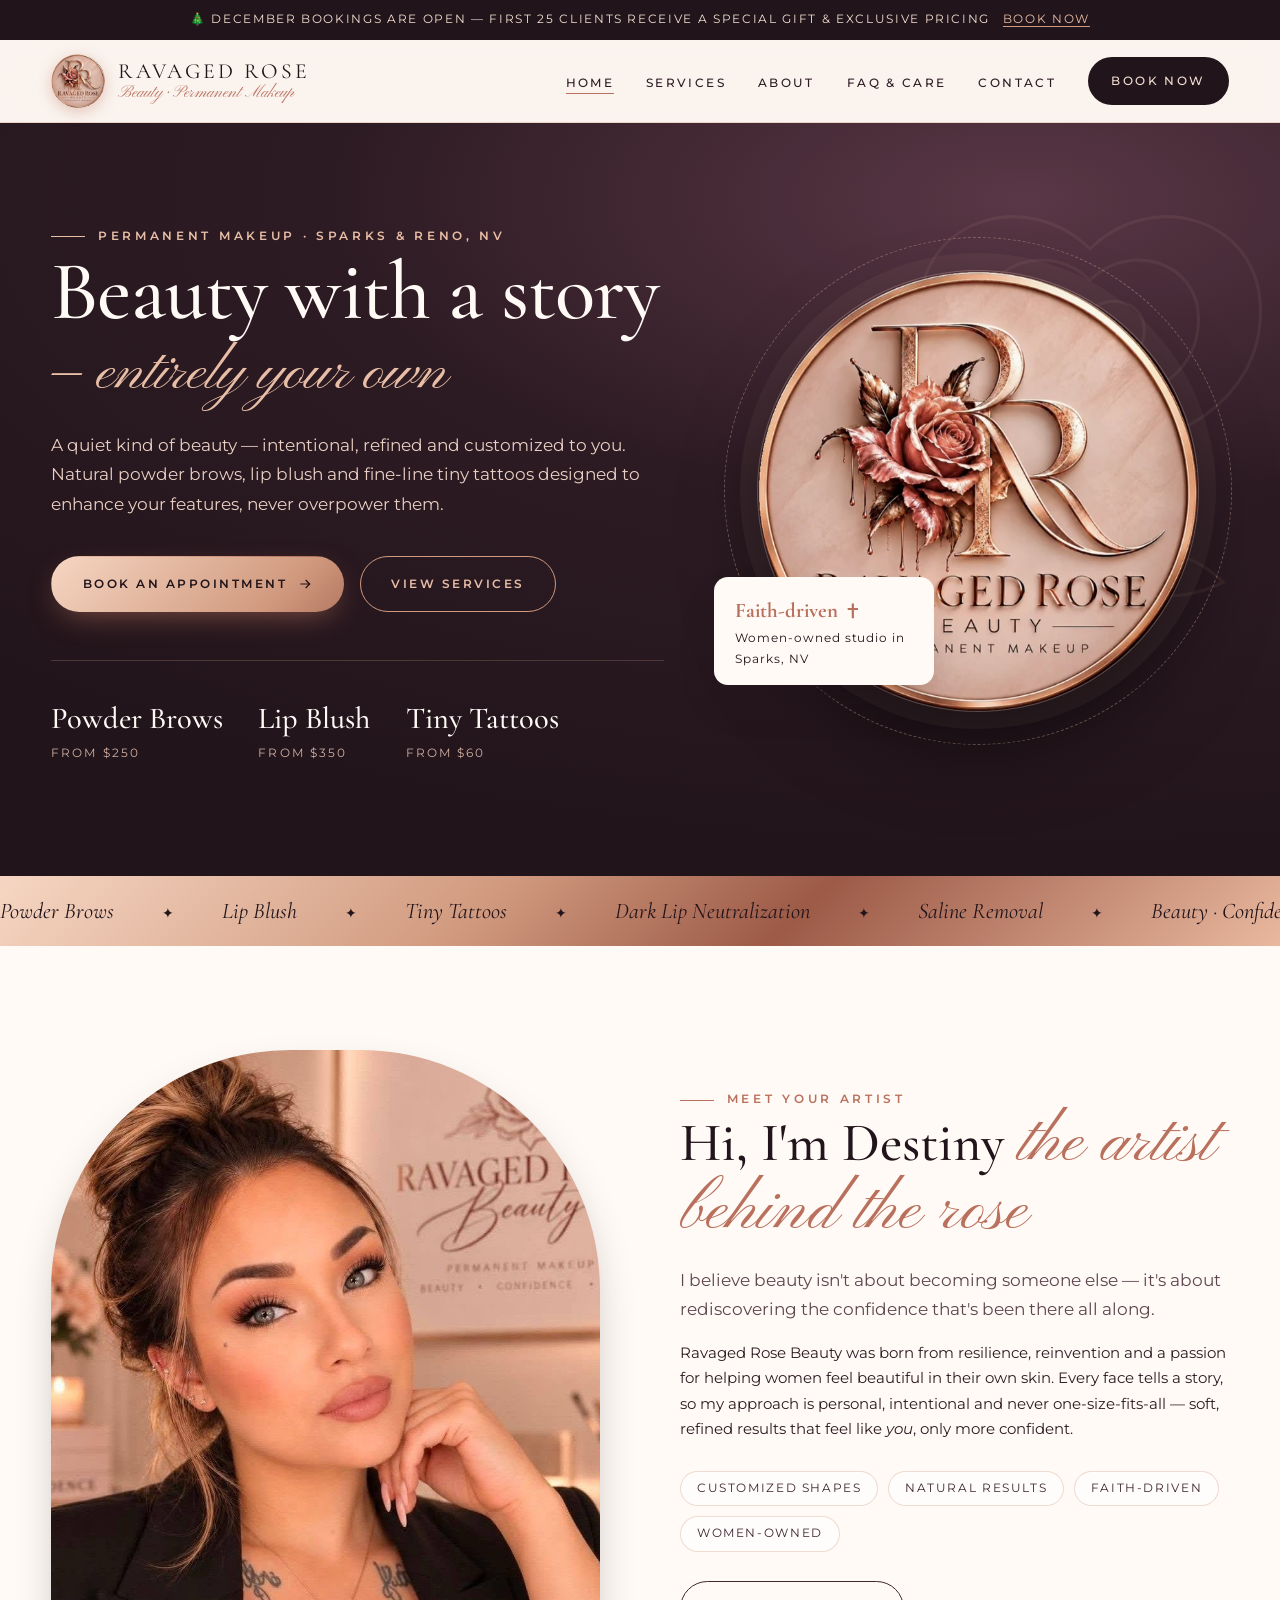
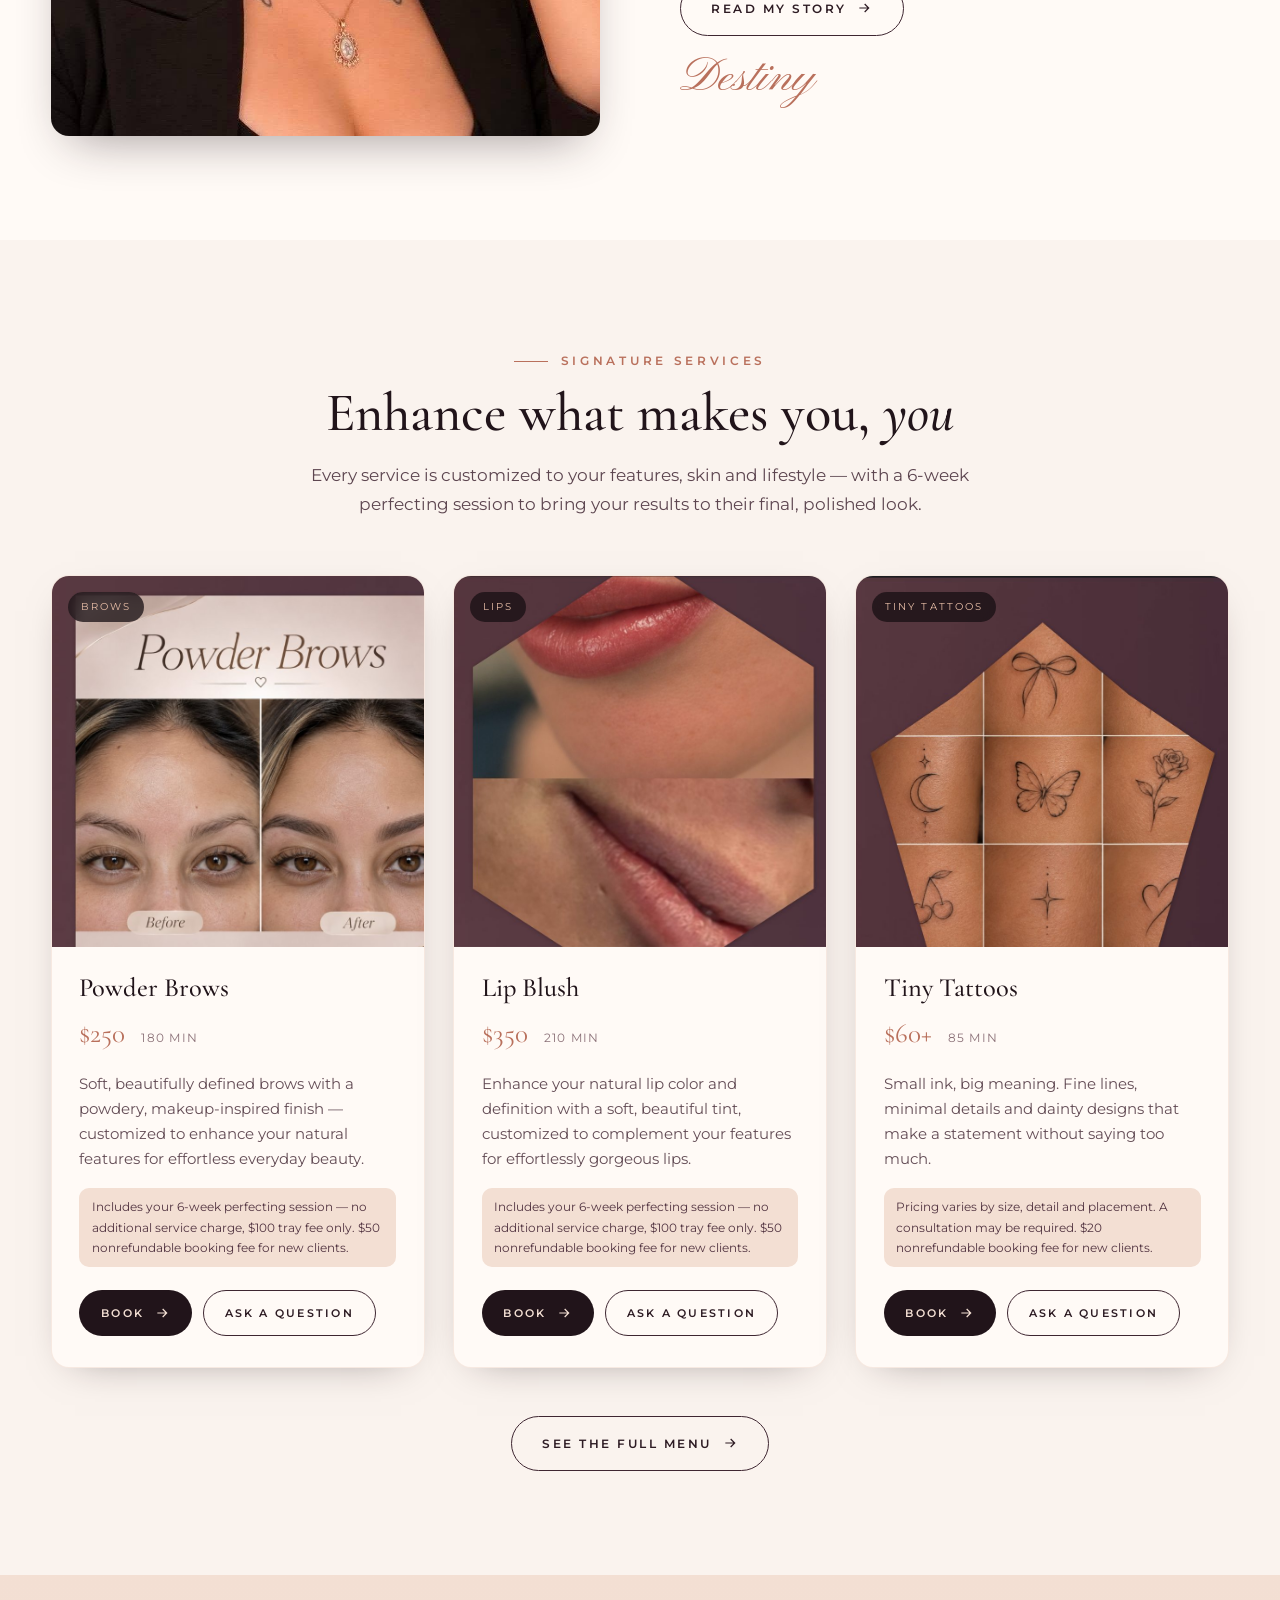
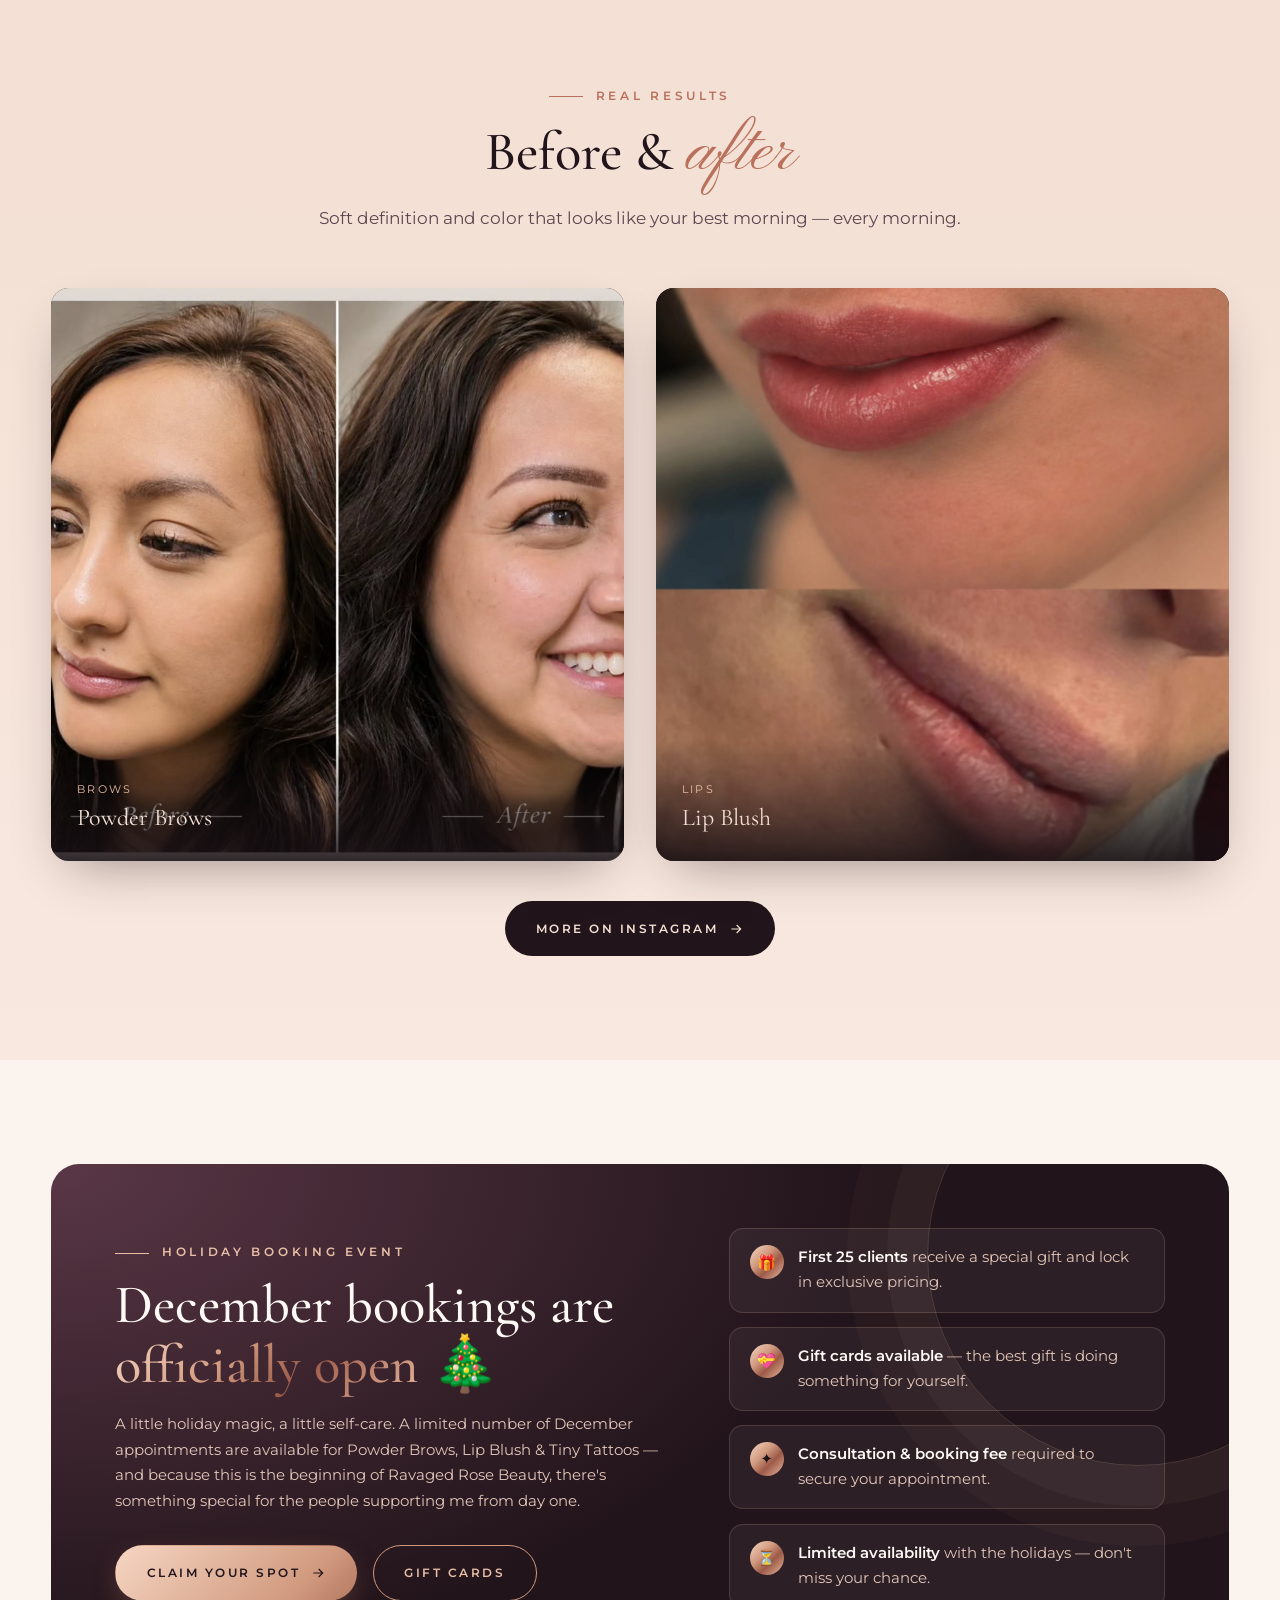
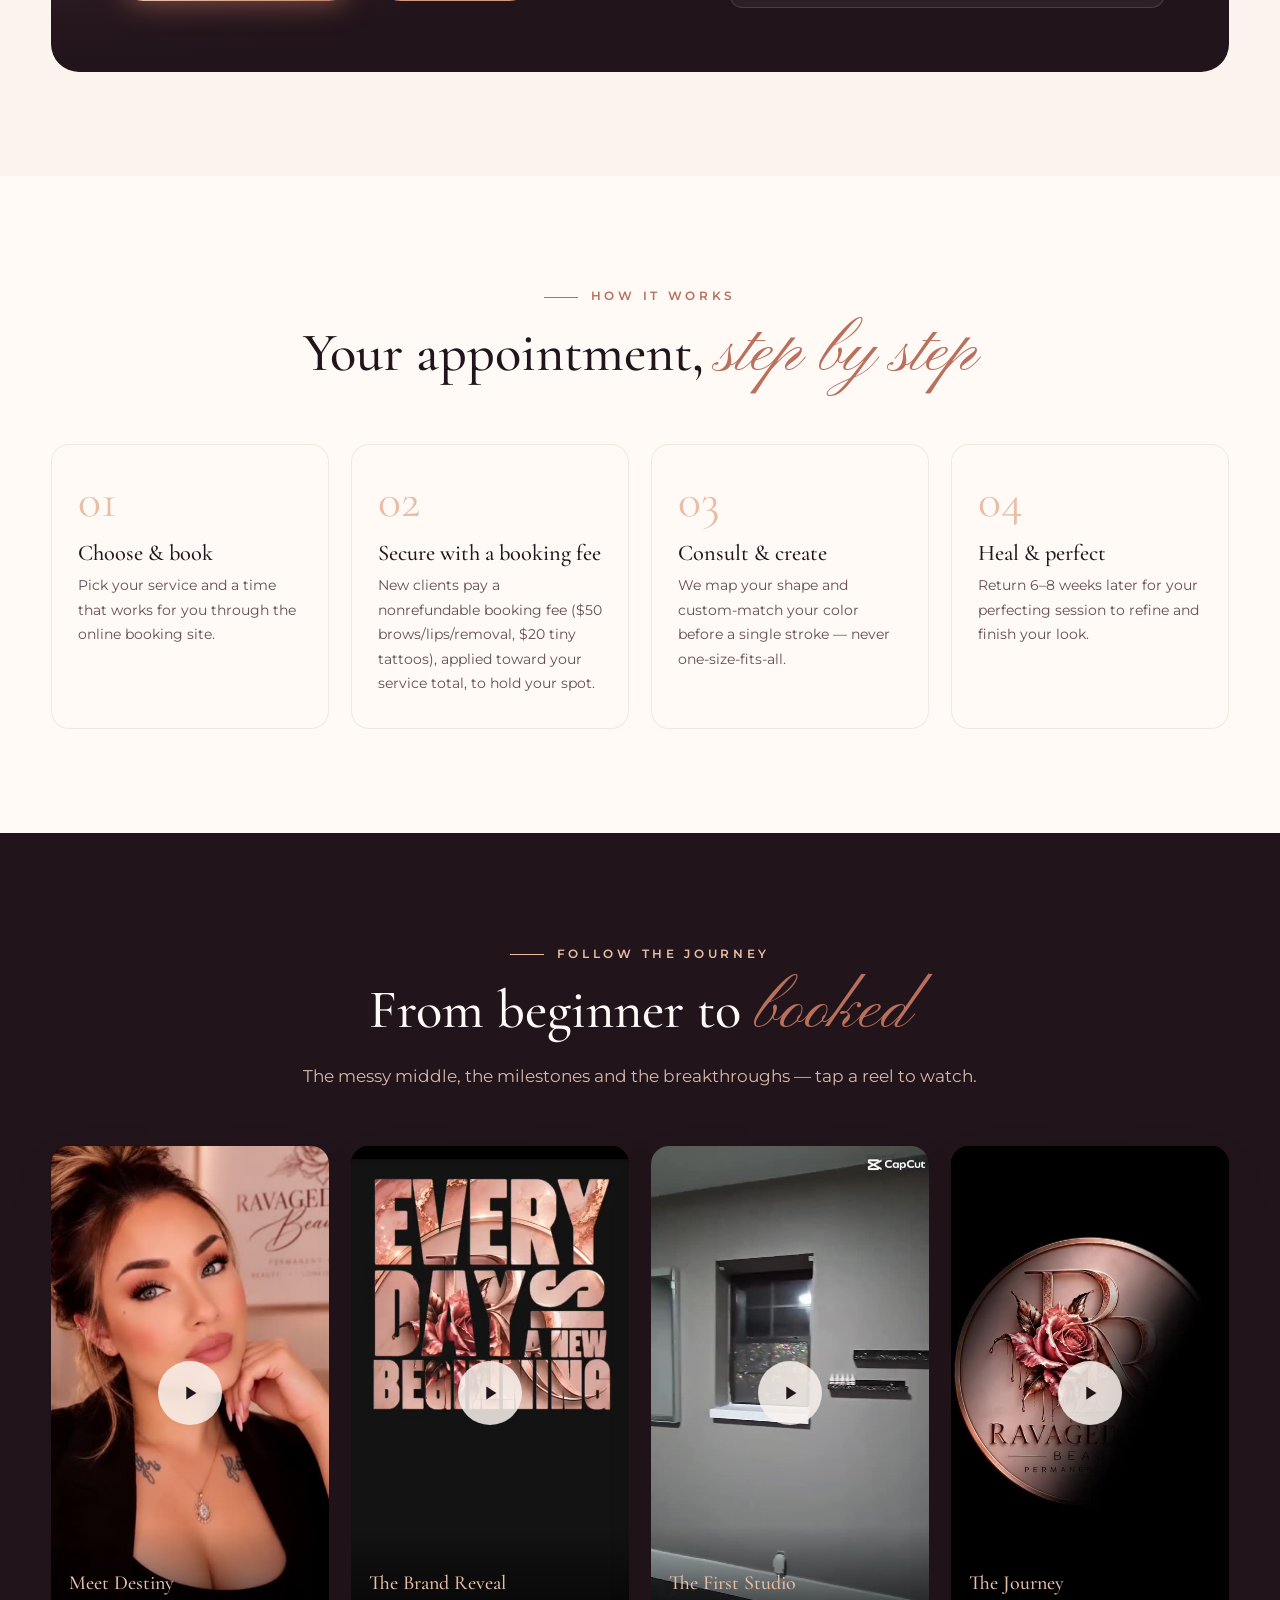
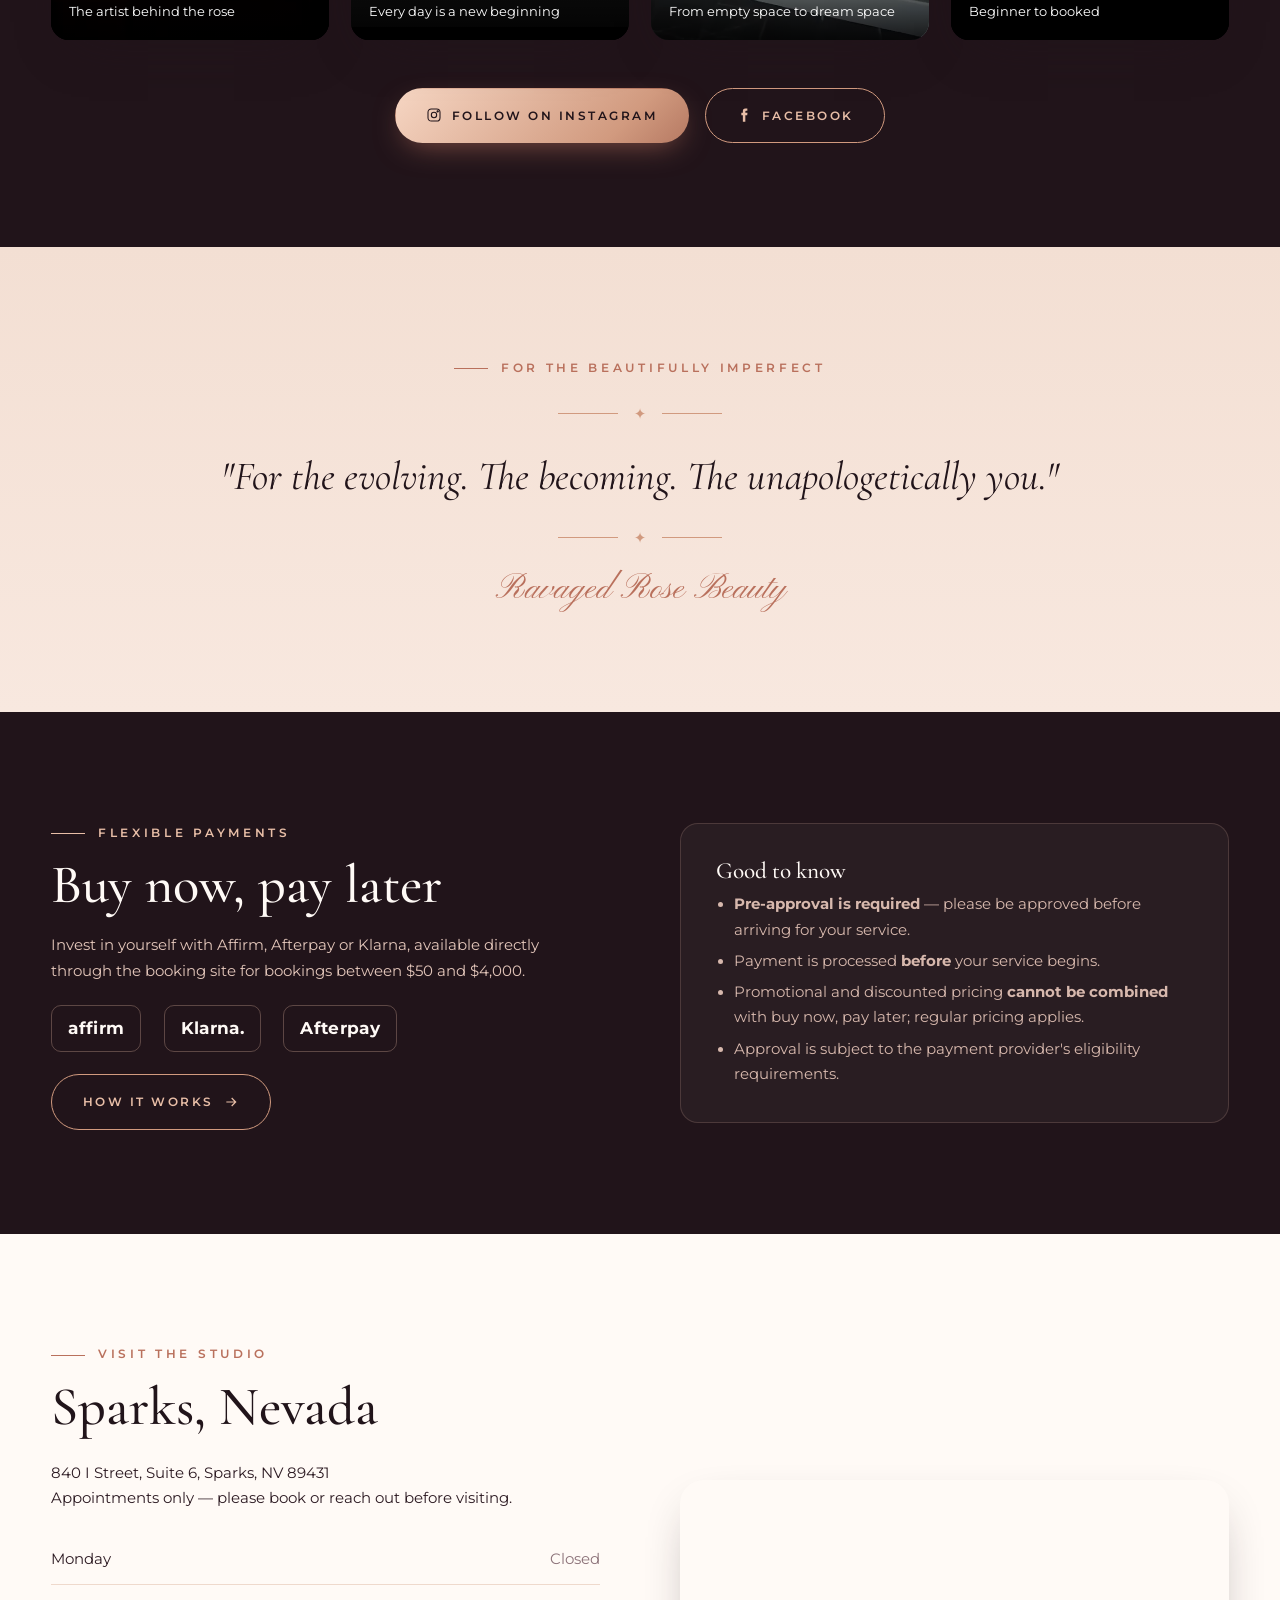
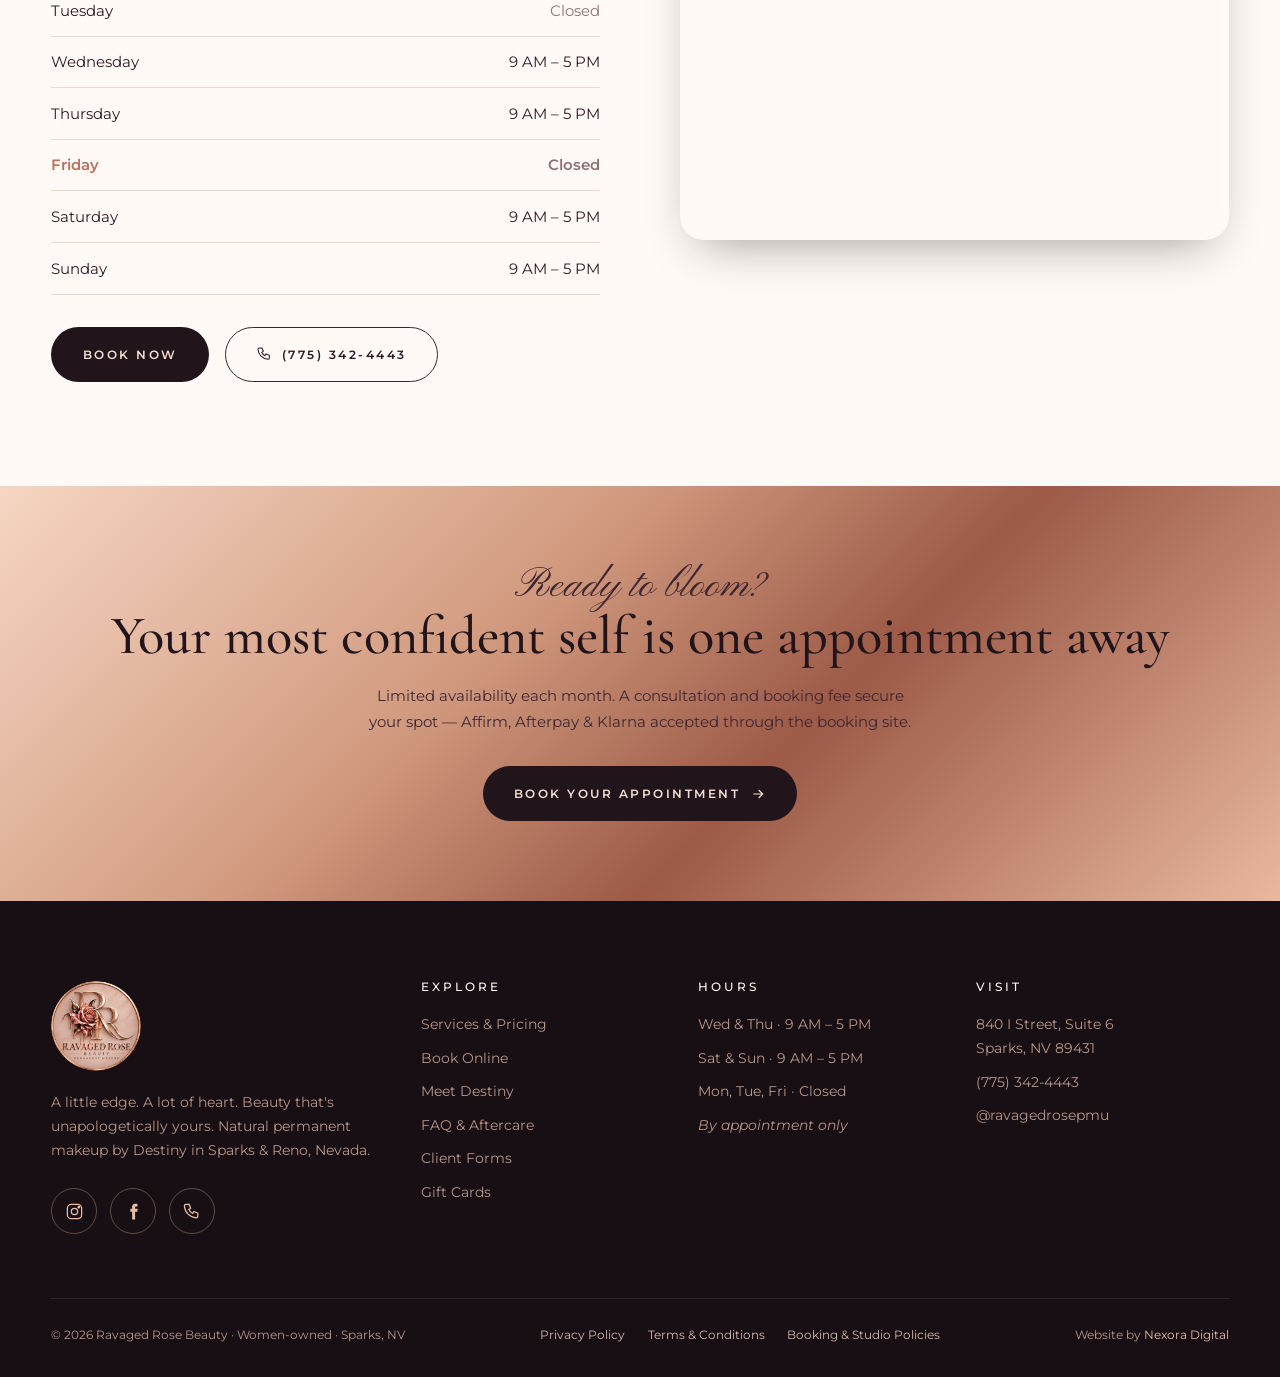
<file: index.html>
<!DOCTYPE html>
<html lang="en">
<head>
<meta charset="utf-8">
<meta name="viewport" content="width=device-width, initial-scale=1">
<title>Ravaged Rose Beauty | Permanent Makeup in Sparks & Reno, NV — Powder Brows & Lip Blush</title>
<meta name="description" content="Natural permanent makeup by Destiny in Sparks/Reno, NV. Powder brows, lip blush, dark lip neutralization, saline removal and tiny tattoos. Book online with a booking fee.">
<meta name="theme-color" content="#21141a">
<meta property="og:title" content="Ravaged Rose Beauty | Permanent Makeup in Sparks & Reno, NV — Powder Brows & Lip Blush">
<meta property="og:description" content="Natural permanent makeup by Destiny in Sparks/Reno, NV. Powder brows, lip blush, dark lip neutralization, saline removal and tiny tattoos. Book online with a booking fee.">
<meta property="og:image" content="/assets/img/logo.png">
<meta property="og:type" content="website">
<link rel="icon" type="image/png" href="/assets/img/favicon.png">
<link rel="apple-touch-icon" href="/assets/img/apple-touch-icon.png">
<link rel="preconnect" href="https://fonts.googleapis.com">
<link rel="preconnect" href="https://fonts.gstatic.com" crossorigin>
<link href="https://fonts.googleapis.com/css2?family=Cormorant+Garamond:ital,wght@0,400;0,500;0,600;1,400;1,500&family=Montserrat:wght@400;500;600&family=Pinyon+Script&display=swap" rel="stylesheet">
<link rel="stylesheet" href="/assets/css/style.css">
<script type="application/ld+json">
{"@context":"https://schema.org","@type":"BeautySalon","name":"Ravaged Rose Beauty","alternateName":"Ravaged Rose Permanent Makeup","description":"Permanent makeup studio in Sparks, NV — powder brows, lip blush, dark lip neutralization, saline removal and tiny tattoos.","image":"/assets/img/logo.png","telephone":"+1-775-342-4443","address":{"@type":"PostalAddress","streetAddress":"840 I Street, Suite 6","addressLocality":"Sparks","addressRegion":"NV","postalCode":"89431","addressCountry":"US"},"openingHoursSpecification":[{"@type":"OpeningHoursSpecification","dayOfWeek":["Wednesday","Thursday","Saturday","Sunday"],"opens":"09:00","closes":"17:00"}],"sameAs":["https://www.instagram.com/ravagedrosepmu/","https://www.facebook.com/profile.php?id=61595532761039"],"priceRange":"$$"}
</script>
</head>
<body>
<div class="promo-bar">🎄 December bookings are open<span class="hide-sm"> — first 25 clients receive a special gift &amp; exclusive pricing</span> <a href="/book">Book now</a></div>
<header class="site-header">
  <nav class="nav container" aria-label="Main">
    <a class="brand" href="/" aria-label="Ravaged Rose Beauty home">
      <img src="/assets/img/logo-sm.webp" alt="Ravaged Rose Beauty logo" width="54" height="54">
      <span class="brand-name">Ravaged Rose<small>Beauty · Permanent Makeup</small></span>
    </a>
    <ul class="nav-links">
      <li><a href="/" data-page="index">Home</a></li>
      <li><a href="/services" data-page="services">Services</a></li>
      <li><a href="/about" data-page="about">About</a></li>
      <li><a href="/faq" data-page="faq">FAQ &amp; Care</a></li>
      <li><a href="/contact" data-page="contact">Contact</a></li>
      <li><a class="btn btn-dark" href="/book" data-page="book">Book Now</a></li>
    </ul>
    <button class="menu-toggle" aria-label="Open menu" aria-expanded="false"><span></span><span></span><span></span></button>
  </nav>
</header>
<main>

<section class="hero">
  <div class="container hero-grid">
    <div class="reveal">
      <span class="eyebrow">Permanent Makeup · Sparks &amp; Reno, NV</span>
      <h1>Beauty with a story<span class="script">— entirely your own</span></h1>
      <p class="lead">A quiet kind of beauty — intentional, refined and customized to you. Natural powder brows, lip blush and fine-line tiny tattoos designed to enhance your features, never overpower them.</p>
      <div class="hero-ctas">
        <a class="btn btn-gold" href="/book">Book an appointment <svg viewBox="0 0 24 24" fill="none" stroke="currentColor" stroke-width="1.8"><path d="M5 12h14M13 6l6 6-6 6"/></svg></a>
        <a class="btn btn-ghost" href="/services">View services</a>
      </div>
      <div class="hero-meta">
        <div><strong>Powder Brows</strong>from $250</div>
        <div><strong>Lip Blush</strong>from $350</div>
        <div><strong>Tiny Tattoos</strong>from $60</div>
      </div>
    </div>
    <div class="hero-visual reveal d2">
      <div class="hero-ring"></div>
      <img class="hero-logo" src="/assets/img/logo.webp" alt="Ravaged Rose Beauty — Permanent Makeup" width="440" height="440">
      <div class="hero-badge"><strong>Faith-driven <svg class="cross" viewBox="0 0 24 24" aria-hidden="true"><path d="M10.5 2h3v6h5.5v3h-5.5v11h-3V11H5V8h5.5z" fill="currentColor"/></svg></strong>Women-owned studio in Sparks, NV</div>
    </div>
  </div>
</section>

<div class="marquee" aria-hidden="true"><div class="marquee-track">
  <span>Powder Brows</span><span>Lip Blush</span><span>Tiny Tattoos</span><span>Dark Lip Neutralization</span><span>Saline Removal</span><span>Beauty · Confidence · You</span>
  <span>Powder Brows</span><span>Lip Blush</span><span>Tiny Tattoos</span><span>Dark Lip Neutralization</span><span>Saline Removal</span><span>Beauty · Confidence · You</span>
</div></div>

<section class="bg-paper">
  <div class="container split">
    <div class="photo-frame reveal"><img src="/assets/img/destiny.jpg" alt="Destiny, permanent makeup artist and owner of Ravaged Rose Beauty" loading="lazy"></div>
    <div class="reveal d2">
      <span class="eyebrow">Meet your artist</span>
      <h2>Hi, I'm Destiny <span class="script">the artist behind the rose</span></h2>
      <p class="lead" style="margin-top:1.2rem">I believe beauty isn't about becoming someone else — it's about rediscovering the confidence that's been there all along.</p>
      <p style="margin-top:1rem">Ravaged Rose Beauty was born from resilience, reinvention and a passion for helping women feel beautiful in their own skin. Every face tells a story, so my approach is personal, intentional and never one-size-fits-all — soft, refined results that feel like <em>you</em>, only more confident.</p>
      <div class="pill-list"><span class="pill">Customized shapes</span><span class="pill">Natural results</span><span class="pill">Faith-driven</span><span class="pill">Women-owned</span></div>
      <a class="btn btn-outline" href="/about">Read my story <svg viewBox="0 0 24 24" fill="none" stroke="currentColor" stroke-width="1.8"><path d="M5 12h14M13 6l6 6-6 6"/></svg></a>
      <div class="signature">Destiny</div>
    </div>
  </div>
</section>

<section>
  <div class="container">
    <div class="section-head center reveal">
      <span class="eyebrow">Signature services</span>
      <h2>Enhance what makes you, <em>you</em></h2>
      <p class="lead">Every service is customized to your features, skin and lifestyle — with a 6-week perfecting session to bring your results to their final, polished look.</p>
    </div>
    <div class="svc-grid"><article class="svc-card reveal d0" data-cat="brows" id="powder-brows">
  <div class="svc-media"><img src="/assets/img/powder-brows.jpg" alt="Powder Brows — Ravaged Rose Beauty" loading="lazy"><span class="svc-tag">Brows</span></div>
  <div class="svc-body">
    <h3>Powder Brows</h3>
    <div class="svc-meta"><span class="price">$250</span><span>180 min</span></div>
    <p>Soft, beautifully defined brows with a powdery, makeup-inspired finish — customized to enhance your natural features for effortless everyday beauty.</p>
    <div class="svc-note">Includes your 6-week perfecting session — no additional service charge, $100 tray fee only. $50 nonrefundable booking fee for new clients.</div>
    <div class="svc-actions"><a class="btn btn-dark" href="/book">Book <svg viewBox="0 0 24 24" fill="none" stroke="currentColor" stroke-width="1.8"><path d="M5 12h14M13 6l6 6-6 6"/></svg></a><a class="btn btn-outline" href="/contact?service=powder-brows">Ask a question</a></div>
  </div>
</article><article class="svc-card reveal d1" data-cat="lips" id="lip-blush">
  <div class="svc-media"><img src="/assets/img/lip-blush.jpg" alt="Lip Blush — Ravaged Rose Beauty" loading="lazy"><span class="svc-tag">Lips</span></div>
  <div class="svc-body">
    <h3>Lip Blush</h3>
    <div class="svc-meta"><span class="price">$350</span><span>210 min</span></div>
    <p>Enhance your natural lip color and definition with a soft, beautiful tint, customized to complement your features for effortlessly gorgeous lips.</p>
    <div class="svc-note">Includes your 6-week perfecting session — no additional service charge, $100 tray fee only. $50 nonrefundable booking fee for new clients.</div>
    <div class="svc-actions"><a class="btn btn-dark" href="/book">Book <svg viewBox="0 0 24 24" fill="none" stroke="currentColor" stroke-width="1.8"><path d="M5 12h14M13 6l6 6-6 6"/></svg></a><a class="btn btn-outline" href="/contact?service=lip-blush">Ask a question</a></div>
  </div>
</article><article class="svc-card reveal d2" data-cat="tattoos" id="tiny-tattoos">
  <div class="svc-media"><img src="/assets/img/tiny-tattoos.jpg" alt="Tiny Tattoos — Ravaged Rose Beauty" loading="lazy"><span class="svc-tag">Tiny Tattoos</span></div>
  <div class="svc-body">
    <h3>Tiny Tattoos</h3>
    <div class="svc-meta"><span class="price">$60+</span><span>85 min</span></div>
    <p>Small ink, big meaning. Fine lines, minimal details and dainty designs that make a statement without saying too much.</p>
    <div class="svc-note">Pricing varies by size, detail and placement. A consultation may be required. $20 nonrefundable booking fee for new clients.</div>
    <div class="svc-actions"><a class="btn btn-dark" href="/book">Book <svg viewBox="0 0 24 24" fill="none" stroke="currentColor" stroke-width="1.8"><path d="M5 12h14M13 6l6 6-6 6"/></svg></a><a class="btn btn-outline" href="/contact?service=tiny-tattoos">Ask a question</a></div>
  </div>
</article></div>
    <div class="center" style="margin-top:3rem"><a class="btn btn-outline" href="/services">See the full menu <svg viewBox="0 0 24 24" fill="none" stroke="currentColor" stroke-width="1.8"><path d="M5 12h14M13 6l6 6-6 6"/></svg></a></div>
  </div>
</section>

<section class="bg-blush">
  <div class="container">
    <div class="section-head center reveal">
      <span class="eyebrow">Real results</span>
      <h2>Before &amp; <span class="script">after</span></h2>
      <p class="lead">Soft definition and color that looks like your best morning — every morning.</p>
    </div>
    <div class="ba-grid">
      <figure class="ba-card reveal"><img src="/assets/img/brows-before-after.jpg" alt="Powder brows before and after" loading="lazy"><figcaption><small>Brows</small>Powder Brows</figcaption></figure>
      <figure class="ba-card reveal d2"><img src="/assets/img/lips-before-after.jpg" alt="Lip blush before and after" loading="lazy"><figcaption><small>Lips</small>Lip Blush</figcaption></figure>
    </div>
    <div class="center" style="margin-top:2.5rem"><a class="btn btn-dark" data-link="INSTAGRAM" href="#">More on Instagram <svg viewBox="0 0 24 24" fill="none" stroke="currentColor" stroke-width="1.8"><path d="M5 12h14M13 6l6 6-6 6"/></svg></a></div>
  </div>
</section>

<section>
  <div class="container">
    <div class="promo reveal">
      <div style="position:relative;z-index:1">
        <span class="eyebrow" style="color:var(--rose-light)">Holiday booking event</span>
        <h2 style="margin:.8rem 0 1rem">December bookings are <span class="gold-text">officially open</span> 🎄</h2>
        <p>A little holiday magic, a little self-care. A limited number of December appointments are available for Powder Brows, Lip Blush &amp; Tiny Tattoos — and because this is the beginning of Ravaged Rose Beauty, there's something special for the people supporting me from day one.</p>
        <div class="hero-ctas" style="margin-top:2rem"><a class="btn btn-gold" href="/book">Claim your spot <svg viewBox="0 0 24 24" fill="none" stroke="currentColor" stroke-width="1.8"><path d="M5 12h14M13 6l6 6-6 6"/></svg></a><a class="btn btn-ghost" data-link="GIFT_CARD_URL" href="#">Gift cards</a></div>
      </div>
      <ul class="promo-list">
        <li><span class="ico">🎁</span><div><b>First 25 clients</b> receive a special gift and lock in exclusive pricing.</div></li>
        <li><span class="ico">💝</span><div><b>Gift cards available</b> — the best gift is doing something for yourself.</div></li>
        <li><span class="ico">✦</span><div><b>Consultation &amp; booking fee</b> required to secure your appointment.</div></li>
        <li><span class="ico">⏳</span><div><b>Limited availability</b> with the holidays — don't miss your chance.</div></li>
      </ul>
    </div>
  </div>
</section>

<section class="bg-paper">
  <div class="container">
    <div class="section-head center reveal">
      <span class="eyebrow">How it works</span>
      <h2>Your appointment, <span class="script">step by step</span></h2>
    </div>
    <div class="steps">
      <div class="step reveal"><h3>Choose &amp; book</h3><p>Pick your service and a time that works for you through the online booking site.</p></div>
      <div class="step reveal d1"><h3>Secure with a booking fee</h3><p>New clients pay a nonrefundable booking fee ($50 brows/lips/removal, $20 tiny tattoos), applied toward your service total, to hold your spot.</p></div>
      <div class="step reveal d2"><h3>Consult &amp; create</h3><p>We map your shape and custom-match your color before a single stroke — never one-size-fits-all.</p></div>
      <div class="step reveal d3"><h3>Heal &amp; perfect</h3><p>Return 6–8 weeks later for your perfecting session to refine and finish your look.</p></div>
    </div>
  </div>
</section>

<section class="bg-dark">
  <div class="container">
    <div class="section-head center reveal">
      <span class="eyebrow" style="color:var(--rose-light)">Follow the journey</span>
      <h2>From beginner to <span class="script">booked</span></h2>
      <p class="lead" style="color:#d7b8ad">The messy middle, the milestones and the breakthroughs — tap a reel to watch.</p>
    </div>
    <div class="reels"><div class="reel reveal d0" role="button" tabindex="0" aria-label="Play video: Meet Destiny">
  <video src="/assets/video/meet-destiny.mp4" poster="/assets/img/meet-destiny-poster.jpg" playsinline preload="metadata"></video>
  <span class="play"><svg width="22" height="22" viewBox="0 0 24 24" fill="currentColor"><path d="M8 5v14l11-7z"/></svg></span>
  <div class="reel-cap"><b>Meet Destiny</b>The artist behind the rose</div>
</div>
<div class="reel reveal d1" role="button" tabindex="0" aria-label="Play video: The Brand Reveal">
  <video src="/assets/video/brand-reveal.mp4" poster="/assets/img/brand-reveal-poster.jpg" playsinline preload="metadata"></video>
  <span class="play"><svg width="22" height="22" viewBox="0 0 24 24" fill="currentColor"><path d="M8 5v14l11-7z"/></svg></span>
  <div class="reel-cap"><b>The Brand Reveal</b>Every day is a new beginning</div>
</div>
<div class="reel reveal d2" role="button" tabindex="0" aria-label="Play video: The First Studio">
  <video src="/assets/video/first-studio.mp4" poster="/assets/img/first-studio-poster.jpg" playsinline preload="metadata"></video>
  <span class="play"><svg width="22" height="22" viewBox="0 0 24 24" fill="currentColor"><path d="M8 5v14l11-7z"/></svg></span>
  <div class="reel-cap"><b>The First Studio</b>From empty space to dream space</div>
</div>
<div class="reel reveal d0" role="button" tabindex="0" aria-label="Play video: The Journey">
  <video src="/assets/video/the-journey.mp4" poster="/assets/img/the-journey-poster.jpg" playsinline preload="metadata"></video>
  <span class="play"><svg width="22" height="22" viewBox="0 0 24 24" fill="currentColor"><path d="M8 5v14l11-7z"/></svg></span>
  <div class="reel-cap"><b>The Journey</b>Beginner to booked</div>
</div></div>
    <div class="center" style="margin-top:3rem;display:flex;gap:1rem;justify-content:center;flex-wrap:wrap">
      <a class="btn btn-gold" data-link="INSTAGRAM" href="#"><svg viewBox="0 0 24 24" fill="none" stroke="currentColor" stroke-width="1.6"><rect x="3" y="3" width="18" height="18" rx="5"/><circle cx="12" cy="12" r="4"/><circle cx="17.5" cy="6.5" r="1" fill="currentColor"/></svg> Follow on Instagram</a>
      <a class="btn btn-ghost" data-link="FACEBOOK" href="#"><svg viewBox="0 0 24 24" fill="currentColor"><path d="M14 8.5V6.8c0-.8.5-1 1-1h2V2.2h-2.8C11 2.2 10.3 4.4 10.3 6v2.5H8v3.7h2.3V22H14v-9.8h2.8l.4-3.7H14z"/></svg> Facebook</a>
    </div>
  </div>
</section>

<section class="bg-blush">
  <div class="container center reveal">
    <span class="eyebrow">For the beautifully imperfect</span>
    <div class="divider">✦</div>
    <p class="quote">"For the evolving. The becoming. The unapologetically you."</p>
    <div class="divider">✦</div>
    <p class="script" style="font-size:2.2rem">Ravaged Rose Beauty</p>
  </div>
</section>

<section class="bg-dark">
  <div class="container split">
    <div class="reveal">
      <span class="eyebrow" style="color:var(--rose-light)">Flexible payments</span>
      <h2 style="margin:.8rem 0 1rem">Buy now, pay later</h2>
      <p>Invest in yourself with Affirm, Afterpay or Klarna, available directly through the booking site for bookings between $50 and $4,000.</p>
      <div class="bnpl-logos"><span>affirm</span><span>Klarna.</span><span>Afterpay</span></div>
      <a class="btn btn-ghost" data-link="BNPL_INFO_URL" href="#">How it works <svg viewBox="0 0 24 24" fill="none" stroke="currentColor" stroke-width="1.8"><path d="M5 12h14M13 6l6 6-6 6"/></svg></a>
    </div>
    <div class="info-card reveal d2">
      <h3 style="margin-top:0">Good to know</h3>
      <ul>
        <li><b>Pre-approval is required</b> — please be approved before arriving for your service.</li>
        <li>Payment is processed <b>before</b> your service begins.</li>
        <li>Promotional and discounted pricing <b>cannot be combined</b> with buy now, pay later; regular pricing applies.</li>
        <li>Approval is subject to the payment provider's eligibility requirements.</li>
      </ul>
    </div>
  </div>
</section>

<section class="bg-paper">
  <div class="container split">
    <div class="reveal">
      <span class="eyebrow">Visit the studio</span>
      <h2 style="margin:.8rem 0 1.4rem">Sparks, Nevada</h2>
      <p style="margin-bottom:1.5rem"><a data-link="MAPS_URL" href="#">840 I Street, Suite 6, Sparks, NV 89431</a><br>Appointments only — please book or reach out before visiting.</p>
      <ul class="hours">
  <li class="closed" data-day="Monday"><span>Monday</span><span>Closed</span></li>
  <li class="closed" data-day="Tuesday"><span>Tuesday</span><span>Closed</span></li>
  <li data-day="Wednesday"><span>Wednesday</span><span>9 AM – 5 PM</span></li>
  <li data-day="Thursday"><span>Thursday</span><span>9 AM – 5 PM</span></li>
  <li class="closed" data-day="Friday"><span>Friday</span><span>Closed</span></li>
  <li data-day="Saturday"><span>Saturday</span><span>9 AM – 5 PM</span></li>
  <li data-day="Sunday"><span>Sunday</span><span>9 AM – 5 PM</span></li>
</ul>
      <div class="hero-ctas" style="margin-top:2rem"><a class="btn btn-dark" href="/book">Book now</a><a class="btn btn-outline" data-phone href="tel:+17753424443"><svg viewBox="0 0 24 24" fill="none" stroke="currentColor" stroke-width="1.6"><path d="M5 3h4l2 5-2.5 1.5a11 11 0 005 5L15 12l5 2v4a2 2 0 01-2 2A16 16 0 013 5a2 2 0 012-2"/></svg> (775) 342-4443</a></div>
    </div>
    <iframe class="map reveal d2" title="Map to Ravaged Rose Beauty" loading="lazy" src="https://maps.google.com/maps?q=840%20I%20Street%20Suite%206%2C%20Sparks%2C%20NV%2089431&z=15&output=embed"></iframe>
  </div>
</section>
<section class="cta-band">
  <div class="container reveal">
    <span class="script" style="font-size:2.6rem;color:var(--plum-700)">Ready to bloom?</span>
    <h2>Your most confident self is one appointment away</h2>
    <p>Limited availability each month. A consultation and booking fee secure your spot — Affirm, Afterpay &amp; Klarna accepted through the booking site.</p>
    <a class="btn btn-dark" href="/book">Book your appointment <svg viewBox="0 0 24 24" fill="none" stroke="currentColor" stroke-width="1.8"><path d="M5 12h14M13 6l6 6-6 6"/></svg></a>
  </div>
</section>
</main>
<footer class="site-footer">
  <div class="container foot-grid">
    <div class="foot-brand">
      <img src="/assets/img/logo-sm.webp" alt="Ravaged Rose Beauty" width="90" height="90" loading="lazy">
      <p>A little edge. A lot of heart. Beauty that's unapologetically yours. Natural permanent makeup by Destiny in Sparks &amp; Reno, Nevada.</p>
      <div class="socials">
        <a data-link="INSTAGRAM" href="https://www.instagram.com/ravagedrosepmu/" aria-label="Instagram"><svg viewBox="0 0 24 24" fill="none" stroke="currentColor" stroke-width="1.6"><rect x="3" y="3" width="18" height="18" rx="5"/><circle cx="12" cy="12" r="4"/><circle cx="17.5" cy="6.5" r="1" fill="currentColor"/></svg></a>
        <a data-link="FACEBOOK" href="https://www.facebook.com/profile.php?id=61595532761039" aria-label="Facebook"><svg viewBox="0 0 24 24" fill="currentColor"><path d="M14 8.5V6.8c0-.8.5-1 1-1h2V2.2h-2.8C11 2.2 10.3 4.4 10.3 6v2.5H8v3.7h2.3V22H14v-9.8h2.8l.4-3.7H14z"/></svg></a>
        <a data-phone href="tel:+17753424443" aria-label="Call"><svg viewBox="0 0 24 24" fill="none" stroke="currentColor" stroke-width="1.6"><path d="M5 3h4l2 5-2.5 1.5a11 11 0 005 5L15 12l5 2v4a2 2 0 01-2 2A16 16 0 013 5a2 2 0 012-2"/></svg></a>
      </div>
    </div>
    <div>
      <h4>Explore</h4>
      <ul>
        <li><a href="/services">Services &amp; Pricing</a></li>
        <li><a href="/book">Book Online</a></li>
        <li><a href="/about">Meet Destiny</a></li>
        <li><a href="/faq">FAQ &amp; Aftercare</a></li>
        <li><a href="/forms">Client Forms</a></li>
        <li><a data-link="GIFT_CARD_URL" href="#">Gift Cards</a></li>
      </ul>
    </div>
    <div>
      <h4>Hours</h4>
      <ul>
        <li>Wed &amp; Thu · 9 AM – 5 PM</li>
        <li>Sat &amp; Sun · 9 AM – 5 PM</li>
        <li>Mon, Tue, Fri · Closed</li>
        <li><em>By appointment only</em></li>
      </ul>
    </div>
    <div>
      <h4>Visit</h4>
      <ul>
        <li><a data-link="MAPS_URL" href="#">840 I Street, Suite 6<br>Sparks, NV 89431</a></li>
        <li><a data-phone href="tel:+17753424443">(775) 342-4443</a></li>
        <li><a data-link="INSTAGRAM" href="#">@ravagedrosepmu</a></li>
      </ul>
    </div>
  </div>
  <div class="container foot-bottom">
    <span>© <span data-year>2026</span> Ravaged Rose Beauty · Women-owned · Sparks, NV</span>
    <nav class="foot-legal" aria-label="Legal"><a href="/privacy">Privacy Policy</a><a href="/terms">Terms &amp; Conditions</a><a href="/policies">Booking &amp; Studio Policies</a></nav>
    <span>Website by <a href="https://www.nexoradigital.live" target="_blank" rel="noopener">Nexora Digital</a></span>
  </div>
</footer>
<a class="btn btn-gold float-book" href="/book">Book Now</a>
<script src="/assets/js/config.js"></script>
<script src="/assets/js/main.js"></script>
</body>
</html>
</file>
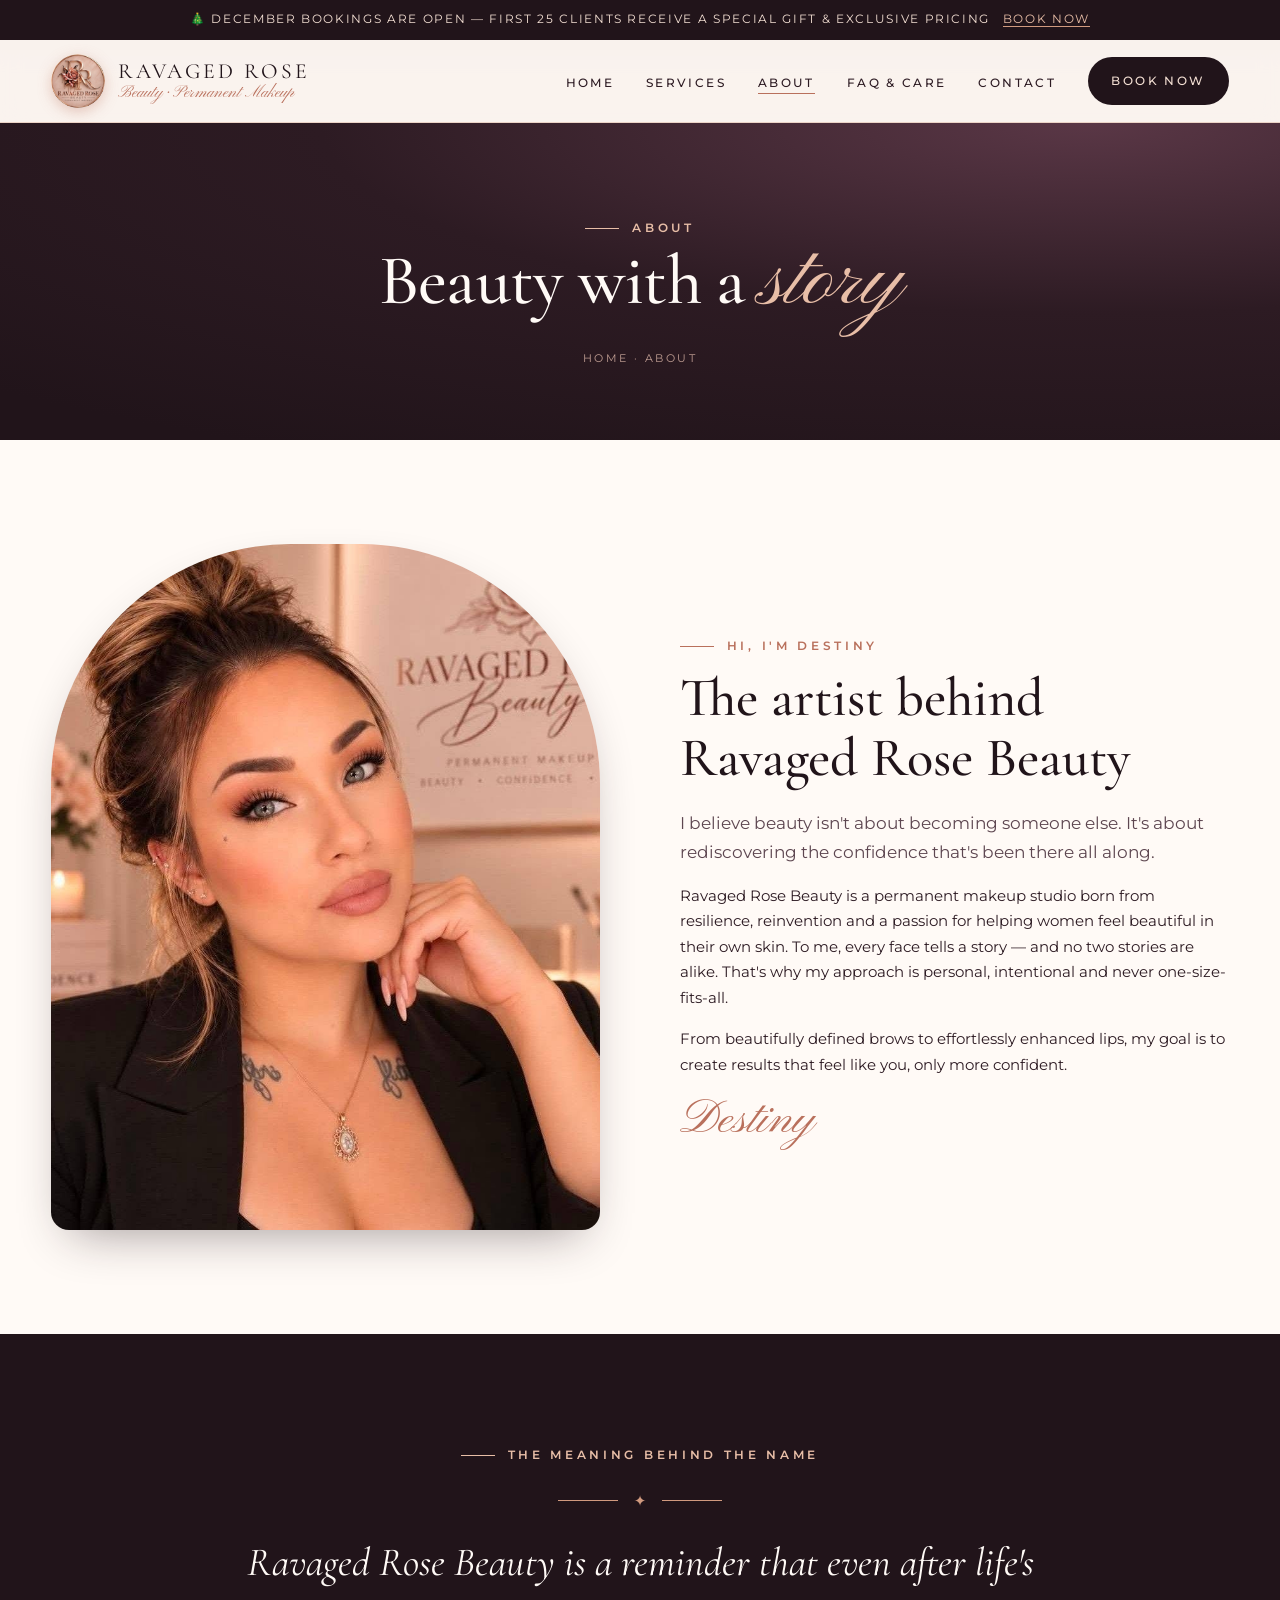
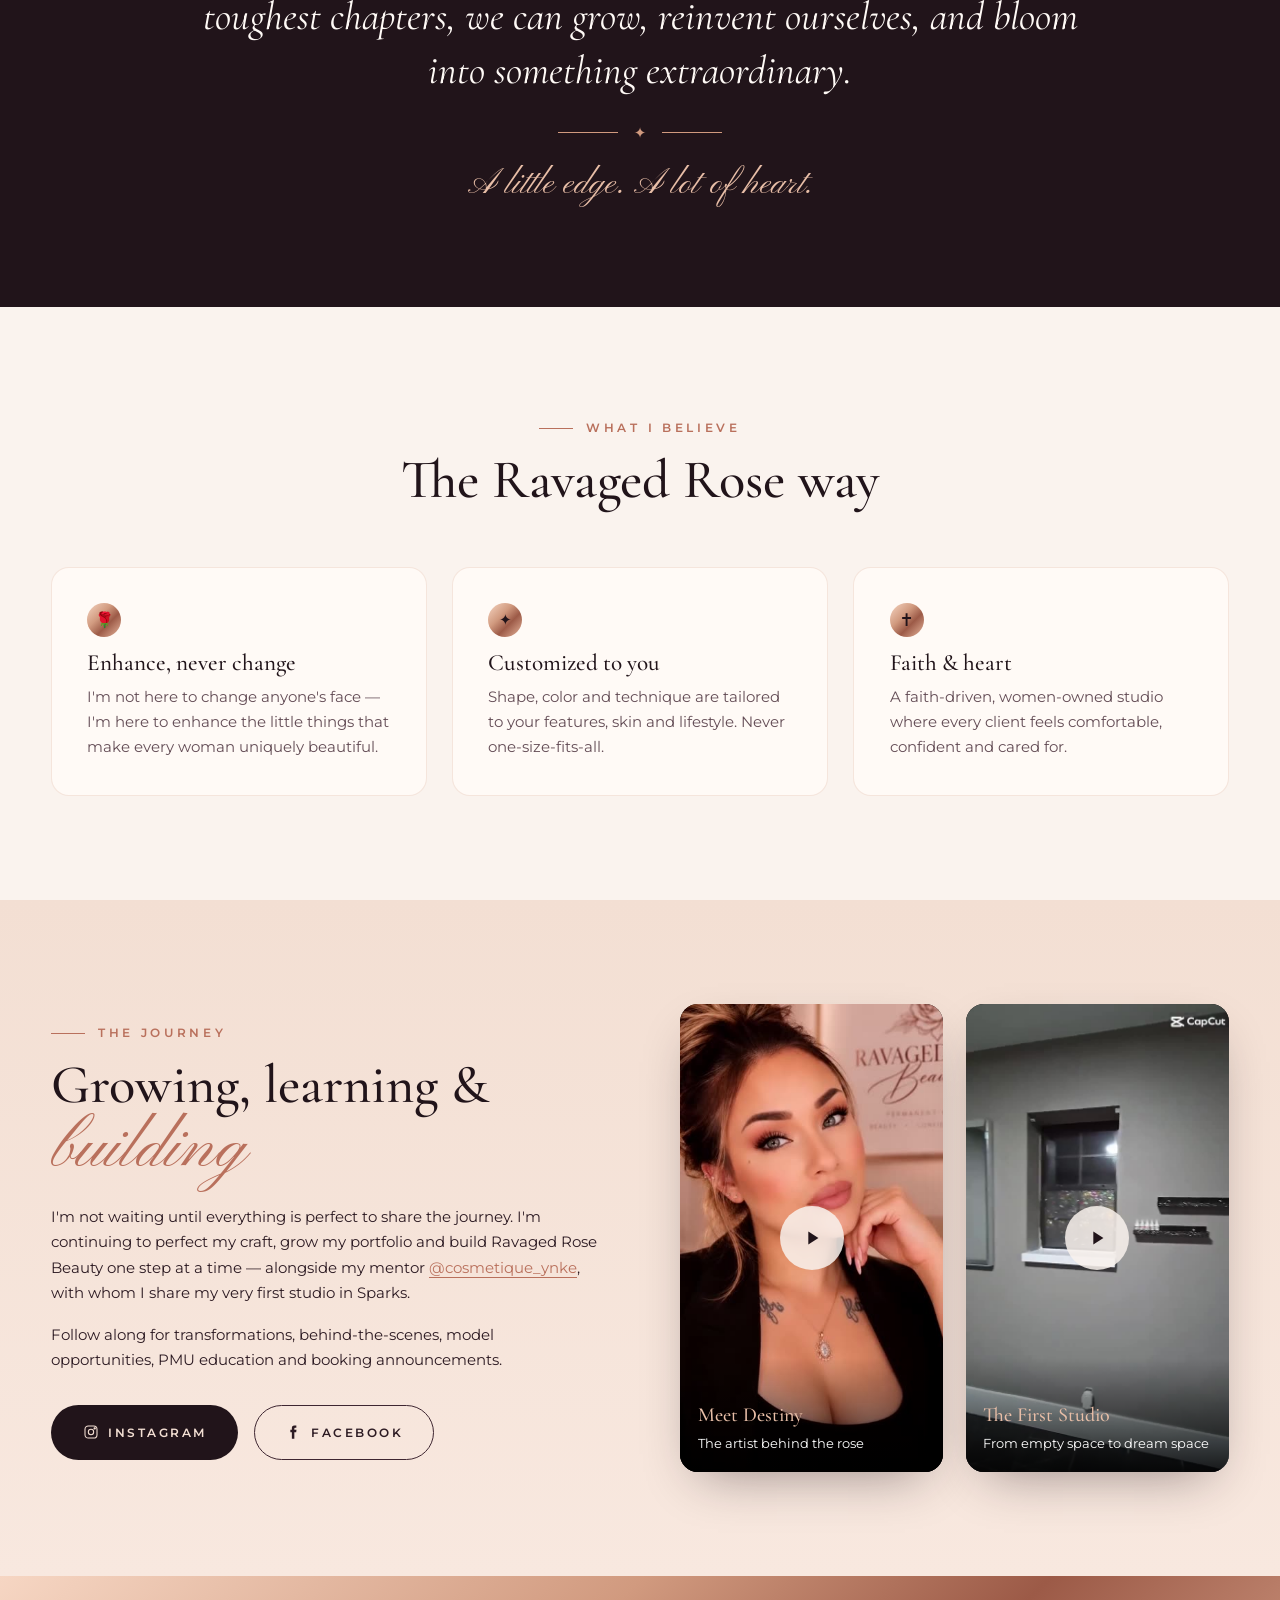
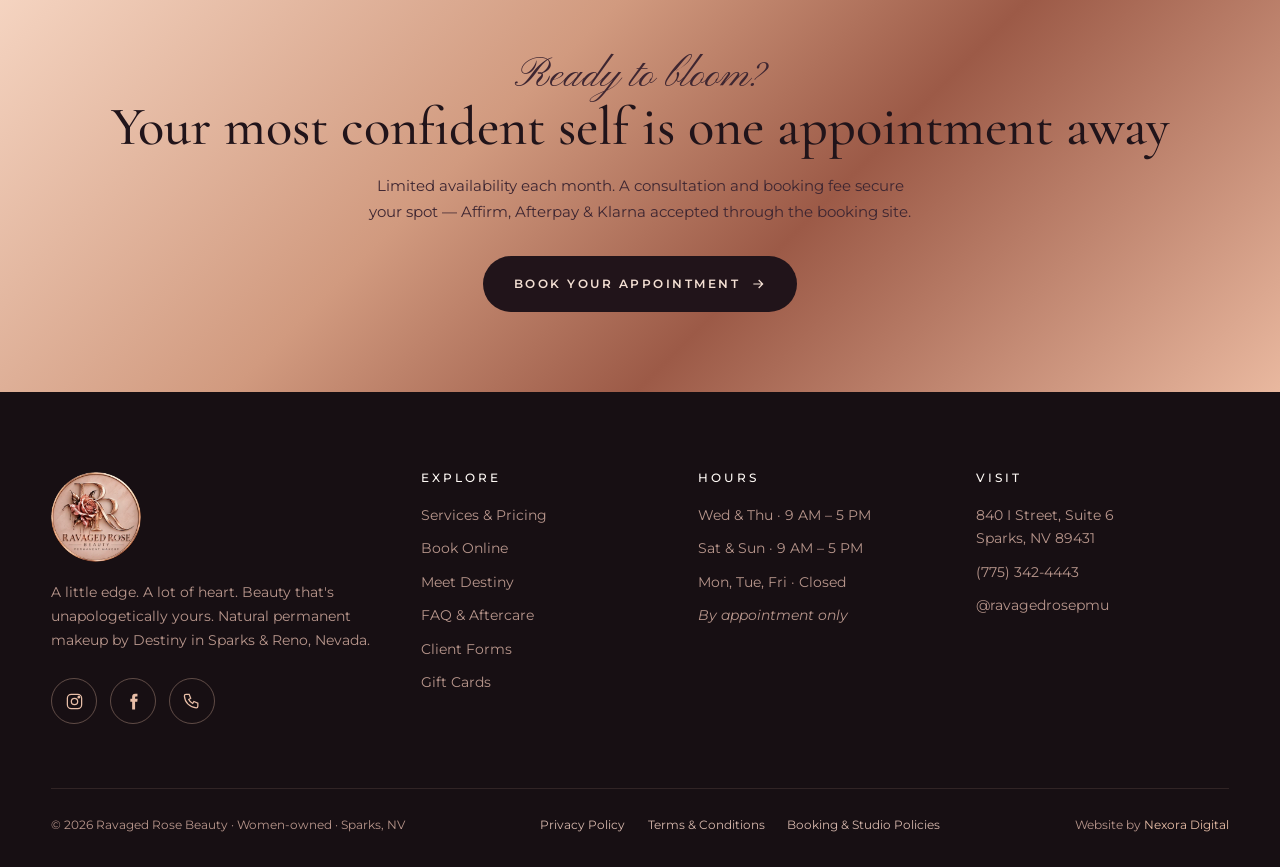
<file: about.html>
<!DOCTYPE html>
<html lang="en">
<head>
<meta charset="utf-8">
<meta name="viewport" content="width=device-width, initial-scale=1">
<title>About Destiny | Ravaged Rose Beauty — Reno PMU Artist</title>
<meta name="description" content="Meet Destiny, the faith-driven permanent makeup artist behind Ravaged Rose Beauty in Sparks & Reno, Nevada.">
<meta name="theme-color" content="#21141a">
<meta property="og:title" content="About Destiny | Ravaged Rose Beauty — Reno PMU Artist">
<meta property="og:description" content="Meet Destiny, the faith-driven permanent makeup artist behind Ravaged Rose Beauty in Sparks & Reno, Nevada.">
<meta property="og:image" content="/assets/img/logo.png">
<meta property="og:type" content="website">
<link rel="icon" type="image/png" href="/assets/img/favicon.png">
<link rel="apple-touch-icon" href="/assets/img/apple-touch-icon.png">
<link rel="preconnect" href="https://fonts.googleapis.com">
<link rel="preconnect" href="https://fonts.gstatic.com" crossorigin>
<link href="https://fonts.googleapis.com/css2?family=Cormorant+Garamond:ital,wght@0,400;0,500;0,600;1,400;1,500&family=Montserrat:wght@400;500;600&family=Pinyon+Script&display=swap" rel="stylesheet">
<link rel="stylesheet" href="/assets/css/style.css">

</head>
<body>
<div class="promo-bar">🎄 December bookings are open<span class="hide-sm"> — first 25 clients receive a special gift &amp; exclusive pricing</span> <a href="/book">Book now</a></div>
<header class="site-header">
  <nav class="nav container" aria-label="Main">
    <a class="brand" href="/" aria-label="Ravaged Rose Beauty home">
      <img src="/assets/img/logo-sm.webp" alt="Ravaged Rose Beauty logo" width="54" height="54">
      <span class="brand-name">Ravaged Rose<small>Beauty · Permanent Makeup</small></span>
    </a>
    <ul class="nav-links">
      <li><a href="/" data-page="index">Home</a></li>
      <li><a href="/services" data-page="services">Services</a></li>
      <li><a href="/about" data-page="about">About</a></li>
      <li><a href="/faq" data-page="faq">FAQ &amp; Care</a></li>
      <li><a href="/contact" data-page="contact">Contact</a></li>
      <li><a class="btn btn-dark" href="/book" data-page="book">Book Now</a></li>
    </ul>
    <button class="menu-toggle" aria-label="Open menu" aria-expanded="false"><span></span><span></span><span></span></button>
  </nav>
</header>
<main>

<section class="page-hero">
  <div class="container reveal">
    <span class="eyebrow">About</span>
    <h1>Beauty with a <span class="script" style="color:var(--rose-light)">story</span></h1>
    <p class="crumbs">Home · About</p>
  </div>
</section>
<section class="bg-paper">
  <div class="container split">
    <div class="photo-frame reveal"><img src="/assets/img/destiny.jpg" alt="Destiny of Ravaged Rose Beauty" loading="lazy"></div>
    <div class="reveal d2">
      <span class="eyebrow">Hi, I'm Destiny</span>
      <h2 style="margin:.8rem 0 1.2rem">The artist behind Ravaged Rose Beauty</h2>
      <p class="lead">I believe beauty isn't about becoming someone else. It's about rediscovering the confidence that's been there all along.</p>
      <p style="margin-top:1rem">Ravaged Rose Beauty is a permanent makeup studio born from resilience, reinvention and a passion for helping women feel beautiful in their own skin. To me, every face tells a story — and no two stories are alike. That's why my approach is personal, intentional and never one-size-fits-all.</p>
      <p style="margin-top:1rem">From beautifully defined brows to effortlessly enhanced lips, my goal is to create results that feel like you, only more confident.</p>
      <div class="signature">Destiny</div>
    </div>
  </div>
</section>
<section class="bg-dark">
  <div class="container center reveal">
    <span class="eyebrow" style="color:var(--rose-light)">The meaning behind the name</span>
    <div class="divider">✦</div>
    <p class="quote">Ravaged Rose Beauty is a reminder that even after life's toughest chapters, we can grow, reinvent ourselves, and bloom into something extraordinary.</p>
    <div class="divider">✦</div>
    <p class="script" style="font-size:2.2rem;color:var(--rose-light)">A little edge. A lot of heart.</p>
  </div>
</section>
<section>
  <div class="container">
    <div class="section-head center reveal"><span class="eyebrow">What I believe</span><h2>The Ravaged Rose way</h2></div>
    <div class="cards-3">
      <div class="info-card reveal"><span class="ico">🌹</span><h3>Enhance, never change</h3><p>I'm not here to change anyone's face — I'm here to enhance the little things that make every woman uniquely beautiful.</p></div>
      <div class="info-card reveal d1"><span class="ico">✦</span><h3>Customized to you</h3><p>Shape, color and technique are tailored to your features, skin and lifestyle. Never one-size-fits-all.</p></div>
      <div class="info-card reveal d2"><span class="ico"><svg class="cross" viewBox="0 0 24 24" aria-hidden="true"><path d="M10.5 2h3v6h5.5v3h-5.5v11h-3V11H5V8h5.5z" fill="currentColor"/></svg></span><h3>Faith &amp; heart</h3><p>A faith-driven, women-owned studio where every client feels comfortable, confident and cared for.</p></div>
    </div>
  </div>
</section>
<section class="bg-blush">
  <div class="container split">
    <div class="reveal">
      <span class="eyebrow">The journey</span>
      <h2 style="margin:.8rem 0 1.2rem">Growing, learning &amp; <span class="script">building</span></h2>
      <p>I'm not waiting until everything is perfect to share the journey. I'm continuing to perfect my craft, grow my portfolio and build Ravaged Rose Beauty one step at a time — alongside my mentor <a href="https://www.instagram.com/cosmetique_ynke/" target="_blank" rel="noopener" style="color:var(--rose);border-bottom:1px solid">@cosmetique_ynke</a>, with whom I share my very first studio in Sparks.</p>
      <p style="margin-top:1rem">Follow along for transformations, behind-the-scenes, model opportunities, PMU education and booking announcements.</p>
      <div class="hero-ctas" style="margin-top:2rem"><a class="btn btn-dark" data-link="INSTAGRAM" href="#"><svg viewBox="0 0 24 24" fill="none" stroke="currentColor" stroke-width="1.6"><rect x="3" y="3" width="18" height="18" rx="5"/><circle cx="12" cy="12" r="4"/><circle cx="17.5" cy="6.5" r="1" fill="currentColor"/></svg> Instagram</a><a class="btn btn-outline" data-link="FACEBOOK" href="#"><svg viewBox="0 0 24 24" fill="currentColor"><path d="M14 8.5V6.8c0-.8.5-1 1-1h2V2.2h-2.8C11 2.2 10.3 4.4 10.3 6v2.5H8v3.7h2.3V22H14v-9.8h2.8l.4-3.7H14z"/></svg> Facebook</a></div>
    </div>
    <div class="reels" style="grid-template-columns:1fr 1fr"><div class="reel reveal d0" role="button" tabindex="0" aria-label="Play video: Meet Destiny">
  <video src="/assets/video/meet-destiny.mp4" poster="/assets/img/meet-destiny-poster.jpg" playsinline preload="metadata"></video>
  <span class="play"><svg width="22" height="22" viewBox="0 0 24 24" fill="currentColor"><path d="M8 5v14l11-7z"/></svg></span>
  <div class="reel-cap"><b>Meet Destiny</b>The artist behind the rose</div>
</div>
<div class="reel reveal d1" role="button" tabindex="0" aria-label="Play video: The First Studio">
  <video src="/assets/video/first-studio.mp4" poster="/assets/img/first-studio-poster.jpg" playsinline preload="metadata"></video>
  <span class="play"><svg width="22" height="22" viewBox="0 0 24 24" fill="currentColor"><path d="M8 5v14l11-7z"/></svg></span>
  <div class="reel-cap"><b>The First Studio</b>From empty space to dream space</div>
</div></div>
  </div>
</section>
<section class="cta-band">
  <div class="container reveal">
    <span class="script" style="font-size:2.6rem;color:var(--plum-700)">Ready to bloom?</span>
    <h2>Your most confident self is one appointment away</h2>
    <p>Limited availability each month. A consultation and booking fee secure your spot — Affirm, Afterpay &amp; Klarna accepted through the booking site.</p>
    <a class="btn btn-dark" href="/book">Book your appointment <svg viewBox="0 0 24 24" fill="none" stroke="currentColor" stroke-width="1.8"><path d="M5 12h14M13 6l6 6-6 6"/></svg></a>
  </div>
</section>
</main>
<footer class="site-footer">
  <div class="container foot-grid">
    <div class="foot-brand">
      <img src="/assets/img/logo-sm.webp" alt="Ravaged Rose Beauty" width="90" height="90" loading="lazy">
      <p>A little edge. A lot of heart. Beauty that's unapologetically yours. Natural permanent makeup by Destiny in Sparks &amp; Reno, Nevada.</p>
      <div class="socials">
        <a data-link="INSTAGRAM" href="https://www.instagram.com/ravagedrosepmu/" aria-label="Instagram"><svg viewBox="0 0 24 24" fill="none" stroke="currentColor" stroke-width="1.6"><rect x="3" y="3" width="18" height="18" rx="5"/><circle cx="12" cy="12" r="4"/><circle cx="17.5" cy="6.5" r="1" fill="currentColor"/></svg></a>
        <a data-link="FACEBOOK" href="https://www.facebook.com/profile.php?id=61595532761039" aria-label="Facebook"><svg viewBox="0 0 24 24" fill="currentColor"><path d="M14 8.5V6.8c0-.8.5-1 1-1h2V2.2h-2.8C11 2.2 10.3 4.4 10.3 6v2.5H8v3.7h2.3V22H14v-9.8h2.8l.4-3.7H14z"/></svg></a>
        <a data-phone href="tel:+17753424443" aria-label="Call"><svg viewBox="0 0 24 24" fill="none" stroke="currentColor" stroke-width="1.6"><path d="M5 3h4l2 5-2.5 1.5a11 11 0 005 5L15 12l5 2v4a2 2 0 01-2 2A16 16 0 013 5a2 2 0 012-2"/></svg></a>
      </div>
    </div>
    <div>
      <h4>Explore</h4>
      <ul>
        <li><a href="/services">Services &amp; Pricing</a></li>
        <li><a href="/book">Book Online</a></li>
        <li><a href="/about">Meet Destiny</a></li>
        <li><a href="/faq">FAQ &amp; Aftercare</a></li>
        <li><a href="/forms">Client Forms</a></li>
        <li><a data-link="GIFT_CARD_URL" href="#">Gift Cards</a></li>
      </ul>
    </div>
    <div>
      <h4>Hours</h4>
      <ul>
        <li>Wed &amp; Thu · 9 AM – 5 PM</li>
        <li>Sat &amp; Sun · 9 AM – 5 PM</li>
        <li>Mon, Tue, Fri · Closed</li>
        <li><em>By appointment only</em></li>
      </ul>
    </div>
    <div>
      <h4>Visit</h4>
      <ul>
        <li><a data-link="MAPS_URL" href="#">840 I Street, Suite 6<br>Sparks, NV 89431</a></li>
        <li><a data-phone href="tel:+17753424443">(775) 342-4443</a></li>
        <li><a data-link="INSTAGRAM" href="#">@ravagedrosepmu</a></li>
      </ul>
    </div>
  </div>
  <div class="container foot-bottom">
    <span>© <span data-year>2026</span> Ravaged Rose Beauty · Women-owned · Sparks, NV</span>
    <nav class="foot-legal" aria-label="Legal"><a href="/privacy">Privacy Policy</a><a href="/terms">Terms &amp; Conditions</a><a href="/policies">Booking &amp; Studio Policies</a></nav>
    <span>Website by <a href="https://www.nexoradigital.live" target="_blank" rel="noopener">Nexora Digital</a></span>
  </div>
</footer>
<a class="btn btn-gold float-book" href="/book">Book Now</a>
<script src="/assets/js/config.js"></script>
<script src="/assets/js/main.js"></script>
</body>
</html>
</file>
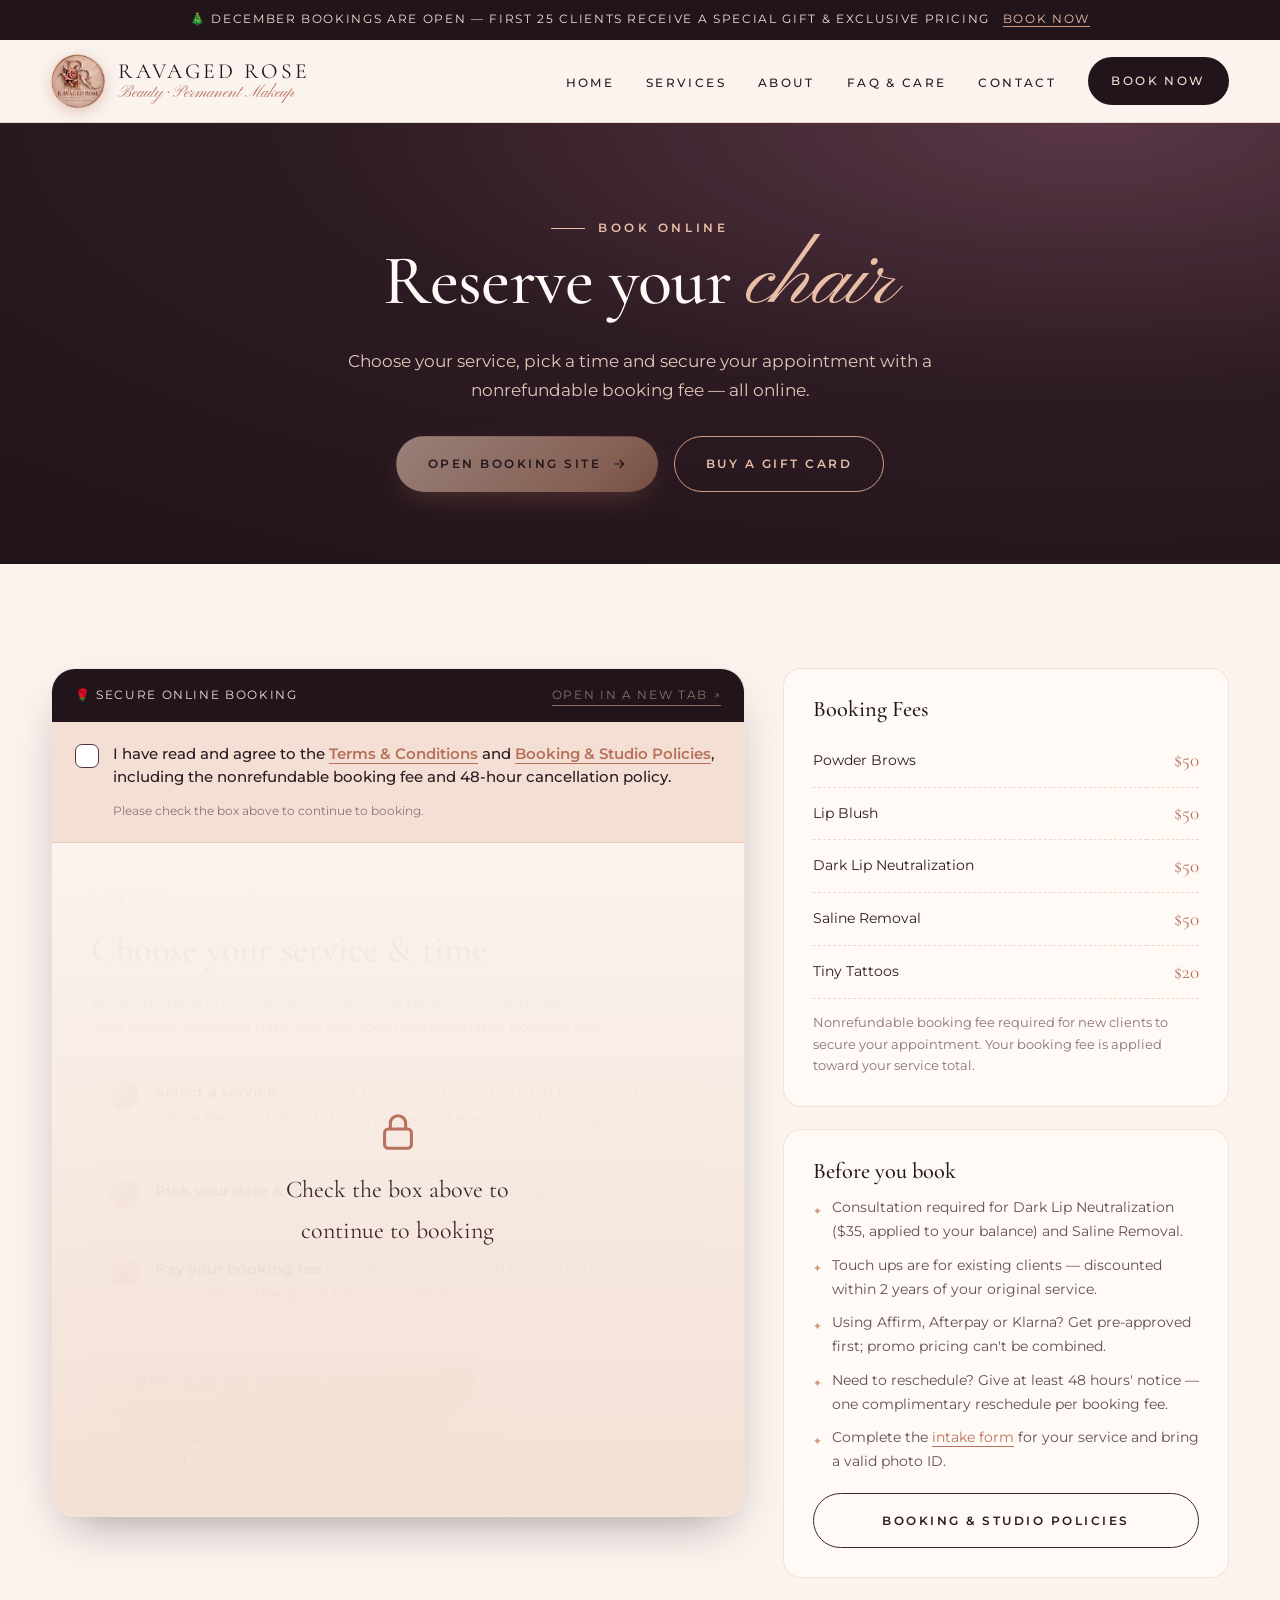
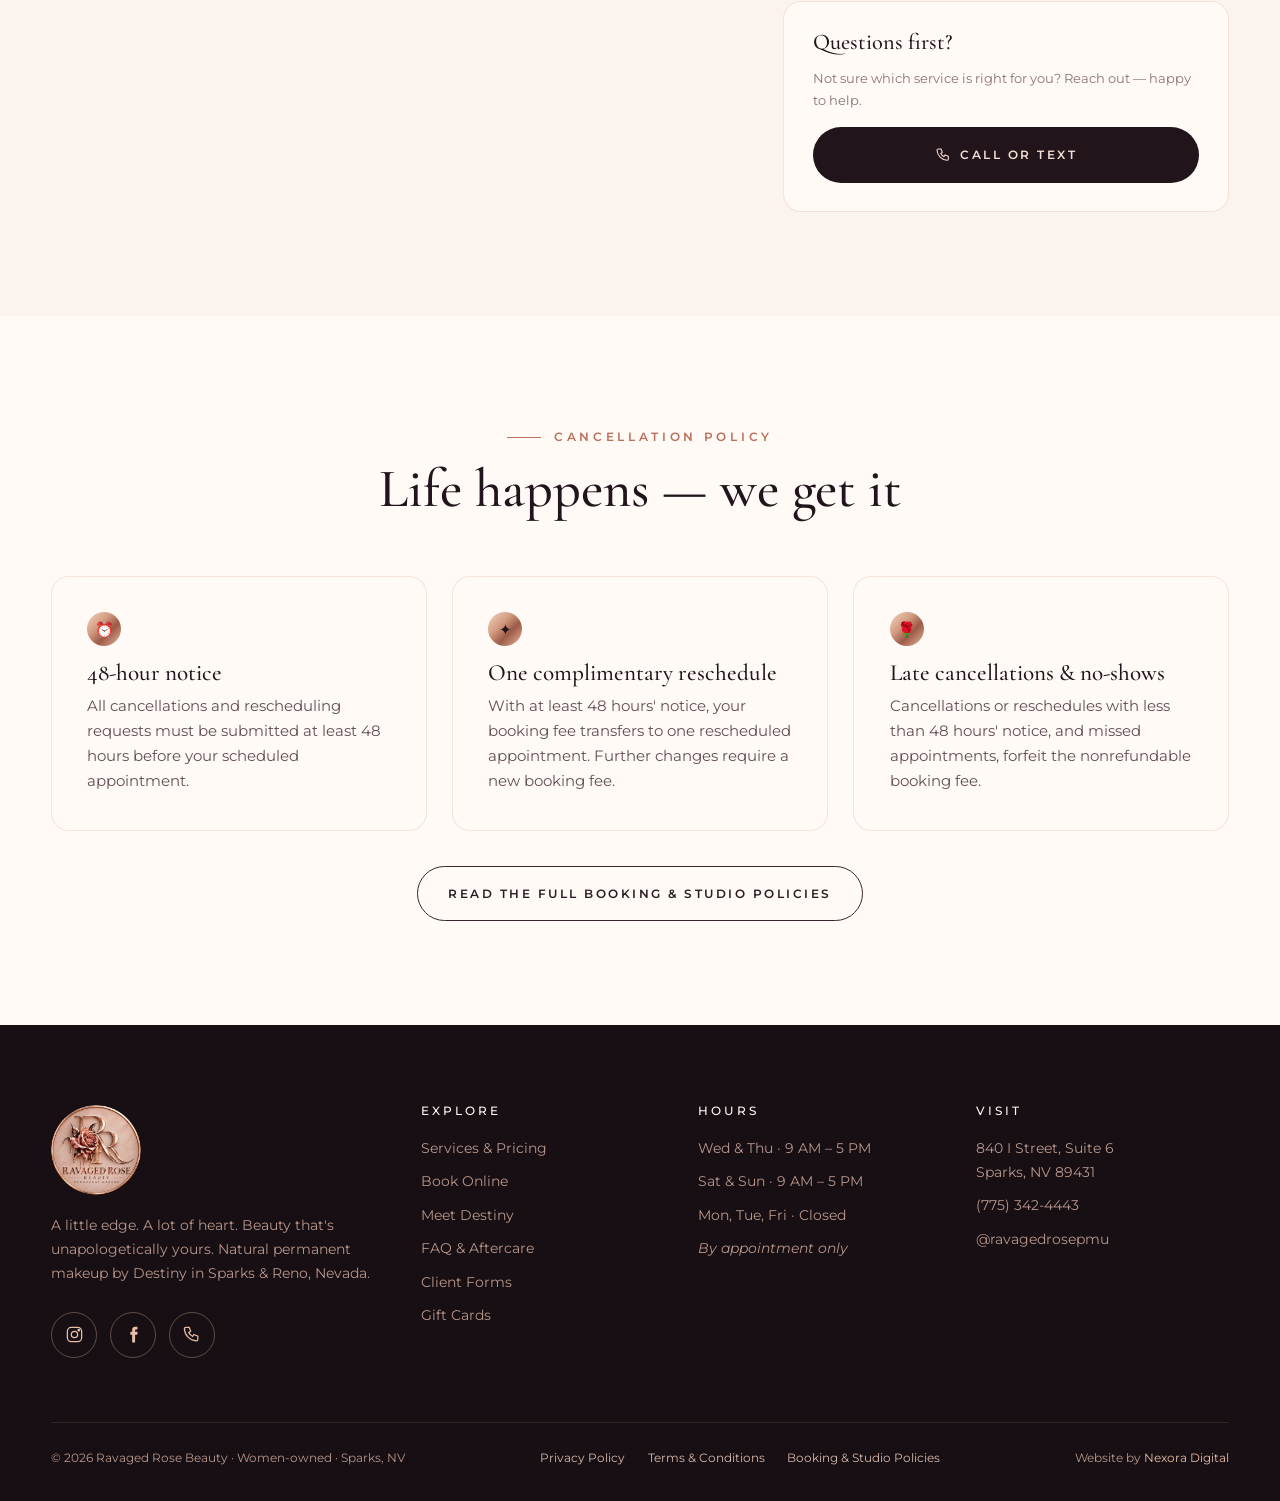
<file: book.html>
<!DOCTYPE html>
<html lang="en">
<head>
<meta charset="utf-8">
<meta name="viewport" content="width=device-width, initial-scale=1">
<title>Book an Appointment | Ravaged Rose Beauty — Sparks, NV</title>
<meta name="description" content="Book permanent makeup online and secure your appointment with a nonrefundable booking fee. Affirm, Afterpay and Klarna available.">
<meta name="theme-color" content="#21141a">
<meta property="og:title" content="Book an Appointment | Ravaged Rose Beauty — Sparks, NV">
<meta property="og:description" content="Book permanent makeup online and secure your appointment with a nonrefundable booking fee. Affirm, Afterpay and Klarna available.">
<meta property="og:image" content="/assets/img/logo.png">
<meta property="og:type" content="website">
<link rel="icon" type="image/png" href="/assets/img/favicon.png">
<link rel="apple-touch-icon" href="/assets/img/apple-touch-icon.png">
<link rel="preconnect" href="https://fonts.googleapis.com">
<link rel="preconnect" href="https://fonts.gstatic.com" crossorigin>
<link href="https://fonts.googleapis.com/css2?family=Cormorant+Garamond:ital,wght@0,400;0,500;0,600;1,400;1,500&family=Montserrat:wght@400;500;600&family=Pinyon+Script&display=swap" rel="stylesheet">
<link rel="stylesheet" href="/assets/css/style.css">

</head>
<body>
<div class="promo-bar">🎄 December bookings are open<span class="hide-sm"> — first 25 clients receive a special gift &amp; exclusive pricing</span> <a href="/book">Book now</a></div>
<header class="site-header">
  <nav class="nav container" aria-label="Main">
    <a class="brand" href="/" aria-label="Ravaged Rose Beauty home">
      <img src="/assets/img/logo-sm.webp" alt="Ravaged Rose Beauty logo" width="54" height="54">
      <span class="brand-name">Ravaged Rose<small>Beauty · Permanent Makeup</small></span>
    </a>
    <ul class="nav-links">
      <li><a href="/" data-page="index">Home</a></li>
      <li><a href="/services" data-page="services">Services</a></li>
      <li><a href="/about" data-page="about">About</a></li>
      <li><a href="/faq" data-page="faq">FAQ &amp; Care</a></li>
      <li><a href="/contact" data-page="contact">Contact</a></li>
      <li><a class="btn btn-dark" href="/book" data-page="book">Book Now</a></li>
    </ul>
    <button class="menu-toggle" aria-label="Open menu" aria-expanded="false"><span></span><span></span><span></span></button>
  </nav>
</header>
<main>

<section class="page-hero">
  <div class="container reveal">
    <span class="eyebrow">Book online</span>
    <h1>Reserve your <span class="script" style="color:var(--rose-light)">chair</span></h1>
    <p class="lead">Choose your service, pick a time and secure your appointment with a nonrefundable booking fee — all online.</p>
    <div class="hero-ctas" style="justify-content:center;margin-top:2rem"><a class="btn btn-gold" data-link="BOOKING_URL" data-gate href="#">Open booking site <svg viewBox="0 0 24 24" fill="none" stroke="currentColor" stroke-width="1.8"><path d="M5 12h14M13 6l6 6-6 6"/></svg></a><a class="btn btn-ghost" data-link="GIFT_CARD_URL" href="#">Buy a gift card</a></div>
  </div>
</section>
<section>
  <div class="container book-wrap">
    <div class="book-frame reveal" id="booking">
      <div class="book-frame-top"><span>🌹 Secure online booking</span><a data-link="BOOKING_URL" data-gate href="#">Open in a new tab ↗</a></div>
      <div class="ack-box" id="ack-box">
        <label class="ack">
          <input type="checkbox" id="booking-ack" required aria-describedby="ack-help">
          <span class="ack-mark" aria-hidden="true"></span>
          <span class="ack-text">I have read and agree to the <a href="/terms" target="_blank" rel="noopener">Terms &amp; Conditions</a> and <a href="/policies" target="_blank" rel="noopener">Booking &amp; Studio Policies</a>, including the nonrefundable booking fee and 48-hour cancellation policy.</span>
        </label>
        <p class="ack-help" id="ack-help"><span class="ack-off">Please check the box above to continue to booking.</span><span class="ack-on">Thank you! Continue below to choose your service and time.</span></p>
      </div>
      <div class="book-stage">
        <div class="book-go">
          <span class="go-badge">Step 2</span>
          <h3>Choose your service &amp; time</h3>
          <p>Booking opens on our secure GlossGenius page, where you'll pick your service, choose a date and pay your nonrefundable booking fee.</p>
          <ol class="go-steps">
            <li><span><b>Select a service</b> — Powder Brows, Lip Blush, Dark Lip Neutralization, Saline Removal, Tiny Tattoos, perfecting sessions or touch-ups.</span></li>
            <li><span><b>Pick your date &amp; time</b> from Destiny's live availability.</span></li>
            <li><span><b>Pay your booking fee</b> to confirm — it's applied toward your service total. Affirm, Afterpay &amp; Klarna available.</span></li>
          </ol>
          <a class="btn btn-gold go-btn" data-link="BOOKING_URL" data-gate href="#">Continue to secure booking <svg viewBox="0 0 24 24" fill="none" stroke="currentColor" stroke-width="1.8"><path d="M7 17L17 7M9 7h8v8"/></svg></a>
          <p class="go-note">Opens in a new tab · You'll receive a confirmation once your booking fee is processed.</p>
        </div>
        <div class="book-lock" aria-hidden="true">
          <svg viewBox="0 0 24 24" fill="none" stroke="currentColor" stroke-width="1.6"><rect x="5" y="11" width="14" height="10" rx="2"/><path d="M8 11V8a4 4 0 018 0v3"/></svg>
          <p>Check the box above to continue to booking</p>
        </div>
      </div>
    </div>
    <aside class="book-side">
      <div class="side-box reveal">
        <h3>Booking Fees</h3>
        <table class="deposit-table">
          <tr><td>Powder Brows</td><td>$50</td></tr>
          <tr><td>Lip Blush</td><td>$50</td></tr>
          <tr><td>Dark Lip Neutralization</td><td>$50</td></tr>
          <tr><td>Saline Removal</td><td>$50</td></tr>
          <tr><td>Tiny Tattoos</td><td>$20</td></tr>
        </table>
        <p class="form-note" style="margin-top:.8rem">Nonrefundable booking fee required for new clients to secure your appointment. Your booking fee is applied toward your service total.</p>
      </div>
      <div class="side-box reveal">
        <h3>Before you book</h3>
        <ul>
          <li>Consultation required for Dark Lip Neutralization ($35, applied to your balance) and Saline Removal.</li>
          <li>Touch ups are for existing clients — discounted within 2 years of your original service.</li>
          <li>Using Affirm, Afterpay or Klarna? Get pre-approved first; promo pricing can't be combined.</li>
          <li>Need to reschedule? Give at least 48 hours' notice — one complimentary reschedule per booking fee.</li>
          <li><span>Complete the <a href="/forms" style="color:var(--rose);border-bottom:1px solid">intake form</a> for your service and bring a valid photo ID.</span></li>
        </ul>
        <a href="/policies" class="btn btn-outline" style="margin-top:1.2rem;width:100%;justify-content:center">Booking &amp; Studio Policies</a>
      </div>
      <div class="side-box reveal">
        <h3>Questions first?</h3>
        <p class="form-note" style="margin-bottom:1rem">Not sure which service is right for you? Reach out — happy to help.</p>
        <a data-phone href="tel:+17753424443" class="btn btn-dark" style="width:100%;justify-content:center"><svg viewBox="0 0 24 24" fill="none" stroke="currentColor" stroke-width="1.6"><path d="M5 3h4l2 5-2.5 1.5a11 11 0 005 5L15 12l5 2v4a2 2 0 01-2 2A16 16 0 013 5a2 2 0 012-2"/></svg> Call or text</a>
      </div>
    </aside>
  </div>
</section>
<section class="bg-paper">
  <div class="container">
    <div class="section-head center reveal"><span class="eyebrow">Cancellation policy</span><h2>Life happens — we get it</h2></div>
    <div class="cards-3">
      <div class="info-card reveal"><span class="ico">⏰</span><h3>48-hour notice</h3><p>All cancellations and rescheduling requests must be submitted at least 48 hours before your scheduled appointment.</p></div>
      <div class="info-card reveal d1"><span class="ico">✦</span><h3>One complimentary reschedule</h3><p>With at least 48 hours' notice, your booking fee transfers to one rescheduled appointment. Further changes require a new booking fee.</p></div>
      <div class="info-card reveal d2"><span class="ico">🌹</span><h3>Late cancellations &amp; no-shows</h3><p>Cancellations or reschedules with less than 48 hours' notice, and missed appointments, forfeit the nonrefundable booking fee.</p></div>
    </div>
    <p class="center reveal" style="margin-top:2.2rem"><a class="btn btn-outline" href="/policies">Read the full Booking &amp; Studio Policies</a></p>
  </div>
</section>
</main>
<footer class="site-footer">
  <div class="container foot-grid">
    <div class="foot-brand">
      <img src="/assets/img/logo-sm.webp" alt="Ravaged Rose Beauty" width="90" height="90" loading="lazy">
      <p>A little edge. A lot of heart. Beauty that's unapologetically yours. Natural permanent makeup by Destiny in Sparks &amp; Reno, Nevada.</p>
      <div class="socials">
        <a data-link="INSTAGRAM" href="https://www.instagram.com/ravagedrosepmu/" aria-label="Instagram"><svg viewBox="0 0 24 24" fill="none" stroke="currentColor" stroke-width="1.6"><rect x="3" y="3" width="18" height="18" rx="5"/><circle cx="12" cy="12" r="4"/><circle cx="17.5" cy="6.5" r="1" fill="currentColor"/></svg></a>
        <a data-link="FACEBOOK" href="https://www.facebook.com/profile.php?id=61595532761039" aria-label="Facebook"><svg viewBox="0 0 24 24" fill="currentColor"><path d="M14 8.5V6.8c0-.8.5-1 1-1h2V2.2h-2.8C11 2.2 10.3 4.4 10.3 6v2.5H8v3.7h2.3V22H14v-9.8h2.8l.4-3.7H14z"/></svg></a>
        <a data-phone href="tel:+17753424443" aria-label="Call"><svg viewBox="0 0 24 24" fill="none" stroke="currentColor" stroke-width="1.6"><path d="M5 3h4l2 5-2.5 1.5a11 11 0 005 5L15 12l5 2v4a2 2 0 01-2 2A16 16 0 013 5a2 2 0 012-2"/></svg></a>
      </div>
    </div>
    <div>
      <h4>Explore</h4>
      <ul>
        <li><a href="/services">Services &amp; Pricing</a></li>
        <li><a href="/book">Book Online</a></li>
        <li><a href="/about">Meet Destiny</a></li>
        <li><a href="/faq">FAQ &amp; Aftercare</a></li>
        <li><a href="/forms">Client Forms</a></li>
        <li><a data-link="GIFT_CARD_URL" href="#">Gift Cards</a></li>
      </ul>
    </div>
    <div>
      <h4>Hours</h4>
      <ul>
        <li>Wed &amp; Thu · 9 AM – 5 PM</li>
        <li>Sat &amp; Sun · 9 AM – 5 PM</li>
        <li>Mon, Tue, Fri · Closed</li>
        <li><em>By appointment only</em></li>
      </ul>
    </div>
    <div>
      <h4>Visit</h4>
      <ul>
        <li><a data-link="MAPS_URL" href="#">840 I Street, Suite 6<br>Sparks, NV 89431</a></li>
        <li><a data-phone href="tel:+17753424443">(775) 342-4443</a></li>
        <li><a data-link="INSTAGRAM" href="#">@ravagedrosepmu</a></li>
      </ul>
    </div>
  </div>
  <div class="container foot-bottom">
    <span>© <span data-year>2026</span> Ravaged Rose Beauty · Women-owned · Sparks, NV</span>
    <nav class="foot-legal" aria-label="Legal"><a href="/privacy">Privacy Policy</a><a href="/terms">Terms &amp; Conditions</a><a href="/policies">Booking &amp; Studio Policies</a></nav>
    <span>Website by <a href="https://www.nexoradigital.live" target="_blank" rel="noopener">Nexora Digital</a></span>
  </div>
</footer>
<a class="btn btn-gold float-book" href="/book">Book Now</a>
<script src="/assets/js/config.js"></script>
<script src="/assets/js/main.js"></script>
</body>
</html>
</file>
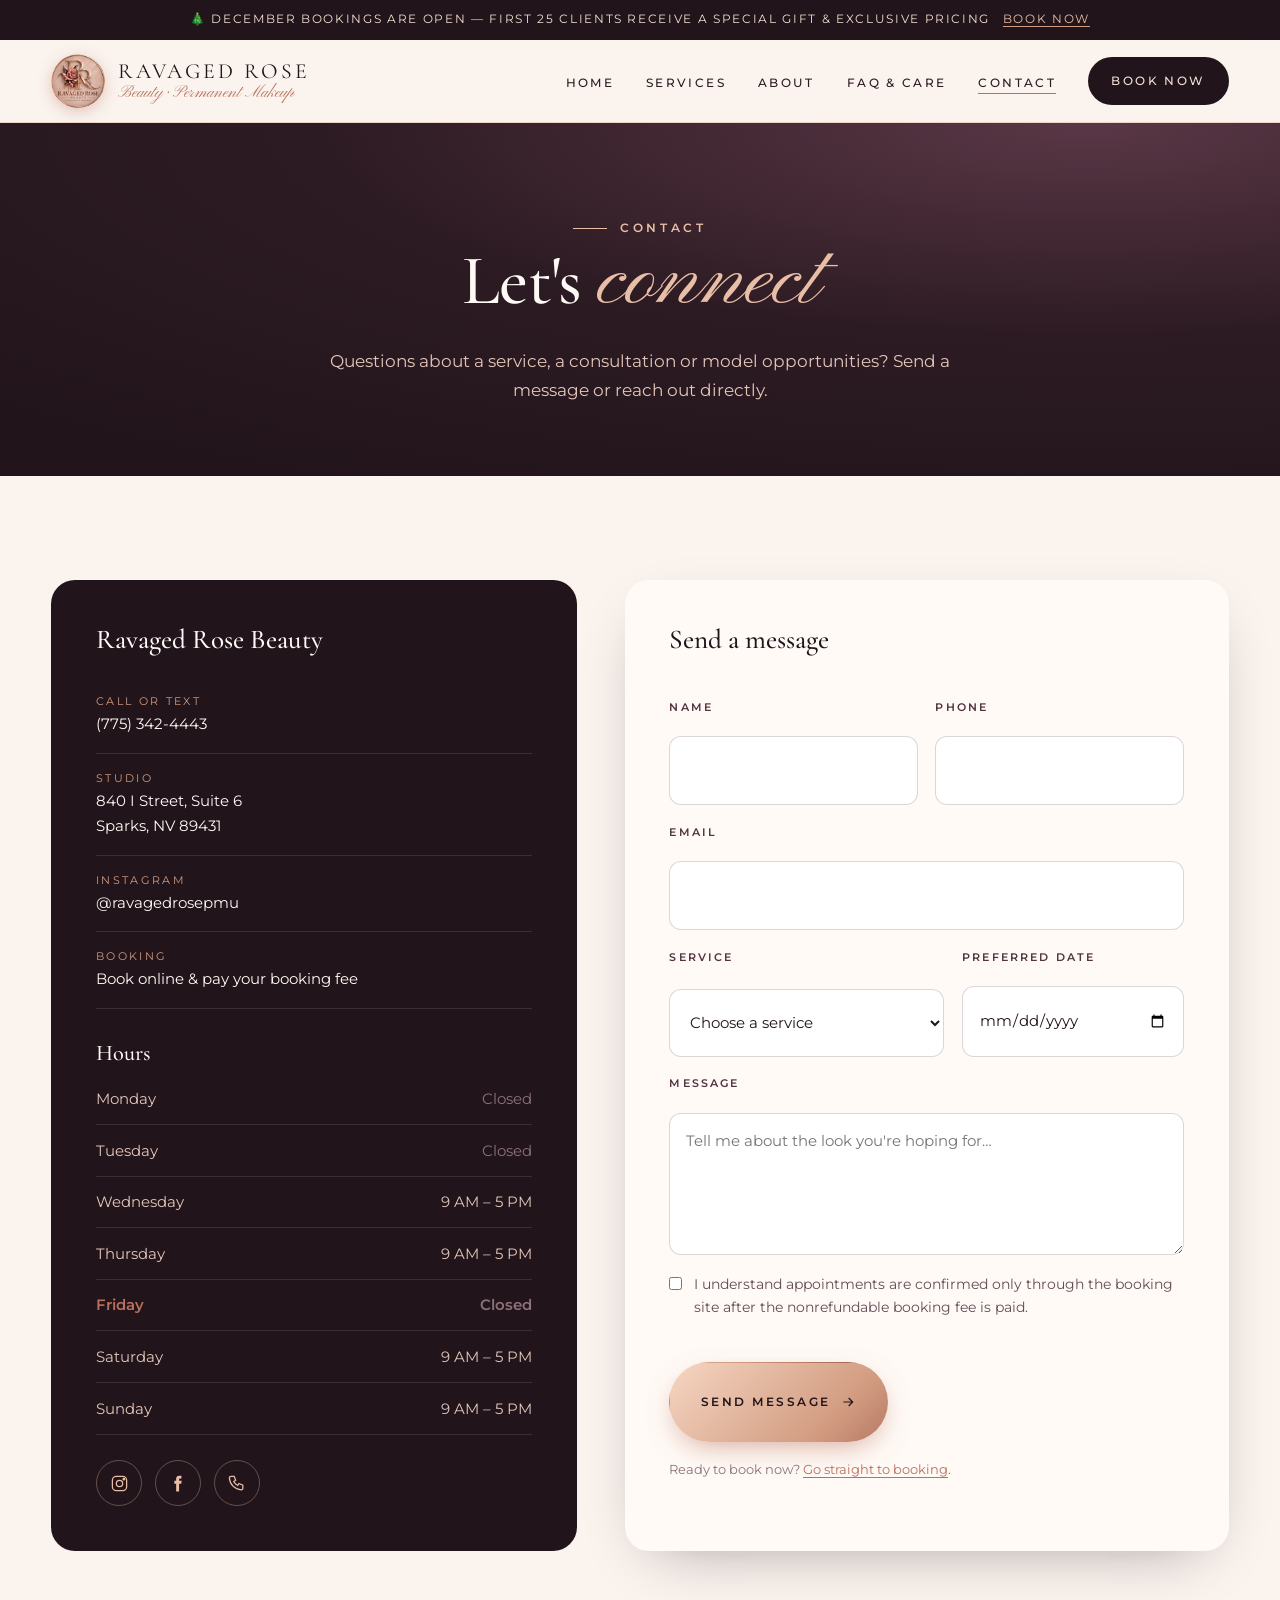
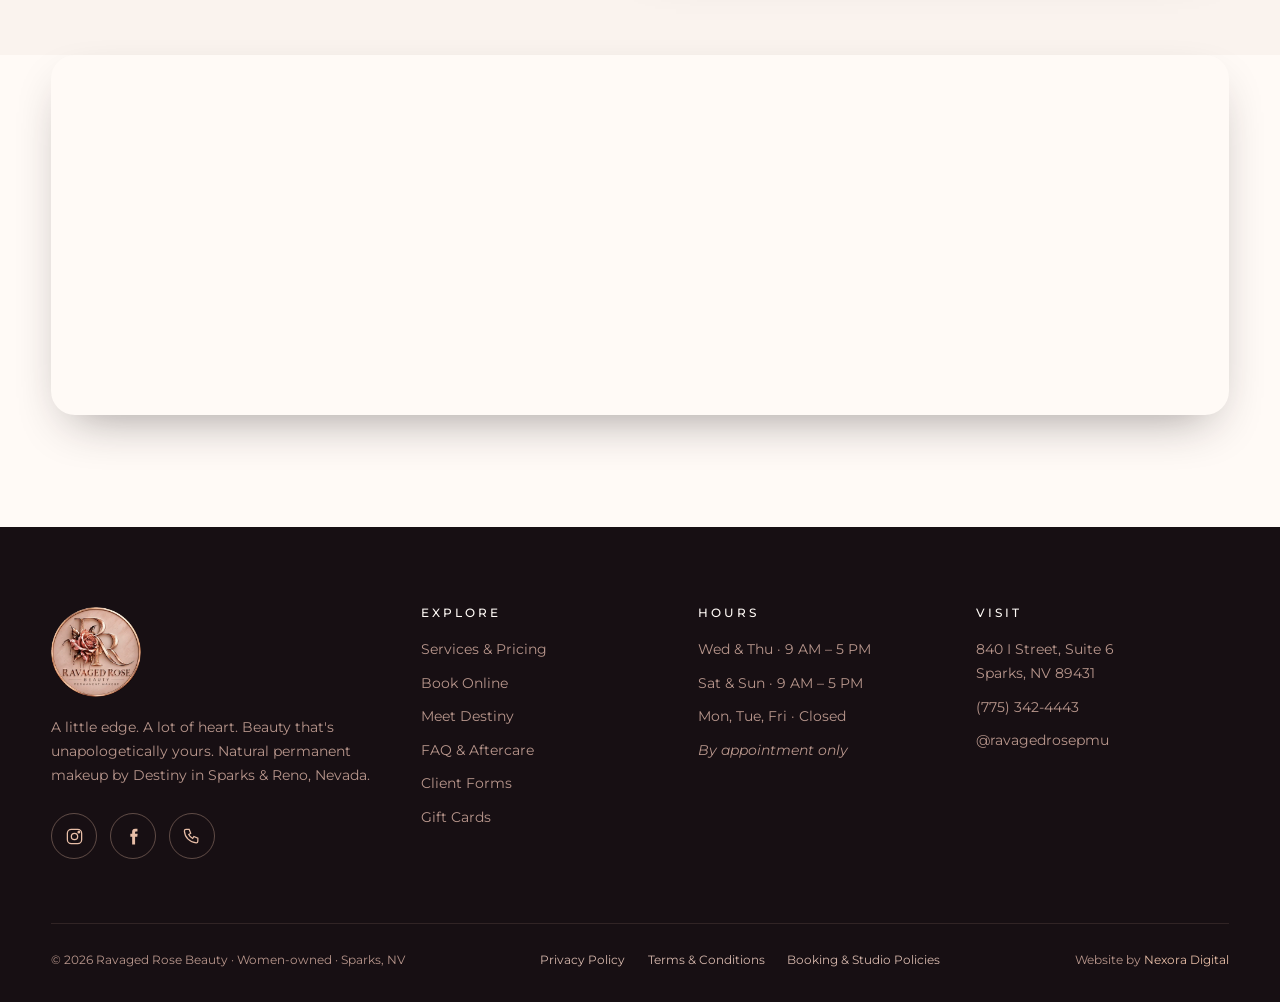
<file: contact.html>
<!DOCTYPE html>
<html lang="en">
<head>
<meta charset="utf-8">
<meta name="viewport" content="width=device-width, initial-scale=1">
<title>Contact | Ravaged Rose Beauty — 840 I St, Sparks, NV</title>
<meta name="description" content="Call or text (775) 342-4443 or send a message. Studio at 840 I Street, Suite 6, Sparks, NV 89431.">
<meta name="theme-color" content="#21141a">
<meta property="og:title" content="Contact | Ravaged Rose Beauty — 840 I St, Sparks, NV">
<meta property="og:description" content="Call or text (775) 342-4443 or send a message. Studio at 840 I Street, Suite 6, Sparks, NV 89431.">
<meta property="og:image" content="/assets/img/logo.png">
<meta property="og:type" content="website">
<link rel="icon" type="image/png" href="/assets/img/favicon.png">
<link rel="apple-touch-icon" href="/assets/img/apple-touch-icon.png">
<link rel="preconnect" href="https://fonts.googleapis.com">
<link rel="preconnect" href="https://fonts.gstatic.com" crossorigin>
<link href="https://fonts.googleapis.com/css2?family=Cormorant+Garamond:ital,wght@0,400;0,500;0,600;1,400;1,500&family=Montserrat:wght@400;500;600&family=Pinyon+Script&display=swap" rel="stylesheet">
<link rel="stylesheet" href="/assets/css/style.css">

</head>
<body>
<div class="promo-bar">🎄 December bookings are open<span class="hide-sm"> — first 25 clients receive a special gift &amp; exclusive pricing</span> <a href="/book">Book now</a></div>
<header class="site-header">
  <nav class="nav container" aria-label="Main">
    <a class="brand" href="/" aria-label="Ravaged Rose Beauty home">
      <img src="/assets/img/logo-sm.webp" alt="Ravaged Rose Beauty logo" width="54" height="54">
      <span class="brand-name">Ravaged Rose<small>Beauty · Permanent Makeup</small></span>
    </a>
    <ul class="nav-links">
      <li><a href="/" data-page="index">Home</a></li>
      <li><a href="/services" data-page="services">Services</a></li>
      <li><a href="/about" data-page="about">About</a></li>
      <li><a href="/faq" data-page="faq">FAQ &amp; Care</a></li>
      <li><a href="/contact" data-page="contact">Contact</a></li>
      <li><a class="btn btn-dark" href="/book" data-page="book">Book Now</a></li>
    </ul>
    <button class="menu-toggle" aria-label="Open menu" aria-expanded="false"><span></span><span></span><span></span></button>
  </nav>
</header>
<main>

<section class="page-hero">
  <div class="container reveal">
    <span class="eyebrow">Contact</span>
    <h1>Let's <span class="script" style="color:var(--rose-light)">connect</span></h1>
    <p class="lead">Questions about a service, a consultation or model opportunities? Send a message or reach out directly.</p>
  </div>
</section>
<section>
  <div class="container contact-grid">
    <div class="contact-card reveal">
      <h3>Ravaged Rose Beauty</h3>
      <div class="c-line"><div><small>Call or text</small><a data-phone href="tel:+17753424443">(775) 342-4443</a></div></div>
      <div class="c-line"><div><small>Studio</small><a data-link="MAPS_URL" href="#">840 I Street, Suite 6<br>Sparks, NV 89431</a></div></div>
      <div class="c-line"><div><small>Instagram</small><a data-link="INSTAGRAM" href="#">@ravagedrosepmu</a></div></div>
      <div class="c-line"><div><small>Booking</small><a href="/book">Book online &amp; pay your booking fee</a></div></div>
      <h3 style="margin:2rem 0 .6rem;font-size:1.4rem">Hours</h3>
      <ul class="hours" style="--line:rgba(232,190,167,.15)">
  <li class="closed" data-day="Monday"><span>Monday</span><span>Closed</span></li>
  <li class="closed" data-day="Tuesday"><span>Tuesday</span><span>Closed</span></li>
  <li data-day="Wednesday"><span>Wednesday</span><span>9 AM – 5 PM</span></li>
  <li data-day="Thursday"><span>Thursday</span><span>9 AM – 5 PM</span></li>
  <li class="closed" data-day="Friday"><span>Friday</span><span>Closed</span></li>
  <li data-day="Saturday"><span>Saturday</span><span>9 AM – 5 PM</span></li>
  <li data-day="Sunday"><span>Sunday</span><span>9 AM – 5 PM</span></li>
</ul>
      <div class="socials">
        <a data-link="INSTAGRAM" href="#" aria-label="Instagram"><svg viewBox="0 0 24 24" fill="none" stroke="currentColor" stroke-width="1.6"><rect x="3" y="3" width="18" height="18" rx="5"/><circle cx="12" cy="12" r="4"/><circle cx="17.5" cy="6.5" r="1" fill="currentColor"/></svg></a>
        <a data-link="FACEBOOK" href="#" aria-label="Facebook"><svg viewBox="0 0 24 24" fill="currentColor"><path d="M14 8.5V6.8c0-.8.5-1 1-1h2V2.2h-2.8C11 2.2 10.3 4.4 10.3 6v2.5H8v3.7h2.3V22H14v-9.8h2.8l.4-3.7H14z"/></svg></a>
        <a data-phone href="tel:+17753424443" aria-label="Call"><svg viewBox="0 0 24 24" fill="none" stroke="currentColor" stroke-width="1.6"><path d="M5 3h4l2 5-2.5 1.5a11 11 0 005 5L15 12l5 2v4a2 2 0 01-2 2A16 16 0 013 5a2 2 0 012-2"/></svg></a>
      </div>
    </div>
    <form id="contact-form" class="card-form reveal d2">
      <h3>Send a message</h3>
      <div class="field-row">
        <label>Name<input name="name" required autocomplete="name"></label>
        <label>Phone<input name="phone" type="tel" autocomplete="tel"></label>
      </div>
      <label>Email<input name="email" type="email" autocomplete="email"></label>
      <div class="field-row">
        <label>Service<select name="service" id="svc-select"><option value="">Choose a service</option><option value="powder-brows">Powder Brows</option><option value="lip-blush">Lip Blush</option><option value="tiny-tattoos">Tiny Tattoos</option><option value="dark-lip">Dark Lip Neutralization</option><option value="saline-removal">Saline &amp; Glycolic Removal</option><option value="brow-perfecting">Brow Perfecting · 6-Week</option><option value="lip-perfecting">Lip Blush Perfecting · 6-Week</option><option value="brow-touch-up">Brow Touch Up</option><option value="lip-touch-up">Lip Touch Up</option><option value="nano-brows">Nano Brows (inquiry)</option><option value="consultation">Consultation</option><option value="gift-card">Gift card</option><option value="model">Model opportunity</option></select></label>
        <label>Preferred date<input name="date" type="date"></label>
      </div>
      <label>Message<textarea name="message" placeholder="Tell me about the look you're hoping for…"></textarea></label>
      <label class="check"><input type="checkbox" required> I understand appointments are confirmed only through the booking site after the nonrefundable booking fee is paid.</label>
      <button class="btn btn-gold" type="submit" style="justify-self:start">Send message <svg viewBox="0 0 24 24" fill="none" stroke="currentColor" stroke-width="1.8"><path d="M5 12h14M13 6l6 6-6 6"/></svg></button>
      <div class="form-success" role="status"></div>
      <p class="form-note">Ready to book now? <a href="/book" style="color:var(--rose);border-bottom:1px solid">Go straight to booking</a>.</p>
    </form>
  </div>
</section>
<section class="bg-paper" style="padding-top:0">
  <div class="container"><iframe class="map" title="Map to Ravaged Rose Beauty" loading="lazy" src="https://maps.google.com/maps?q=840%20I%20Street%20Suite%206%2C%20Sparks%2C%20NV%2089431&z=15&output=embed"></iframe></div>
</section>
<script>
  (function(){var s=new URLSearchParams(location.search).get("service");var el=document.getElementById("svc-select");if(s&&el){el.value=s;}})();
</script>
</main>
<footer class="site-footer">
  <div class="container foot-grid">
    <div class="foot-brand">
      <img src="/assets/img/logo-sm.webp" alt="Ravaged Rose Beauty" width="90" height="90" loading="lazy">
      <p>A little edge. A lot of heart. Beauty that's unapologetically yours. Natural permanent makeup by Destiny in Sparks &amp; Reno, Nevada.</p>
      <div class="socials">
        <a data-link="INSTAGRAM" href="https://www.instagram.com/ravagedrosepmu/" aria-label="Instagram"><svg viewBox="0 0 24 24" fill="none" stroke="currentColor" stroke-width="1.6"><rect x="3" y="3" width="18" height="18" rx="5"/><circle cx="12" cy="12" r="4"/><circle cx="17.5" cy="6.5" r="1" fill="currentColor"/></svg></a>
        <a data-link="FACEBOOK" href="https://www.facebook.com/profile.php?id=61595532761039" aria-label="Facebook"><svg viewBox="0 0 24 24" fill="currentColor"><path d="M14 8.5V6.8c0-.8.5-1 1-1h2V2.2h-2.8C11 2.2 10.3 4.4 10.3 6v2.5H8v3.7h2.3V22H14v-9.8h2.8l.4-3.7H14z"/></svg></a>
        <a data-phone href="tel:+17753424443" aria-label="Call"><svg viewBox="0 0 24 24" fill="none" stroke="currentColor" stroke-width="1.6"><path d="M5 3h4l2 5-2.5 1.5a11 11 0 005 5L15 12l5 2v4a2 2 0 01-2 2A16 16 0 013 5a2 2 0 012-2"/></svg></a>
      </div>
    </div>
    <div>
      <h4>Explore</h4>
      <ul>
        <li><a href="/services">Services &amp; Pricing</a></li>
        <li><a href="/book">Book Online</a></li>
        <li><a href="/about">Meet Destiny</a></li>
        <li><a href="/faq">FAQ &amp; Aftercare</a></li>
        <li><a href="/forms">Client Forms</a></li>
        <li><a data-link="GIFT_CARD_URL" href="#">Gift Cards</a></li>
      </ul>
    </div>
    <div>
      <h4>Hours</h4>
      <ul>
        <li>Wed &amp; Thu · 9 AM – 5 PM</li>
        <li>Sat &amp; Sun · 9 AM – 5 PM</li>
        <li>Mon, Tue, Fri · Closed</li>
        <li><em>By appointment only</em></li>
      </ul>
    </div>
    <div>
      <h4>Visit</h4>
      <ul>
        <li><a data-link="MAPS_URL" href="#">840 I Street, Suite 6<br>Sparks, NV 89431</a></li>
        <li><a data-phone href="tel:+17753424443">(775) 342-4443</a></li>
        <li><a data-link="INSTAGRAM" href="#">@ravagedrosepmu</a></li>
      </ul>
    </div>
  </div>
  <div class="container foot-bottom">
    <span>© <span data-year>2026</span> Ravaged Rose Beauty · Women-owned · Sparks, NV</span>
    <nav class="foot-legal" aria-label="Legal"><a href="/privacy">Privacy Policy</a><a href="/terms">Terms &amp; Conditions</a><a href="/policies">Booking &amp; Studio Policies</a></nav>
    <span>Website by <a href="https://www.nexoradigital.live" target="_blank" rel="noopener">Nexora Digital</a></span>
  </div>
</footer>
<a class="btn btn-gold float-book" href="/book">Book Now</a>
<script src="/assets/js/config.js"></script>
<script src="/assets/js/main.js"></script>
</body>
</html>
</file>
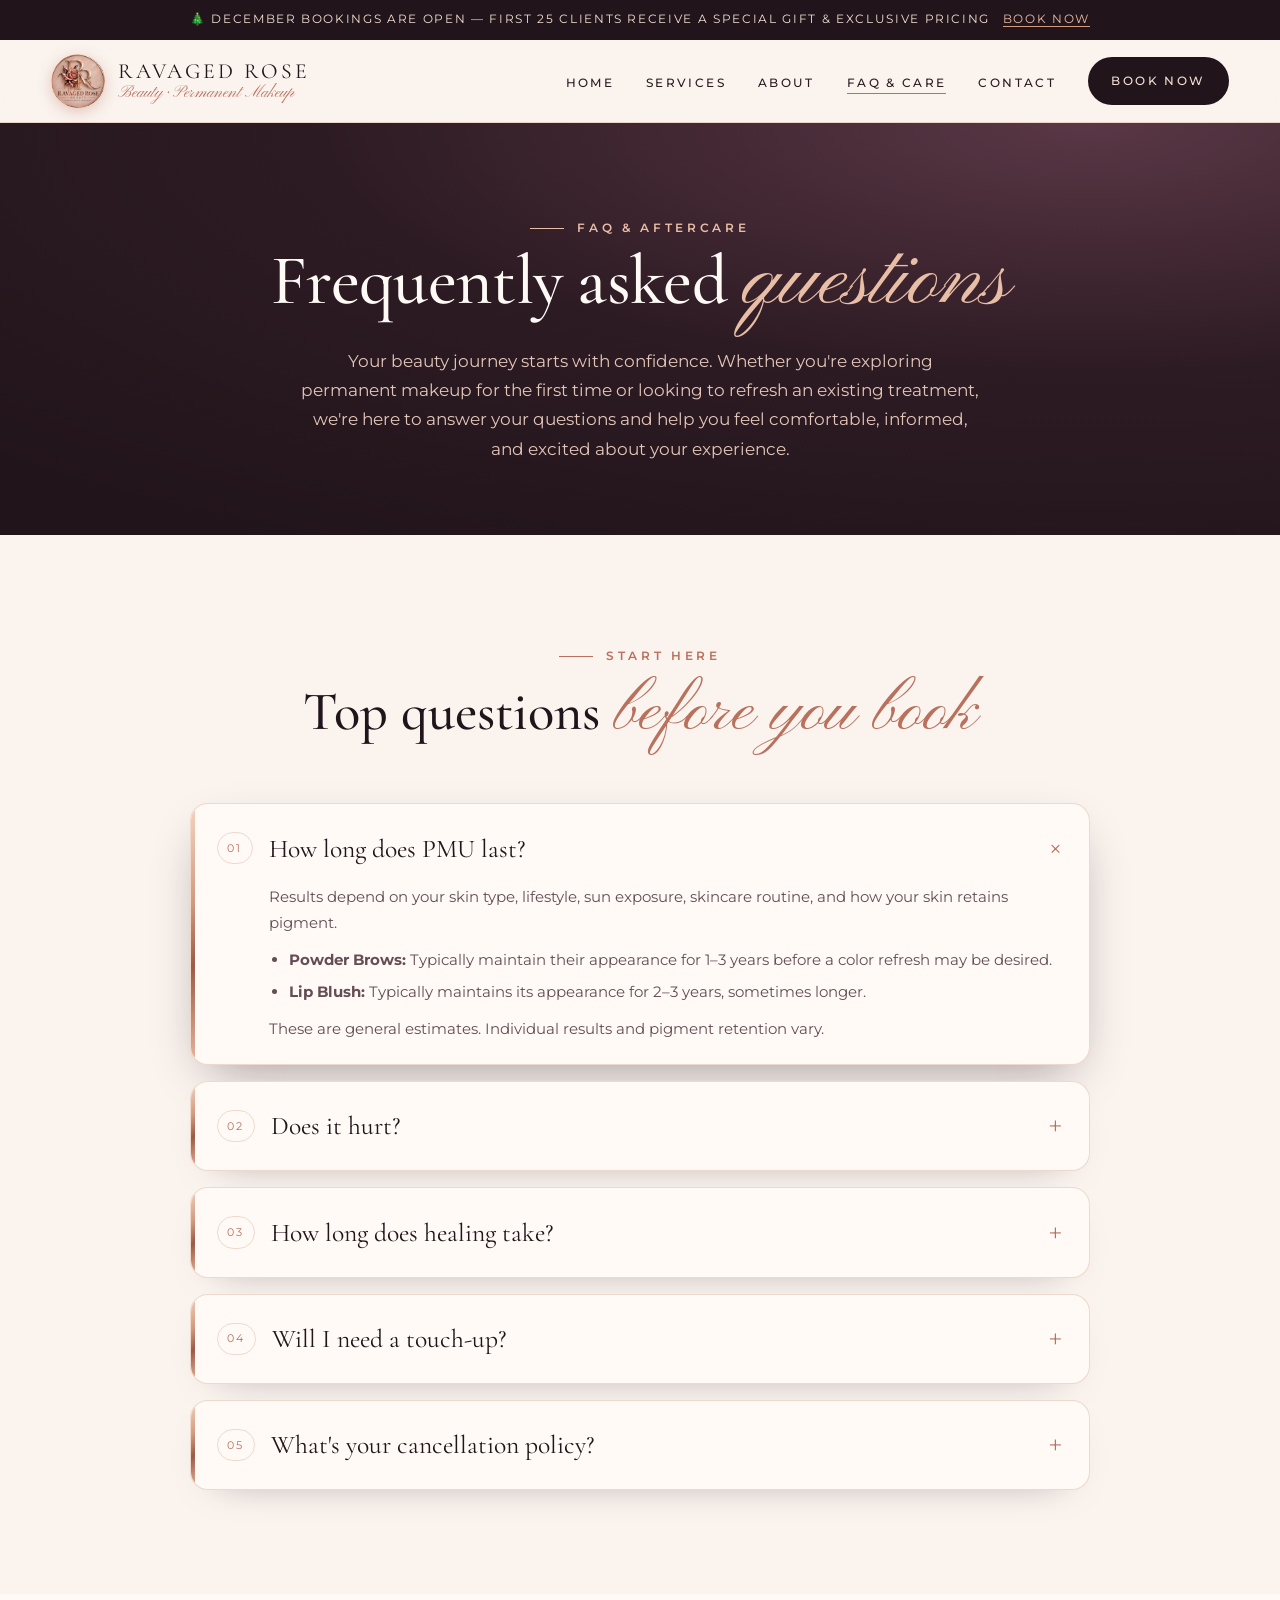
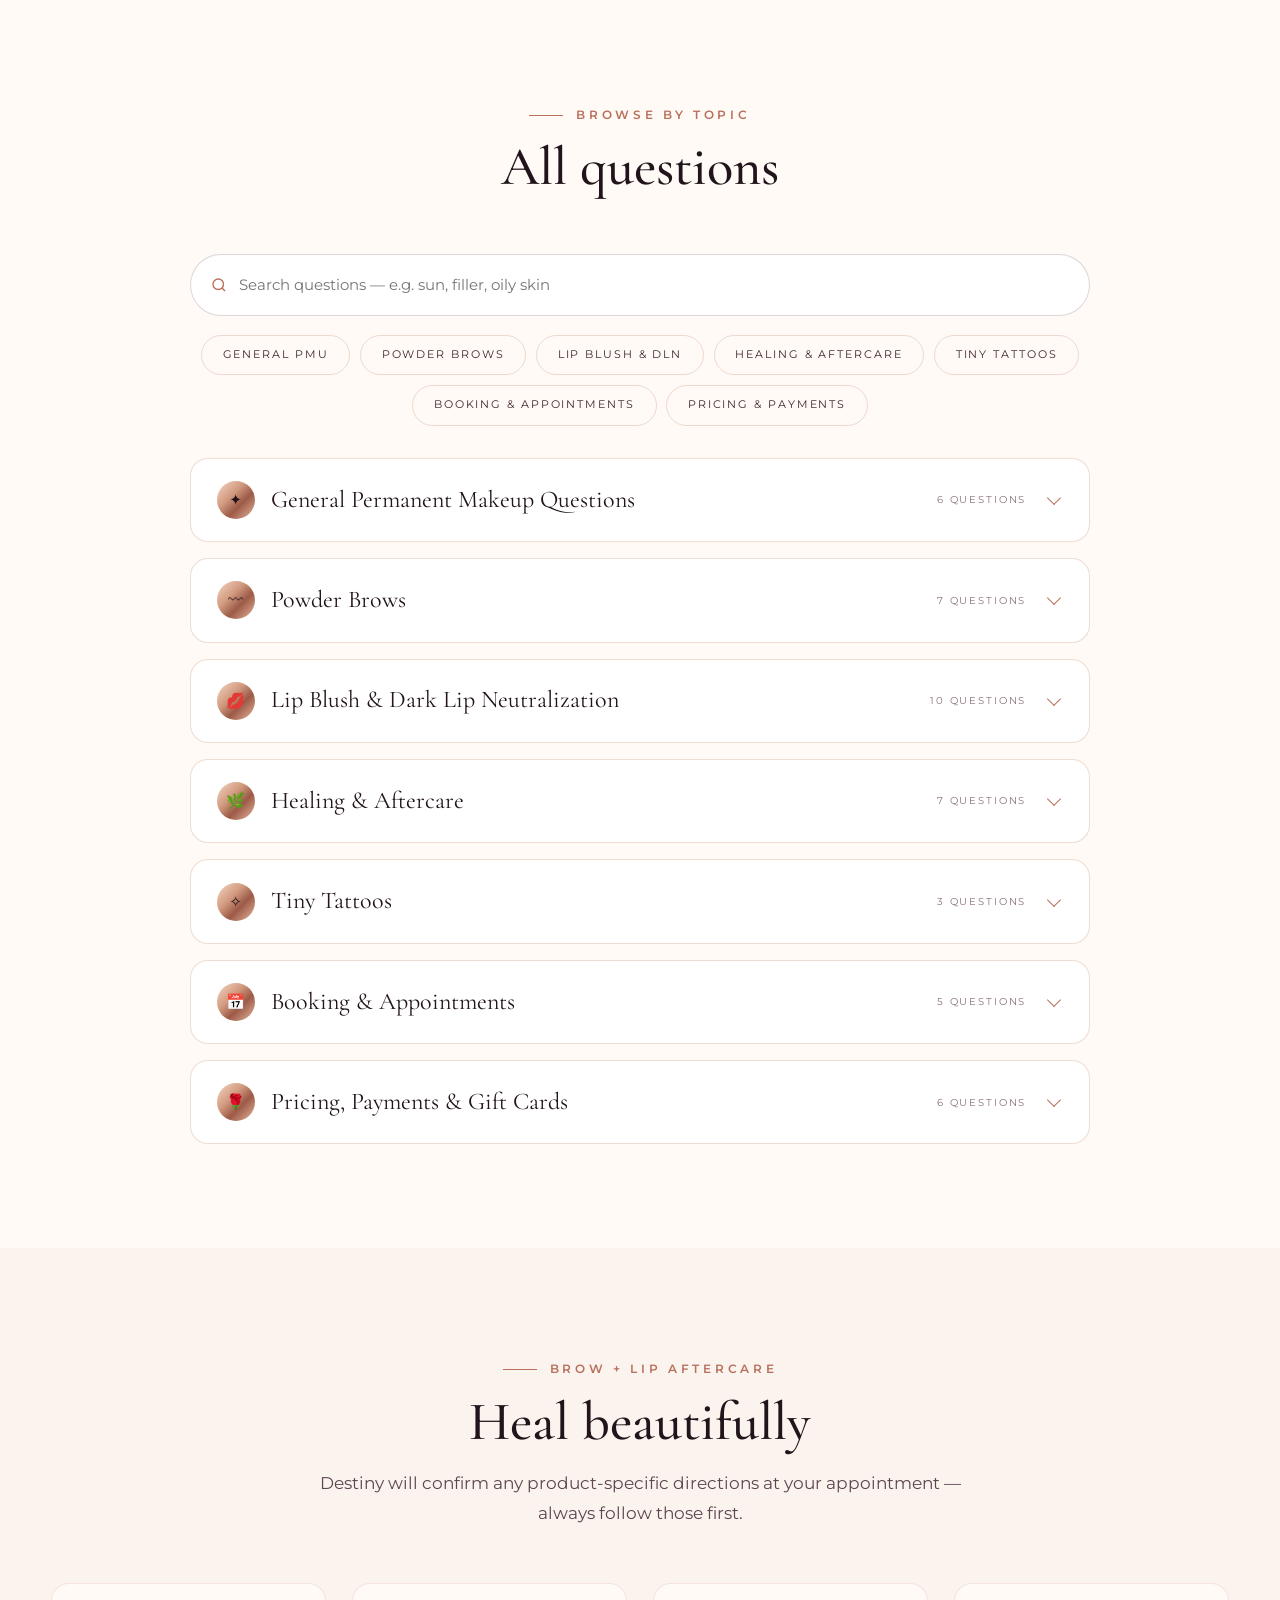
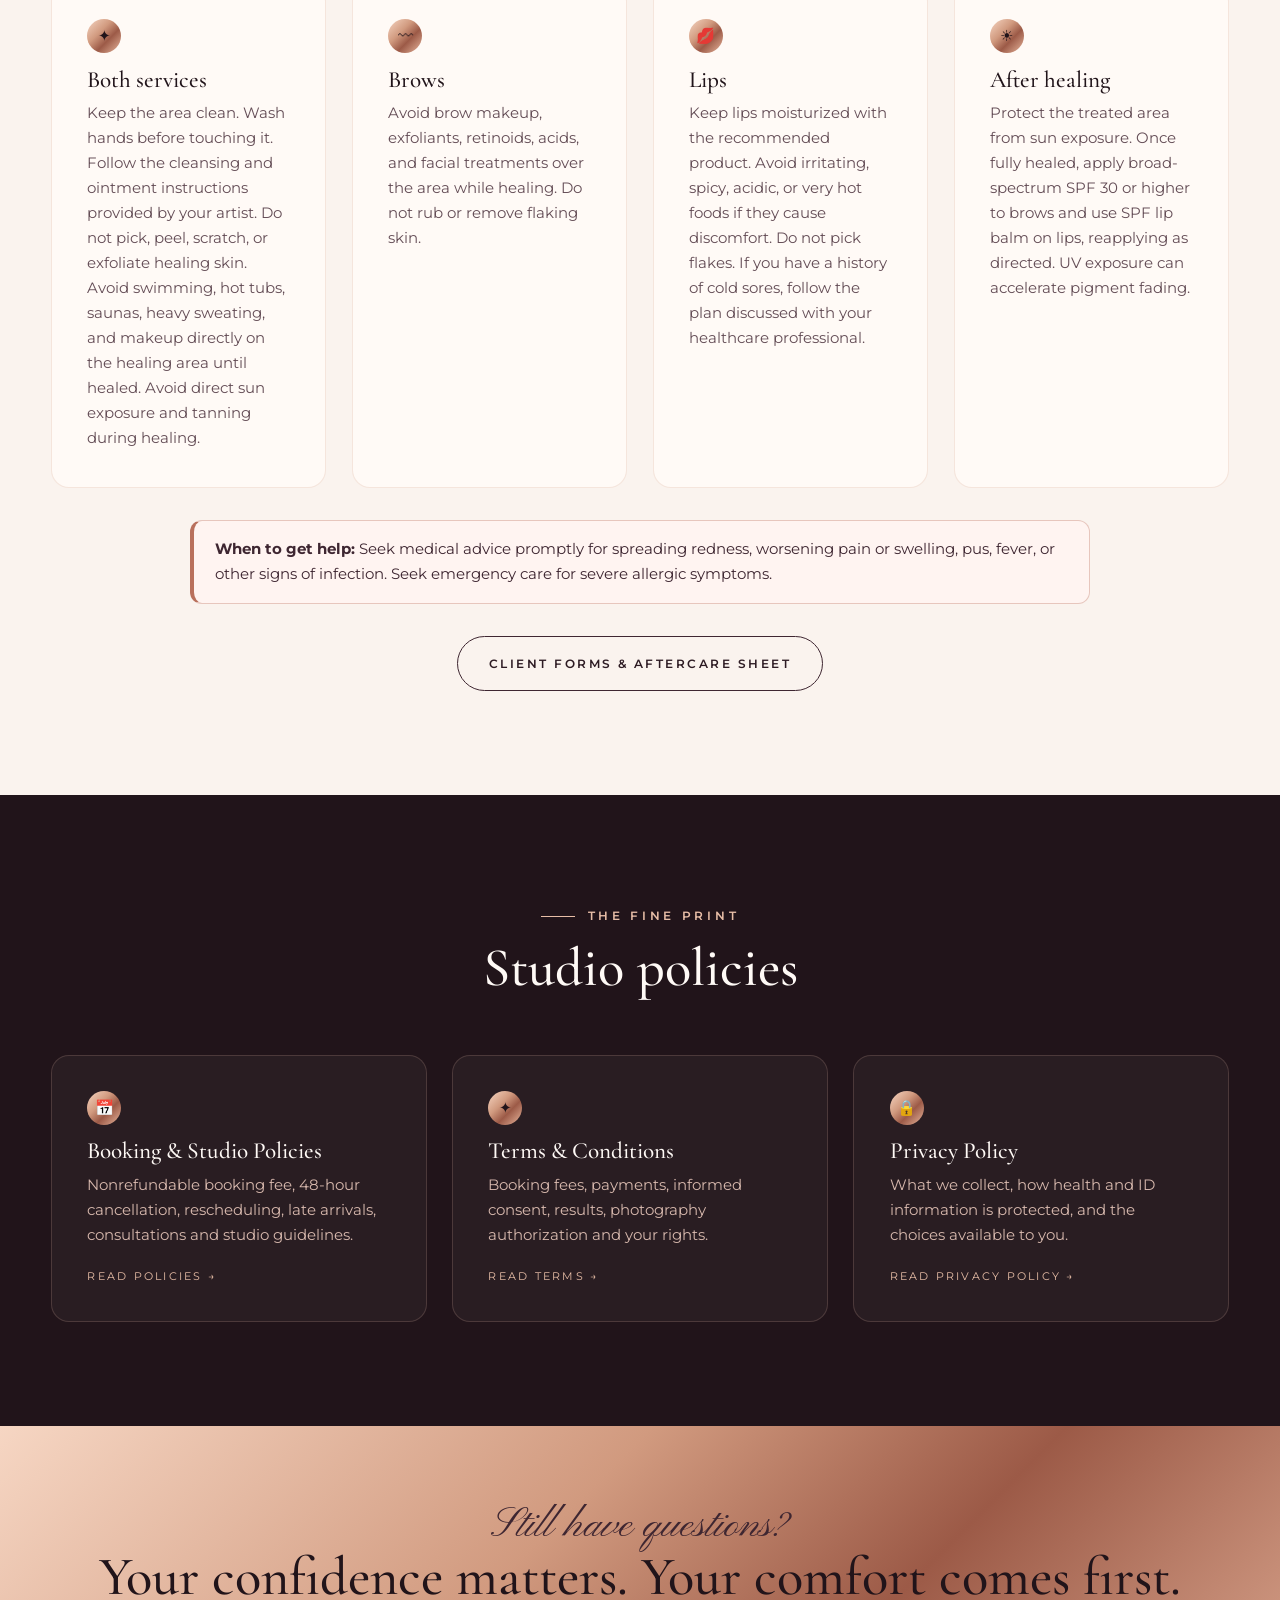
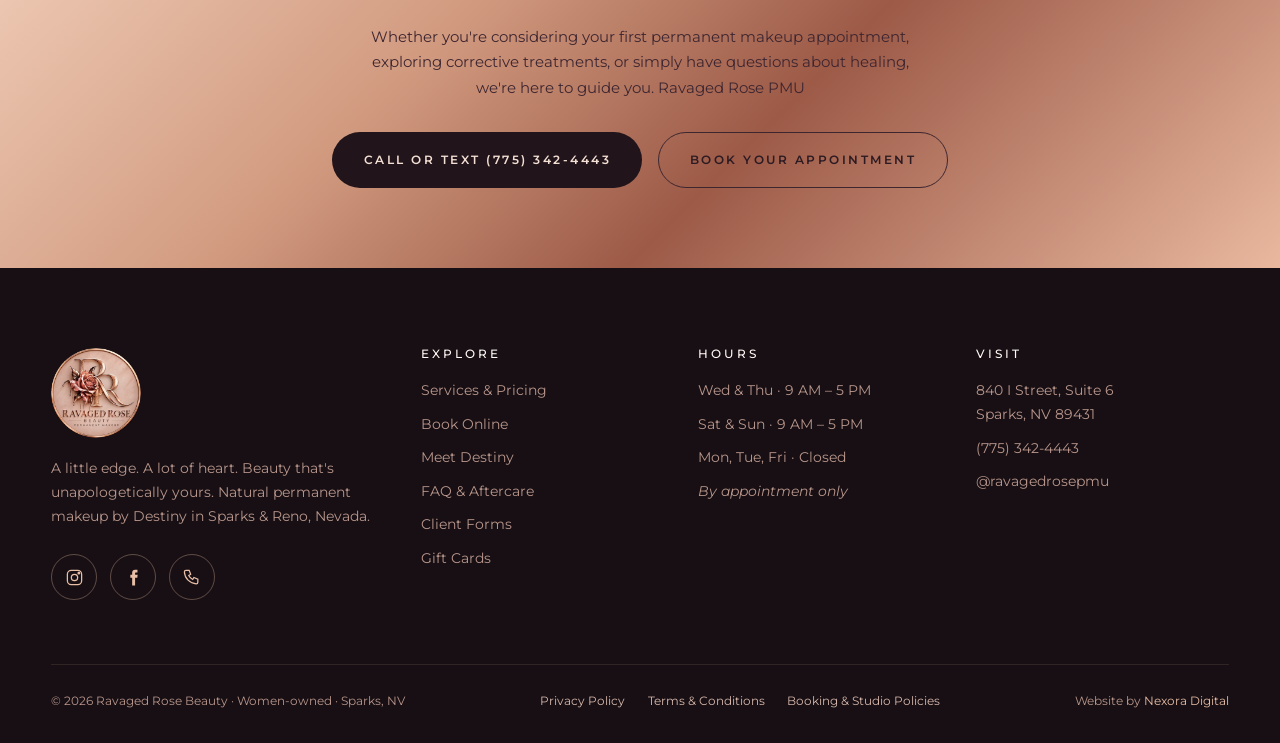
<file: faq.html>
<!DOCTYPE html>
<html lang="en">
<head>
<meta charset="utf-8">
<meta name="viewport" content="width=device-width, initial-scale=1">
<title>FAQ &amp; Aftercare | Ravaged Rose PMU — Sparks, NV</title>
<meta name="description" content="How long PMU lasts, whether it hurts, healing time, touch-ups, booking fees and cancellation policy — answers from Ravaged Rose PMU in Sparks, NV.">
<meta name="theme-color" content="#21141a">
<meta property="og:title" content="FAQ &amp; Aftercare | Ravaged Rose PMU — Sparks, NV">
<meta property="og:description" content="How long PMU lasts, whether it hurts, healing time, touch-ups, booking fees and cancellation policy — answers from Ravaged Rose PMU in Sparks, NV.">
<meta property="og:image" content="/assets/img/logo.png">
<meta property="og:type" content="website">
<link rel="icon" type="image/png" href="/assets/img/favicon.png">
<link rel="apple-touch-icon" href="/assets/img/apple-touch-icon.png">
<link rel="preconnect" href="https://fonts.googleapis.com">
<link rel="preconnect" href="https://fonts.gstatic.com" crossorigin>
<link href="https://fonts.googleapis.com/css2?family=Cormorant+Garamond:ital,wght@0,400;0,500;0,600;1,400;1,500&family=Montserrat:wght@400;500;600&family=Pinyon+Script&display=swap" rel="stylesheet">
<link rel="stylesheet" href="/assets/css/style.css">

</head>
<body>
<div class="promo-bar">🎄 December bookings are open<span class="hide-sm"> — first 25 clients receive a special gift &amp; exclusive pricing</span> <a href="/book">Book now</a></div>
<header class="site-header">
  <nav class="nav container" aria-label="Main">
    <a class="brand" href="/" aria-label="Ravaged Rose Beauty home">
      <img src="/assets/img/logo-sm.webp" alt="Ravaged Rose Beauty logo" width="54" height="54">
      <span class="brand-name">Ravaged Rose<small>Beauty · Permanent Makeup</small></span>
    </a>
    <ul class="nav-links">
      <li><a href="/" data-page="index">Home</a></li>
      <li><a href="/services" data-page="services">Services</a></li>
      <li><a href="/about" data-page="about">About</a></li>
      <li><a href="/faq" data-page="faq">FAQ &amp; Care</a></li>
      <li><a href="/contact" data-page="contact">Contact</a></li>
      <li><a class="btn btn-dark" href="/book" data-page="book">Book Now</a></li>
    </ul>
    <button class="menu-toggle" aria-label="Open menu" aria-expanded="false"><span></span><span></span><span></span></button>
  </nav>
</header>
<main>

<section class="page-hero">
  <div class="container reveal">
    <span class="eyebrow">FAQ &amp; aftercare</span>
    <h1>Frequently asked <span class="script" style="color:var(--rose-light)">questions</span></h1>
    <p class="lead">Your beauty journey starts with confidence. Whether you're exploring permanent makeup for the first time or looking to refresh an existing treatment, we're here to answer your questions and help you feel comfortable, informed, and excited about your experience.</p>
  </div>
</section>

<section class="faq-top-wrap">
  <div class="container">
    <div class="section-head center reveal"><span class="eyebrow">Start here</span><h2>Top questions <span class="script">before you book</span></h2></div>
    <div class="faq-top"><details class="faq-top-item reveal" open><summary><span class="top-num">01</span>How long does PMU last?</summary><div class="faq-a"><p>Results depend on your skin type, lifestyle, sun exposure, skincare routine, and how your skin retains pigment.</p>
<ul>
<li><b>Powder Brows:</b> Typically maintain their appearance for 1–3 years before a color refresh may be desired.</li>
<li><b>Lip Blush:</b> Typically maintains its appearance for 2–3 years, sometimes longer.</li>
</ul>
<p>These are general estimates. Individual results and pigment retention vary.</p></div></details>
<details class="faq-top-item reveal d1"><summary><span class="top-num">02</span>Does it hurt?</summary><div class="faq-a"><p>Most clients experience mild to moderate discomfort rather than significant pain. Sensitivity varies depending on the treatment area and individual pain tolerance.</p>
<p>When appropriate, approved topical anesthetics may be used in accordance with applicable instructions and regulations to help improve comfort.</p></div></details>
<details class="faq-top-item reveal"><summary><span class="top-num">03</span>How long does healing take?</summary><div class="faq-a"><p><b>Powder Brows:</b> Initial surface healing generally takes 7–14 days. Complete skin recovery and pigment stabilization may take approximately 4–8 weeks. Healing timelines vary for each client.</p>
<p><b>Lip Blush:</b> Initial surface healing generally takes approximately 5–10 days. Your lips may initially appear brighter, followed by temporary lightening or uneven color. The final appearance usually becomes easier to evaluate after approximately 6–8 weeks.</p>
<p>Healing timelines vary for each client — always follow the aftercare instructions provided for your treatment.</p></div></details>
<details class="faq-top-item reveal d1"><summary><span class="top-num">04</span>Will I need a touch-up?</summary><div class="faq-a"><p>Some clients benefit from a perfecting session to refine areas that healed lighter or unevenly.</p>
<p>This is commonly considered approximately 6–8 weeks after the initial treatment, once the skin has healed sufficiently.</p>
<p>Additional appointments and fees depend on your selected service.</p>
<p>Powder brows and lip blush include your 6-week perfecting session — no additional service charge, just a $100 tray fee for the products and disposable supplies used. Existing clients also receive a discounted touch-up rate within 2 years of their original service.</p></div></details>
<details class="faq-top-item reveal"><summary><span class="top-num">05</span>What's your cancellation policy?</summary><div class="faq-a"><p>A nonrefundable booking fee is required to reserve your appointment and is applied toward your service total.</p>
<ul>
<li>48-Hour Notice: All cancellations and rescheduling requests must be submitted at least 48 hours before your scheduled appointment.</li>
<li><b>One Complimentary Reschedule:</b> Your booking fee can be transferred to one rescheduled appointment when at least 48 hours' notice is provided.</li>
<li>Late Cancellations &amp; No-Shows: Cancellations or reschedules with less than 48 hours' notice, and missed appointments, forfeit the booking fee.</li>
<li><b>Additional Rescheduling:</b> After your one complimentary reschedule, further changes require a new booking fee.</li>
</ul>
<p>See our full <a href="/policies">Booking &amp; Studio Policies</a> for details and applicable exceptions.</p></div></details></div>
  </div>
</section>

<section class="bg-paper" id="all-questions">
  <div class="container">
    <div class="section-head center reveal"><span class="eyebrow">Browse by topic</span><h2>All questions</h2></div>
    <div class="faq-tools reveal">
      <label class="faq-search"><span class="sr-only">Search questions</span>
        <svg viewBox="0 0 24 24" fill="none" stroke="currentColor" stroke-width="1.8"><circle cx="11" cy="11" r="7"/><path d="M20 20l-4-4"/></svg>
        <input type="search" id="faq-search" placeholder="Search questions — e.g. sun, filler, oily skin" autocomplete="off">
      </label>
      <div class="filters faq-chips"><a class="filter" href="#general-permanent-makeup-questions">General PMU</a><a class="filter" href="#powder-brows">Powder Brows</a><a class="filter" href="#lip-blush-dark-lip-neutralization">Lip Blush & DLN</a><a class="filter" href="#healing-aftercare">Healing & Aftercare</a><a class="filter" href="#tiny-tattoos">Tiny Tattoos</a><a class="filter" href="#booking-appointments">Booking & Appointments</a><a class="filter" href="#pricing-payments-gift-cards">Pricing & Payments</a></div>
      <p class="faq-empty" hidden>No matching questions. Call or text <a data-phone href="tel:+17753424443">(775) 342-4443</a> — happy to help!</p>
    </div>
    <div class="faq-groups">
    <details class="faq-group reveal" id="general-permanent-makeup-questions">
      <summary><span class="g-ico">✦</span><span class="g-title">General Permanent Makeup Questions</span><span class="g-count">6 questions</span></summary>
      <div class="faq-list"><details class="faq-q"><summary>What is permanent makeup (PMU)?</summary><div class="faq-a"><p>Permanent makeup is a cosmetic tattooing technique that enhances your natural features by carefully depositing pigment into the skin. Popular treatments include powder brows and lip blush.</p>
<p>Although commonly referred to as semi-permanent makeup, the pigment can remain in your skin indefinitely. Its visible appearance typically softens and fades over time.</p></div></details>
<details class="faq-q"><summary>How long does an appointment take?</summary><div class="faq-a"><p>Most initial permanent makeup appointments take approximately 2–3 hours.</p>
<p>Your appointment includes consultation, facial mapping or design, pigment selection, and the procedure itself. Corrective work and dark lip neutralization may require additional time.</p></div></details>
<details class="faq-q"><summary>Is permanent makeup safe?</summary><div class="faq-a"><p>Your health and safety are our priorities.</p>
<p>At Ravaged Rose PMU, we follow applicable sanitation and infection-control requirements, including appropriate single-use supplies and sterilization practices.</p>
<p>Because permanent makeup involves tattooing the skin, potential risks include infection, allergic reactions, scarring, and pigment changes. Every client must complete the required health questionnaire and consent documentation before treatment.</p></div></details>
<details class="faq-q"><summary>Can anyone receive permanent makeup?</summary><div class="faq-a"><p>Not everyone is a suitable candidate.</p>
<p>Certain health conditions, medications, skin concerns, recent cosmetic treatments, pregnancy, and other factors may affect eligibility.</p>
<p>Please complete your intake questionnaire accurately so we can evaluate whether treatment is appropriate for you.</p></div></details>
<details class="faq-q"><summary>Can I receive permanent makeup while pregnant or breastfeeding?</summary><div class="faq-a"><p>We do not perform elective permanent makeup procedures during pregnancy.</p>
<p>If you're breastfeeding, please contact us before booking so we can discuss treatment timing, potential risks, and whether medical guidance is appropriate.</p></div></details>
<details class="faq-q"><summary>Do I need a consultation?</summary><div class="faq-a"><p>Some services require a consultation, especially corrective brows, previously tattooed areas, dark lip neutralization, and removal procedures.</p>
<p>Consultations allow us to evaluate your skin, understand your goals, and recommend a realistic treatment plan.</p></div></details></div>
    </details>
    <details class="faq-group reveal" id="powder-brows">
      <summary><span class="g-ico">〰</span><span class="g-title">Powder Brows</span><span class="g-count">7 questions</span></summary>
      <div class="faq-list"><details class="faq-q"><summary>What are powder brows?</summary><div class="faq-a"><p>Powder brows are a cosmetic tattoo technique that creates a soft, shaded effect similar to perfectly applied eyebrow makeup.</p>
<p>Whether you prefer a natural, subtle finish or a more defined appearance, the treatment can be customized to complement your facial features and skin characteristics.</p></div></details>
<details class="faq-q"><summary>Will my eyebrows look too dark immediately afterward?</summary><div class="faq-a"><p>Freshly treated brows typically appear darker and more defined than the final healed result.</p>
<p>As your skin heals, the color gradually softens. Temporary unevenness and changes in appearance are normal throughout healing.</p></div></details>
<details class="faq-q"><summary>Are powder brows suitable for oily skin?</summary><div class="faq-a"><p>Yes! Powder brows are often an excellent option for oily or combination skin.</p>
<p>However, natural oil production can influence healing, pigment retention, and long-term appearance.</p></div></details>
<details class="faq-q"><summary>Will I need to shave my eyebrows?</summary><div class="faq-a"><p>No. Your natural eyebrow hair is generally preserved.</p>
<p>Minor grooming may be performed when needed to refine the shape.</p></div></details>
<details class="faq-q"><summary>Can you cover my previous eyebrow tattoo?</summary><div class="faq-a"><p>Possibly. It depends on the color, saturation, placement, and condition of your existing pigment.</p>
<p>Some previous tattoos may require lightening or removal before new pigment can be applied successfully.</p>
<p>A consultation is required before corrective work.</p></div></details>
<details class="faq-q"><summary>Can you correct red, pink, gray, or blue eyebrows?</summary><div class="faq-a"><p>Certain unwanted pigment tones can be improved through specialized color correction.</p>
<p>However, results depend on the existing pigment and skin condition. Multiple sessions or removal may be recommended.</p></div></details>
<details class="faq-q"><summary>How long do powder brows take to heal?</summary><div class="faq-a"><p>Initial surface healing generally takes 7–14 days.</p>
<p>Complete skin recovery and pigment stabilization may take approximately 4–8 weeks. Healing timelines vary for each client.</p></div></details></div>
    </details>
    <details class="faq-group reveal" id="lip-blush-dark-lip-neutralization">
      <summary><span class="g-ico">💋</span><span class="g-title">Lip Blush &amp; Dark Lip Neutralization</span><span class="g-count">10 questions</span></summary>
      <div class="faq-list"><details class="faq-q"><summary>What is lip blush?</summary><div class="faq-a"><p>Lip blush is a cosmetic tattoo treatment designed to enhance your natural lip color, improve visual definition, and create a more balanced appearance.</p>
<p>It's ideal for clients who want a soft, polished look without applying lipstick every day.</p></div></details>
<details class="faq-q"><summary>Will lip blush make my lips bigger?</summary><div class="faq-a"><p>Lip blush does not physically increase lip volume.</p>
<p>However, enhancing your natural lip color and borders can create the appearance of fuller, more defined lips.</p>
<p>It is not a substitute for lip filler, and pigment is not intentionally applied beyond the natural lip tissue to create artificial volume.</p></div></details>
<details class="faq-q"><summary>Can I choose my lip color?</summary><div class="faq-a"><p>Absolutely!</p>
<p>We'll discuss your desired appearance and help select a pigment that complements your natural lip color, skin tone, and goals.</p>
<p>Keep in mind that healed results may look different from freshly applied pigment.</p></div></details>
<details class="faq-q"><summary>How long does lip blush take to heal?</summary><div class="faq-a"><p>Initial surface healing generally takes approximately 5–10 days.</p>
<p>Your lips may initially appear brighter, followed by temporary lightening or uneven color.</p>
<p>The final appearance usually becomes easier to evaluate after approximately 6–8 weeks.</p></div></details>
<details class="faq-q"><summary>Why does my lip color seem to disappear during healing?</summary><div class="faq-a"><p>Temporary lightening and uneven pigmentation are common during healing.</p>
<p>As your skin recovers, the pigment's appearance can change, and some pigment may be lost.</p>
<p>Allow the recommended healing period before evaluating your final results.</p></div></details>
<details class="faq-q"><summary>Can I receive lip blush if I already have lip filler?</summary><div class="faq-a"><p>In many cases, yes.</p>
<p>However, existing filler can affect lip shape, symmetry, and tissue tension.</p>
<p>We recommend allowing your lips to settle completely after filler treatments. A consultation may be necessary.</p></div></details>
<details class="faq-q"><summary>Can I get lip blush if I have a history of cold sores?</summary><div class="faq-a"><p>Yes, potentially, but additional precautions are important.</p>
<p>Lip tattooing can trigger a cold sore outbreak. If you have a history of cold sores, consult your healthcare provider before treatment about whether prescription antiviral medication is appropriate.</p>
<p>We cannot perform lip blush on an active cold sore or infection.</p></div></details>
<details class="faq-q"><summary>What is dark lip neutralization?</summary><div class="faq-a"><p>Dark lip neutralization is a specialized cosmetic tattoo procedure designed to gradually balance the appearance of naturally darker or unevenly pigmented lips.</p>
<p>The process often requires multiple treatments to achieve the desired appearance.</p></div></details>
<details class="faq-q"><summary>How many dark lip neutralization sessions will I need?</summary><div class="faq-a"><p>Many clients require approximately 2–4 sessions, although some may need additional treatments.</p>
<p>The exact number depends on your natural pigmentation, healing response, and desired outcome.</p></div></details>
<details class="faq-q"><summary>Can lip blush correct uneven or asymmetrical lips?</summary><div class="faq-a"><p>Lip blush may improve the visual appearance of minor differences in lip color or borders.</p>
<p>However, natural anatomy, muscle movement, existing filler, and other factors can limit results. Perfect symmetry cannot be guaranteed.</p></div></details></div>
    </details>
    <details class="faq-group reveal" id="healing-aftercare">
      <summary><span class="g-ico">🌿</span><span class="g-title">Healing &amp; Aftercare</span><span class="g-count">7 questions</span></summary>
      <div class="faq-list"><details class="faq-q"><summary>Can I wear makeup after my appointment?</summary><div class="faq-a"><p>Avoid applying makeup directly to the treated area until the skin has healed.</p>
<p>Applying cosmetics too early can introduce bacteria, cause irritation, and interfere with healing.</p></div></details>
<details class="faq-q"><summary>Can I exercise after permanent makeup?</summary><div class="faq-a"><p>Avoid strenuous exercise, excessive sweating, saunas, and activities that expose the treated area to significant heat or moisture during early healing.</p>
<p>Always follow the aftercare instructions provided for your treatment.</p></div></details>
<details class="faq-q"><summary>Can I swim after my appointment?</summary><div class="faq-a"><p>Avoid swimming pools, hot tubs, lakes, and soaking activities until the treated area has healed.</p>
<p>Premature exposure may increase the risk of irritation or infection.</p></div></details>
<details class="faq-q"><summary>Can I go into the sun after permanent makeup?</summary><div class="faq-a"><p>Freshly treated skin should be protected from direct sunlight and tanning.</p>
<p>Once fully healed, use broad-spectrum SPF 30 or higher on exposed treated skin to help reduce UV-related fading and skin damage.</p>
<p>For lip treatments, choose an SPF lip balm.</p></div></details>
<details class="faq-q"><summary>Can I pick at peeling skin or scabs?</summary><div class="faq-a"><p>No. Allow peeling and flaking to occur naturally.</p>
<p>Picking can disrupt healing and increase the risk of pigment loss, irritation, and scarring.</p></div></details>
<details class="faq-q"><summary>Which skincare products should I avoid?</summary><div class="faq-a"><p>Avoid applying retinoids, exfoliating acids, chemical peels, and other irritating active ingredients directly to the healing area.</p>
<p>Certain skincare ingredients may also affect the tattoo's appearance over time.</p></div></details>
<details class="faq-q"><summary>What should I do if I suspect an infection?</summary><div class="faq-a"><p>Contact a healthcare professional promptly if you experience spreading redness, increasing pain, warmth, significant swelling, pus, fever, or other concerning symptoms.</p>
<p>Do not rely on cosmetic aftercare products to treat a suspected infection.</p></div></details></div>
    </details>
    <details class="faq-group reveal" id="tiny-tattoos">
      <summary><span class="g-ico">✧</span><span class="g-title">Tiny Tattoos</span><span class="g-count">3 questions</span></summary>
      <div class="faq-list"><details class="faq-q"><summary>Are tiny tattoos permanent?</summary><div class="faq-a"><p>Yes! Tiny tattoos are permanent body art.</p>
<p>Although their appearance may soften or fade over time, pigment can remain in the skin indefinitely.</p></div></details>
<details class="faq-q"><summary>Will my tiny tattoo always look as delicate as it does when fresh?</summary><div class="faq-a"><p>Not necessarily.</p>
<p>Fine lines may soften or spread slightly over time as the skin changes and pigment settles.</p>
<p>Extremely small details may become less distinct, which is why we consider design size, placement, and long-term appearance.</p></div></details>
<details class="faq-q"><summary>Can I bring my own tattoo design?</summary><div class="faq-a"><p>Absolutely!</p>
<p>You're welcome to bring inspiration photos, personal artwork, or creative ideas.</p>
<p>Some designs may need adjustments to ensure they work well with your desired size, placement, and long-term appearance.</p></div></details></div>
    </details>
    <details class="faq-group reveal" id="booking-appointments">
      <summary><span class="g-ico">📅</span><span class="g-title">Booking &amp; Appointments</span><span class="g-count">5 questions</span></summary>
      <div class="faq-list"><details class="faq-q"><summary>Is a booking fee required?</summary><div class="faq-a"><p>Yes. A nonrefundable booking fee is required to reserve your appointment.</p>
<p>Your booking fee is applied toward the total cost of your scheduled service.</p></div></details>
<details class="faq-q"><summary>Can I reschedule my appointment?</summary><div class="faq-a"><p>Yes. One reschedule is permitted per booking fee when requested at least 48 hours before your scheduled appointment.</p>
<p>Requests made with less than 48 hours' notice, or additional rescheduling requests, require a new booking fee.</p>
<p>Please review our complete <a href="/policies">Booking &amp; Studio Policies</a> for details and applicable exceptions.</p></div></details>
<details class="faq-q"><summary>Do you offer payment plans or financing?</summary><div class="faq-a"><p>Eligible clients may have access to buy now, pay later options through participating third- party providers.</p>
<p>Financing approval and successful payment processing must be completed before treatment begins.</p>
<p>Availability and eligibility are determined by the financing provider.</p></div></details>
<details class="faq-q"><summary>What should I bring to my appointment?</summary><div class="faq-a"><p>Please bring a valid government-issued photo ID, even if you've already uploaded identification through our online system.</p>
<p>Arrive with a clean treatment area and follow all preparation instructions provided before your appointment.</p></div></details>
<details class="faq-q"><summary>What if I'm unsure which service is right for me?</summary><div class="faq-a"><p>We're happy to help!</p>
<p>A consultation allows us to discuss your goals, evaluate your skin or previous permanent makeup, and recommend an appropriate service.</p></div></details></div>
    </details>
    <details class="faq-group reveal" id="pricing-payments-gift-cards">
      <summary><span class="g-ico">🌹</span><span class="g-title">Pricing, Payments &amp; Gift Cards</span><span class="g-count">6 questions</span></summary>
      <div class="faq-list"><details class="faq-q"><summary>How much is the booking fee?</summary><div class="faq-a"><p>New clients pay a nonrefundable booking fee to secure their appointment: $50 for powder brows, lip blush, dark lip neutralization and saline removal, and $20 for tiny tattoos. Your booking fee is applied toward your service total.</p></div></details>
<details class="faq-q"><summary>What is the 6-week perfecting session?</summary><div class="faq-a"><p>Beautiful brows and lips are a process! 6–8 weeks after your initial appointment we assess your healed results, refine the shape, fill in areas where pigment healed lighter and adjust color or definition. For powder brows and lip blush there's no additional service charge — just a $100 tray fee for the products and disposable supplies used.</p></div></details>
<details class="faq-q"><summary>How much does dark lip neutralization cost?</summary><div class="faq-a"><p>A consultation is required ($35, applied to your final balance). The initial appointment is $400, and each additional appointment in the same treatment program is $200.</p></div></details>
<details class="faq-q"><summary>Can I use Affirm, Afterpay or Klarna?</summary><div class="faq-a"><p>Yes, through the booking site for bookings between $50 and $4,000. Pre-approval is required before your appointment, payment is processed before your service begins, and promotional or discounted pricing can't be combined with buy now, pay later.</p></div></details>
<details class="faq-q"><summary>Can you fix or remove old permanent makeup?</summary><div class="faq-a"><p>Saline and glycolic removal can help lift and lighten unwanted or poorly healed pigment. Laser removal is typically recommended as a first step to reduce existing pigment. A consultation is required, multiple sessions may be needed and results vary.</p></div></details>
<details class="faq-q"><summary>Do you sell gift cards?</summary><div class="faq-a"><p>Yes! Gift cards are available through the booking site — the perfect way to treat someone (or yourself).</p></div></details></div>
    </details>
    </div>
  </div>
</section>

<section id="aftercare">
  <div class="container">
    <div class="section-head center reveal"><span class="eyebrow">Brow + lip aftercare</span><h2>Heal beautifully</h2><p class="lead">Destiny will confirm any product-specific directions at your appointment — always follow those first.</p></div>
    <div class="cards-3 cards-4">
      <div class="info-card reveal"><span class="ico">✦</span><h3>Both services</h3><p>Keep the area clean. Wash hands before touching it. Follow the cleansing and ointment instructions provided by your artist. Do not pick, peel, scratch, or exfoliate healing skin. Avoid swimming, hot tubs, saunas, heavy sweating, and makeup directly on the healing area until healed. Avoid direct sun exposure and tanning during healing.</p></div>
      <div class="info-card reveal d1"><span class="ico">〰</span><h3>Brows</h3><p>Avoid brow makeup, exfoliants, retinoids, acids, and facial treatments over the area while healing. Do not rub or remove flaking skin.</p></div>
      <div class="info-card reveal d2"><span class="ico">💋</span><h3>Lips</h3><p>Keep lips moisturized with the recommended product. Avoid irritating, spicy, acidic, or very hot foods if they cause discomfort. Do not pick flakes. If you have a history of cold sores, follow the plan discussed with your healthcare professional.</p></div>
      <div class="info-card reveal d3"><span class="ico">☀</span><h3>After healing</h3><p>Protect the treated area from sun exposure. Once fully healed, apply broad-spectrum SPF 30 or higher to brows and use SPF lip balm on lips, reapplying as directed. UV exposure can accelerate pigment fading.</p></div>
    </div>
    <div class="alert reveal"><b>When to get help:</b> Seek medical advice promptly for spreading redness, worsening pain or swelling, pus, fever, or other signs of infection. Seek emergency care for severe allergic symptoms.</div>
    <p class="center reveal" style="margin-top:2rem"><a class="btn btn-outline" href="/forms">Client forms &amp; aftercare sheet</a></p>
  </div>
</section>

<section class="bg-dark" id="policies">
  <div class="container">
    <div class="section-head center reveal"><span class="eyebrow" style="color:var(--rose-light)">The fine print</span><h2>Studio policies</h2></div>
    <div class="cards-3">
      <a class="info-card link-card reveal" href="/policies"><span class="ico">📅</span><h3>Booking &amp; Studio Policies</h3><p>Nonrefundable booking fee, 48-hour cancellation, rescheduling, late arrivals, consultations and studio guidelines.</p><span class="more">Read policies →</span></a>
      <a class="info-card link-card reveal d1" href="/terms"><span class="ico">✦</span><h3>Terms &amp; Conditions</h3><p>Booking fees, payments, informed consent, results, photography authorization and your rights.</p><span class="more">Read terms →</span></a>
      <a class="info-card link-card reveal d2" href="/privacy"><span class="ico">🔒</span><h3>Privacy Policy</h3><p>What we collect, how health and ID information is protected, and the choices available to you.</p><span class="more">Read privacy policy →</span></a>
    </div>
  </div>
</section>

<section class="cta-band">
  <div class="container reveal">
    <span class="script" style="font-size:2.6rem;color:var(--plum-700)">Still have questions?</span>
    <h2>Your confidence matters. Your comfort comes first.</h2>
    <p>Whether you're considering your first permanent makeup appointment, exploring corrective treatments, or simply have questions about healing, we're here to guide you. Ravaged Rose PMU</p>
    <div class="hero-ctas" style="justify-content:center"><a class="btn btn-dark" data-phone href="tel:+17753424443">Call or text (775) 342-4443</a><a class="btn btn-outline" href="/book">Book your appointment</a></div>
  </div>
</section>
</main>
<footer class="site-footer">
  <div class="container foot-grid">
    <div class="foot-brand">
      <img src="/assets/img/logo-sm.webp" alt="Ravaged Rose Beauty" width="90" height="90" loading="lazy">
      <p>A little edge. A lot of heart. Beauty that's unapologetically yours. Natural permanent makeup by Destiny in Sparks &amp; Reno, Nevada.</p>
      <div class="socials">
        <a data-link="INSTAGRAM" href="https://www.instagram.com/ravagedrosepmu/" aria-label="Instagram"><svg viewBox="0 0 24 24" fill="none" stroke="currentColor" stroke-width="1.6"><rect x="3" y="3" width="18" height="18" rx="5"/><circle cx="12" cy="12" r="4"/><circle cx="17.5" cy="6.5" r="1" fill="currentColor"/></svg></a>
        <a data-link="FACEBOOK" href="https://www.facebook.com/profile.php?id=61595532761039" aria-label="Facebook"><svg viewBox="0 0 24 24" fill="currentColor"><path d="M14 8.5V6.8c0-.8.5-1 1-1h2V2.2h-2.8C11 2.2 10.3 4.4 10.3 6v2.5H8v3.7h2.3V22H14v-9.8h2.8l.4-3.7H14z"/></svg></a>
        <a data-phone href="tel:+17753424443" aria-label="Call"><svg viewBox="0 0 24 24" fill="none" stroke="currentColor" stroke-width="1.6"><path d="M5 3h4l2 5-2.5 1.5a11 11 0 005 5L15 12l5 2v4a2 2 0 01-2 2A16 16 0 013 5a2 2 0 012-2"/></svg></a>
      </div>
    </div>
    <div>
      <h4>Explore</h4>
      <ul>
        <li><a href="/services">Services &amp; Pricing</a></li>
        <li><a href="/book">Book Online</a></li>
        <li><a href="/about">Meet Destiny</a></li>
        <li><a href="/faq">FAQ &amp; Aftercare</a></li>
        <li><a href="/forms">Client Forms</a></li>
        <li><a data-link="GIFT_CARD_URL" href="#">Gift Cards</a></li>
      </ul>
    </div>
    <div>
      <h4>Hours</h4>
      <ul>
        <li>Wed &amp; Thu · 9 AM – 5 PM</li>
        <li>Sat &amp; Sun · 9 AM – 5 PM</li>
        <li>Mon, Tue, Fri · Closed</li>
        <li><em>By appointment only</em></li>
      </ul>
    </div>
    <div>
      <h4>Visit</h4>
      <ul>
        <li><a data-link="MAPS_URL" href="#">840 I Street, Suite 6<br>Sparks, NV 89431</a></li>
        <li><a data-phone href="tel:+17753424443">(775) 342-4443</a></li>
        <li><a data-link="INSTAGRAM" href="#">@ravagedrosepmu</a></li>
      </ul>
    </div>
  </div>
  <div class="container foot-bottom">
    <span>© <span data-year>2026</span> Ravaged Rose Beauty · Women-owned · Sparks, NV</span>
    <nav class="foot-legal" aria-label="Legal"><a href="/privacy">Privacy Policy</a><a href="/terms">Terms &amp; Conditions</a><a href="/policies">Booking &amp; Studio Policies</a></nav>
    <span>Website by <a href="https://www.nexoradigital.live" target="_blank" rel="noopener">Nexora Digital</a></span>
  </div>
</footer>
<a class="btn btn-gold float-book" href="/book">Book Now</a>
<script src="/assets/js/config.js"></script>
<script src="/assets/js/main.js"></script>
</body>
</html>
</file>
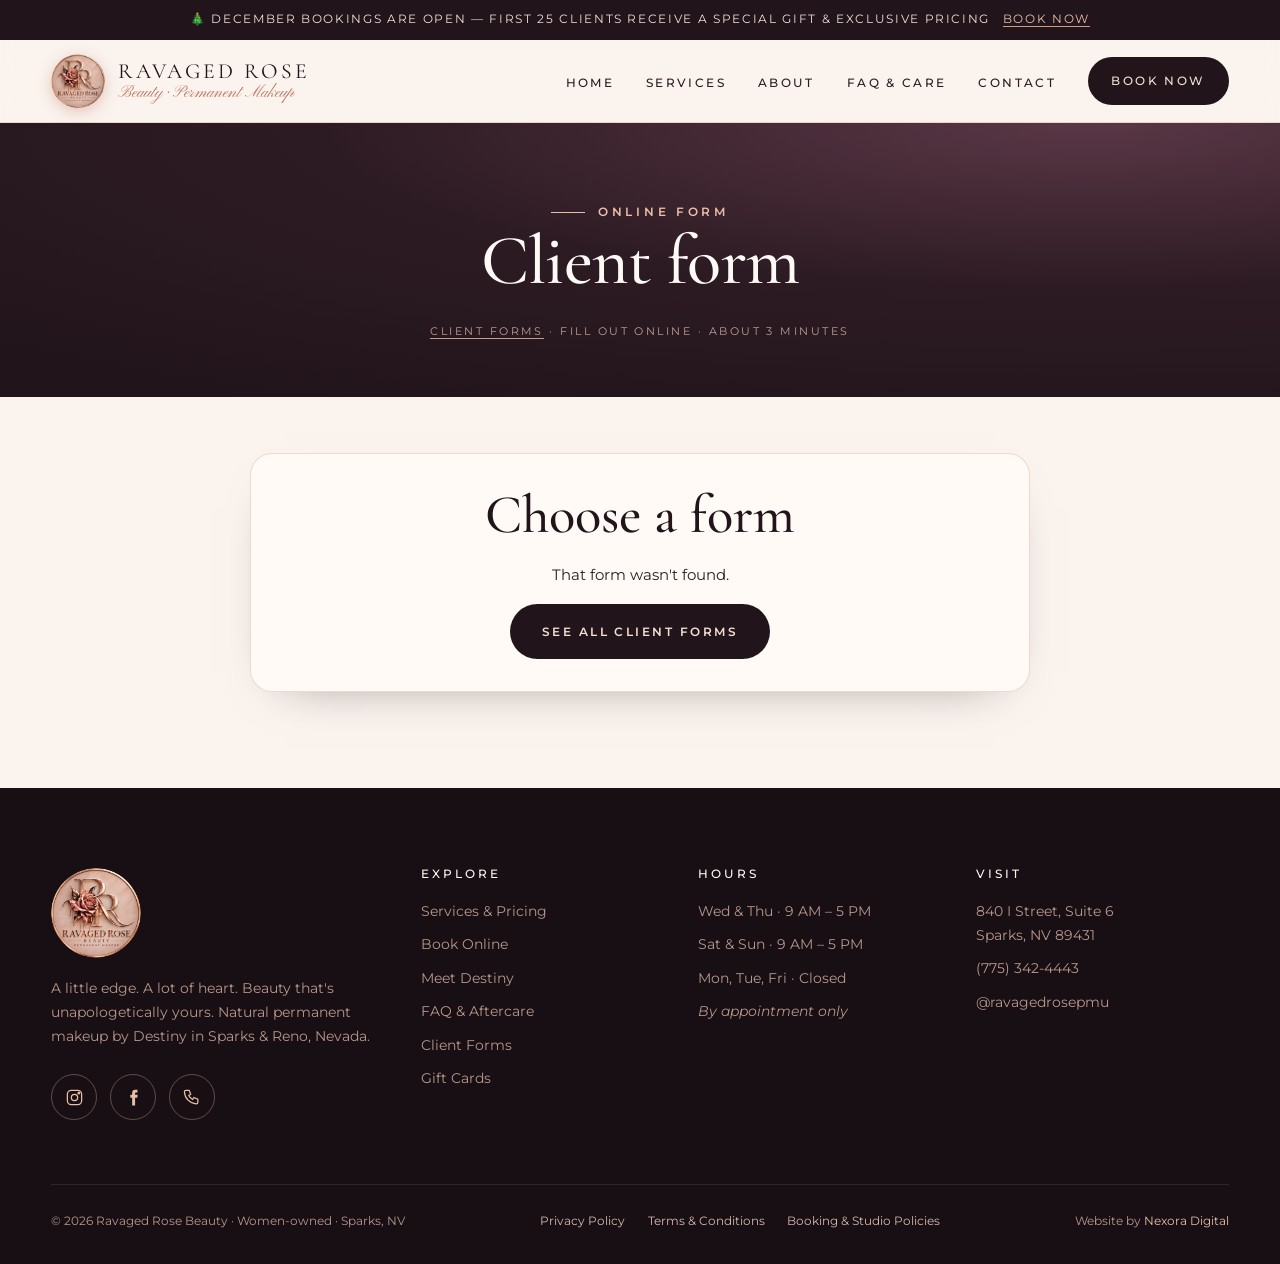
<file: form.html>
<!DOCTYPE html>
<html lang="en">
<head>
<meta charset="utf-8">
<meta name="viewport" content="width=device-width, initial-scale=1">
<title>Client Form | Ravaged Rose PMU</title>
<meta name="description" content="Complete your Ravaged Rose PMU client form online and sign electronically.">
<meta name="theme-color" content="#21141a">
<meta property="og:title" content="Client Forms | Ravaged Rose PMU — Sparks, NV">
<meta property="og:description" content="Ravaged Rose PMU client forms: brow, lip and tiny tattoo intake questionnaires, photo &amp; video release, results acknowledgment and aftercare.">
<meta property="og:image" content="/assets/img/logo.png">
<meta property="og:type" content="website">
<link rel="icon" type="image/png" href="/assets/img/favicon.png">
<link rel="apple-touch-icon" href="/assets/img/apple-touch-icon.png">
<link rel="preconnect" href="https://fonts.googleapis.com">
<link rel="preconnect" href="https://fonts.gstatic.com" crossorigin>
<link href="https://fonts.googleapis.com/css2?family=Cormorant+Garamond:ital,wght@0,400;0,500;0,600;1,400;1,500&family=Montserrat:wght@400;500;600&family=Pinyon+Script&display=swap" rel="stylesheet">
<link rel="stylesheet" href="/assets/css/style.css">

<meta name="robots" content="noindex">
</head>
<body>
<div class="promo-bar">🎄 December bookings are open<span class="hide-sm"> — first 25 clients receive a special gift &amp; exclusive pricing</span> <a href="/book">Book now</a></div>
<header class="site-header">
  <nav class="nav container" aria-label="Main">
    <a class="brand" href="/" aria-label="Ravaged Rose Beauty home">
      <img src="/assets/img/logo-sm.webp" alt="Ravaged Rose Beauty logo" width="54" height="54">
      <span class="brand-name">Ravaged Rose<small>Beauty · Permanent Makeup</small></span>
    </a>
    <ul class="nav-links">
      <li><a href="/" data-page="index">Home</a></li>
      <li><a href="/services" data-page="services">Services</a></li>
      <li><a href="/about" data-page="about">About</a></li>
      <li><a href="/faq" data-page="faq">FAQ &amp; Care</a></li>
      <li><a href="/contact" data-page="contact">Contact</a></li>
      <li><a class="btn btn-dark" href="/book" data-page="book">Book Now</a></li>
    </ul>
    <button class="menu-toggle" aria-label="Open menu" aria-expanded="false"><span></span><span></span><span></span></button>
  </nav>
</header>
<main>
<section class="page-hero ff-hero">
  <div class="container reveal">
    <span class="eyebrow" data-form-sub>Online form</span>
    <h1 data-form-title>Client form</h1>
    <p class="crumbs"><a href="/forms">Client Forms</a> · Fill out online · About 3 minutes</p>
  </div>
</section>
<section class="ff-wrap">
  <div class="container ff-container">
    <div id="form-app"><noscript>Please enable JavaScript to fill this form online, or <a href="/forms">download the PDF</a>.</noscript></div>
  </div>
</section>
</main>
<footer class="site-footer">
  <div class="container foot-grid">
    <div class="foot-brand">
      <img src="/assets/img/logo-sm.webp" alt="Ravaged Rose Beauty" width="90" height="90" loading="lazy">
      <p>A little edge. A lot of heart. Beauty that's unapologetically yours. Natural permanent makeup by Destiny in Sparks &amp; Reno, Nevada.</p>
      <div class="socials">
        <a data-link="INSTAGRAM" href="https://www.instagram.com/ravagedrosepmu/" aria-label="Instagram"><svg viewBox="0 0 24 24" fill="none" stroke="currentColor" stroke-width="1.6"><rect x="3" y="3" width="18" height="18" rx="5"/><circle cx="12" cy="12" r="4"/><circle cx="17.5" cy="6.5" r="1" fill="currentColor"/></svg></a>
        <a data-link="FACEBOOK" href="https://www.facebook.com/profile.php?id=61595532761039" aria-label="Facebook"><svg viewBox="0 0 24 24" fill="currentColor"><path d="M14 8.5V6.8c0-.8.5-1 1-1h2V2.2h-2.8C11 2.2 10.3 4.4 10.3 6v2.5H8v3.7h2.3V22H14v-9.8h2.8l.4-3.7H14z"/></svg></a>
        <a data-phone href="tel:+17753424443" aria-label="Call"><svg viewBox="0 0 24 24" fill="none" stroke="currentColor" stroke-width="1.6"><path d="M5 3h4l2 5-2.5 1.5a11 11 0 005 5L15 12l5 2v4a2 2 0 01-2 2A16 16 0 013 5a2 2 0 012-2"/></svg></a>
      </div>
    </div>
    <div>
      <h4>Explore</h4>
      <ul>
        <li><a href="/services">Services &amp; Pricing</a></li>
        <li><a href="/book">Book Online</a></li>
        <li><a href="/about">Meet Destiny</a></li>
        <li><a href="/faq">FAQ &amp; Aftercare</a></li>
        <li><a href="/forms">Client Forms</a></li>
        <li><a data-link="GIFT_CARD_URL" href="#">Gift Cards</a></li>
      </ul>
    </div>
    <div>
      <h4>Hours</h4>
      <ul>
        <li>Wed &amp; Thu · 9 AM – 5 PM</li>
        <li>Sat &amp; Sun · 9 AM – 5 PM</li>
        <li>Mon, Tue, Fri · Closed</li>
        <li><em>By appointment only</em></li>
      </ul>
    </div>
    <div>
      <h4>Visit</h4>
      <ul>
        <li><a data-link="MAPS_URL" href="#">840 I Street, Suite 6<br>Sparks, NV 89431</a></li>
        <li><a data-phone href="tel:+17753424443">(775) 342-4443</a></li>
        <li><a data-link="INSTAGRAM" href="#">@ravagedrosepmu</a></li>
      </ul>
    </div>
  </div>
  <div class="container foot-bottom">
    <span>© <span data-year>2026</span> Ravaged Rose Beauty · Women-owned · Sparks, NV</span>
    <nav class="foot-legal" aria-label="Legal"><a href="/privacy">Privacy Policy</a><a href="/terms">Terms &amp; Conditions</a><a href="/policies">Booking &amp; Studio Policies</a></nav>
    <span>Website by <a href="https://www.nexoradigital.live" target="_blank" rel="noopener">Nexora Digital</a></span>
  </div>
</footer>
<a class="btn btn-gold float-book" href="/book">Book Now</a>
<script src="/assets/js/config.js"></script>
<script src="/assets/js/main.js"></script>
<script src="/assets/js/forms-data.js"></script>
<script src="/assets/js/form-fill.js"></script>
</body>
</html>
</file>
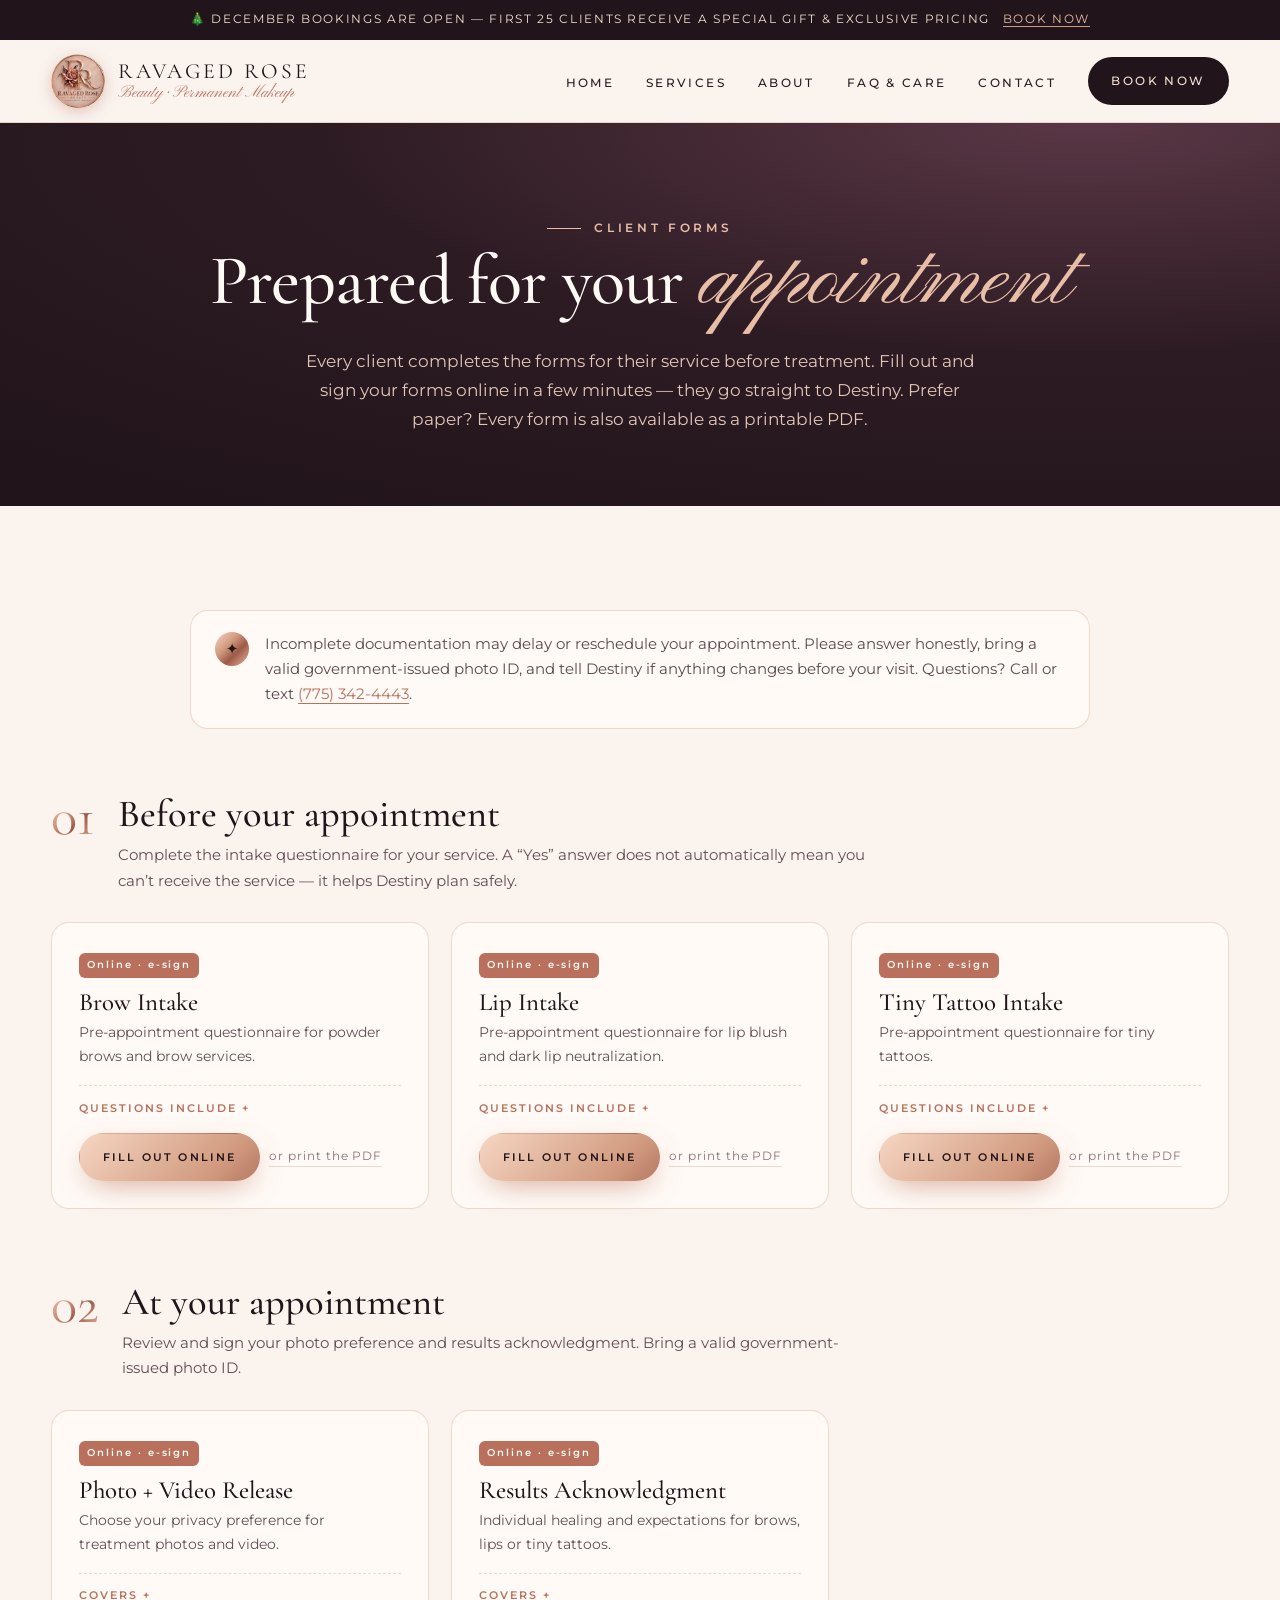
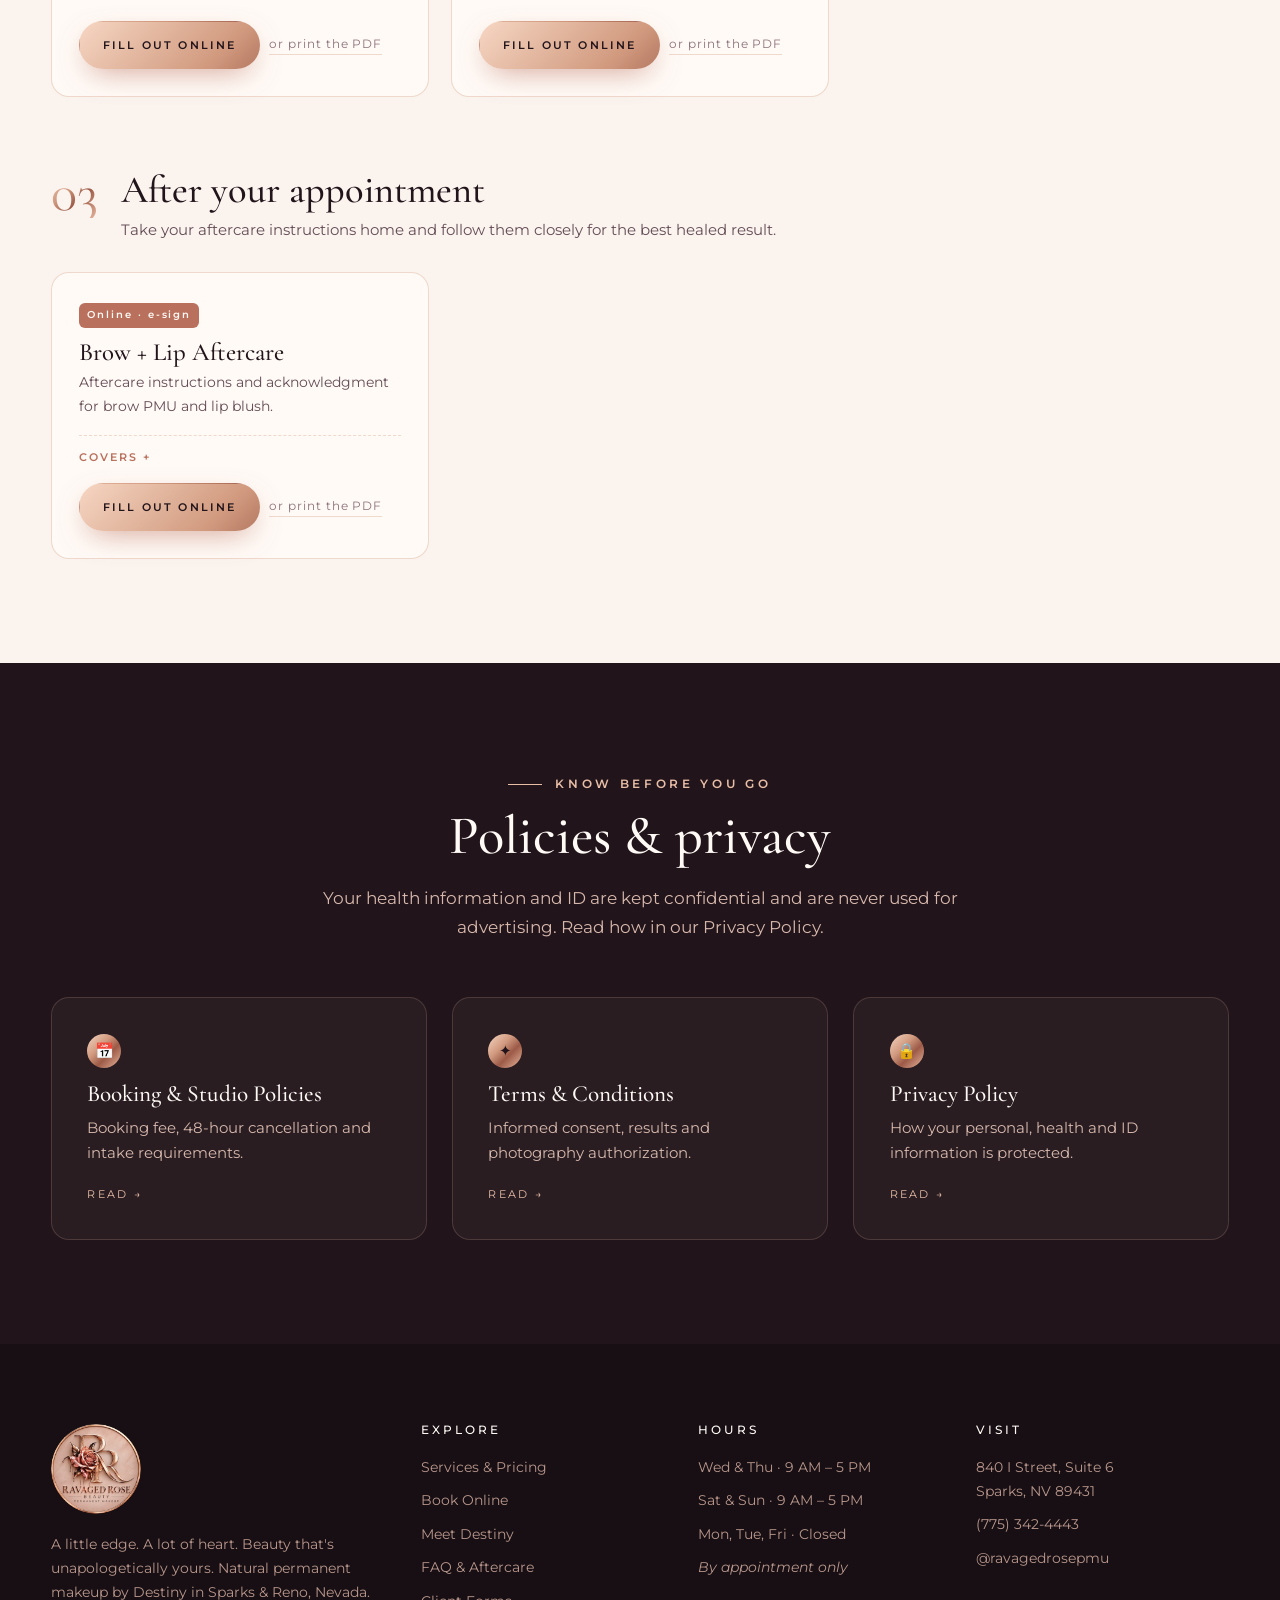
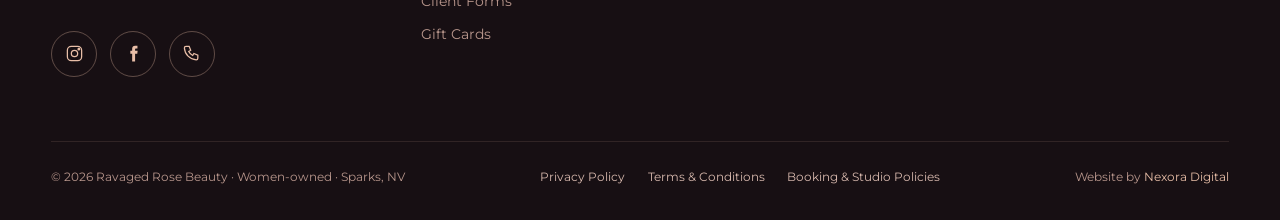
<file: forms.html>
<!DOCTYPE html>
<html lang="en">
<head>
<meta charset="utf-8">
<meta name="viewport" content="width=device-width, initial-scale=1">
<title>Client Forms | Ravaged Rose PMU — Sparks, NV</title>
<meta name="description" content="Ravaged Rose PMU client forms: brow, lip and tiny tattoo intake questionnaires, photo &amp; video release, results acknowledgment and aftercare.">
<meta name="theme-color" content="#21141a">
<meta property="og:title" content="Client Forms | Ravaged Rose PMU — Sparks, NV">
<meta property="og:description" content="Ravaged Rose PMU client forms: brow, lip and tiny tattoo intake questionnaires, photo &amp; video release, results acknowledgment and aftercare.">
<meta property="og:image" content="/assets/img/logo.png">
<meta property="og:type" content="website">
<link rel="icon" type="image/png" href="/assets/img/favicon.png">
<link rel="apple-touch-icon" href="/assets/img/apple-touch-icon.png">
<link rel="preconnect" href="https://fonts.googleapis.com">
<link rel="preconnect" href="https://fonts.gstatic.com" crossorigin>
<link href="https://fonts.googleapis.com/css2?family=Cormorant+Garamond:ital,wght@0,400;0,500;0,600;1,400;1,500&family=Montserrat:wght@400;500;600&family=Pinyon+Script&display=swap" rel="stylesheet">
<link rel="stylesheet" href="/assets/css/style.css">

</head>
<body>
<div class="promo-bar">🎄 December bookings are open<span class="hide-sm"> — first 25 clients receive a special gift &amp; exclusive pricing</span> <a href="/book">Book now</a></div>
<header class="site-header">
  <nav class="nav container" aria-label="Main">
    <a class="brand" href="/" aria-label="Ravaged Rose Beauty home">
      <img src="/assets/img/logo-sm.webp" alt="Ravaged Rose Beauty logo" width="54" height="54">
      <span class="brand-name">Ravaged Rose<small>Beauty · Permanent Makeup</small></span>
    </a>
    <ul class="nav-links">
      <li><a href="/" data-page="index">Home</a></li>
      <li><a href="/services" data-page="services">Services</a></li>
      <li><a href="/about" data-page="about">About</a></li>
      <li><a href="/faq" data-page="faq">FAQ &amp; Care</a></li>
      <li><a href="/contact" data-page="contact">Contact</a></li>
      <li><a class="btn btn-dark" href="/book" data-page="book">Book Now</a></li>
    </ul>
    <button class="menu-toggle" aria-label="Open menu" aria-expanded="false"><span></span><span></span><span></span></button>
  </nav>
</header>
<main>

<section class="page-hero">
  <div class="container reveal">
    <span class="eyebrow">Client forms</span>
    <h1>Prepared for your <span class="script" style="color:var(--rose-light)">appointment</span></h1>
    <p class="lead">Every client completes the forms for their service before treatment. Fill out and sign your forms online in a few minutes — they go straight to Destiny. Prefer paper? Every form is also available as a printable PDF.</p>
  </div>
</section>
<section>
  <div class="container">
    <div class="forms-note reveal">
      <span class="ico">✦</span>
      <p>Incomplete documentation may delay or reschedule your appointment. Please answer honestly, bring a valid government-issued photo ID, and tell Destiny if anything changes before your visit. Questions? Call or text <a data-phone href="tel:+17753424443">(775) 342-4443</a>.</p>
    </div>
    
    <div class="form-stage">
      <div class="stage-head reveal"><span class="stage-num">01</span><div><h2>Before your appointment</h2><p>Complete the intake questionnaire for your service. A “Yes” answer does not automatically mean you can’t receive the service — it helps Destiny plan safely.</p></div></div>
      <div class="form-grid"><article class="form-card reveal">
        <div class="form-card-top"><span class="pdf-badge">Online · e-sign</span><h3>Brow Intake</h3><p>Pre-appointment questionnaire for powder brows and brow services.</p></div>
        <details class="form-peek"><summary>Questions include</summary><ul><li>Are you pregnant or breastfeeding?</li><li>Do you have diabetes, an immune condition, or a condition that affects healing?</li><li>Do you have a bleeding disorder or take blood thinners?</li><li>Do you have allergies to pigments/inks, latex, adhesives, or topical anesthetics?</li><li>Do you have an active infection, rash, irritation, or broken skin in the treatment area?</li><li>Do you have a history of keloid or raised-scar formation?</li><li class="muted-li">+ 3 more</li></ul></details>
        <div class="form-actions"><a class="btn btn-gold ff-go" href="/form?f=brow-intake">Fill out online</a><a class="pdf-link" href="/assets/forms/brow-intake.pdf" target="_blank" rel="noopener">or print the PDF</a></div>
      </article>
<article class="form-card reveal">
        <div class="form-card-top"><span class="pdf-badge">Online · e-sign</span><h3>Lip Intake</h3><p>Pre-appointment questionnaire for lip blush and dark lip neutralization.</p></div>
        <details class="form-peek"><summary>Questions include</summary><ul><li>Are you pregnant or breastfeeding?</li><li>Do you have diabetes, an immune condition, or a condition that affects healing?</li><li>Do you have a bleeding disorder or take blood thinners?</li><li>Do you have allergies to pigments/inks, latex, adhesives, or topical anesthetics?</li><li>Do you have an active infection, rash, irritation, or broken skin in the treatment area?</li><li>Do you have a history of keloid or raised-scar formation?</li><li class="muted-li">+ 4 more</li></ul></details>
        <div class="form-actions"><a class="btn btn-gold ff-go" href="/form?f=lip-intake">Fill out online</a><a class="pdf-link" href="/assets/forms/lip-intake.pdf" target="_blank" rel="noopener">or print the PDF</a></div>
      </article>
<article class="form-card reveal">
        <div class="form-card-top"><span class="pdf-badge">Online · e-sign</span><h3>Tiny Tattoo Intake</h3><p>Pre-appointment questionnaire for tiny tattoos.</p></div>
        <details class="form-peek"><summary>Questions include</summary><ul><li>Are you pregnant or breastfeeding?</li><li>Do you have diabetes, an immune condition, or a condition that affects healing?</li><li>Do you have a bleeding disorder or take blood thinners?</li><li>Do you have allergies to pigments/inks, latex, adhesives, or topical anesthetics?</li><li>Do you have an active infection, rash, irritation, or broken skin in the treatment area?</li><li>Do you have a history of keloid or raised-scar formation?</li><li class="muted-li">+ 3 more</li></ul></details>
        <div class="form-actions"><a class="btn btn-gold ff-go" href="/form?f=tiny-tattoo-intake">Fill out online</a><a class="pdf-link" href="/assets/forms/tiny-tattoo-intake.pdf" target="_blank" rel="noopener">or print the PDF</a></div>
      </article></div>
    </div>
    <div class="form-stage">
      <div class="stage-head reveal"><span class="stage-num">02</span><div><h2>At your appointment</h2><p>Review and sign your photo preference and results acknowledgment. Bring a valid government-issued photo ID.</p></div></div>
      <div class="form-grid"><article class="form-card reveal">
        <div class="form-card-top"><span class="pdf-badge">Online · e-sign</span><h3>Photo + Video Release</h3><p>Choose your privacy preference for treatment photos and video.</p></div>
        <details class="form-peek"><summary>Covers</summary><ul><li>Full images/video permitted — identifiable images, including your face, may be shared.</li><li>Cropped treatment area only — brow, lip or tattoo images without your full face.</li><li>No public use — your images/video are not posted or used for marketing.</li><li>Your choice does not affect eligibility for services.</li></ul></details>
        <div class="form-actions"><a class="btn btn-gold ff-go" href="/form?f=photo-video-release">Fill out online</a><a class="pdf-link" href="/assets/forms/photo-video-release.pdf" target="_blank" rel="noopener">or print the PDF</a></div>
      </article>
<article class="form-card reveal">
        <div class="form-card-top"><span class="pdf-badge">Online · e-sign</span><h3>Results Acknowledgment</h3><p>Individual healing and expectations for brows, lips or tiny tattoos.</p></div>
        <details class="form-peek"><summary>Covers</summary><ul><li>Specific color, symmetry, pigment retention and healed appearance cannot be guaranteed.</li><li>Pigment may heal lighter or unevenly; a touch-up may be recommended, with fees disclosed separately.</li><li>Photos of other clients are illustrative — your results may vary.</li></ul></details>
        <div class="form-actions"><a class="btn btn-gold ff-go" href="/form?f=results-acknowledgment">Fill out online</a><a class="pdf-link" href="/assets/forms/results-acknowledgment.pdf" target="_blank" rel="noopener">or print the PDF</a></div>
      </article></div>
    </div>
    <div class="form-stage">
      <div class="stage-head reveal"><span class="stage-num">03</span><div><h2>After your appointment</h2><p>Take your aftercare instructions home and follow them closely for the best healed result.</p></div></div>
      <div class="form-grid"><article class="form-card reveal">
        <div class="form-card-top"><span class="pdf-badge">Online · e-sign</span><h3>Brow + Lip Aftercare</h3><p>Aftercare instructions and acknowledgment for brow PMU and lip blush.</p></div>
        <details class="form-peek"><summary>Covers</summary><ul><li>Keep the area clean and don't pick, peel or scratch.</li><li>Avoid swimming, saunas, heavy sweating, makeup and sun while healing.</li><li>Once healed, protect with SPF 30+ (SPF lip balm for lips).</li></ul></details>
        <div class="form-actions"><a class="btn btn-gold ff-go" href="/form?f=brow-lip-aftercare">Fill out online</a><a class="pdf-link" href="/assets/forms/brow-lip-aftercare.pdf" target="_blank" rel="noopener">or print the PDF</a></div>
      </article></div>
    </div>
  </div>
</section>
<section class="bg-dark">
  <div class="container">
    <div class="section-head center reveal"><span class="eyebrow" style="color:var(--rose-light)">Know before you go</span><h2>Policies &amp; privacy</h2><p class="lead" style="color:#d7b8ad">Your health information and ID are kept confidential and are never used for advertising. Read how in our Privacy Policy.</p></div>
    <div class="cards-3">
      <a class="info-card link-card reveal" href="/policies"><span class="ico">📅</span><h3>Booking &amp; Studio Policies</h3><p>Booking fee, 48-hour cancellation and intake requirements.</p><span class="more">Read →</span></a>
      <a class="info-card link-card reveal d1" href="/terms"><span class="ico">✦</span><h3>Terms &amp; Conditions</h3><p>Informed consent, results and photography authorization.</p><span class="more">Read →</span></a>
      <a class="info-card link-card reveal d2" href="/privacy"><span class="ico">🔒</span><h3>Privacy Policy</h3><p>How your personal, health and ID information is protected.</p><span class="more">Read →</span></a>
    </div>
  </div>
</section>
</main>
<footer class="site-footer">
  <div class="container foot-grid">
    <div class="foot-brand">
      <img src="/assets/img/logo-sm.webp" alt="Ravaged Rose Beauty" width="90" height="90" loading="lazy">
      <p>A little edge. A lot of heart. Beauty that's unapologetically yours. Natural permanent makeup by Destiny in Sparks &amp; Reno, Nevada.</p>
      <div class="socials">
        <a data-link="INSTAGRAM" href="https://www.instagram.com/ravagedrosepmu/" aria-label="Instagram"><svg viewBox="0 0 24 24" fill="none" stroke="currentColor" stroke-width="1.6"><rect x="3" y="3" width="18" height="18" rx="5"/><circle cx="12" cy="12" r="4"/><circle cx="17.5" cy="6.5" r="1" fill="currentColor"/></svg></a>
        <a data-link="FACEBOOK" href="https://www.facebook.com/profile.php?id=61595532761039" aria-label="Facebook"><svg viewBox="0 0 24 24" fill="currentColor"><path d="M14 8.5V6.8c0-.8.5-1 1-1h2V2.2h-2.8C11 2.2 10.3 4.4 10.3 6v2.5H8v3.7h2.3V22H14v-9.8h2.8l.4-3.7H14z"/></svg></a>
        <a data-phone href="tel:+17753424443" aria-label="Call"><svg viewBox="0 0 24 24" fill="none" stroke="currentColor" stroke-width="1.6"><path d="M5 3h4l2 5-2.5 1.5a11 11 0 005 5L15 12l5 2v4a2 2 0 01-2 2A16 16 0 013 5a2 2 0 012-2"/></svg></a>
      </div>
    </div>
    <div>
      <h4>Explore</h4>
      <ul>
        <li><a href="/services">Services &amp; Pricing</a></li>
        <li><a href="/book">Book Online</a></li>
        <li><a href="/about">Meet Destiny</a></li>
        <li><a href="/faq">FAQ &amp; Aftercare</a></li>
        <li><a href="/forms">Client Forms</a></li>
        <li><a data-link="GIFT_CARD_URL" href="#">Gift Cards</a></li>
      </ul>
    </div>
    <div>
      <h4>Hours</h4>
      <ul>
        <li>Wed &amp; Thu · 9 AM – 5 PM</li>
        <li>Sat &amp; Sun · 9 AM – 5 PM</li>
        <li>Mon, Tue, Fri · Closed</li>
        <li><em>By appointment only</em></li>
      </ul>
    </div>
    <div>
      <h4>Visit</h4>
      <ul>
        <li><a data-link="MAPS_URL" href="#">840 I Street, Suite 6<br>Sparks, NV 89431</a></li>
        <li><a data-phone href="tel:+17753424443">(775) 342-4443</a></li>
        <li><a data-link="INSTAGRAM" href="#">@ravagedrosepmu</a></li>
      </ul>
    </div>
  </div>
  <div class="container foot-bottom">
    <span>© <span data-year>2026</span> Ravaged Rose Beauty · Women-owned · Sparks, NV</span>
    <nav class="foot-legal" aria-label="Legal"><a href="/privacy">Privacy Policy</a><a href="/terms">Terms &amp; Conditions</a><a href="/policies">Booking &amp; Studio Policies</a></nav>
    <span>Website by <a href="https://www.nexoradigital.live" target="_blank" rel="noopener">Nexora Digital</a></span>
  </div>
</footer>
<a class="btn btn-gold float-book" href="/book">Book Now</a>
<script src="/assets/js/config.js"></script>
<script src="/assets/js/main.js"></script>
</body>
</html>
</file>
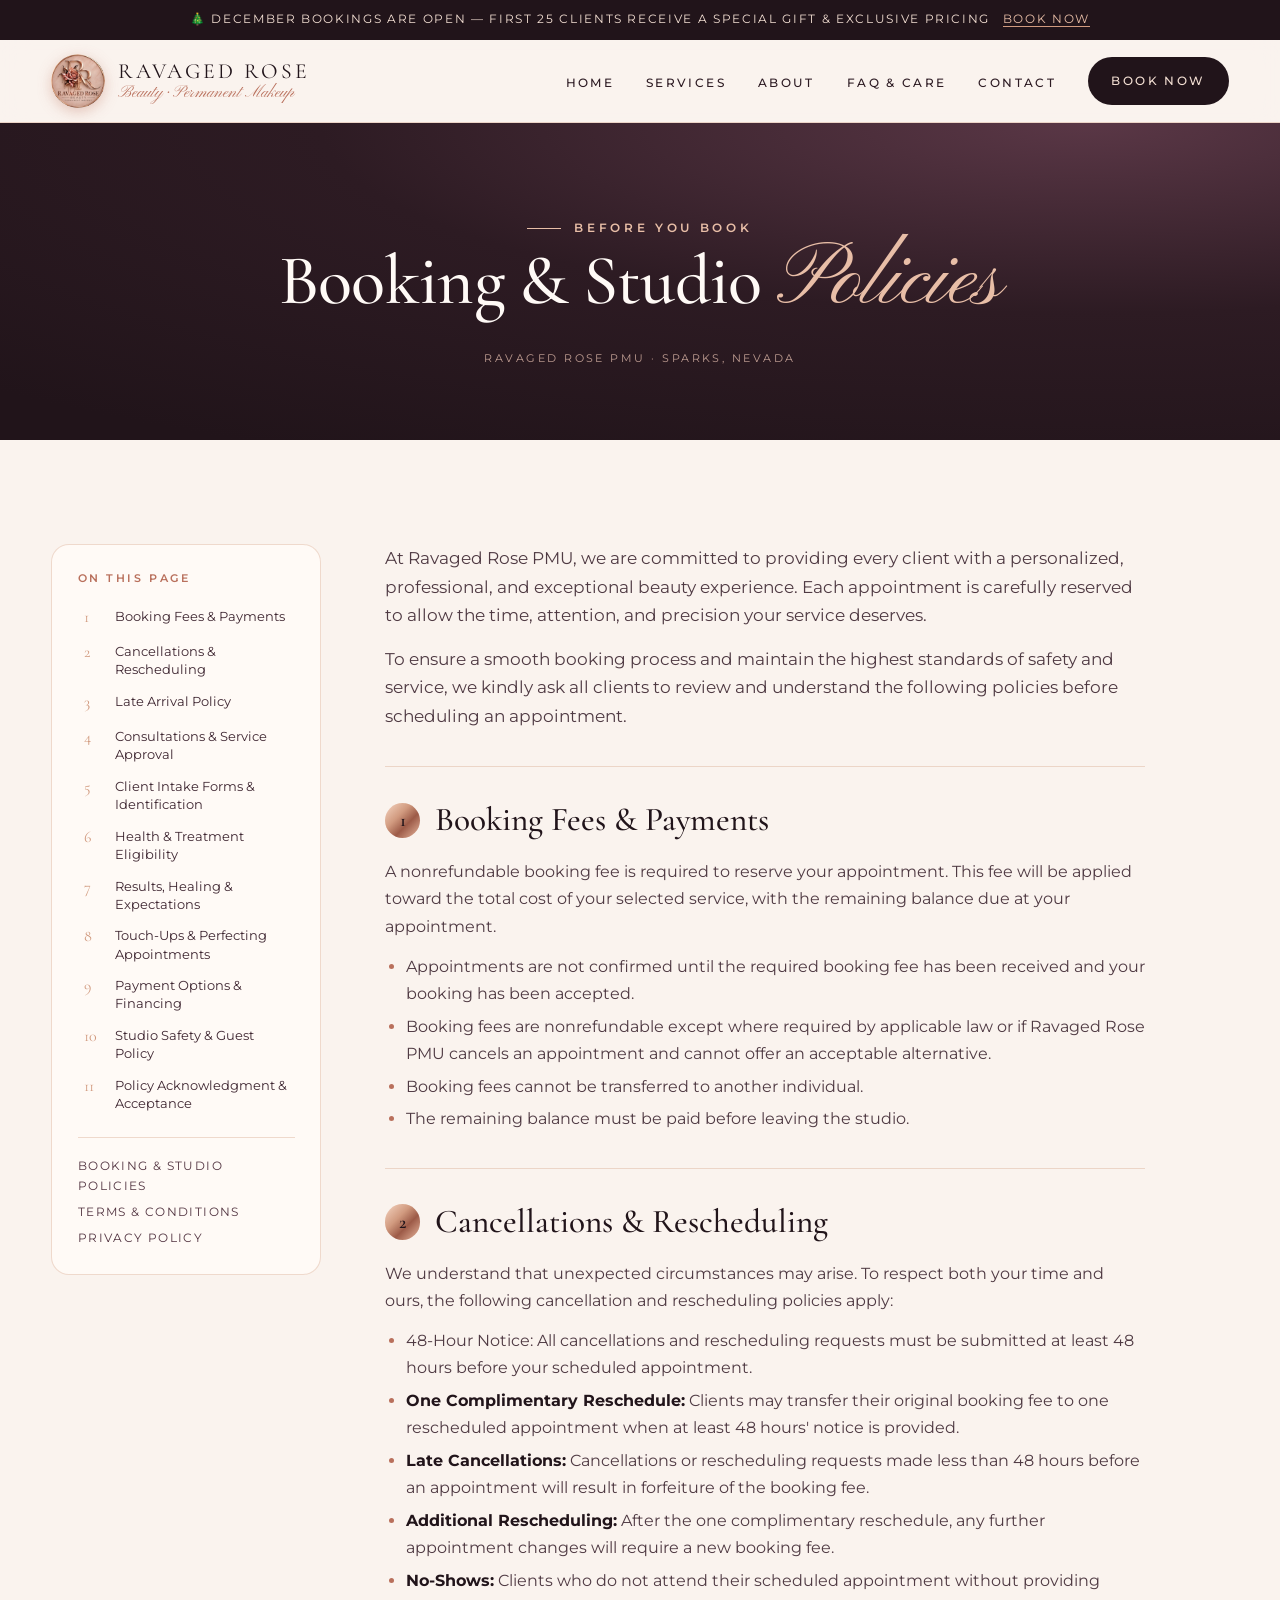
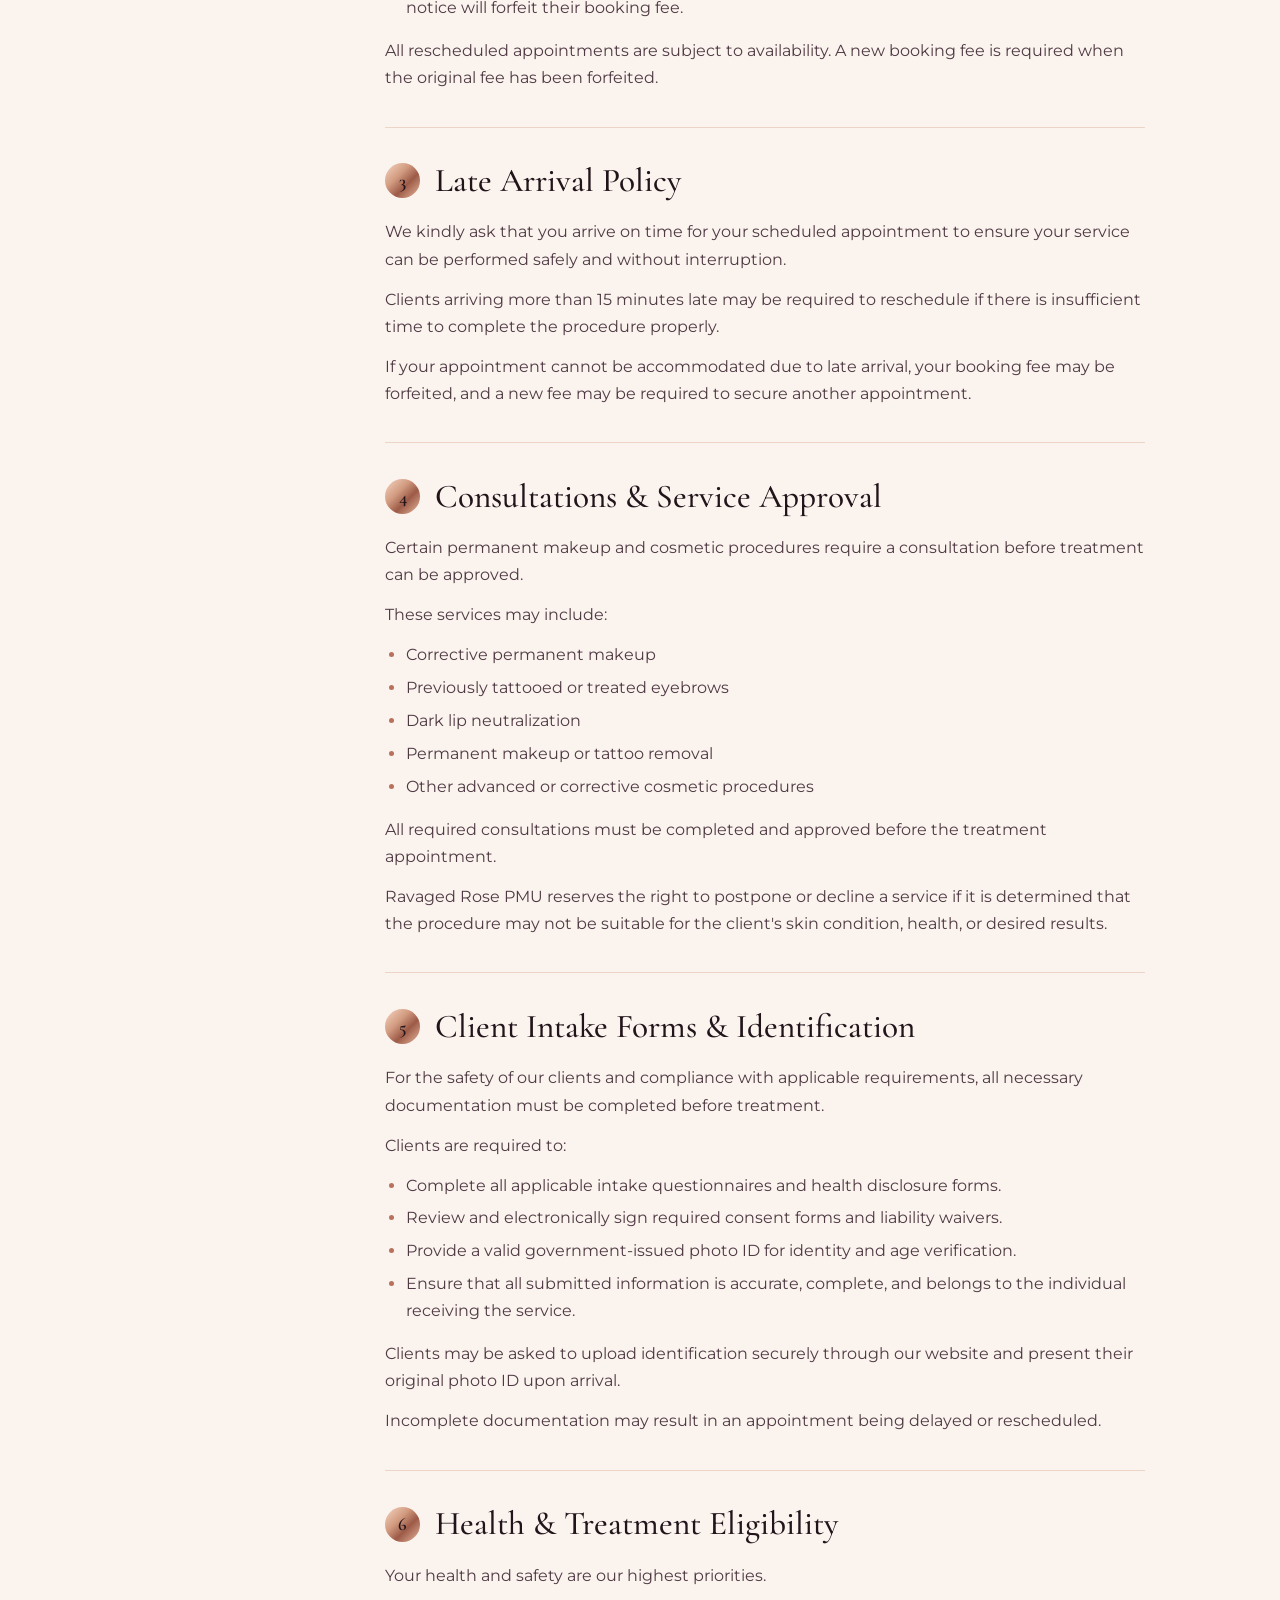
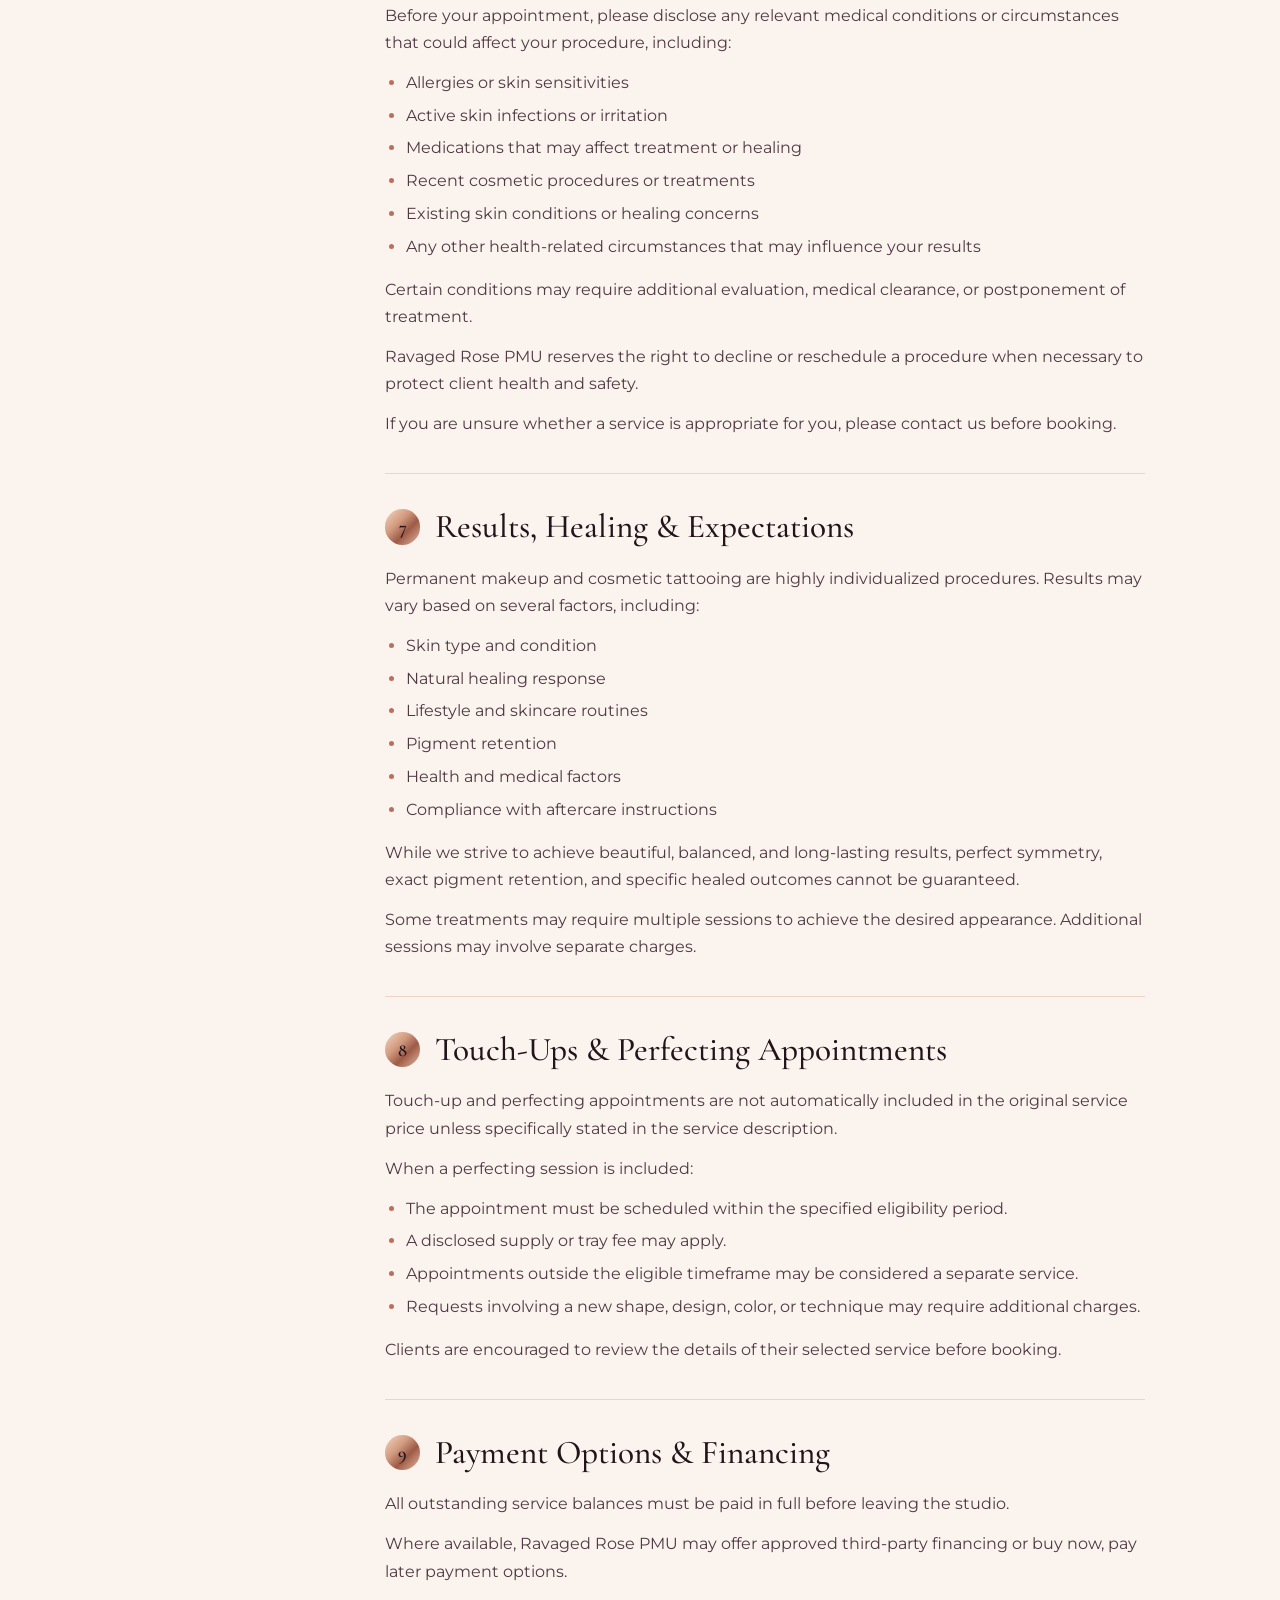
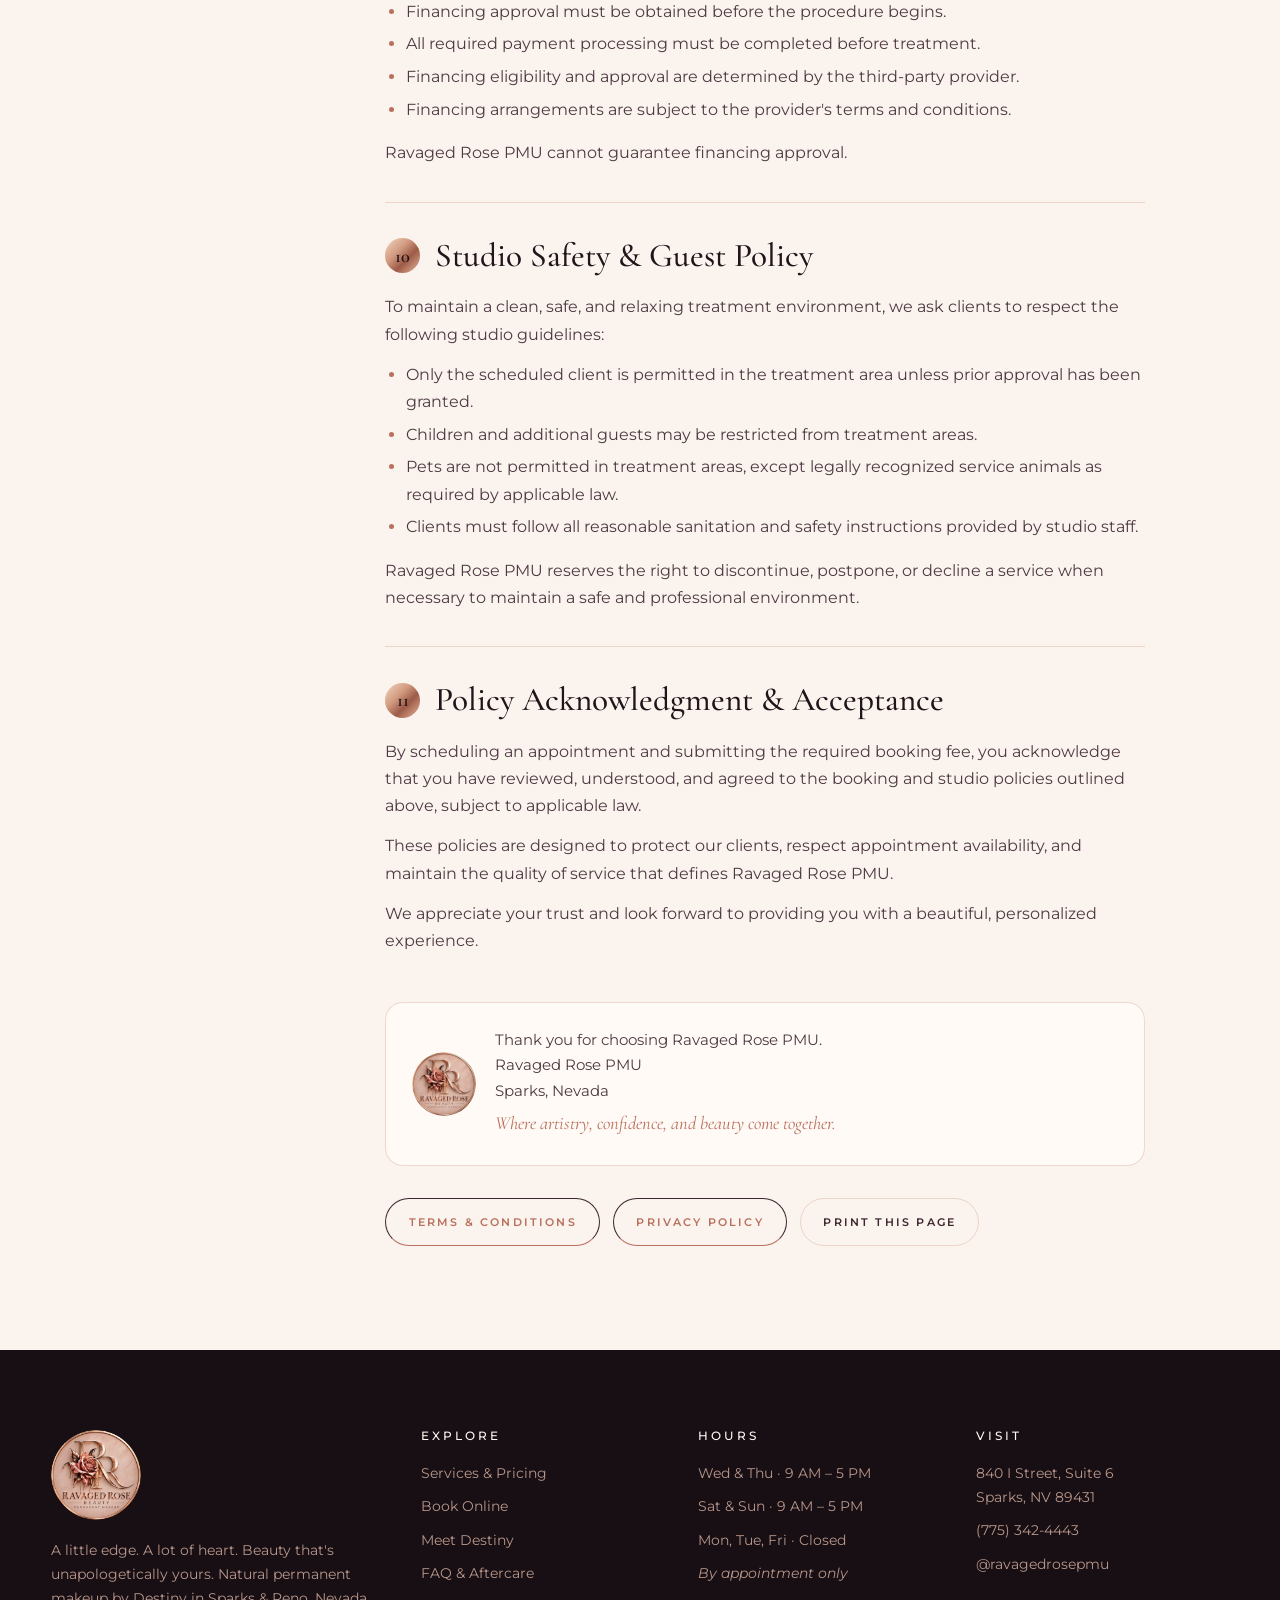
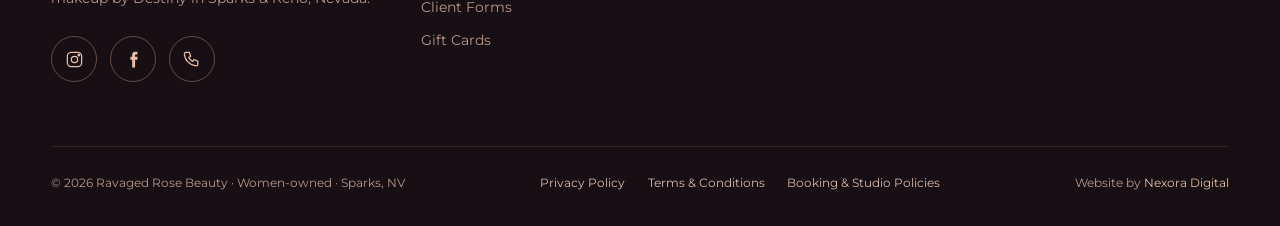
<file: policies.html>
<!DOCTYPE html>
<html lang="en">
<head>
<meta charset="utf-8">
<meta name="viewport" content="width=device-width, initial-scale=1">
<title>Booking &amp; Studio Policies | Ravaged Rose PMU</title>
<meta name="description" content="Ravaged Rose PMU booking fee, 48-hour cancellation, rescheduling, late arrival, consultation, intake form and studio policies.">
<meta name="theme-color" content="#21141a">
<meta property="og:title" content="Booking &amp; Studio Policies | Ravaged Rose PMU">
<meta property="og:description" content="Ravaged Rose PMU booking fee, 48-hour cancellation, rescheduling, late arrival, consultation, intake form and studio policies.">
<meta property="og:image" content="/assets/img/logo.png">
<meta property="og:type" content="website">
<link rel="icon" type="image/png" href="/assets/img/favicon.png">
<link rel="apple-touch-icon" href="/assets/img/apple-touch-icon.png">
<link rel="preconnect" href="https://fonts.googleapis.com">
<link rel="preconnect" href="https://fonts.gstatic.com" crossorigin>
<link href="https://fonts.googleapis.com/css2?family=Cormorant+Garamond:ital,wght@0,400;0,500;0,600;1,400;1,500&family=Montserrat:wght@400;500;600&family=Pinyon+Script&display=swap" rel="stylesheet">
<link rel="stylesheet" href="/assets/css/style.css">

</head>
<body>
<div class="promo-bar">🎄 December bookings are open<span class="hide-sm"> — first 25 clients receive a special gift &amp; exclusive pricing</span> <a href="/book">Book now</a></div>
<header class="site-header">
  <nav class="nav container" aria-label="Main">
    <a class="brand" href="/" aria-label="Ravaged Rose Beauty home">
      <img src="/assets/img/logo-sm.webp" alt="Ravaged Rose Beauty logo" width="54" height="54">
      <span class="brand-name">Ravaged Rose<small>Beauty · Permanent Makeup</small></span>
    </a>
    <ul class="nav-links">
      <li><a href="/" data-page="index">Home</a></li>
      <li><a href="/services" data-page="services">Services</a></li>
      <li><a href="/about" data-page="about">About</a></li>
      <li><a href="/faq" data-page="faq">FAQ &amp; Care</a></li>
      <li><a href="/contact" data-page="contact">Contact</a></li>
      <li><a class="btn btn-dark" href="/book" data-page="book">Book Now</a></li>
    </ul>
    <button class="menu-toggle" aria-label="Open menu" aria-expanded="false"><span></span><span></span><span></span></button>
  </nav>
</header>
<main>

<section class="page-hero">
  <div class="container reveal">
    <span class="eyebrow">Before you book</span>
    <h1>Booking &amp; Studio <span class="script" style="color:var(--rose-light)">Policies</span></h1>
    <p class="crumbs">Ravaged Rose PMU · Sparks, Nevada</p>
  </div>
</section>
<section class="legal-page">
  <div class="container legal-wrap">
    <aside class="legal-toc">
      <p class="toc-title">On this page</p>
      <ol><li><a href="#s1"><span>1</span>Booking Fees &amp; Payments</a></li>
<li><a href="#s2"><span>2</span>Cancellations &amp; Rescheduling</a></li>
<li><a href="#s3"><span>3</span>Late Arrival Policy</a></li>
<li><a href="#s4"><span>4</span>Consultations &amp; Service Approval</a></li>
<li><a href="#s5"><span>5</span>Client Intake Forms &amp; Identification</a></li>
<li><a href="#s6"><span>6</span>Health &amp; Treatment Eligibility</a></li>
<li><a href="#s7"><span>7</span>Results, Healing &amp; Expectations</a></li>
<li><a href="#s8"><span>8</span>Touch-Ups &amp; Perfecting Appointments</a></li>
<li><a href="#s9"><span>9</span>Payment Options &amp; Financing</a></li>
<li><a href="#s10"><span>10</span>Studio Safety &amp; Guest Policy</a></li>
<li><a href="#s11"><span>11</span>Policy Acknowledgment &amp; Acceptance</a></li></ol>
      <div class="toc-links"><a href="/policies">Booking &amp; Studio Policies</a><a href="/terms">Terms &amp; Conditions</a><a href="/privacy">Privacy Policy</a></div>
    </aside>
    <article class="legal">
      
      <div class="legal-intro"><p>At Ravaged Rose PMU, we are committed to providing every client with a personalized, professional, and exceptional beauty experience. Each appointment is carefully reserved to allow the time, attention, and precision your service deserves.</p>
<p>To ensure a smooth booking process and maintain the highest standards of safety and service, we kindly ask all clients to review and understand the following policies before scheduling an appointment.</p></div>
      <section class="legal-sec" id="s1"><h2><span class="num">1</span>Booking Fees &amp; Payments</h2>
<p>A nonrefundable booking fee is required to reserve your appointment. This fee will be applied toward the total cost of your selected service, with the remaining balance due at your appointment.</p>
<ul>
<li>Appointments are not confirmed until the required booking fee has been received and your booking has been accepted.</li>
<li>Booking fees are nonrefundable except where required by applicable law or if Ravaged Rose PMU cancels an appointment and cannot offer an acceptable alternative.</li>
<li>Booking fees cannot be transferred to another individual.</li>
<li>The remaining balance must be paid before leaving the studio.</li>
</ul>
</section>
<section class="legal-sec" id="s2"><h2><span class="num">2</span>Cancellations &amp; Rescheduling</h2>
<p>We understand that unexpected circumstances may arise. To respect both your time and ours, the following cancellation and rescheduling policies apply:</p>
<ul>
<li>48-Hour Notice: All cancellations and rescheduling requests must be submitted at least 48 hours before your scheduled appointment.</li>
<li><b>One Complimentary Reschedule:</b> Clients may transfer their original booking fee to one rescheduled appointment when at least 48 hours' notice is provided.</li>
<li><b>Late Cancellations:</b> Cancellations or rescheduling requests made less than 48 hours before an appointment will result in forfeiture of the booking fee.</li>
<li><b>Additional Rescheduling:</b> After the one complimentary reschedule, any further appointment changes will require a new booking fee.</li>
<li><b>No-Shows:</b> Clients who do not attend their scheduled appointment without providing notice will forfeit their booking fee.</li>
</ul>
<p>All rescheduled appointments are subject to availability. A new booking fee is required when the original fee has been forfeited.</p>
</section>
<section class="legal-sec" id="s3"><h2><span class="num">3</span>Late Arrival Policy</h2>
<p>We kindly ask that you arrive on time for your scheduled appointment to ensure your service can be performed safely and without interruption.</p>
<p>Clients arriving more than 15 minutes late may be required to reschedule if there is insufficient time to complete the procedure properly.</p>
<p>If your appointment cannot be accommodated due to late arrival, your booking fee may be forfeited, and a new fee may be required to secure another appointment.</p>
</section>
<section class="legal-sec" id="s4"><h2><span class="num">4</span>Consultations &amp; Service Approval</h2>
<p>Certain permanent makeup and cosmetic procedures require a consultation before treatment can be approved.</p>
<p>These services may include:</p>
<ul>
<li>Corrective permanent makeup</li>
<li>Previously tattooed or treated eyebrows</li>
<li>Dark lip neutralization</li>
<li>Permanent makeup or tattoo removal</li>
<li>Other advanced or corrective cosmetic procedures</li>
</ul>
<p>All required consultations must be completed and approved before the treatment appointment.</p>
<p>Ravaged Rose PMU reserves the right to postpone or decline a service if it is determined that the procedure may not be suitable for the client's skin condition, health, or desired results.</p>
</section>
<section class="legal-sec" id="s5"><h2><span class="num">5</span>Client Intake Forms &amp; Identification</h2>
<p>For the safety of our clients and compliance with applicable requirements, all necessary documentation must be completed before treatment.</p>
<p>Clients are required to:</p>
<ul>
<li>Complete all applicable intake questionnaires and health disclosure forms.</li>
<li>Review and electronically sign required consent forms and liability waivers.</li>
<li>Provide a valid government-issued photo ID for identity and age verification.</li>
<li>Ensure that all submitted information is accurate, complete, and belongs to the individual receiving the service.</li>
</ul>
<p>Clients may be asked to upload identification securely through our website and present their original photo ID upon arrival.</p>
<p>Incomplete documentation may result in an appointment being delayed or rescheduled.</p>
</section>
<section class="legal-sec" id="s6"><h2><span class="num">6</span>Health &amp; Treatment Eligibility</h2>
<p>Your health and safety are our highest priorities.</p>
<p>Before your appointment, please disclose any relevant medical conditions or circumstances that could affect your procedure, including:</p>
<ul>
<li>Allergies or skin sensitivities</li>
<li>Active skin infections or irritation</li>
<li>Medications that may affect treatment or healing</li>
<li>Recent cosmetic procedures or treatments</li>
<li>Existing skin conditions or healing concerns</li>
<li>Any other health-related circumstances that may influence your results</li>
</ul>
<p>Certain conditions may require additional evaluation, medical clearance, or postponement of treatment.</p>
<p>Ravaged Rose PMU reserves the right to decline or reschedule a procedure when necessary to protect client health and safety.</p>
<p>If you are unsure whether a service is appropriate for you, please contact us before booking.</p>
</section>
<section class="legal-sec" id="s7"><h2><span class="num">7</span>Results, Healing &amp; Expectations</h2>
<p>Permanent makeup and cosmetic tattooing are highly individualized procedures. Results may vary based on several factors, including:</p>
<ul>
<li>Skin type and condition</li>
<li>Natural healing response</li>
<li>Lifestyle and skincare routines</li>
<li>Pigment retention</li>
<li>Health and medical factors</li>
<li>Compliance with aftercare instructions</li>
</ul>
<p>While we strive to achieve beautiful, balanced, and long-lasting results, perfect symmetry, exact pigment retention, and specific healed outcomes cannot be guaranteed.</p>
<p>Some treatments may require multiple sessions to achieve the desired appearance. Additional sessions may involve separate charges.</p>
</section>
<section class="legal-sec" id="s8"><h2><span class="num">8</span>Touch-Ups &amp; Perfecting Appointments</h2>
<p>Touch-up and perfecting appointments are not automatically included in the original service price unless specifically stated in the service description.</p>
<p>When a perfecting session is included:</p>
<ul>
<li>The appointment must be scheduled within the specified eligibility period.</li>
<li>A disclosed supply or tray fee may apply.</li>
<li>Appointments outside the eligible timeframe may be considered a separate service.</li>
<li>Requests involving a new shape, design, color, or technique may require additional charges.</li>
</ul>
<p>Clients are encouraged to review the details of their selected service before booking.</p>
</section>
<section class="legal-sec" id="s9"><h2><span class="num">9</span>Payment Options &amp; Financing</h2>
<p>All outstanding service balances must be paid in full before leaving the studio.</p>
<p>Where available, Ravaged Rose PMU may offer approved third-party financing or buy now, pay later payment options.</p>
<ul>
<li>Financing approval must be obtained before the procedure begins.</li>
<li>All required payment processing must be completed before treatment.</li>
<li>Financing eligibility and approval are determined by the third-party provider.</li>
<li>Financing arrangements are subject to the provider's terms and conditions.</li>
</ul>
<p>Ravaged Rose PMU cannot guarantee financing approval.</p>
</section>
<section class="legal-sec" id="s10"><h2><span class="num">10</span>Studio Safety &amp; Guest Policy</h2>
<p>To maintain a clean, safe, and relaxing treatment environment, we ask clients to respect the following studio guidelines:</p>
<ul>
<li>Only the scheduled client is permitted in the treatment area unless prior approval has been granted.</li>
<li>Children and additional guests may be restricted from treatment areas.</li>
<li>Pets are not permitted in treatment areas, except legally recognized service animals as required by applicable law.</li>
<li>Clients must follow all reasonable sanitation and safety instructions provided by studio staff.</li>
</ul>
<p>Ravaged Rose PMU reserves the right to discontinue, postpone, or decline a service when necessary to maintain a safe and professional environment.</p>
</section>
<section class="legal-sec" id="s11"><h2><span class="num">11</span>Policy Acknowledgment &amp; Acceptance</h2>
<p>By scheduling an appointment and submitting the required booking fee, you acknowledge that you have reviewed, understood, and agreed to the booking and studio policies outlined above, subject to applicable law.</p>
<p>These policies are designed to protect our clients, respect appointment availability, and maintain the quality of service that defines Ravaged Rose PMU.</p>
<p>We appreciate your trust and look forward to providing you with a beautiful, personalized experience.</p>
</section>
      <div class="legal-sign">
        <img src="/assets/img/logo-sm.webp" alt="" width="64" height="64">
        <div><p>Thank you for choosing Ravaged Rose PMU.</p><p>Ravaged Rose PMU</p><p>Sparks, Nevada</p><p>Where artistry, confidence, and beauty come together.</p></div>
      </div>
      <div class="legal-more"><a class="btn btn-outline" href="/terms">Terms &amp; Conditions</a><a class="btn btn-outline" href="/privacy">Privacy Policy</a><button class="btn btn-ghost-dark" onclick="window.print()">Print this page</button></div>
    </article>
  </div>
</section>
</main>
<footer class="site-footer">
  <div class="container foot-grid">
    <div class="foot-brand">
      <img src="/assets/img/logo-sm.webp" alt="Ravaged Rose Beauty" width="90" height="90" loading="lazy">
      <p>A little edge. A lot of heart. Beauty that's unapologetically yours. Natural permanent makeup by Destiny in Sparks &amp; Reno, Nevada.</p>
      <div class="socials">
        <a data-link="INSTAGRAM" href="https://www.instagram.com/ravagedrosepmu/" aria-label="Instagram"><svg viewBox="0 0 24 24" fill="none" stroke="currentColor" stroke-width="1.6"><rect x="3" y="3" width="18" height="18" rx="5"/><circle cx="12" cy="12" r="4"/><circle cx="17.5" cy="6.5" r="1" fill="currentColor"/></svg></a>
        <a data-link="FACEBOOK" href="https://www.facebook.com/profile.php?id=61595532761039" aria-label="Facebook"><svg viewBox="0 0 24 24" fill="currentColor"><path d="M14 8.5V6.8c0-.8.5-1 1-1h2V2.2h-2.8C11 2.2 10.3 4.4 10.3 6v2.5H8v3.7h2.3V22H14v-9.8h2.8l.4-3.7H14z"/></svg></a>
        <a data-phone href="tel:+17753424443" aria-label="Call"><svg viewBox="0 0 24 24" fill="none" stroke="currentColor" stroke-width="1.6"><path d="M5 3h4l2 5-2.5 1.5a11 11 0 005 5L15 12l5 2v4a2 2 0 01-2 2A16 16 0 013 5a2 2 0 012-2"/></svg></a>
      </div>
    </div>
    <div>
      <h4>Explore</h4>
      <ul>
        <li><a href="/services">Services &amp; Pricing</a></li>
        <li><a href="/book">Book Online</a></li>
        <li><a href="/about">Meet Destiny</a></li>
        <li><a href="/faq">FAQ &amp; Aftercare</a></li>
        <li><a href="/forms">Client Forms</a></li>
        <li><a data-link="GIFT_CARD_URL" href="#">Gift Cards</a></li>
      </ul>
    </div>
    <div>
      <h4>Hours</h4>
      <ul>
        <li>Wed &amp; Thu · 9 AM – 5 PM</li>
        <li>Sat &amp; Sun · 9 AM – 5 PM</li>
        <li>Mon, Tue, Fri · Closed</li>
        <li><em>By appointment only</em></li>
      </ul>
    </div>
    <div>
      <h4>Visit</h4>
      <ul>
        <li><a data-link="MAPS_URL" href="#">840 I Street, Suite 6<br>Sparks, NV 89431</a></li>
        <li><a data-phone href="tel:+17753424443">(775) 342-4443</a></li>
        <li><a data-link="INSTAGRAM" href="#">@ravagedrosepmu</a></li>
      </ul>
    </div>
  </div>
  <div class="container foot-bottom">
    <span>© <span data-year>2026</span> Ravaged Rose Beauty · Women-owned · Sparks, NV</span>
    <nav class="foot-legal" aria-label="Legal"><a href="/privacy">Privacy Policy</a><a href="/terms">Terms &amp; Conditions</a><a href="/policies">Booking &amp; Studio Policies</a></nav>
    <span>Website by <a href="https://www.nexoradigital.live" target="_blank" rel="noopener">Nexora Digital</a></span>
  </div>
</footer>
<a class="btn btn-gold float-book" href="/book">Book Now</a>
<script src="/assets/js/config.js"></script>
<script src="/assets/js/main.js"></script>
</body>
</html>
</file>
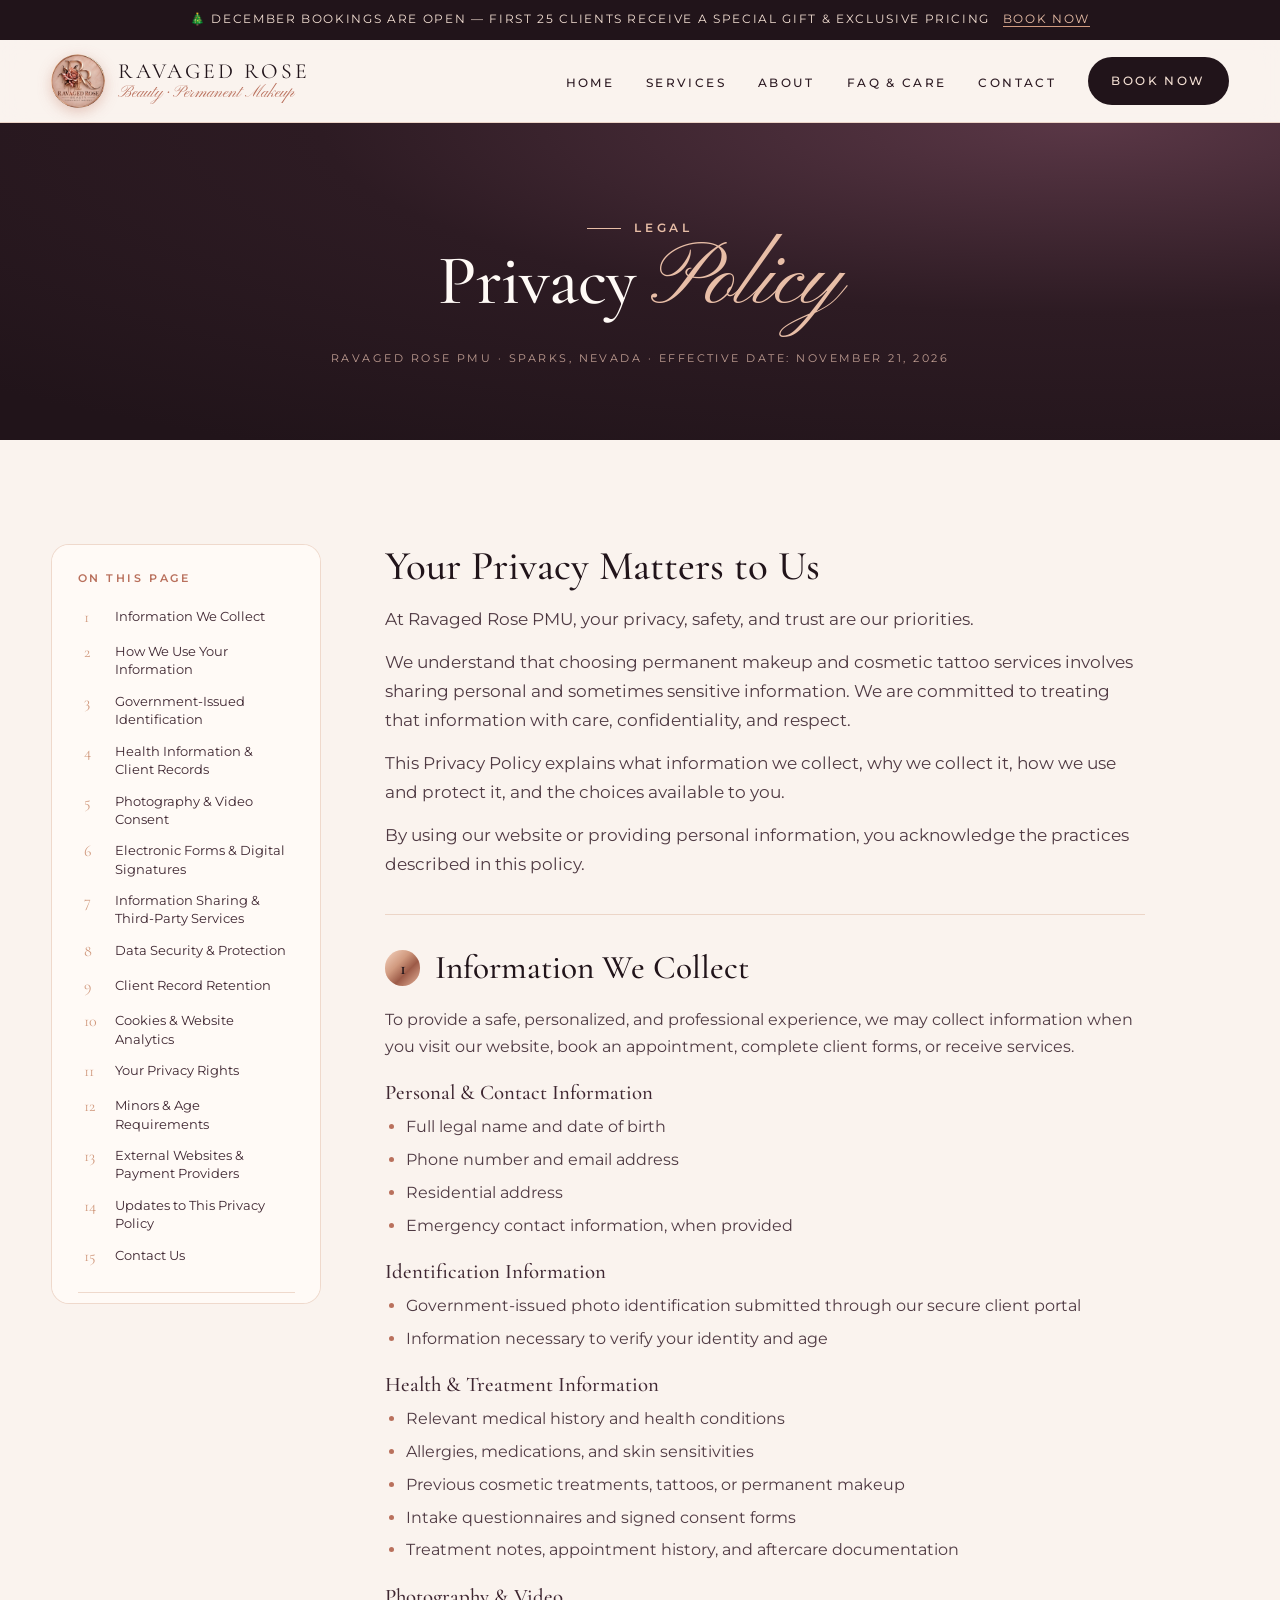
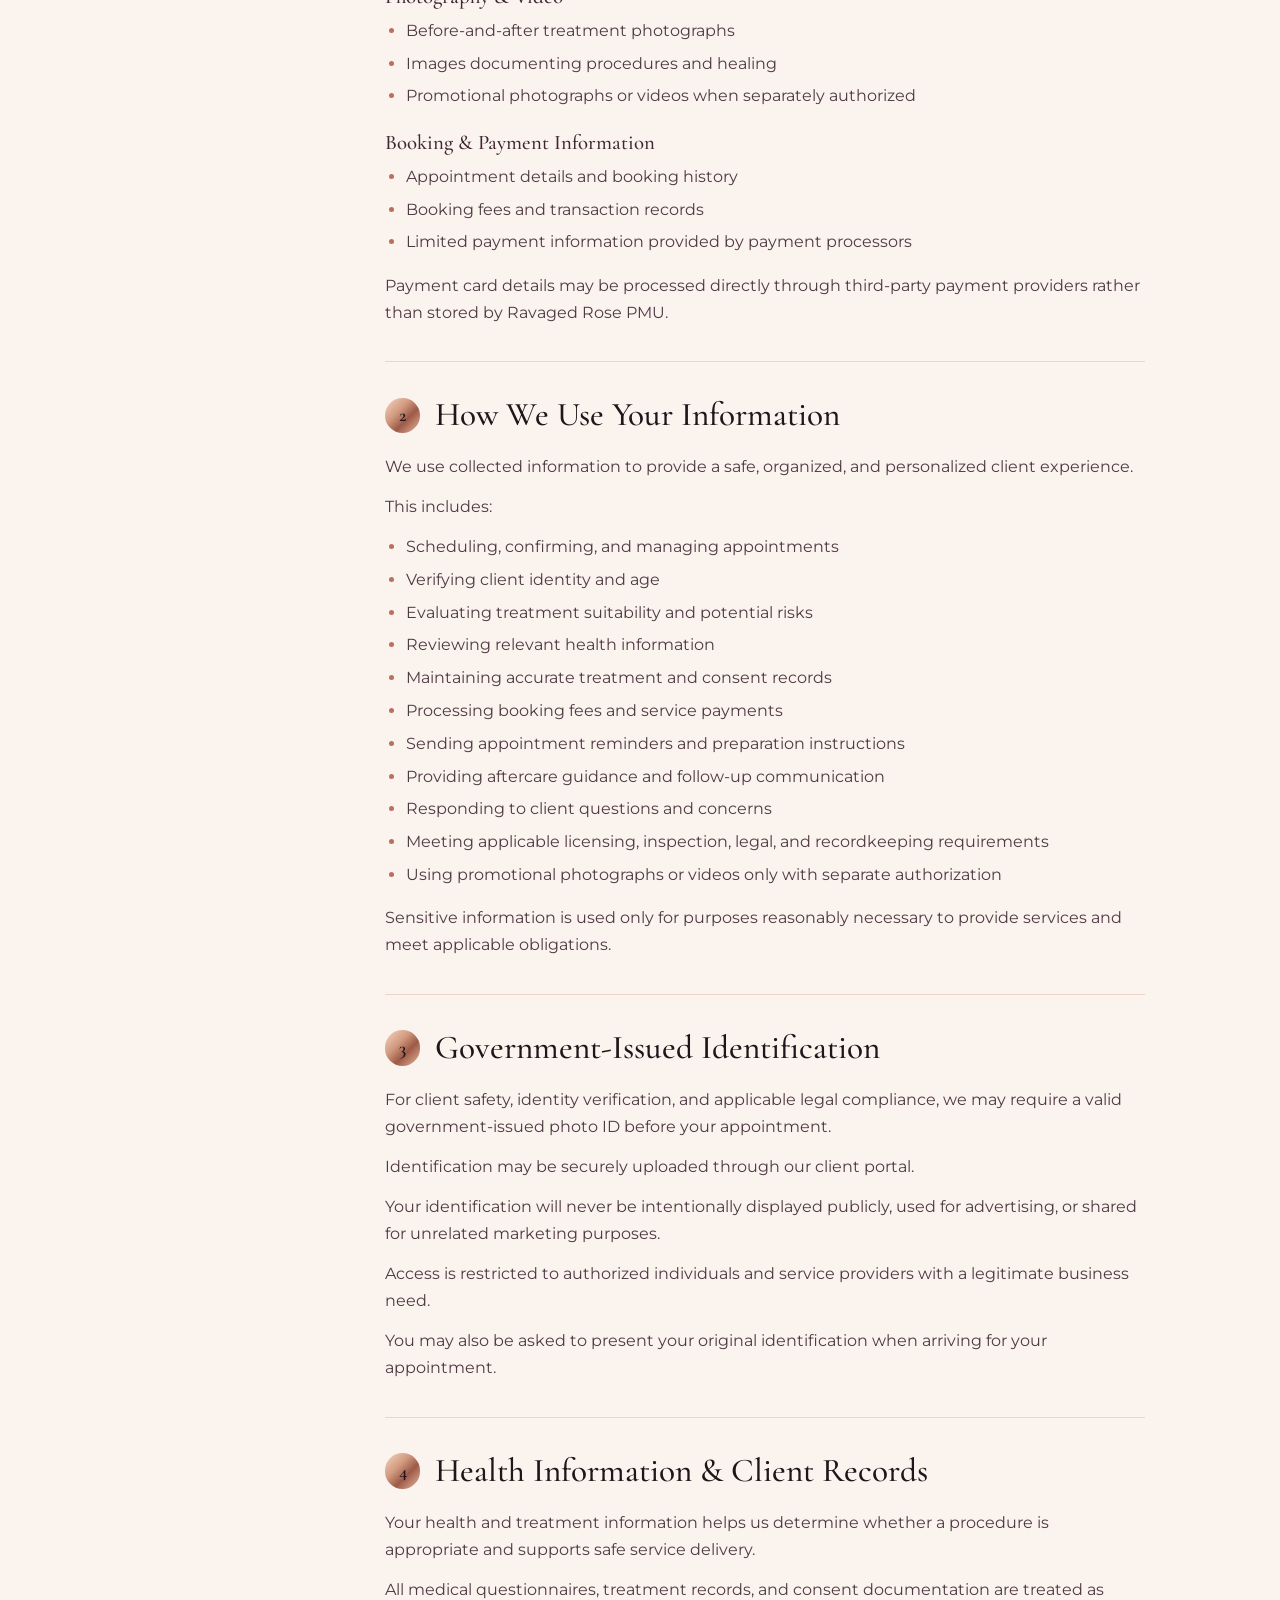
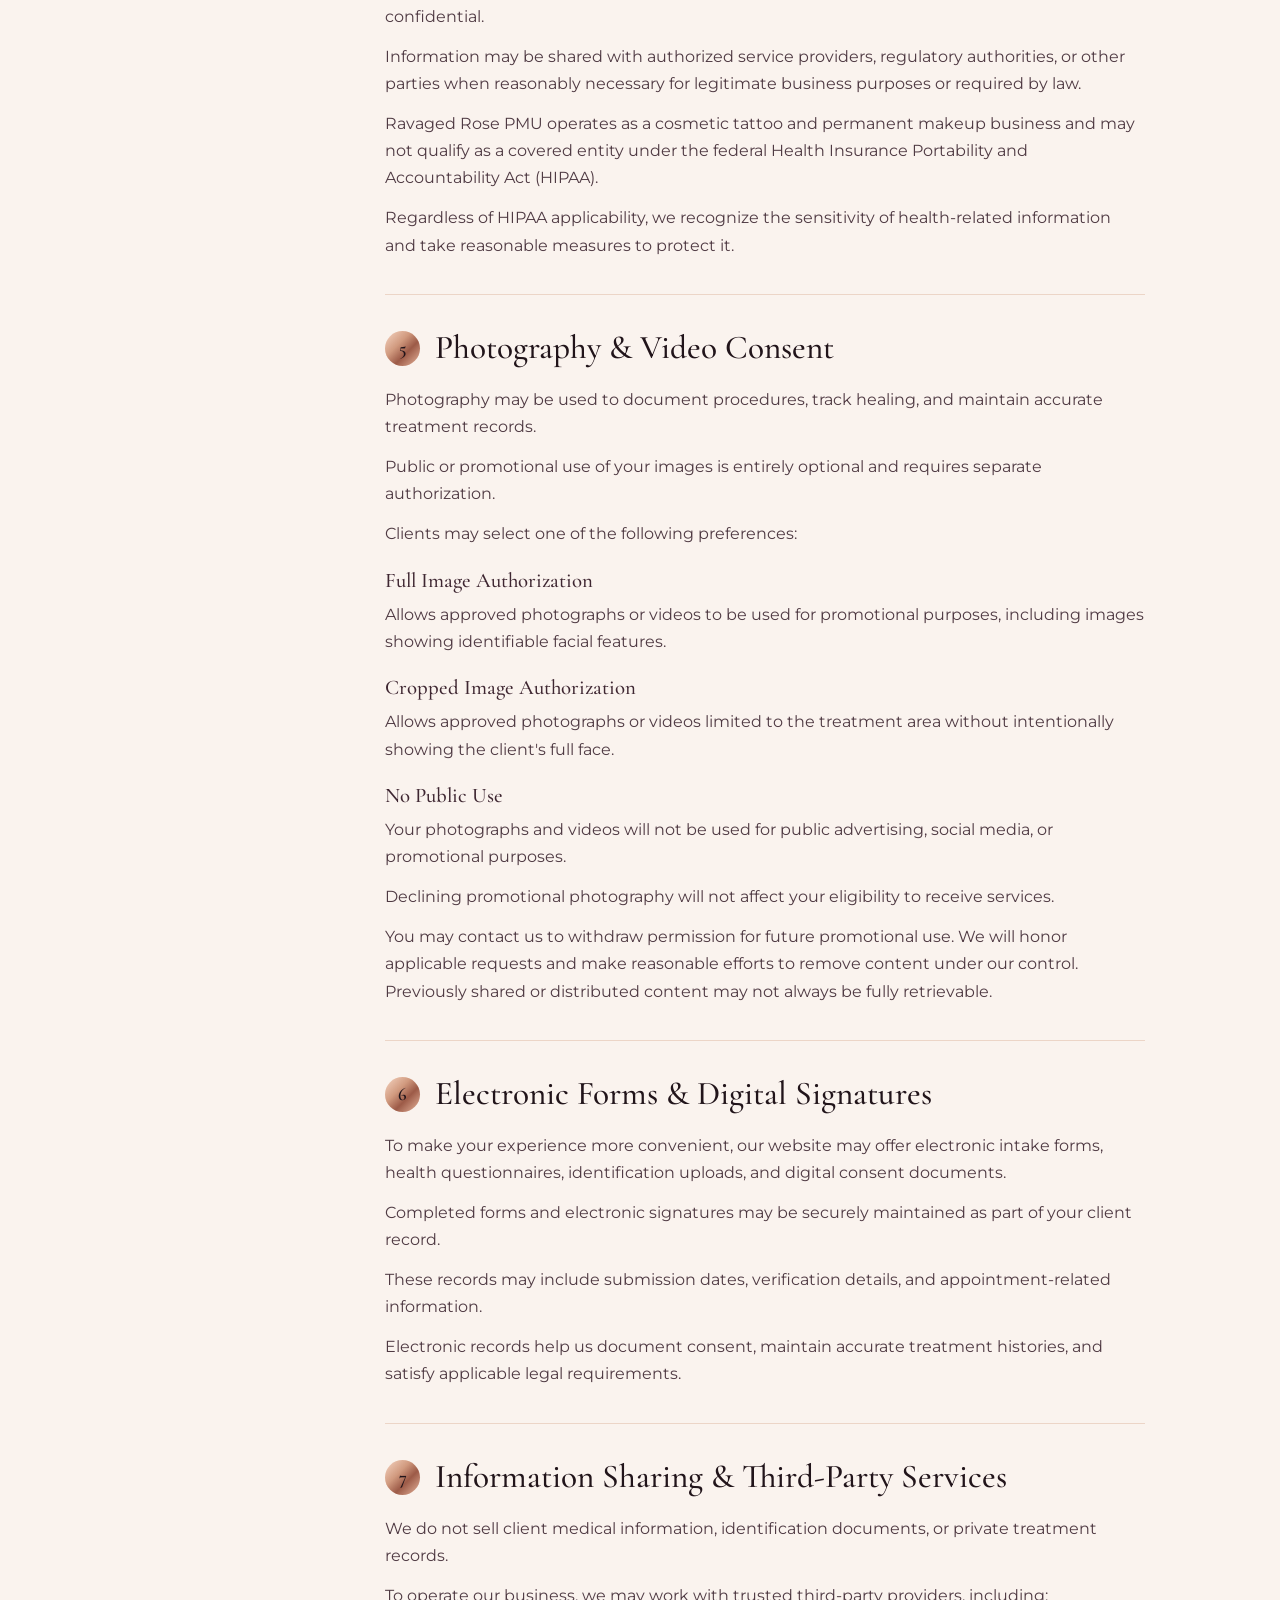
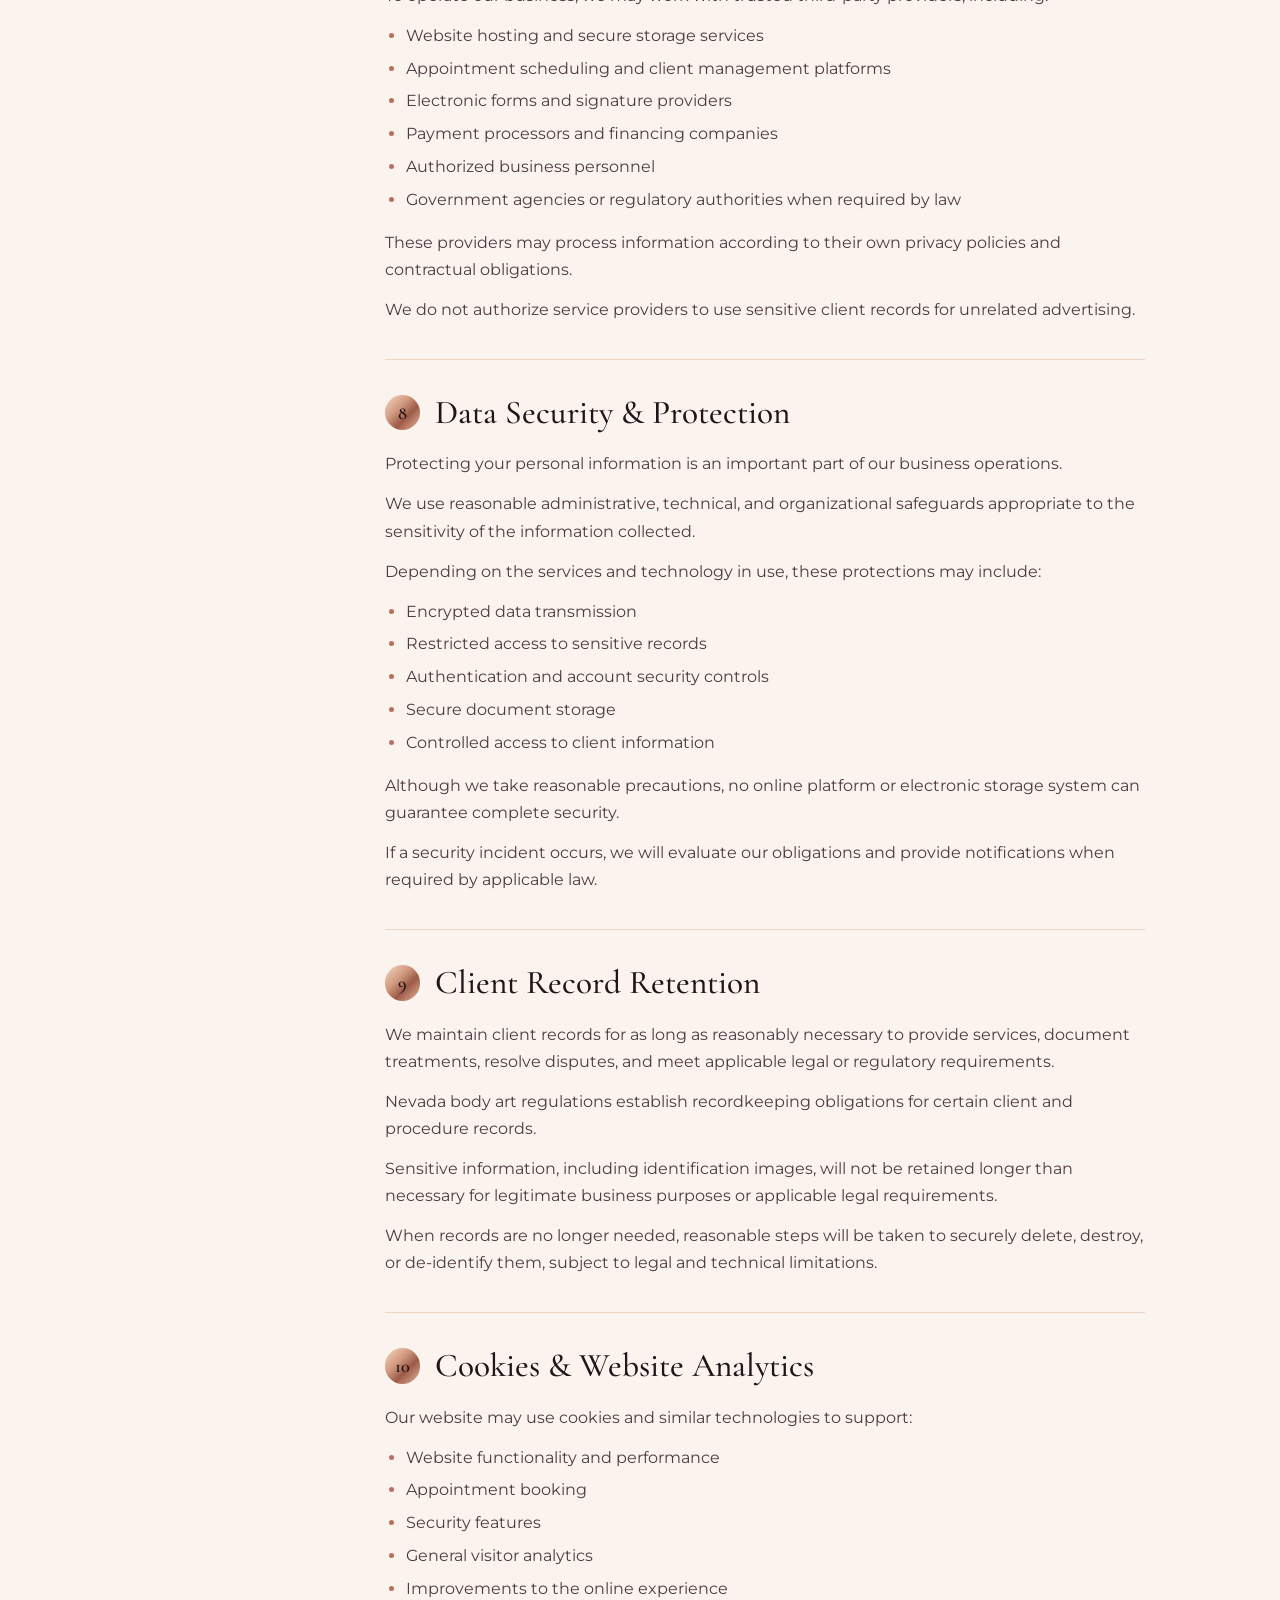
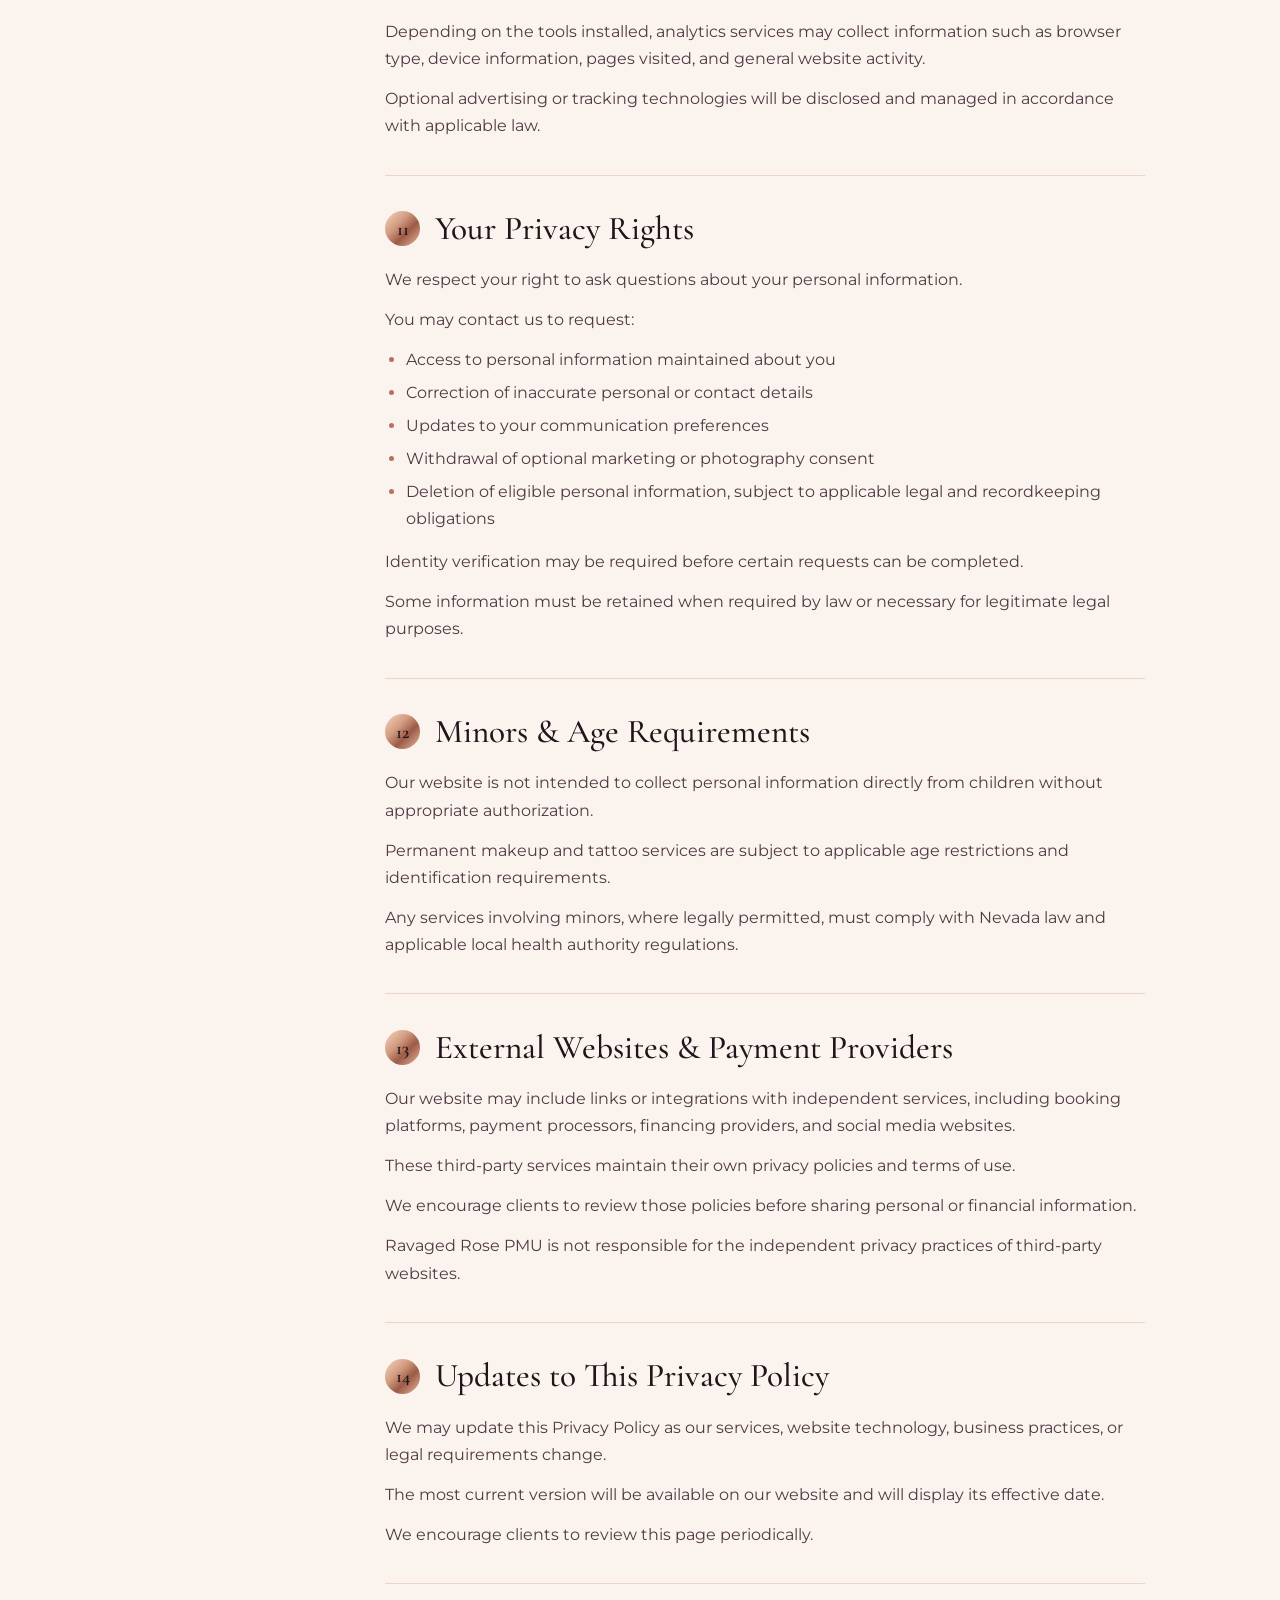
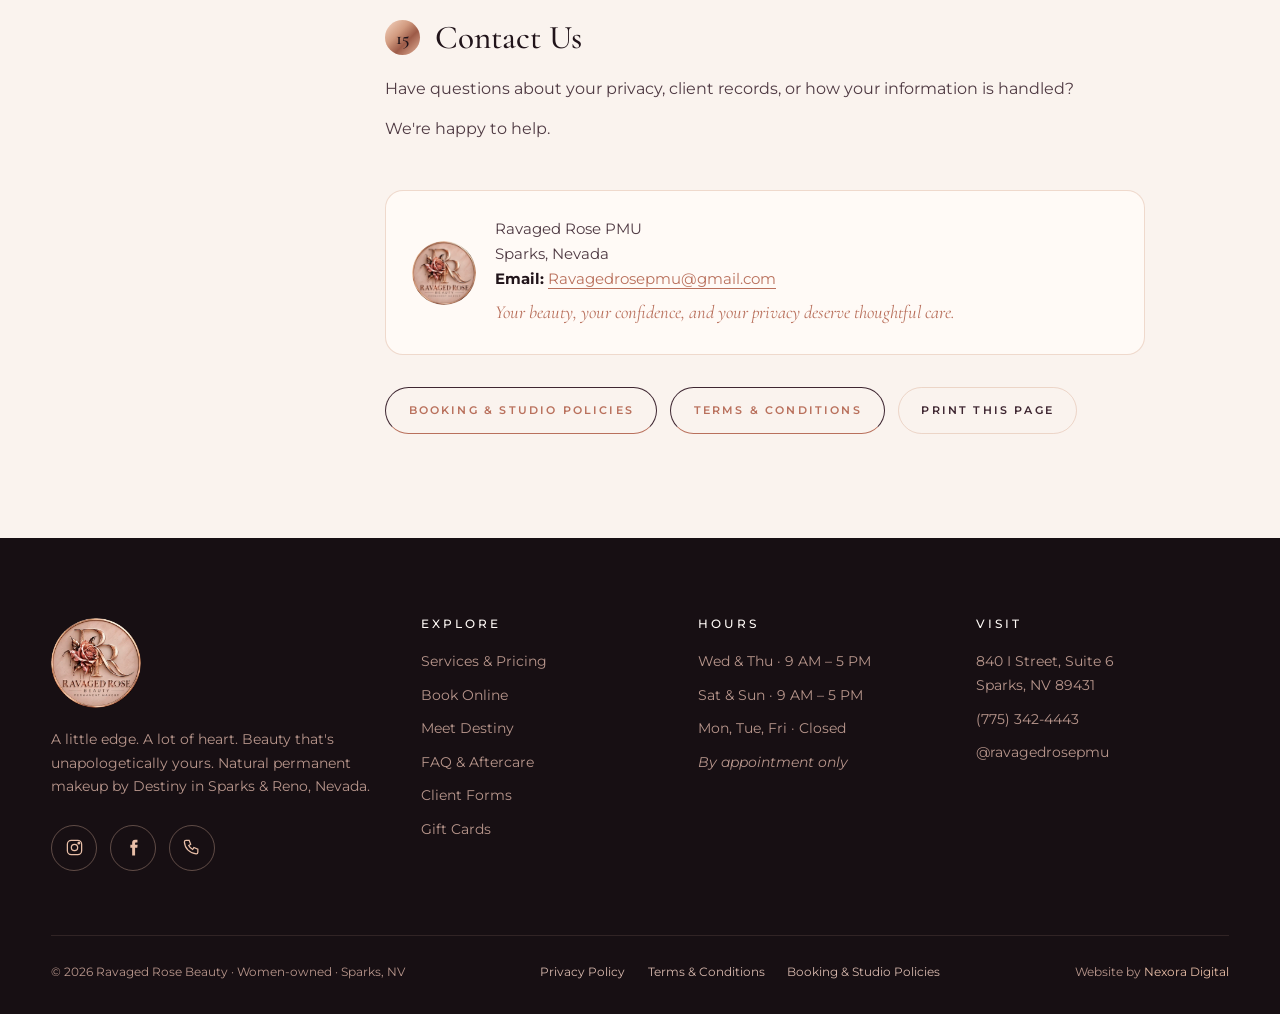
<file: privacy.html>
<!DOCTYPE html>
<html lang="en">
<head>
<meta charset="utf-8">
<meta name="viewport" content="width=device-width, initial-scale=1">
<title>Privacy Policy | Ravaged Rose PMU</title>
<meta name="description" content="How Ravaged Rose PMU collects, uses and protects your personal, health and identification information.">
<meta name="theme-color" content="#21141a">
<meta property="og:title" content="Privacy Policy | Ravaged Rose PMU">
<meta property="og:description" content="How Ravaged Rose PMU collects, uses and protects your personal, health and identification information.">
<meta property="og:image" content="/assets/img/logo.png">
<meta property="og:type" content="website">
<link rel="icon" type="image/png" href="/assets/img/favicon.png">
<link rel="apple-touch-icon" href="/assets/img/apple-touch-icon.png">
<link rel="preconnect" href="https://fonts.googleapis.com">
<link rel="preconnect" href="https://fonts.gstatic.com" crossorigin>
<link href="https://fonts.googleapis.com/css2?family=Cormorant+Garamond:ital,wght@0,400;0,500;0,600;1,400;1,500&family=Montserrat:wght@400;500;600&family=Pinyon+Script&display=swap" rel="stylesheet">
<link rel="stylesheet" href="/assets/css/style.css">

</head>
<body>
<div class="promo-bar">🎄 December bookings are open<span class="hide-sm"> — first 25 clients receive a special gift &amp; exclusive pricing</span> <a href="/book">Book now</a></div>
<header class="site-header">
  <nav class="nav container" aria-label="Main">
    <a class="brand" href="/" aria-label="Ravaged Rose Beauty home">
      <img src="/assets/img/logo-sm.webp" alt="Ravaged Rose Beauty logo" width="54" height="54">
      <span class="brand-name">Ravaged Rose<small>Beauty · Permanent Makeup</small></span>
    </a>
    <ul class="nav-links">
      <li><a href="/" data-page="index">Home</a></li>
      <li><a href="/services" data-page="services">Services</a></li>
      <li><a href="/about" data-page="about">About</a></li>
      <li><a href="/faq" data-page="faq">FAQ &amp; Care</a></li>
      <li><a href="/contact" data-page="contact">Contact</a></li>
      <li><a class="btn btn-dark" href="/book" data-page="book">Book Now</a></li>
    </ul>
    <button class="menu-toggle" aria-label="Open menu" aria-expanded="false"><span></span><span></span><span></span></button>
  </nav>
</header>
<main>

<section class="page-hero">
  <div class="container reveal">
    <span class="eyebrow">Legal</span>
    <h1>Privacy <span class="script" style="color:var(--rose-light)">Policy</span></h1>
    <p class="crumbs">Ravaged Rose PMU · Sparks, Nevada · Effective Date: November 21, 2026</p>
  </div>
</section>
<section class="legal-page">
  <div class="container legal-wrap">
    <aside class="legal-toc">
      <p class="toc-title">On this page</p>
      <ol><li><a href="#s1"><span>1</span>Information We Collect</a></li>
<li><a href="#s2"><span>2</span>How We Use Your Information</a></li>
<li><a href="#s3"><span>3</span>Government-Issued Identification</a></li>
<li><a href="#s4"><span>4</span>Health Information &amp; Client Records</a></li>
<li><a href="#s5"><span>5</span>Photography &amp; Video Consent</a></li>
<li><a href="#s6"><span>6</span>Electronic Forms &amp; Digital Signatures</a></li>
<li><a href="#s7"><span>7</span>Information Sharing &amp; Third-Party Services</a></li>
<li><a href="#s8"><span>8</span>Data Security &amp; Protection</a></li>
<li><a href="#s9"><span>9</span>Client Record Retention</a></li>
<li><a href="#s10"><span>10</span>Cookies &amp; Website Analytics</a></li>
<li><a href="#s11"><span>11</span>Your Privacy Rights</a></li>
<li><a href="#s12"><span>12</span>Minors &amp; Age Requirements</a></li>
<li><a href="#s13"><span>13</span>External Websites &amp; Payment Providers</a></li>
<li><a href="#s14"><span>14</span>Updates to This Privacy Policy</a></li>
<li><a href="#s15"><span>15</span>Contact Us</a></li></ol>
      <div class="toc-links"><a href="/policies">Booking &amp; Studio Policies</a><a href="/terms">Terms &amp; Conditions</a><a href="/privacy">Privacy Policy</a></div>
    </aside>
    <article class="legal">
      <h2 class="legal-intro-title">Your Privacy Matters to Us</h2>
      <div class="legal-intro"><p>At Ravaged Rose PMU, your privacy, safety, and trust are our priorities.</p>
<p>We understand that choosing permanent makeup and cosmetic tattoo services involves sharing personal and sometimes sensitive information. We are committed to treating that information with care, confidentiality, and respect.</p>
<p>This Privacy Policy explains what information we collect, why we collect it, how we use and protect it, and the choices available to you.</p>
<p>By using our website or providing personal information, you acknowledge the practices described in this policy.</p></div>
      <section class="legal-sec" id="s1"><h2><span class="num">1</span>Information We Collect</h2>
<p>To provide a safe, personalized, and professional experience, we may collect information when you visit our website, book an appointment, complete client forms, or receive services.</p>
<h3>Personal &amp; Contact Information</h3>
<ul>
<li>Full legal name and date of birth</li>
<li>Phone number and email address</li>
<li>Residential address</li>
<li>Emergency contact information, when provided</li>
</ul>
<h3>Identification Information</h3>
<ul>
<li>Government-issued photo identification submitted through our secure client portal</li>
<li>Information necessary to verify your identity and age</li>
</ul>
<h3>Health &amp; Treatment Information</h3>
<ul>
<li>Relevant medical history and health conditions</li>
<li>Allergies, medications, and skin sensitivities</li>
<li>Previous cosmetic treatments, tattoos, or permanent makeup</li>
<li>Intake questionnaires and signed consent forms</li>
<li>Treatment notes, appointment history, and aftercare documentation</li>
</ul>
<h3>Photography &amp; Video</h3>
<ul>
<li>Before-and-after treatment photographs</li>
<li>Images documenting procedures and healing</li>
<li>Promotional photographs or videos when separately authorized</li>
</ul>
<h3>Booking &amp; Payment Information</h3>
<ul>
<li>Appointment details and booking history</li>
<li>Booking fees and transaction records</li>
<li>Limited payment information provided by payment processors</li>
</ul>
<p>Payment card details may be processed directly through third-party payment providers rather than stored by Ravaged Rose PMU.</p>
</section>
<section class="legal-sec" id="s2"><h2><span class="num">2</span>How We Use Your Information</h2>
<p>We use collected information to provide a safe, organized, and personalized client experience.</p>
<p>This includes:</p>
<ul>
<li>Scheduling, confirming, and managing appointments</li>
<li>Verifying client identity and age</li>
<li>Evaluating treatment suitability and potential risks</li>
<li>Reviewing relevant health information</li>
<li>Maintaining accurate treatment and consent records</li>
<li>Processing booking fees and service payments</li>
<li>Sending appointment reminders and preparation instructions</li>
<li>Providing aftercare guidance and follow-up communication</li>
<li>Responding to client questions and concerns</li>
<li>Meeting applicable licensing, inspection, legal, and recordkeeping requirements</li>
<li>Using promotional photographs or videos only with separate authorization</li>
</ul>
<p>Sensitive information is used only for purposes reasonably necessary to provide services and meet applicable obligations.</p>
</section>
<section class="legal-sec" id="s3"><h2><span class="num">3</span>Government-Issued Identification</h2>
<p>For client safety, identity verification, and applicable legal compliance, we may require a valid government-issued photo ID before your appointment.</p>
<p>Identification may be securely uploaded through our client portal.</p>
<p>Your identification will never be intentionally displayed publicly, used for advertising, or shared for unrelated marketing purposes.</p>
<p>Access is restricted to authorized individuals and service providers with a legitimate business need.</p>
<p>You may also be asked to present your original identification when arriving for your appointment.</p>
</section>
<section class="legal-sec" id="s4"><h2><span class="num">4</span>Health Information &amp; Client Records</h2>
<p>Your health and treatment information helps us determine whether a procedure is appropriate and supports safe service delivery.</p>
<p>All medical questionnaires, treatment records, and consent documentation are treated as confidential.</p>
<p>Information may be shared with authorized service providers, regulatory authorities, or other parties when reasonably necessary for legitimate business purposes or required by law.</p>
<p>Ravaged Rose PMU operates as a cosmetic tattoo and permanent makeup business and may not qualify as a covered entity under the federal Health Insurance Portability and Accountability Act (HIPAA).</p>
<p>Regardless of HIPAA applicability, we recognize the sensitivity of health-related information and take reasonable measures to protect it.</p>
</section>
<section class="legal-sec" id="s5"><h2><span class="num">5</span>Photography &amp; Video Consent</h2>
<p>Photography may be used to document procedures, track healing, and maintain accurate treatment records.</p>
<p>Public or promotional use of your images is entirely optional and requires separate authorization.</p>
<p>Clients may select one of the following preferences:</p>
<h3>Full Image Authorization</h3>
<p>Allows approved photographs or videos to be used for promotional purposes, including images showing identifiable facial features.</p>
<h3>Cropped Image Authorization</h3>
<p>Allows approved photographs or videos limited to the treatment area without intentionally showing the client's full face.</p>
<h3>No Public Use</h3>
<p>Your photographs and videos will not be used for public advertising, social media, or promotional purposes.</p>
<p>Declining promotional photography will not affect your eligibility to receive services.</p>
<p>You may contact us to withdraw permission for future promotional use. We will honor applicable requests and make reasonable efforts to remove content under our control. Previously shared or distributed content may not always be fully retrievable.</p>
</section>
<section class="legal-sec" id="s6"><h2><span class="num">6</span>Electronic Forms &amp; Digital Signatures</h2>
<p>To make your experience more convenient, our website may offer electronic intake forms, health questionnaires, identification uploads, and digital consent documents.</p>
<p>Completed forms and electronic signatures may be securely maintained as part of your client record.</p>
<p>These records may include submission dates, verification details, and appointment-related information.</p>
<p>Electronic records help us document consent, maintain accurate treatment histories, and satisfy applicable legal requirements.</p>
</section>
<section class="legal-sec" id="s7"><h2><span class="num">7</span>Information Sharing &amp; Third-Party Services</h2>
<p>We do not sell client medical information, identification documents, or private treatment records.</p>
<p>To operate our business, we may work with trusted third-party providers, including:</p>
<ul>
<li>Website hosting and secure storage services</li>
<li>Appointment scheduling and client management platforms</li>
<li>Electronic forms and signature providers</li>
<li>Payment processors and financing companies</li>
<li>Authorized business personnel</li>
<li>Government agencies or regulatory authorities when required by law</li>
</ul>
<p>These providers may process information according to their own privacy policies and contractual obligations.</p>
<p>We do not authorize service providers to use sensitive client records for unrelated advertising.</p>
</section>
<section class="legal-sec" id="s8"><h2><span class="num">8</span>Data Security &amp; Protection</h2>
<p>Protecting your personal information is an important part of our business operations.</p>
<p>We use reasonable administrative, technical, and organizational safeguards appropriate to the sensitivity of the information collected.</p>
<p>Depending on the services and technology in use, these protections may include:</p>
<ul>
<li>Encrypted data transmission</li>
<li>Restricted access to sensitive records</li>
<li>Authentication and account security controls</li>
<li>Secure document storage</li>
<li>Controlled access to client information</li>
</ul>
<p>Although we take reasonable precautions, no online platform or electronic storage system can guarantee complete security.</p>
<p>If a security incident occurs, we will evaluate our obligations and provide notifications when required by applicable law.</p>
</section>
<section class="legal-sec" id="s9"><h2><span class="num">9</span>Client Record Retention</h2>
<p>We maintain client records for as long as reasonably necessary to provide services, document treatments, resolve disputes, and meet applicable legal or regulatory requirements.</p>
<p>Nevada body art regulations establish recordkeeping obligations for certain client and procedure records.</p>
<p>Sensitive information, including identification images, will not be retained longer than necessary for legitimate business purposes or applicable legal requirements.</p>
<p>When records are no longer needed, reasonable steps will be taken to securely delete, destroy, or de-identify them, subject to legal and technical limitations.</p>
</section>
<section class="legal-sec" id="s10"><h2><span class="num">10</span>Cookies &amp; Website Analytics</h2>
<p>Our website may use cookies and similar technologies to support:</p>
<ul>
<li>Website functionality and performance</li>
<li>Appointment booking</li>
<li>Security features</li>
<li>General visitor analytics</li>
<li>Improvements to the online experience</li>
</ul>
<p>Depending on the tools installed, analytics services may collect information such as browser type, device information, pages visited, and general website activity.</p>
<p>Optional advertising or tracking technologies will be disclosed and managed in accordance with applicable law.</p>
</section>
<section class="legal-sec" id="s11"><h2><span class="num">11</span>Your Privacy Rights</h2>
<p>We respect your right to ask questions about your personal information.</p>
<p>You may contact us to request:</p>
<ul>
<li>Access to personal information maintained about you</li>
<li>Correction of inaccurate personal or contact details</li>
<li>Updates to your communication preferences</li>
<li>Withdrawal of optional marketing or photography consent</li>
<li>Deletion of eligible personal information, subject to applicable legal and recordkeeping obligations</li>
</ul>
<p>Identity verification may be required before certain requests can be completed.</p>
<p>Some information must be retained when required by law or necessary for legitimate legal purposes.</p>
</section>
<section class="legal-sec" id="s12"><h2><span class="num">12</span>Minors &amp; Age Requirements</h2>
<p>Our website is not intended to collect personal information directly from children without appropriate authorization.</p>
<p>Permanent makeup and tattoo services are subject to applicable age restrictions and identification requirements.</p>
<p>Any services involving minors, where legally permitted, must comply with Nevada law and applicable local health authority regulations.</p>
</section>
<section class="legal-sec" id="s13"><h2><span class="num">13</span>External Websites &amp; Payment Providers</h2>
<p>Our website may include links or integrations with independent services, including booking platforms, payment processors, financing providers, and social media websites.</p>
<p>These third-party services maintain their own privacy policies and terms of use.</p>
<p>We encourage clients to review those policies before sharing personal or financial information.</p>
<p>Ravaged Rose PMU is not responsible for the independent privacy practices of third-party websites.</p>
</section>
<section class="legal-sec" id="s14"><h2><span class="num">14</span>Updates to This Privacy Policy</h2>
<p>We may update this Privacy Policy as our services, website technology, business practices, or legal requirements change.</p>
<p>The most current version will be available on our website and will display its effective date.</p>
<p>We encourage clients to review this page periodically.</p>
</section>
<section class="legal-sec" id="s15"><h2><span class="num">15</span>Contact Us</h2>
<p>Have questions about your privacy, client records, or how your information is handled?</p>
<p>We're happy to help.</p>
</section>
      <div class="legal-sign">
        <img src="/assets/img/logo-sm.webp" alt="" width="64" height="64">
        <div><p>Ravaged Rose PMU</p><p>Sparks, Nevada</p><p><b>Email:</b> <a href="mailto:Ravagedrosepmu@gmail.com">Ravagedrosepmu@gmail.com</a></p><p>Your beauty, your confidence, and your privacy deserve thoughtful care.</p></div>
      </div>
      <div class="legal-more"><a class="btn btn-outline" href="/policies">Booking &amp; Studio Policies</a><a class="btn btn-outline" href="/terms">Terms &amp; Conditions</a><button class="btn btn-ghost-dark" onclick="window.print()">Print this page</button></div>
    </article>
  </div>
</section>
</main>
<footer class="site-footer">
  <div class="container foot-grid">
    <div class="foot-brand">
      <img src="/assets/img/logo-sm.webp" alt="Ravaged Rose Beauty" width="90" height="90" loading="lazy">
      <p>A little edge. A lot of heart. Beauty that's unapologetically yours. Natural permanent makeup by Destiny in Sparks &amp; Reno, Nevada.</p>
      <div class="socials">
        <a data-link="INSTAGRAM" href="https://www.instagram.com/ravagedrosepmu/" aria-label="Instagram"><svg viewBox="0 0 24 24" fill="none" stroke="currentColor" stroke-width="1.6"><rect x="3" y="3" width="18" height="18" rx="5"/><circle cx="12" cy="12" r="4"/><circle cx="17.5" cy="6.5" r="1" fill="currentColor"/></svg></a>
        <a data-link="FACEBOOK" href="https://www.facebook.com/profile.php?id=61595532761039" aria-label="Facebook"><svg viewBox="0 0 24 24" fill="currentColor"><path d="M14 8.5V6.8c0-.8.5-1 1-1h2V2.2h-2.8C11 2.2 10.3 4.4 10.3 6v2.5H8v3.7h2.3V22H14v-9.8h2.8l.4-3.7H14z"/></svg></a>
        <a data-phone href="tel:+17753424443" aria-label="Call"><svg viewBox="0 0 24 24" fill="none" stroke="currentColor" stroke-width="1.6"><path d="M5 3h4l2 5-2.5 1.5a11 11 0 005 5L15 12l5 2v4a2 2 0 01-2 2A16 16 0 013 5a2 2 0 012-2"/></svg></a>
      </div>
    </div>
    <div>
      <h4>Explore</h4>
      <ul>
        <li><a href="/services">Services &amp; Pricing</a></li>
        <li><a href="/book">Book Online</a></li>
        <li><a href="/about">Meet Destiny</a></li>
        <li><a href="/faq">FAQ &amp; Aftercare</a></li>
        <li><a href="/forms">Client Forms</a></li>
        <li><a data-link="GIFT_CARD_URL" href="#">Gift Cards</a></li>
      </ul>
    </div>
    <div>
      <h4>Hours</h4>
      <ul>
        <li>Wed &amp; Thu · 9 AM – 5 PM</li>
        <li>Sat &amp; Sun · 9 AM – 5 PM</li>
        <li>Mon, Tue, Fri · Closed</li>
        <li><em>By appointment only</em></li>
      </ul>
    </div>
    <div>
      <h4>Visit</h4>
      <ul>
        <li><a data-link="MAPS_URL" href="#">840 I Street, Suite 6<br>Sparks, NV 89431</a></li>
        <li><a data-phone href="tel:+17753424443">(775) 342-4443</a></li>
        <li><a data-link="INSTAGRAM" href="#">@ravagedrosepmu</a></li>
      </ul>
    </div>
  </div>
  <div class="container foot-bottom">
    <span>© <span data-year>2026</span> Ravaged Rose Beauty · Women-owned · Sparks, NV</span>
    <nav class="foot-legal" aria-label="Legal"><a href="/privacy">Privacy Policy</a><a href="/terms">Terms &amp; Conditions</a><a href="/policies">Booking &amp; Studio Policies</a></nav>
    <span>Website by <a href="https://www.nexoradigital.live" target="_blank" rel="noopener">Nexora Digital</a></span>
  </div>
</footer>
<a class="btn btn-gold float-book" href="/book">Book Now</a>
<script src="/assets/js/config.js"></script>
<script src="/assets/js/main.js"></script>
</body>
</html>
</file>
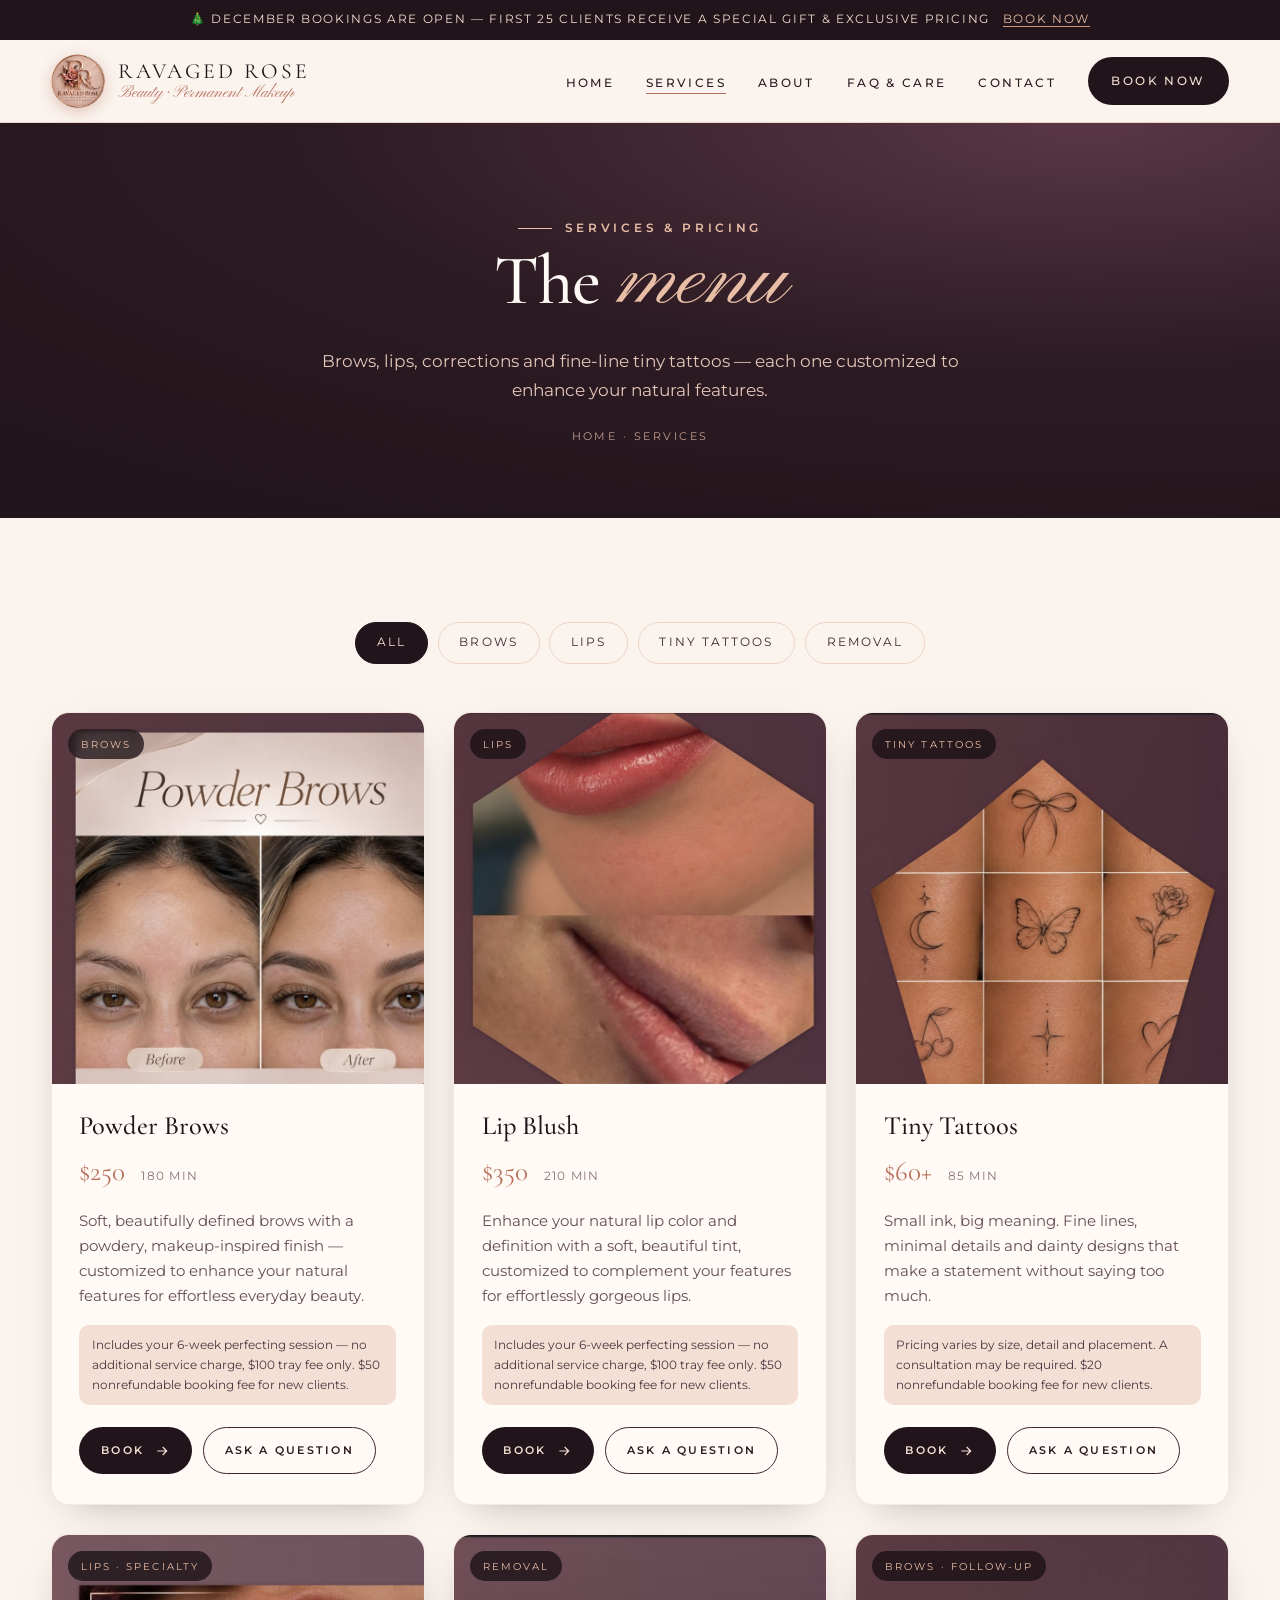
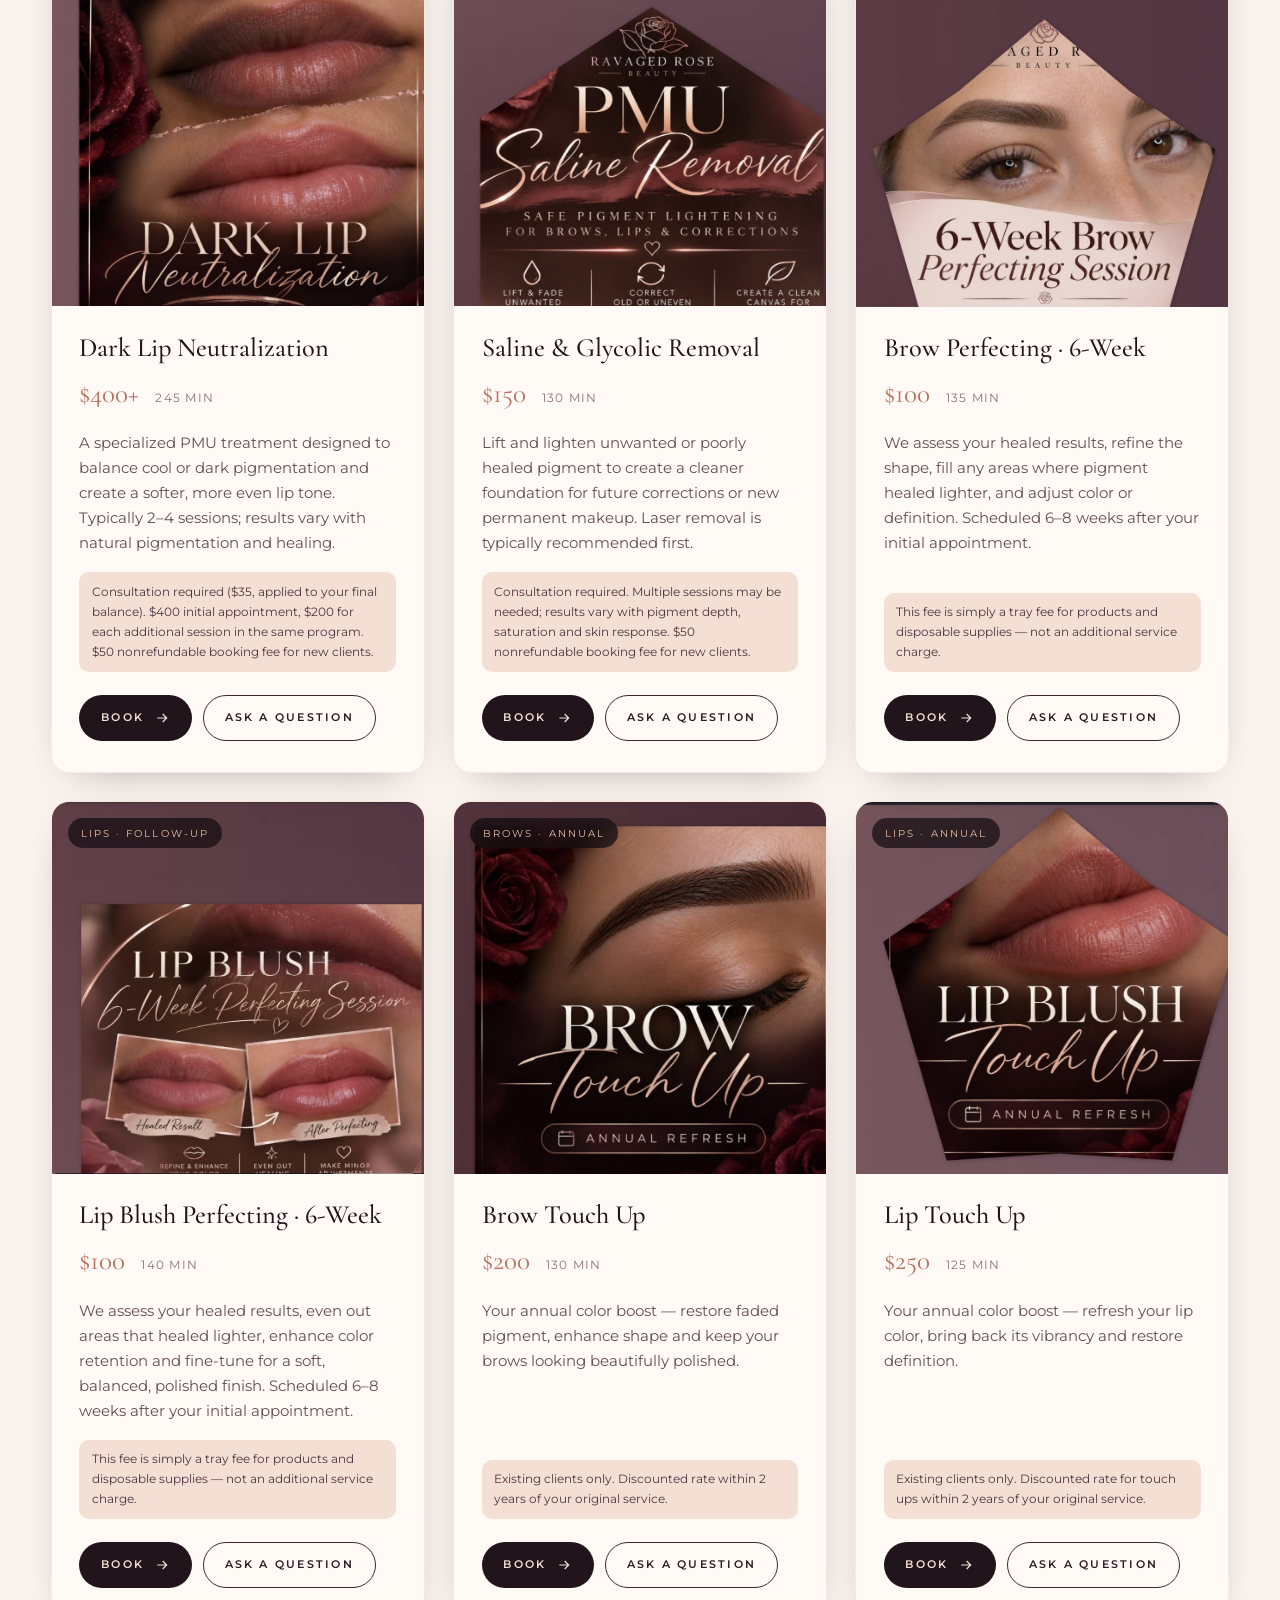
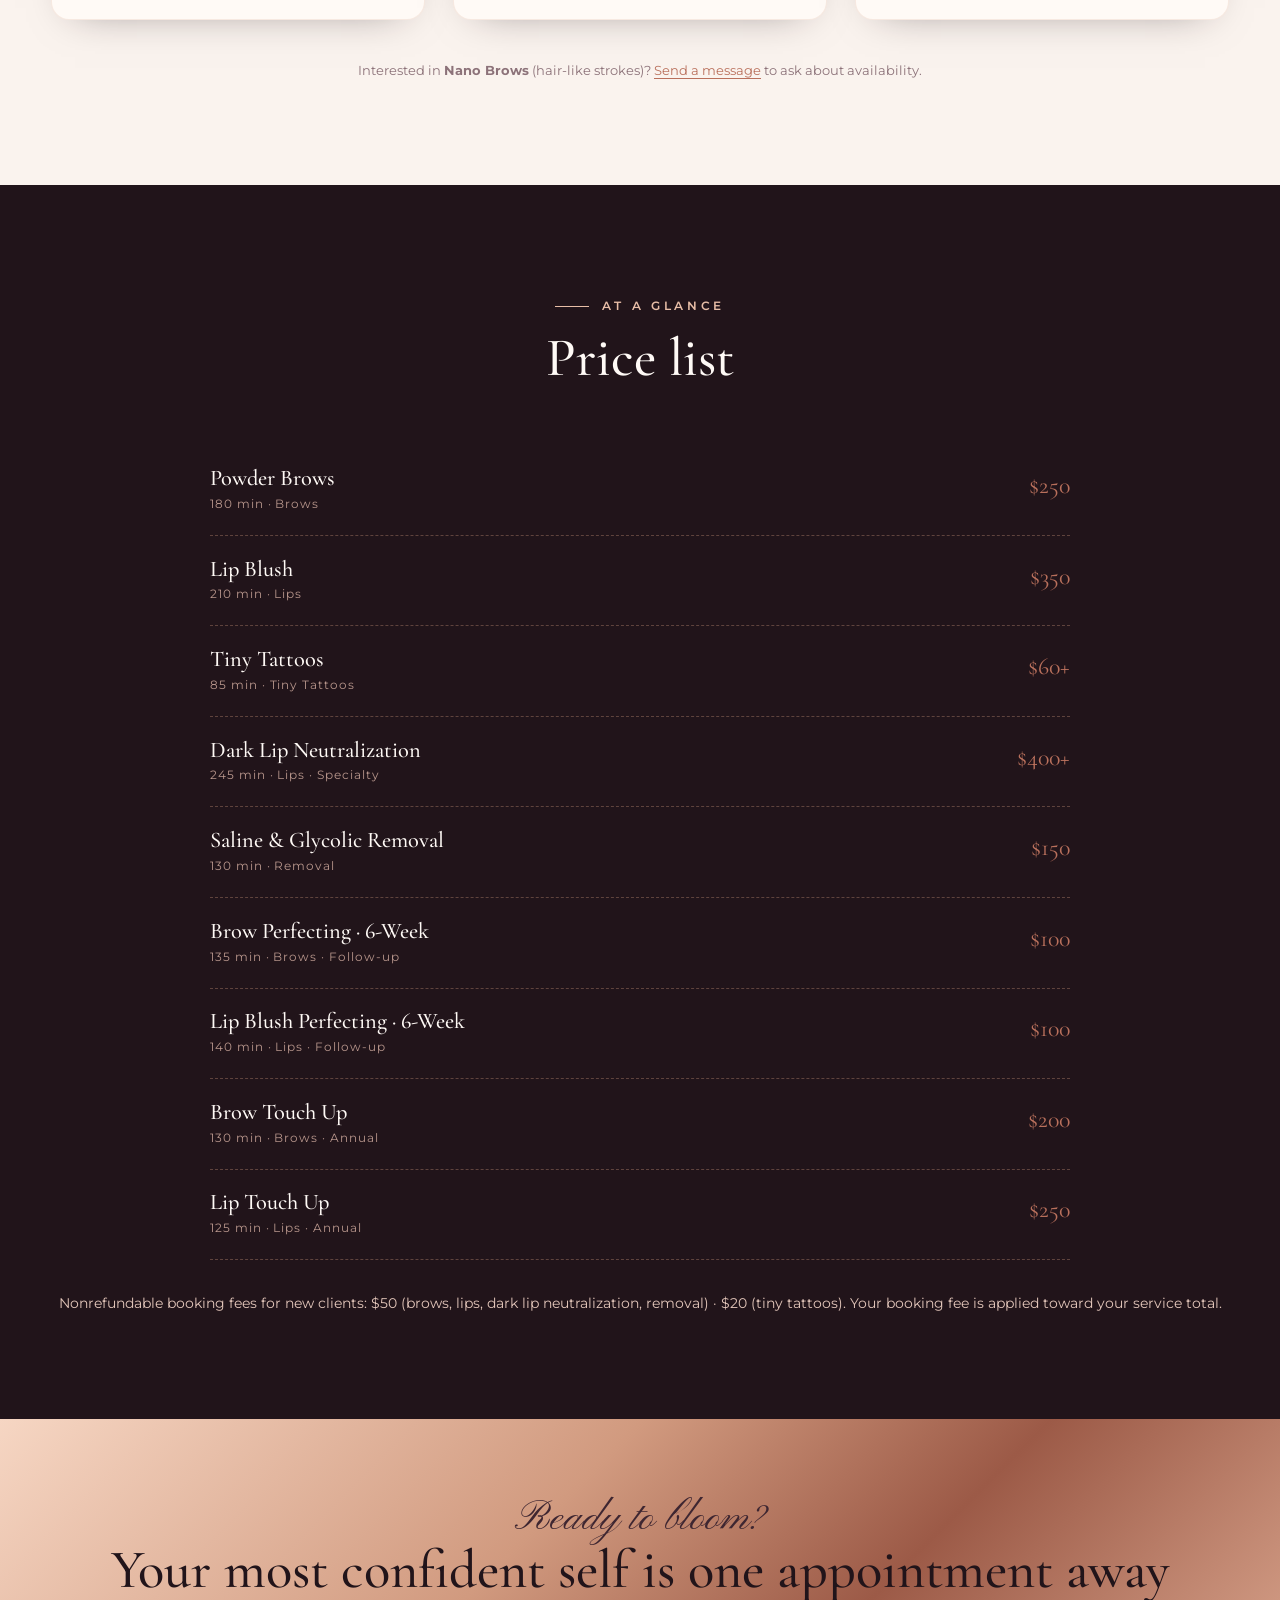
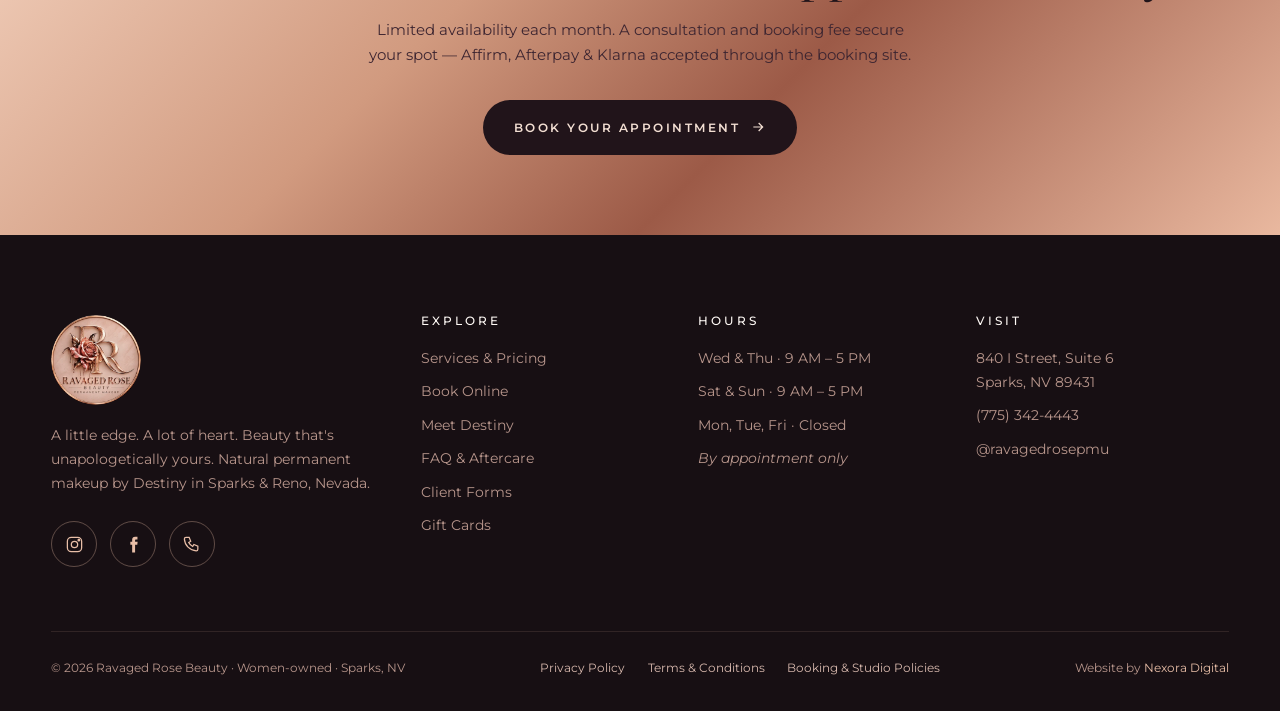
<file: services.html>
<!DOCTYPE html>
<html lang="en">
<head>
<meta charset="utf-8">
<meta name="viewport" content="width=device-width, initial-scale=1">
<title>Services & Pricing | Ravaged Rose Beauty PMU — Sparks, NV</title>
<meta name="description" content="Powder brows $250, lip blush $350, tiny tattoos from $60, dark lip neutralization, saline removal, perfecting sessions and touch ups.">
<meta name="theme-color" content="#21141a">
<meta property="og:title" content="Services & Pricing | Ravaged Rose Beauty PMU — Sparks, NV">
<meta property="og:description" content="Powder brows $250, lip blush $350, tiny tattoos from $60, dark lip neutralization, saline removal, perfecting sessions and touch ups.">
<meta property="og:image" content="/assets/img/logo.png">
<meta property="og:type" content="website">
<link rel="icon" type="image/png" href="/assets/img/favicon.png">
<link rel="apple-touch-icon" href="/assets/img/apple-touch-icon.png">
<link rel="preconnect" href="https://fonts.googleapis.com">
<link rel="preconnect" href="https://fonts.gstatic.com" crossorigin>
<link href="https://fonts.googleapis.com/css2?family=Cormorant+Garamond:ital,wght@0,400;0,500;0,600;1,400;1,500&family=Montserrat:wght@400;500;600&family=Pinyon+Script&display=swap" rel="stylesheet">
<link rel="stylesheet" href="/assets/css/style.css">

</head>
<body>
<div class="promo-bar">🎄 December bookings are open<span class="hide-sm"> — first 25 clients receive a special gift &amp; exclusive pricing</span> <a href="/book">Book now</a></div>
<header class="site-header">
  <nav class="nav container" aria-label="Main">
    <a class="brand" href="/" aria-label="Ravaged Rose Beauty home">
      <img src="/assets/img/logo-sm.webp" alt="Ravaged Rose Beauty logo" width="54" height="54">
      <span class="brand-name">Ravaged Rose<small>Beauty · Permanent Makeup</small></span>
    </a>
    <ul class="nav-links">
      <li><a href="/" data-page="index">Home</a></li>
      <li><a href="/services" data-page="services">Services</a></li>
      <li><a href="/about" data-page="about">About</a></li>
      <li><a href="/faq" data-page="faq">FAQ &amp; Care</a></li>
      <li><a href="/contact" data-page="contact">Contact</a></li>
      <li><a class="btn btn-dark" href="/book" data-page="book">Book Now</a></li>
    </ul>
    <button class="menu-toggle" aria-label="Open menu" aria-expanded="false"><span></span><span></span><span></span></button>
  </nav>
</header>
<main>

<section class="page-hero">
  <div class="container reveal">
    <span class="eyebrow">Services &amp; pricing</span>
    <h1>The <span class="script" style="color:var(--rose-light)">menu</span></h1>
    <p class="lead">Brows, lips, corrections and fine-line tiny tattoos — each one customized to enhance your natural features.</p>
    <p class="crumbs">Home · Services</p>
  </div>
</section>
<section>
  <div class="container">
    <div class="filters reveal" role="tablist">
      <button class="filter active" data-filter="all">All</button>
      <button class="filter" data-filter="brows">Brows</button>
      <button class="filter" data-filter="lips">Lips</button>
      <button class="filter" data-filter="tattoos">Tiny Tattoos</button>
      <button class="filter" data-filter="removal">Removal</button>
    </div>
    <div class="svc-grid"><article class="svc-card reveal d0" data-cat="brows" id="powder-brows">
  <div class="svc-media"><img src="/assets/img/powder-brows.jpg" alt="Powder Brows — Ravaged Rose Beauty" loading="lazy"><span class="svc-tag">Brows</span></div>
  <div class="svc-body">
    <h3>Powder Brows</h3>
    <div class="svc-meta"><span class="price">$250</span><span>180 min</span></div>
    <p>Soft, beautifully defined brows with a powdery, makeup-inspired finish — customized to enhance your natural features for effortless everyday beauty.</p>
    <div class="svc-note">Includes your 6-week perfecting session — no additional service charge, $100 tray fee only. $50 nonrefundable booking fee for new clients.</div>
    <div class="svc-actions"><a class="btn btn-dark" href="/book">Book <svg viewBox="0 0 24 24" fill="none" stroke="currentColor" stroke-width="1.8"><path d="M5 12h14M13 6l6 6-6 6"/></svg></a><a class="btn btn-outline" href="/contact?service=powder-brows">Ask a question</a></div>
  </div>
</article><article class="svc-card reveal d1" data-cat="lips" id="lip-blush">
  <div class="svc-media"><img src="/assets/img/lip-blush.jpg" alt="Lip Blush — Ravaged Rose Beauty" loading="lazy"><span class="svc-tag">Lips</span></div>
  <div class="svc-body">
    <h3>Lip Blush</h3>
    <div class="svc-meta"><span class="price">$350</span><span>210 min</span></div>
    <p>Enhance your natural lip color and definition with a soft, beautiful tint, customized to complement your features for effortlessly gorgeous lips.</p>
    <div class="svc-note">Includes your 6-week perfecting session — no additional service charge, $100 tray fee only. $50 nonrefundable booking fee for new clients.</div>
    <div class="svc-actions"><a class="btn btn-dark" href="/book">Book <svg viewBox="0 0 24 24" fill="none" stroke="currentColor" stroke-width="1.8"><path d="M5 12h14M13 6l6 6-6 6"/></svg></a><a class="btn btn-outline" href="/contact?service=lip-blush">Ask a question</a></div>
  </div>
</article><article class="svc-card reveal d2" data-cat="tattoos" id="tiny-tattoos">
  <div class="svc-media"><img src="/assets/img/tiny-tattoos.jpg" alt="Tiny Tattoos — Ravaged Rose Beauty" loading="lazy"><span class="svc-tag">Tiny Tattoos</span></div>
  <div class="svc-body">
    <h3>Tiny Tattoos</h3>
    <div class="svc-meta"><span class="price">$60+</span><span>85 min</span></div>
    <p>Small ink, big meaning. Fine lines, minimal details and dainty designs that make a statement without saying too much.</p>
    <div class="svc-note">Pricing varies by size, detail and placement. A consultation may be required. $20 nonrefundable booking fee for new clients.</div>
    <div class="svc-actions"><a class="btn btn-dark" href="/book">Book <svg viewBox="0 0 24 24" fill="none" stroke="currentColor" stroke-width="1.8"><path d="M5 12h14M13 6l6 6-6 6"/></svg></a><a class="btn btn-outline" href="/contact?service=tiny-tattoos">Ask a question</a></div>
  </div>
</article><article class="svc-card reveal d0" data-cat="lips" id="dark-lip">
  <div class="svc-media"><img src="/assets/img/dark-lip.jpg" alt="Dark Lip Neutralization — Ravaged Rose Beauty" loading="lazy"><span class="svc-tag">Lips · Specialty</span></div>
  <div class="svc-body">
    <h3>Dark Lip Neutralization</h3>
    <div class="svc-meta"><span class="price">$400+</span><span>245 min</span></div>
    <p>A specialized PMU treatment designed to balance cool or dark pigmentation and create a softer, more even lip tone. Typically 2–4 sessions; results vary with natural pigmentation and healing.</p>
    <div class="svc-note">Consultation required ($35, applied to your final balance). $400 initial appointment, $200 for each additional session in the same program. $50 nonrefundable booking fee for new clients.</div>
    <div class="svc-actions"><a class="btn btn-dark" href="/book">Book <svg viewBox="0 0 24 24" fill="none" stroke="currentColor" stroke-width="1.8"><path d="M5 12h14M13 6l6 6-6 6"/></svg></a><a class="btn btn-outline" href="/contact?service=dark-lip">Ask a question</a></div>
  </div>
</article><article class="svc-card reveal d1" data-cat="removal" id="saline-removal">
  <div class="svc-media"><img src="/assets/img/saline-removal.jpg" alt="Saline &amp; Glycolic Removal — Ravaged Rose Beauty" loading="lazy"><span class="svc-tag">Removal</span></div>
  <div class="svc-body">
    <h3>Saline &amp; Glycolic Removal</h3>
    <div class="svc-meta"><span class="price">$150</span><span>130 min</span></div>
    <p>Lift and lighten unwanted or poorly healed pigment to create a cleaner foundation for future corrections or new permanent makeup. Laser removal is typically recommended first.</p>
    <div class="svc-note">Consultation required. Multiple sessions may be needed; results vary with pigment depth, saturation and skin response. $50 nonrefundable booking fee for new clients.</div>
    <div class="svc-actions"><a class="btn btn-dark" href="/book">Book <svg viewBox="0 0 24 24" fill="none" stroke="currentColor" stroke-width="1.8"><path d="M5 12h14M13 6l6 6-6 6"/></svg></a><a class="btn btn-outline" href="/contact?service=saline-removal">Ask a question</a></div>
  </div>
</article><article class="svc-card reveal d2" data-cat="brows" id="brow-perfecting">
  <div class="svc-media"><img src="/assets/img/brow-perfecting.jpg" alt="Brow Perfecting · 6-Week — Ravaged Rose Beauty" loading="lazy"><span class="svc-tag">Brows · Follow-up</span></div>
  <div class="svc-body">
    <h3>Brow Perfecting · 6-Week</h3>
    <div class="svc-meta"><span class="price">$100</span><span>135 min</span></div>
    <p>We assess your healed results, refine the shape, fill any areas where pigment healed lighter, and adjust color or definition. Scheduled 6–8 weeks after your initial appointment.</p>
    <div class="svc-note">This fee is simply a tray fee for products and disposable supplies — not an additional service charge.</div>
    <div class="svc-actions"><a class="btn btn-dark" href="/book">Book <svg viewBox="0 0 24 24" fill="none" stroke="currentColor" stroke-width="1.8"><path d="M5 12h14M13 6l6 6-6 6"/></svg></a><a class="btn btn-outline" href="/contact?service=brow-perfecting">Ask a question</a></div>
  </div>
</article><article class="svc-card reveal d0" data-cat="lips" id="lip-perfecting">
  <div class="svc-media"><img src="/assets/img/lip-perfecting.jpg" alt="Lip Blush Perfecting · 6-Week — Ravaged Rose Beauty" loading="lazy"><span class="svc-tag">Lips · Follow-up</span></div>
  <div class="svc-body">
    <h3>Lip Blush Perfecting · 6-Week</h3>
    <div class="svc-meta"><span class="price">$100</span><span>140 min</span></div>
    <p>We assess your healed results, even out areas that healed lighter, enhance color retention and fine-tune for a soft, balanced, polished finish. Scheduled 6–8 weeks after your initial appointment.</p>
    <div class="svc-note">This fee is simply a tray fee for products and disposable supplies — not an additional service charge.</div>
    <div class="svc-actions"><a class="btn btn-dark" href="/book">Book <svg viewBox="0 0 24 24" fill="none" stroke="currentColor" stroke-width="1.8"><path d="M5 12h14M13 6l6 6-6 6"/></svg></a><a class="btn btn-outline" href="/contact?service=lip-perfecting">Ask a question</a></div>
  </div>
</article><article class="svc-card reveal d1" data-cat="brows" id="brow-touch-up">
  <div class="svc-media"><img src="/assets/img/brow-touch-up.jpg" alt="Brow Touch Up — Ravaged Rose Beauty" loading="lazy"><span class="svc-tag">Brows · Annual</span></div>
  <div class="svc-body">
    <h3>Brow Touch Up</h3>
    <div class="svc-meta"><span class="price">$200</span><span>130 min</span></div>
    <p>Your annual color boost — restore faded pigment, enhance shape and keep your brows looking beautifully polished.</p>
    <div class="svc-note">Existing clients only. Discounted rate within 2 years of your original service.</div>
    <div class="svc-actions"><a class="btn btn-dark" href="/book">Book <svg viewBox="0 0 24 24" fill="none" stroke="currentColor" stroke-width="1.8"><path d="M5 12h14M13 6l6 6-6 6"/></svg></a><a class="btn btn-outline" href="/contact?service=brow-touch-up">Ask a question</a></div>
  </div>
</article><article class="svc-card reveal d2" data-cat="lips" id="lip-touch-up">
  <div class="svc-media"><img src="/assets/img/lip-touch-up.jpg" alt="Lip Touch Up — Ravaged Rose Beauty" loading="lazy"><span class="svc-tag">Lips · Annual</span></div>
  <div class="svc-body">
    <h3>Lip Touch Up</h3>
    <div class="svc-meta"><span class="price">$250</span><span>125 min</span></div>
    <p>Your annual color boost — refresh your lip color, bring back its vibrancy and restore definition.</p>
    <div class="svc-note">Existing clients only. Discounted rate for touch ups within 2 years of your original service.</div>
    <div class="svc-actions"><a class="btn btn-dark" href="/book">Book <svg viewBox="0 0 24 24" fill="none" stroke="currentColor" stroke-width="1.8"><path d="M5 12h14M13 6l6 6-6 6"/></svg></a><a class="btn btn-outline" href="/contact?service=lip-touch-up">Ask a question</a></div>
  </div>
</article></div>
    <p class="center form-note" style="margin-top:2.5rem">Interested in <b>Nano Brows</b> (hair-like strokes)? <a href="/contact?service=nano-brows" style="color:var(--rose);border-bottom:1px solid">Send a message</a> to ask about availability.</p>
  </div>
</section>
<section class="bg-dark">
  <div class="container">
    <div class="section-head center reveal"><span class="eyebrow" style="color:var(--rose-light)">At a glance</span><h2>Price list</h2></div>
    <div class="menu-list reveal">
      <div class="menu-row"><div><h4>Powder Brows</h4><small>180 min · Brows</small></div><span class="p">$250</span></div><div class="menu-row"><div><h4>Lip Blush</h4><small>210 min · Lips</small></div><span class="p">$350</span></div><div class="menu-row"><div><h4>Tiny Tattoos</h4><small>85 min · Tiny Tattoos</small></div><span class="p">$60+</span></div><div class="menu-row"><div><h4>Dark Lip Neutralization</h4><small>245 min · Lips · Specialty</small></div><span class="p">$400+</span></div><div class="menu-row"><div><h4>Saline &amp; Glycolic Removal</h4><small>130 min · Removal</small></div><span class="p">$150</span></div><div class="menu-row"><div><h4>Brow Perfecting · 6-Week</h4><small>135 min · Brows · Follow-up</small></div><span class="p">$100</span></div><div class="menu-row"><div><h4>Lip Blush Perfecting · 6-Week</h4><small>140 min · Lips · Follow-up</small></div><span class="p">$100</span></div><div class="menu-row"><div><h4>Brow Touch Up</h4><small>130 min · Brows · Annual</small></div><span class="p">$200</span></div><div class="menu-row"><div><h4>Lip Touch Up</h4><small>125 min · Lips · Annual</small></div><span class="p">$250</span></div>
    </div>
    <p class="center" style="margin-top:2rem;font-size:.85rem">Nonrefundable booking fees for new clients: $50 (brows, lips, dark lip neutralization, removal) · $20 (tiny tattoos). Your booking fee is applied toward your service total.</p>
  </div>
</section>
<section class="cta-band">
  <div class="container reveal">
    <span class="script" style="font-size:2.6rem;color:var(--plum-700)">Ready to bloom?</span>
    <h2>Your most confident self is one appointment away</h2>
    <p>Limited availability each month. A consultation and booking fee secure your spot — Affirm, Afterpay &amp; Klarna accepted through the booking site.</p>
    <a class="btn btn-dark" href="/book">Book your appointment <svg viewBox="0 0 24 24" fill="none" stroke="currentColor" stroke-width="1.8"><path d="M5 12h14M13 6l6 6-6 6"/></svg></a>
  </div>
</section>
</main>
<footer class="site-footer">
  <div class="container foot-grid">
    <div class="foot-brand">
      <img src="/assets/img/logo-sm.webp" alt="Ravaged Rose Beauty" width="90" height="90" loading="lazy">
      <p>A little edge. A lot of heart. Beauty that's unapologetically yours. Natural permanent makeup by Destiny in Sparks &amp; Reno, Nevada.</p>
      <div class="socials">
        <a data-link="INSTAGRAM" href="https://www.instagram.com/ravagedrosepmu/" aria-label="Instagram"><svg viewBox="0 0 24 24" fill="none" stroke="currentColor" stroke-width="1.6"><rect x="3" y="3" width="18" height="18" rx="5"/><circle cx="12" cy="12" r="4"/><circle cx="17.5" cy="6.5" r="1" fill="currentColor"/></svg></a>
        <a data-link="FACEBOOK" href="https://www.facebook.com/profile.php?id=61595532761039" aria-label="Facebook"><svg viewBox="0 0 24 24" fill="currentColor"><path d="M14 8.5V6.8c0-.8.5-1 1-1h2V2.2h-2.8C11 2.2 10.3 4.4 10.3 6v2.5H8v3.7h2.3V22H14v-9.8h2.8l.4-3.7H14z"/></svg></a>
        <a data-phone href="tel:+17753424443" aria-label="Call"><svg viewBox="0 0 24 24" fill="none" stroke="currentColor" stroke-width="1.6"><path d="M5 3h4l2 5-2.5 1.5a11 11 0 005 5L15 12l5 2v4a2 2 0 01-2 2A16 16 0 013 5a2 2 0 012-2"/></svg></a>
      </div>
    </div>
    <div>
      <h4>Explore</h4>
      <ul>
        <li><a href="/services">Services &amp; Pricing</a></li>
        <li><a href="/book">Book Online</a></li>
        <li><a href="/about">Meet Destiny</a></li>
        <li><a href="/faq">FAQ &amp; Aftercare</a></li>
        <li><a href="/forms">Client Forms</a></li>
        <li><a data-link="GIFT_CARD_URL" href="#">Gift Cards</a></li>
      </ul>
    </div>
    <div>
      <h4>Hours</h4>
      <ul>
        <li>Wed &amp; Thu · 9 AM – 5 PM</li>
        <li>Sat &amp; Sun · 9 AM – 5 PM</li>
        <li>Mon, Tue, Fri · Closed</li>
        <li><em>By appointment only</em></li>
      </ul>
    </div>
    <div>
      <h4>Visit</h4>
      <ul>
        <li><a data-link="MAPS_URL" href="#">840 I Street, Suite 6<br>Sparks, NV 89431</a></li>
        <li><a data-phone href="tel:+17753424443">(775) 342-4443</a></li>
        <li><a data-link="INSTAGRAM" href="#">@ravagedrosepmu</a></li>
      </ul>
    </div>
  </div>
  <div class="container foot-bottom">
    <span>© <span data-year>2026</span> Ravaged Rose Beauty · Women-owned · Sparks, NV</span>
    <nav class="foot-legal" aria-label="Legal"><a href="/privacy">Privacy Policy</a><a href="/terms">Terms &amp; Conditions</a><a href="/policies">Booking &amp; Studio Policies</a></nav>
    <span>Website by <a href="https://www.nexoradigital.live" target="_blank" rel="noopener">Nexora Digital</a></span>
  </div>
</footer>
<a class="btn btn-gold float-book" href="/book">Book Now</a>
<script src="/assets/js/config.js"></script>
<script src="/assets/js/main.js"></script>
</body>
</html>
</file>
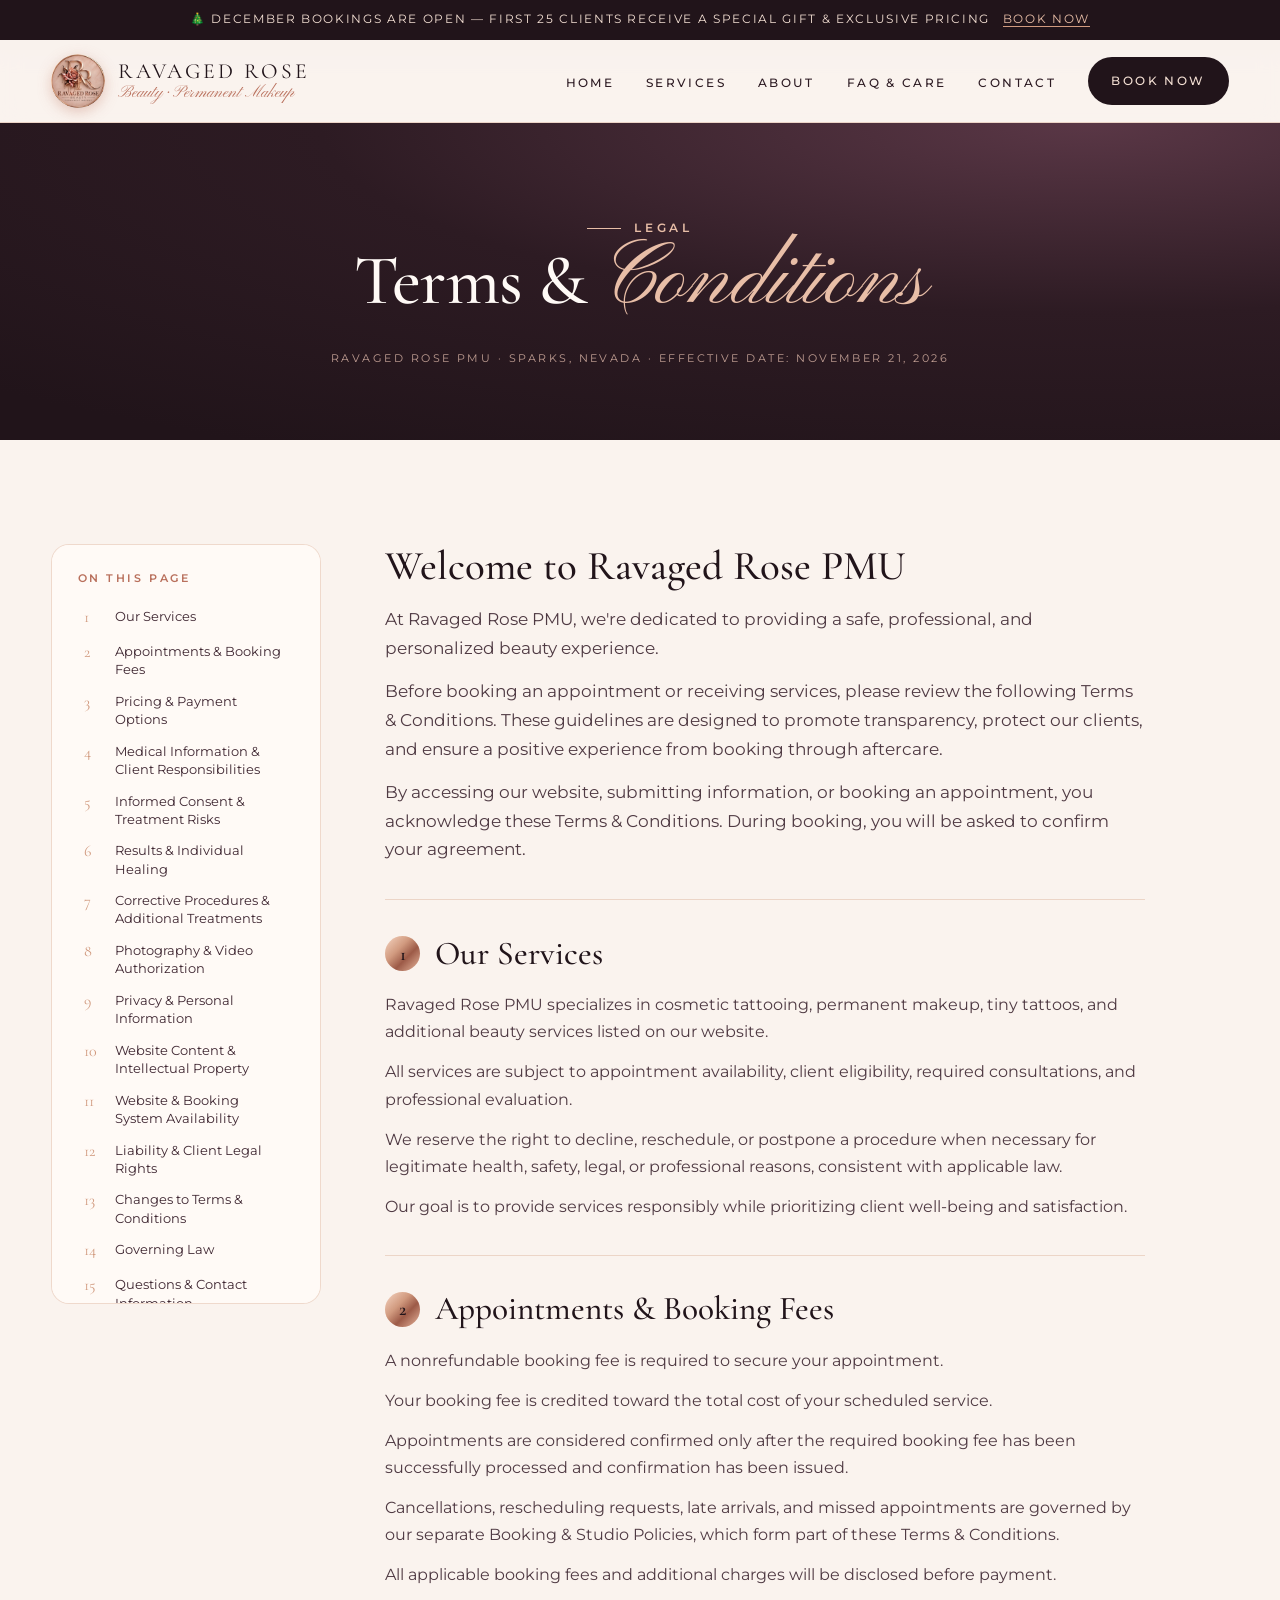
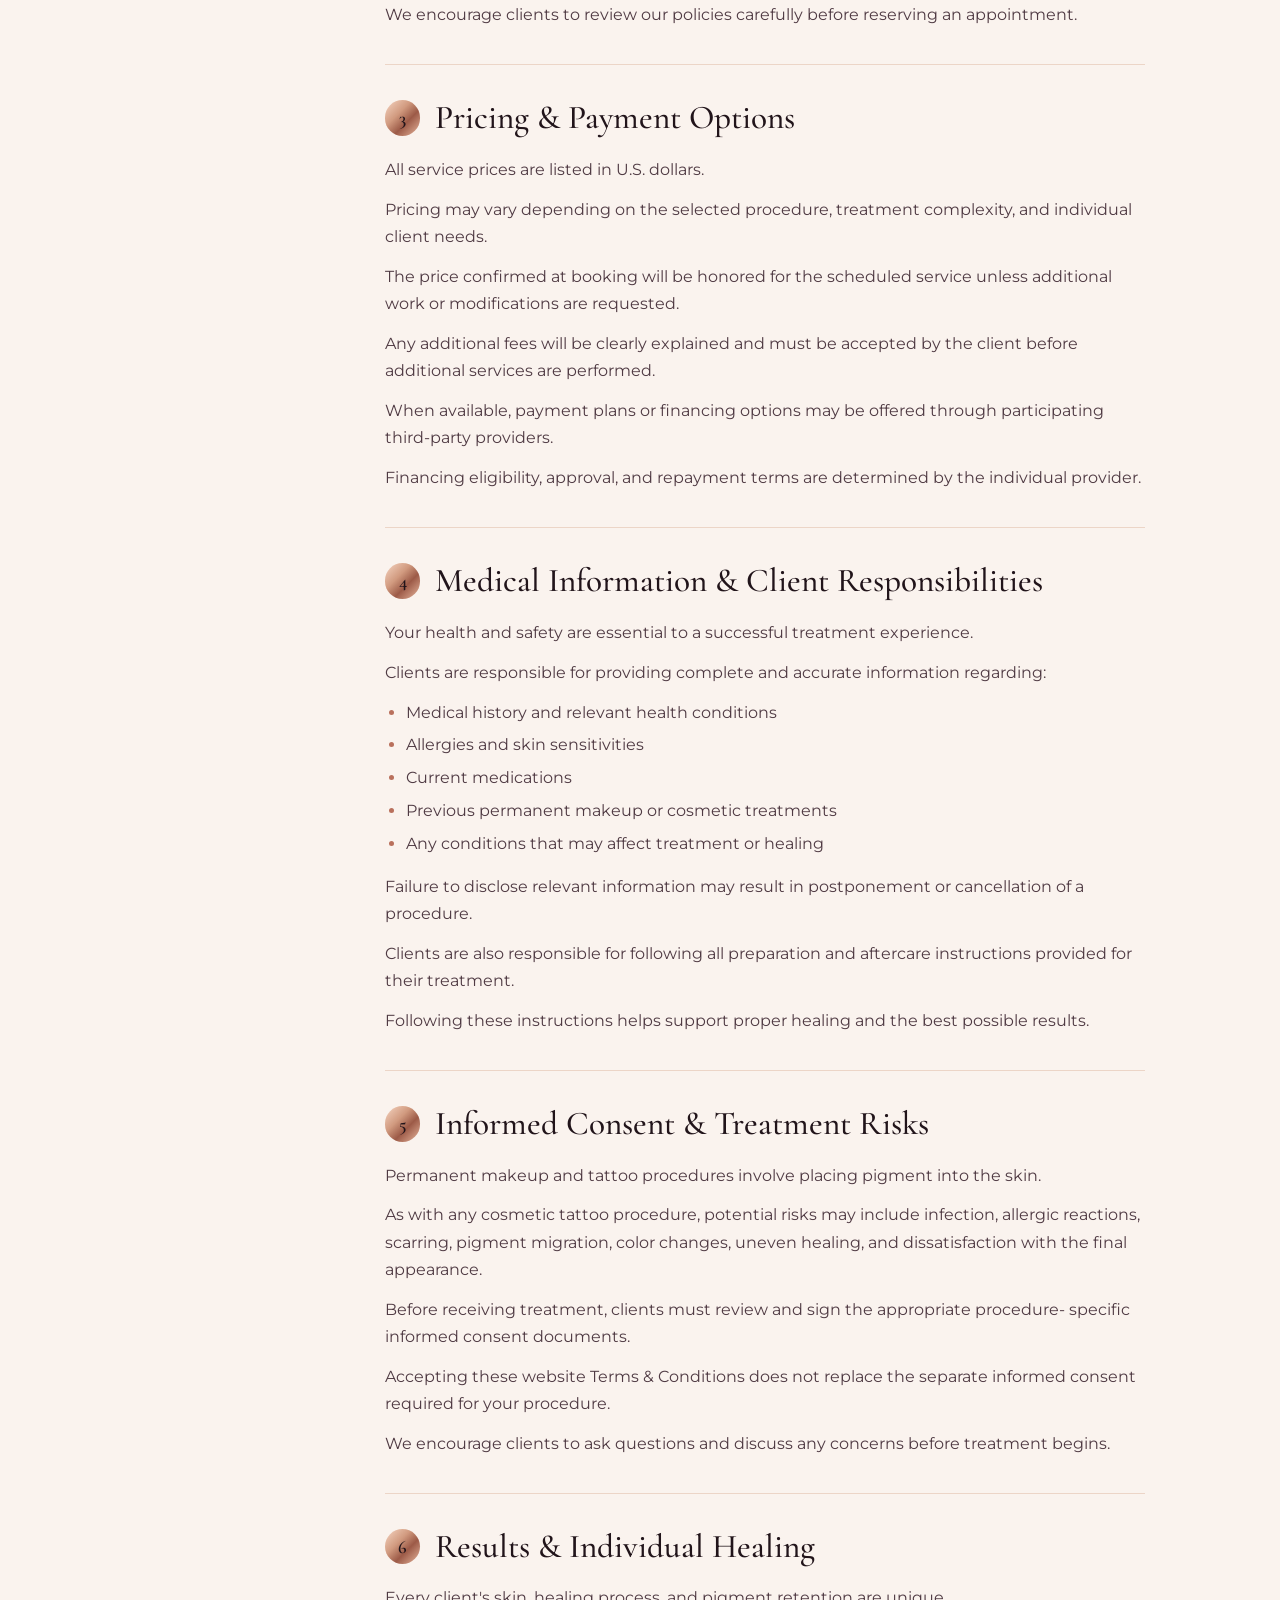
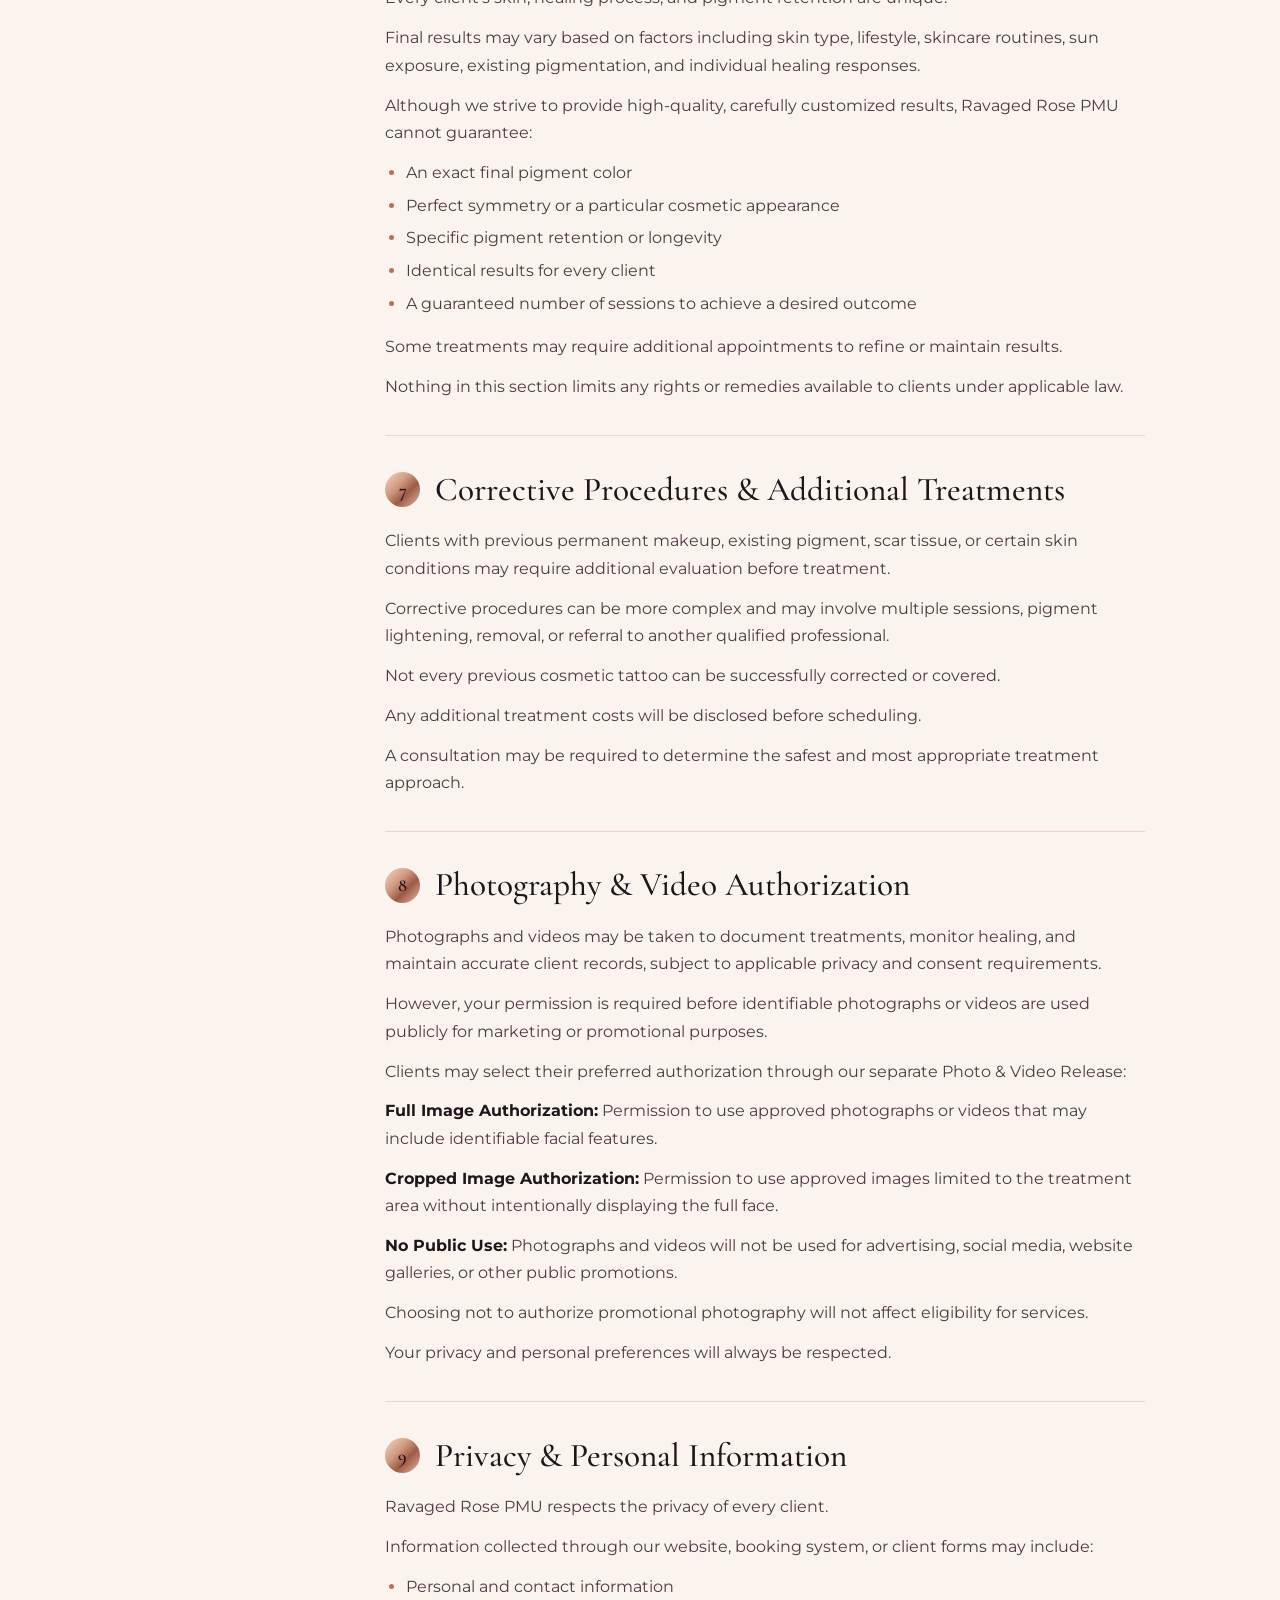
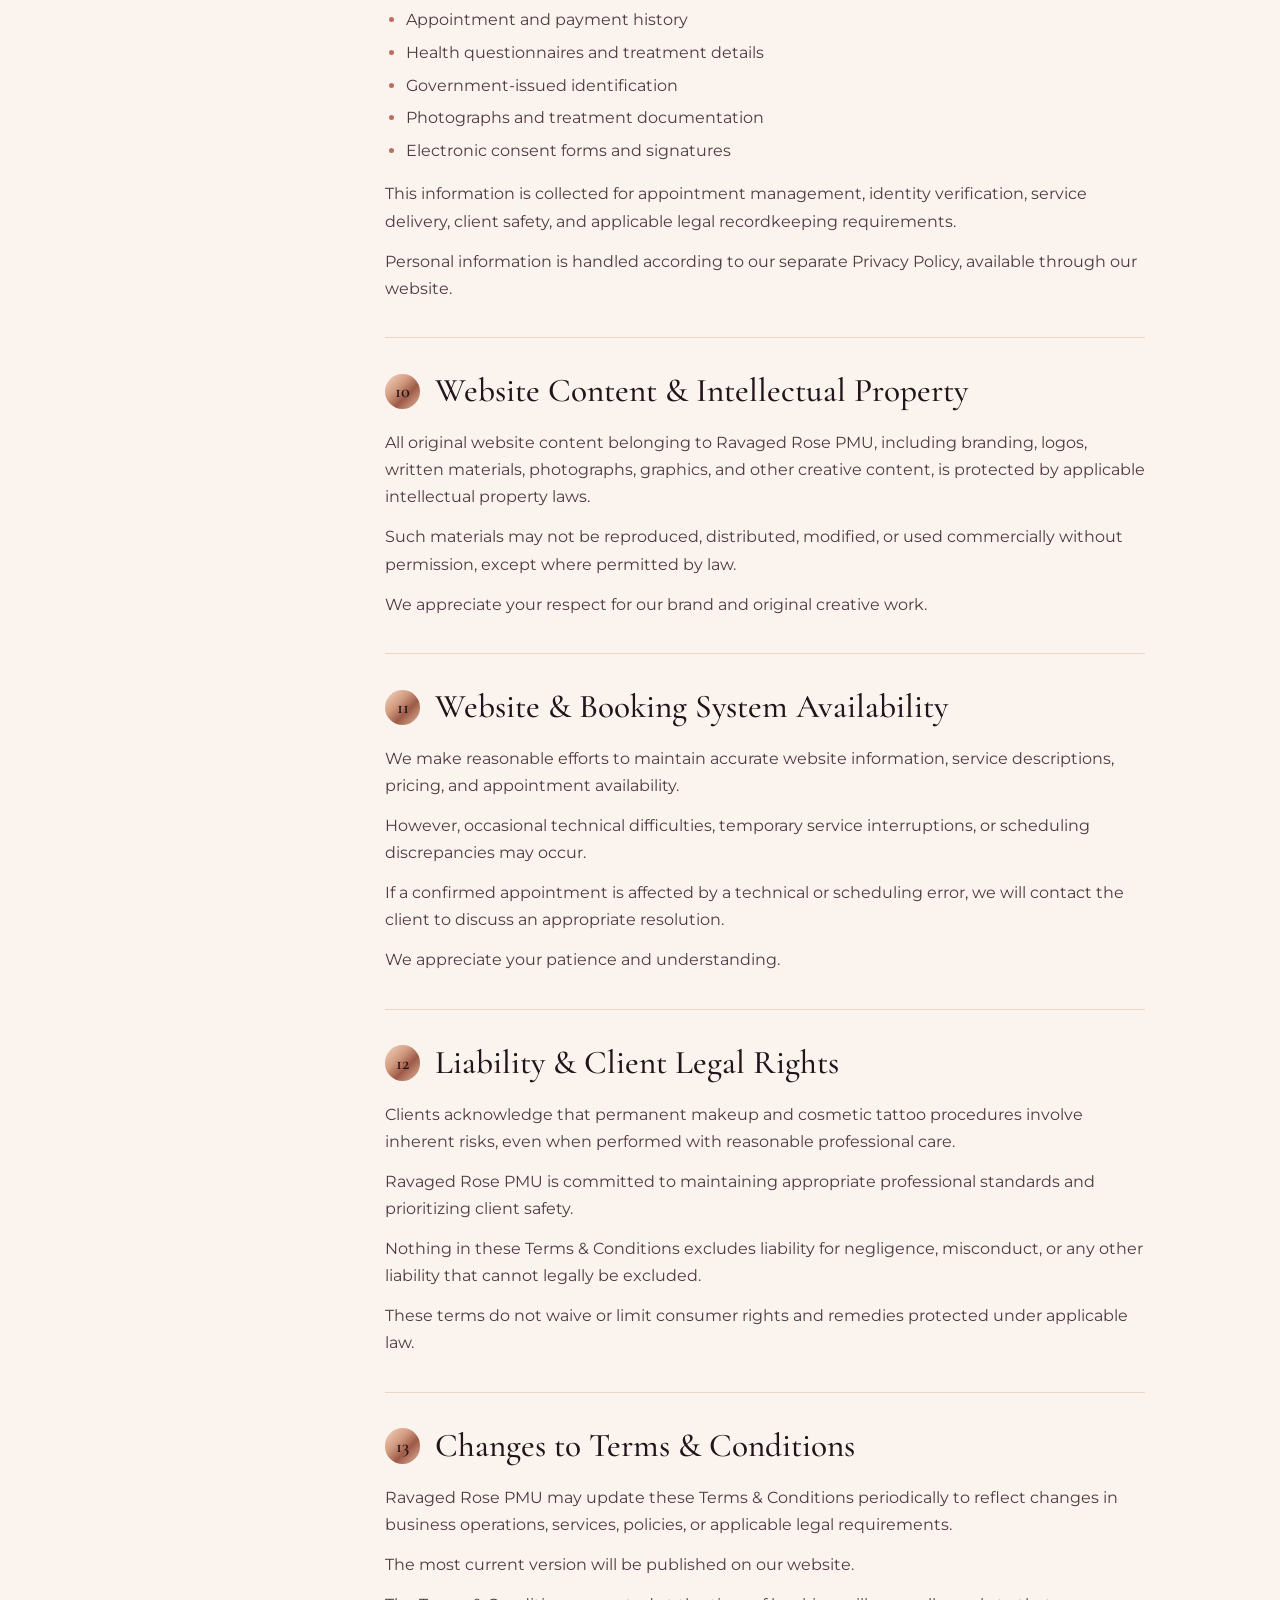
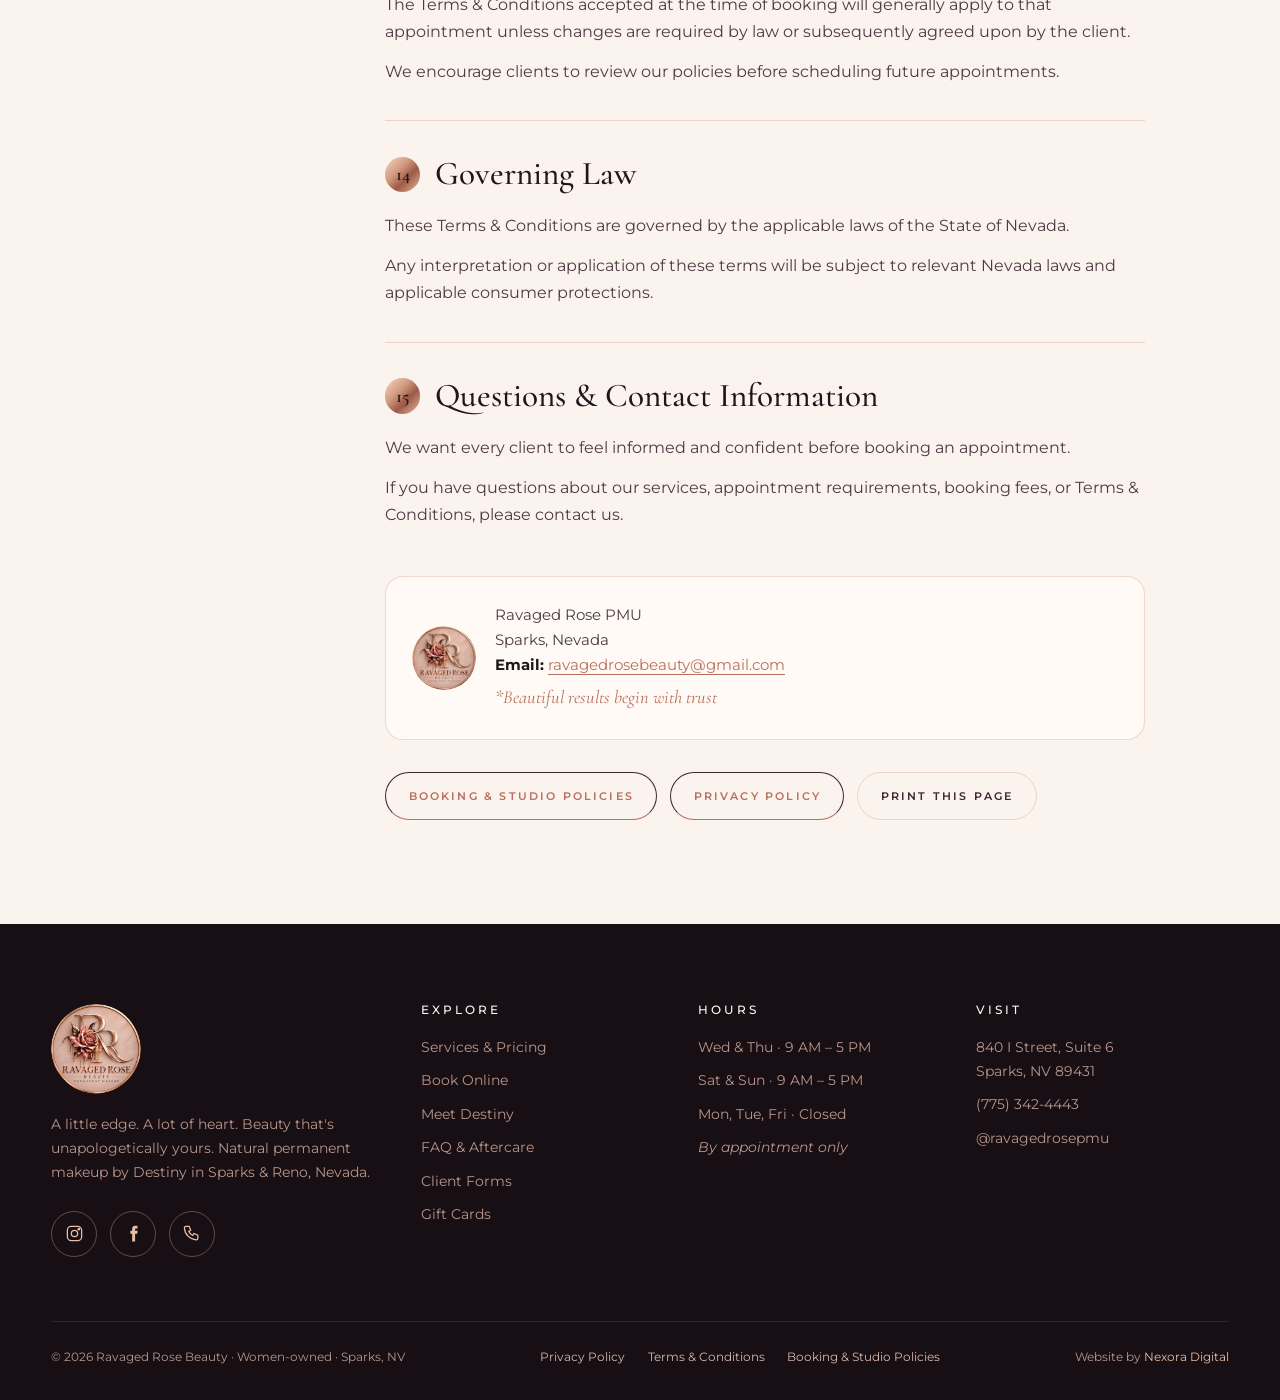
<file: terms.html>
<!DOCTYPE html>
<html lang="en">
<head>
<meta charset="utf-8">
<meta name="viewport" content="width=device-width, initial-scale=1">
<title>Terms &amp; Conditions | Ravaged Rose PMU</title>
<meta name="description" content="Ravaged Rose PMU Terms &amp; Conditions — booking fees, payments, informed consent, results, photography, privacy and more.">
<meta name="theme-color" content="#21141a">
<meta property="og:title" content="Terms &amp; Conditions | Ravaged Rose PMU">
<meta property="og:description" content="Ravaged Rose PMU Terms &amp; Conditions — booking fees, payments, informed consent, results, photography, privacy and more.">
<meta property="og:image" content="/assets/img/logo.png">
<meta property="og:type" content="website">
<link rel="icon" type="image/png" href="/assets/img/favicon.png">
<link rel="apple-touch-icon" href="/assets/img/apple-touch-icon.png">
<link rel="preconnect" href="https://fonts.googleapis.com">
<link rel="preconnect" href="https://fonts.gstatic.com" crossorigin>
<link href="https://fonts.googleapis.com/css2?family=Cormorant+Garamond:ital,wght@0,400;0,500;0,600;1,400;1,500&family=Montserrat:wght@400;500;600&family=Pinyon+Script&display=swap" rel="stylesheet">
<link rel="stylesheet" href="/assets/css/style.css">

</head>
<body>
<div class="promo-bar">🎄 December bookings are open<span class="hide-sm"> — first 25 clients receive a special gift &amp; exclusive pricing</span> <a href="/book">Book now</a></div>
<header class="site-header">
  <nav class="nav container" aria-label="Main">
    <a class="brand" href="/" aria-label="Ravaged Rose Beauty home">
      <img src="/assets/img/logo-sm.webp" alt="Ravaged Rose Beauty logo" width="54" height="54">
      <span class="brand-name">Ravaged Rose<small>Beauty · Permanent Makeup</small></span>
    </a>
    <ul class="nav-links">
      <li><a href="/" data-page="index">Home</a></li>
      <li><a href="/services" data-page="services">Services</a></li>
      <li><a href="/about" data-page="about">About</a></li>
      <li><a href="/faq" data-page="faq">FAQ &amp; Care</a></li>
      <li><a href="/contact" data-page="contact">Contact</a></li>
      <li><a class="btn btn-dark" href="/book" data-page="book">Book Now</a></li>
    </ul>
    <button class="menu-toggle" aria-label="Open menu" aria-expanded="false"><span></span><span></span><span></span></button>
  </nav>
</header>
<main>

<section class="page-hero">
  <div class="container reveal">
    <span class="eyebrow">Legal</span>
    <h1>Terms &amp; <span class="script" style="color:var(--rose-light)">Conditions</span></h1>
    <p class="crumbs">Ravaged Rose PMU · Sparks, Nevada · Effective Date: November 21, 2026</p>
  </div>
</section>
<section class="legal-page">
  <div class="container legal-wrap">
    <aside class="legal-toc">
      <p class="toc-title">On this page</p>
      <ol><li><a href="#s1"><span>1</span>Our Services</a></li>
<li><a href="#s2"><span>2</span>Appointments &amp; Booking Fees</a></li>
<li><a href="#s3"><span>3</span>Pricing &amp; Payment Options</a></li>
<li><a href="#s4"><span>4</span>Medical Information &amp; Client Responsibilities</a></li>
<li><a href="#s5"><span>5</span>Informed Consent &amp; Treatment Risks</a></li>
<li><a href="#s6"><span>6</span>Results &amp; Individual Healing</a></li>
<li><a href="#s7"><span>7</span>Corrective Procedures &amp; Additional Treatments</a></li>
<li><a href="#s8"><span>8</span>Photography &amp; Video Authorization</a></li>
<li><a href="#s9"><span>9</span>Privacy &amp; Personal Information</a></li>
<li><a href="#s10"><span>10</span>Website Content &amp; Intellectual Property</a></li>
<li><a href="#s11"><span>11</span>Website &amp; Booking System Availability</a></li>
<li><a href="#s12"><span>12</span>Liability &amp; Client Legal Rights</a></li>
<li><a href="#s13"><span>13</span>Changes to Terms &amp; Conditions</a></li>
<li><a href="#s14"><span>14</span>Governing Law</a></li>
<li><a href="#s15"><span>15</span>Questions &amp; Contact Information</a></li></ol>
      <div class="toc-links"><a href="/policies">Booking &amp; Studio Policies</a><a href="/terms">Terms &amp; Conditions</a><a href="/privacy">Privacy Policy</a></div>
    </aside>
    <article class="legal">
      <h2 class="legal-intro-title">Welcome to Ravaged Rose PMU</h2>
      <div class="legal-intro"><p>At Ravaged Rose PMU, we're dedicated to providing a safe, professional, and personalized beauty experience.</p>
<p>Before booking an appointment or receiving services, please review the following Terms &amp; Conditions. These guidelines are designed to promote transparency, protect our clients, and ensure a positive experience from booking through aftercare.</p>
<p>By accessing our website, submitting information, or booking an appointment, you acknowledge these Terms &amp; Conditions. During booking, you will be asked to confirm your agreement.</p></div>
      <section class="legal-sec" id="s1"><h2><span class="num">1</span>Our Services</h2>
<p>Ravaged Rose PMU specializes in cosmetic tattooing, permanent makeup, tiny tattoos, and additional beauty services listed on our website.</p>
<p>All services are subject to appointment availability, client eligibility, required consultations, and professional evaluation.</p>
<p>We reserve the right to decline, reschedule, or postpone a procedure when necessary for legitimate health, safety, legal, or professional reasons, consistent with applicable law.</p>
<p>Our goal is to provide services responsibly while prioritizing client well-being and satisfaction.</p>
</section>
<section class="legal-sec" id="s2"><h2><span class="num">2</span>Appointments &amp; Booking Fees</h2>
<p>A nonrefundable booking fee is required to secure your appointment.</p>
<p>Your booking fee is credited toward the total cost of your scheduled service.</p>
<p>Appointments are considered confirmed only after the required booking fee has been successfully processed and confirmation has been issued.</p>
<p>Cancellations, rescheduling requests, late arrivals, and missed appointments are governed by our separate Booking &amp; Studio Policies, which form part of these Terms &amp; Conditions.</p>
<p>All applicable booking fees and additional charges will be disclosed before payment.</p>
<p>We encourage clients to review our policies carefully before reserving an appointment.</p>
</section>
<section class="legal-sec" id="s3"><h2><span class="num">3</span>Pricing &amp; Payment Options</h2>
<p>All service prices are listed in U.S. dollars.</p>
<p>Pricing may vary depending on the selected procedure, treatment complexity, and individual client needs.</p>
<p>The price confirmed at booking will be honored for the scheduled service unless additional work or modifications are requested.</p>
<p>Any additional fees will be clearly explained and must be accepted by the client before additional services are performed.</p>
<p>When available, payment plans or financing options may be offered through participating third-party providers.</p>
<p>Financing eligibility, approval, and repayment terms are determined by the individual provider.</p>
</section>
<section class="legal-sec" id="s4"><h2><span class="num">4</span>Medical Information &amp; Client Responsibilities</h2>
<p>Your health and safety are essential to a successful treatment experience.</p>
<p>Clients are responsible for providing complete and accurate information regarding:</p>
<ul>
<li>Medical history and relevant health conditions</li>
<li>Allergies and skin sensitivities</li>
<li>Current medications</li>
<li>Previous permanent makeup or cosmetic treatments</li>
<li>Any conditions that may affect treatment or healing</li>
</ul>
<p>Failure to disclose relevant information may result in postponement or cancellation of a procedure.</p>
<p>Clients are also responsible for following all preparation and aftercare instructions provided for their treatment.</p>
<p>Following these instructions helps support proper healing and the best possible results.</p>
</section>
<section class="legal-sec" id="s5"><h2><span class="num">5</span>Informed Consent &amp; Treatment Risks</h2>
<p>Permanent makeup and tattoo procedures involve placing pigment into the skin.</p>
<p>As with any cosmetic tattoo procedure, potential risks may include infection, allergic reactions, scarring, pigment migration, color changes, uneven healing, and dissatisfaction with the final appearance.</p>
<p>Before receiving treatment, clients must review and sign the appropriate procedure- specific informed consent documents.</p>
<p>Accepting these website Terms &amp; Conditions does not replace the separate informed consent required for your procedure.</p>
<p>We encourage clients to ask questions and discuss any concerns before treatment begins.</p>
</section>
<section class="legal-sec" id="s6"><h2><span class="num">6</span>Results &amp; Individual Healing</h2>
<p>Every client's skin, healing process, and pigment retention are unique.</p>
<p>Final results may vary based on factors including skin type, lifestyle, skincare routines, sun exposure, existing pigmentation, and individual healing responses.</p>
<p>Although we strive to provide high-quality, carefully customized results, Ravaged Rose PMU cannot guarantee:</p>
<ul>
<li>An exact final pigment color</li>
<li>Perfect symmetry or a particular cosmetic appearance</li>
<li>Specific pigment retention or longevity</li>
<li>Identical results for every client</li>
<li>A guaranteed number of sessions to achieve a desired outcome</li>
</ul>
<p>Some treatments may require additional appointments to refine or maintain results.</p>
<p>Nothing in this section limits any rights or remedies available to clients under applicable law.</p>
</section>
<section class="legal-sec" id="s7"><h2><span class="num">7</span>Corrective Procedures &amp; Additional Treatments</h2>
<p>Clients with previous permanent makeup, existing pigment, scar tissue, or certain skin conditions may require additional evaluation before treatment.</p>
<p>Corrective procedures can be more complex and may involve multiple sessions, pigment lightening, removal, or referral to another qualified professional.</p>
<p>Not every previous cosmetic tattoo can be successfully corrected or covered.</p>
<p>Any additional treatment costs will be disclosed before scheduling.</p>
<p>A consultation may be required to determine the safest and most appropriate treatment approach.</p>
</section>
<section class="legal-sec" id="s8"><h2><span class="num">8</span>Photography &amp; Video Authorization</h2>
<p>Photographs and videos may be taken to document treatments, monitor healing, and maintain accurate client records, subject to applicable privacy and consent requirements.</p>
<p>However, your permission is required before identifiable photographs or videos are used publicly for marketing or promotional purposes.</p>
<p>Clients may select their preferred authorization through our separate Photo &amp; Video Release:</p>
<p><b>Full Image Authorization:</b> Permission to use approved photographs or videos that may include identifiable facial features.</p>
<p><b>Cropped Image Authorization:</b> Permission to use approved images limited to the treatment area without intentionally displaying the full face.</p>
<p><b>No Public Use:</b> Photographs and videos will not be used for advertising, social media, website galleries, or other public promotions.</p>
<p>Choosing not to authorize promotional photography will not affect eligibility for services.</p>
<p>Your privacy and personal preferences will always be respected.</p>
</section>
<section class="legal-sec" id="s9"><h2><span class="num">9</span>Privacy &amp; Personal Information</h2>
<p>Ravaged Rose PMU respects the privacy of every client.</p>
<p>Information collected through our website, booking system, or client forms may include:</p>
<ul>
<li>Personal and contact information</li>
<li>Appointment and payment history</li>
<li>Health questionnaires and treatment details</li>
<li>Government-issued identification</li>
<li>Photographs and treatment documentation</li>
<li>Electronic consent forms and signatures</li>
</ul>
<p>This information is collected for appointment management, identity verification, service delivery, client safety, and applicable legal recordkeeping requirements.</p>
<p>Personal information is handled according to our separate Privacy Policy, available through our website.</p>
</section>
<section class="legal-sec" id="s10"><h2><span class="num">10</span>Website Content &amp; Intellectual Property</h2>
<p>All original website content belonging to Ravaged Rose PMU, including branding, logos, written materials, photographs, graphics, and other creative content, is protected by applicable intellectual property laws.</p>
<p>Such materials may not be reproduced, distributed, modified, or used commercially without permission, except where permitted by law.</p>
<p>We appreciate your respect for our brand and original creative work.</p>
</section>
<section class="legal-sec" id="s11"><h2><span class="num">11</span>Website &amp; Booking System Availability</h2>
<p>We make reasonable efforts to maintain accurate website information, service descriptions, pricing, and appointment availability.</p>
<p>However, occasional technical difficulties, temporary service interruptions, or scheduling discrepancies may occur.</p>
<p>If a confirmed appointment is affected by a technical or scheduling error, we will contact the client to discuss an appropriate resolution.</p>
<p>We appreciate your patience and understanding.</p>
</section>
<section class="legal-sec" id="s12"><h2><span class="num">12</span>Liability &amp; Client Legal Rights</h2>
<p>Clients acknowledge that permanent makeup and cosmetic tattoo procedures involve inherent risks, even when performed with reasonable professional care.</p>
<p>Ravaged Rose PMU is committed to maintaining appropriate professional standards and prioritizing client safety.</p>
<p>Nothing in these Terms &amp; Conditions excludes liability for negligence, misconduct, or any other liability that cannot legally be excluded.</p>
<p>These terms do not waive or limit consumer rights and remedies protected under applicable law.</p>
</section>
<section class="legal-sec" id="s13"><h2><span class="num">13</span>Changes to Terms &amp; Conditions</h2>
<p>Ravaged Rose PMU may update these Terms &amp; Conditions periodically to reflect changes in business operations, services, policies, or applicable legal requirements.</p>
<p>The most current version will be published on our website.</p>
<p>The Terms &amp; Conditions accepted at the time of booking will generally apply to that appointment unless changes are required by law or subsequently agreed upon by the client.</p>
<p>We encourage clients to review our policies before scheduling future appointments.</p>
</section>
<section class="legal-sec" id="s14"><h2><span class="num">14</span>Governing Law</h2>
<p>These Terms &amp; Conditions are governed by the applicable laws of the State of Nevada.</p>
<p>Any interpretation or application of these terms will be subject to relevant Nevada laws and applicable consumer protections.</p>
</section>
<section class="legal-sec" id="s15"><h2><span class="num">15</span>Questions &amp; Contact Information</h2>
<p>We want every client to feel informed and confident before booking an appointment.</p>
<p>If you have questions about our services, appointment requirements, booking fees, or Terms &amp; Conditions, please contact us.</p>
</section>
      <div class="legal-sign">
        <img src="/assets/img/logo-sm.webp" alt="" width="64" height="64">
        <div><p>Ravaged Rose PMU</p><p>Sparks, Nevada</p><p><b>Email:</b> <a href="mailto:ravagedrosebeauty@gmail.com">ravagedrosebeauty@gmail.com</a></p><p>*Beautiful results begin with trust</p></div>
      </div>
      <div class="legal-more"><a class="btn btn-outline" href="/policies">Booking &amp; Studio Policies</a><a class="btn btn-outline" href="/privacy">Privacy Policy</a><button class="btn btn-ghost-dark" onclick="window.print()">Print this page</button></div>
    </article>
  </div>
</section>
</main>
<footer class="site-footer">
  <div class="container foot-grid">
    <div class="foot-brand">
      <img src="/assets/img/logo-sm.webp" alt="Ravaged Rose Beauty" width="90" height="90" loading="lazy">
      <p>A little edge. A lot of heart. Beauty that's unapologetically yours. Natural permanent makeup by Destiny in Sparks &amp; Reno, Nevada.</p>
      <div class="socials">
        <a data-link="INSTAGRAM" href="https://www.instagram.com/ravagedrosepmu/" aria-label="Instagram"><svg viewBox="0 0 24 24" fill="none" stroke="currentColor" stroke-width="1.6"><rect x="3" y="3" width="18" height="18" rx="5"/><circle cx="12" cy="12" r="4"/><circle cx="17.5" cy="6.5" r="1" fill="currentColor"/></svg></a>
        <a data-link="FACEBOOK" href="https://www.facebook.com/profile.php?id=61595532761039" aria-label="Facebook"><svg viewBox="0 0 24 24" fill="currentColor"><path d="M14 8.5V6.8c0-.8.5-1 1-1h2V2.2h-2.8C11 2.2 10.3 4.4 10.3 6v2.5H8v3.7h2.3V22H14v-9.8h2.8l.4-3.7H14z"/></svg></a>
        <a data-phone href="tel:+17753424443" aria-label="Call"><svg viewBox="0 0 24 24" fill="none" stroke="currentColor" stroke-width="1.6"><path d="M5 3h4l2 5-2.5 1.5a11 11 0 005 5L15 12l5 2v4a2 2 0 01-2 2A16 16 0 013 5a2 2 0 012-2"/></svg></a>
      </div>
    </div>
    <div>
      <h4>Explore</h4>
      <ul>
        <li><a href="/services">Services &amp; Pricing</a></li>
        <li><a href="/book">Book Online</a></li>
        <li><a href="/about">Meet Destiny</a></li>
        <li><a href="/faq">FAQ &amp; Aftercare</a></li>
        <li><a href="/forms">Client Forms</a></li>
        <li><a data-link="GIFT_CARD_URL" href="#">Gift Cards</a></li>
      </ul>
    </div>
    <div>
      <h4>Hours</h4>
      <ul>
        <li>Wed &amp; Thu · 9 AM – 5 PM</li>
        <li>Sat &amp; Sun · 9 AM – 5 PM</li>
        <li>Mon, Tue, Fri · Closed</li>
        <li><em>By appointment only</em></li>
      </ul>
    </div>
    <div>
      <h4>Visit</h4>
      <ul>
        <li><a data-link="MAPS_URL" href="#">840 I Street, Suite 6<br>Sparks, NV 89431</a></li>
        <li><a data-phone href="tel:+17753424443">(775) 342-4443</a></li>
        <li><a data-link="INSTAGRAM" href="#">@ravagedrosepmu</a></li>
      </ul>
    </div>
  </div>
  <div class="container foot-bottom">
    <span>© <span data-year>2026</span> Ravaged Rose Beauty · Women-owned · Sparks, NV</span>
    <nav class="foot-legal" aria-label="Legal"><a href="/privacy">Privacy Policy</a><a href="/terms">Terms &amp; Conditions</a><a href="/policies">Booking &amp; Studio Policies</a></nav>
    <span>Website by <a href="https://www.nexoradigital.live" target="_blank" rel="noopener">Nexora Digital</a></span>
  </div>
</footer>
<a class="btn btn-gold float-book" href="/book">Book Now</a>
<script src="/assets/js/config.js"></script>
<script src="/assets/js/main.js"></script>
</body>
</html>
</file>
<file: assets/css/style.css>
/* Ravaged Rose Beauty — theme built from the rose‑gold logo */
:root{
  --ink:#170f13;
  --plum-900:#21141a;
  --plum-800:#2d1b23;
  --plum-700:#3e2631;
  --plum-600:#523441;
  --rose:#b9705c;
  --rose-gold:#d19a7f;
  --rose-light:#e8bea7;
  --blush:#f3dfd3;
  --cream:#faf3ee;
  --paper:#fffaf6;
  --muted:#8c7279;
  --line:rgba(209,154,127,.35);
  --grad-gold:linear-gradient(135deg,#f6d6c3 0%,#d19a7f 38%,#9c5a47 62%,#e9b89f 100%);
  --serif:"Cormorant Garamond",Georgia,serif;
  --script:"Pinyon Script",cursive;
  --sans:"Montserrat",system-ui,sans-serif;
  --radius:18px;
  --shadow:0 20px 50px -20px rgba(33,20,26,.45);
  --max:1200px;
}
*{box-sizing:border-box;margin:0;padding:0}
html{scroll-behavior:smooth}
body{font-family:var(--sans);color:var(--plum-800);background:var(--cream);line-height:1.7;font-size:15px;-webkit-font-smoothing:antialiased;overflow-x:hidden}
img,video{max-width:100%;display:block}
a{color:inherit;text-decoration:none}
button{font:inherit;cursor:pointer}
.container{width:min(var(--max),92%);margin-inline:auto}
.sr-only{position:absolute;width:1px;height:1px;overflow:hidden;clip:rect(0 0 0 0)}

/* type */
h1,h2,h3,h4{font-family:var(--serif);font-weight:500;line-height:1.1;color:var(--plum-900)}
h1{font-size:clamp(2.8rem,6.5vw,5.4rem);letter-spacing:-.01em}
h2{font-size:clamp(2.1rem,4.4vw,3.4rem)}
h3{font-size:1.7rem}
.script{font-family:var(--script);font-weight:400;color:var(--rose);font-size:1.25em;line-height:1}
.eyebrow{font-size:.72rem;letter-spacing:.32em;text-transform:uppercase;color:var(--rose);font-weight:600;display:inline-flex;align-items:center;gap:.8rem}
.eyebrow::before{content:"";width:34px;height:1px;background:currentColor}
.gold-text{background:var(--grad-gold);-webkit-background-clip:text;background-clip:text;color:transparent}
.lead{font-size:1.08rem;color:#5d4650;max-width:62ch}
.center{text-align:center}
.center .eyebrow{justify-content:center}
.center .lead{margin-inline:auto}

/* buttons */
.btn{display:inline-flex;align-items:center;gap:.6rem;padding:1rem 1.9rem;border-radius:999px;font-size:.78rem;letter-spacing:.2em;text-transform:uppercase;font-weight:600;transition:.35s ease;border:1px solid transparent;white-space:nowrap}
.btn-gold{background:var(--grad-gold);background-size:200% 200%;color:var(--plum-900);box-shadow:0 10px 30px -10px rgba(185,112,92,.7)}
.btn-gold:hover{background-position:100% 0;transform:translateY(-2px)}
.btn-dark{background:var(--plum-900);color:var(--blush)}
.btn-dark:hover{background:var(--plum-700)}
.btn-ghost{border-color:var(--rose-gold);color:var(--rose-light)}
.btn-ghost:hover{background:rgba(209,154,127,.12)}
.btn-outline{border-color:var(--plum-700);color:var(--plum-800)}
.btn-outline:hover{background:var(--plum-900);color:var(--blush)}
.btn svg{width:16px;height:16px}

/* promo bar */
.promo-bar{background:var(--plum-900);color:var(--blush);font-size:.74rem;line-height:1.5;letter-spacing:.14em;text-transform:uppercase;text-align:center;padding:.7rem 1rem}
.promo-bar a{color:var(--rose-light);border-bottom:1px solid var(--rose-gold);margin-left:.5rem}

/* header */
.site-header{position:sticky;top:0;z-index:50;background:rgba(250,243,238,.86);backdrop-filter:blur(14px);border-bottom:1px solid var(--line);transition:.3s}
.site-header.scrolled{box-shadow:0 8px 30px -18px rgba(33,20,26,.5)}
.nav{display:flex;align-items:center;justify-content:space-between;height:82px;gap:1rem}
.brand{display:flex;align-items:center;gap:.8rem}
.brand img{width:54px;height:54px;border-radius:50%;box-shadow:0 4px 14px rgba(185,112,92,.35)}
.brand-name{font-family:var(--serif);font-size:1.35rem;letter-spacing:.14em;text-transform:uppercase;color:var(--plum-900);line-height:1}
.brand-name small{display:block;font-family:var(--script);text-transform:none;letter-spacing:0;font-size:1.05rem;color:var(--rose);margin-top:.15rem}
.nav-links{display:flex;gap:2rem;list-style:none;align-items:center}
.nav-links a{font-size:.74rem;letter-spacing:.2em;text-transform:uppercase;font-weight:500;position:relative;padding:.3rem 0}
.nav-links a:not(.btn)::after{content:"";position:absolute;left:0;bottom:0;width:0;height:1px;background:var(--rose);transition:.3s}
.nav-links a:not(.btn):hover::after,.nav-links a.active::after{width:100%}
.nav-links .btn{padding:.8rem 1.4rem}
.menu-toggle{display:none;background:none;border:0;width:44px;height:44px;position:relative}
.menu-toggle span{position:absolute;left:10px;right:10px;height:1.5px;background:var(--plum-900);transition:.3s}
.menu-toggle span:nth-child(1){top:15px}.menu-toggle span:nth-child(2){top:21px}.menu-toggle span:nth-child(3){top:27px}
.menu-open .menu-toggle span:nth-child(1){top:21px;transform:rotate(45deg)}
.menu-open .menu-toggle span:nth-child(2){opacity:0}
.menu-open .menu-toggle span:nth-child(3){top:21px;transform:rotate(-45deg)}

/* hero */
.hero{position:relative;background:radial-gradient(120% 90% at 80% 10%,#5a3746 0%,var(--plum-800) 45%,var(--plum-900) 100%);color:var(--blush);overflow:hidden;padding:6rem 0 7rem}
.hero::before{content:"";position:absolute;inset:0;background:url("../img/petal.svg") no-repeat right -120px top -60px/620px;opacity:.07}
.hero-grid{display:grid;grid-template-columns:1.1fr .9fr;gap:4rem;align-items:center;position:relative}
.hero h1{color:var(--paper)}
.hero h1 .script{display:block;font-size:.72em;margin-top:.4rem;color:var(--rose-light)}
.hero .lead{color:#e9cfc4;margin:1.6rem 0 2.4rem}
.hero .eyebrow{color:var(--rose-light)}
.hero-ctas{display:flex;flex-wrap:wrap;gap:1rem}
.hero-meta{display:flex;flex-wrap:wrap;gap:2.2rem;margin-top:3rem;padding-top:2rem;border-top:1px solid rgba(232,190,167,.2)}
.hero-meta div{font-size:.72rem;letter-spacing:.18em;text-transform:uppercase;color:#cfaea2}
.hero-meta strong{display:block;font-family:var(--serif);font-size:1.9rem;letter-spacing:0;text-transform:none;color:var(--paper);font-weight:500}
.hero-visual{position:relative;justify-self:center}
.hero-logo{width:min(440px,80vw);height:auto;border-radius:50%;box-shadow:0 0 0 1px rgba(232,190,167,.3),0 0 0 18px rgba(232,190,167,.05),0 40px 90px -20px rgba(0,0,0,.7);animation:float 7s ease-in-out infinite}
.hero-ring{position:absolute;inset:-34px;border:1px dashed rgba(232,190,167,.35);border-radius:50%;animation:spin 60s linear infinite}
.hero-badge{position:absolute;bottom:6%;left:-10%;background:var(--paper);color:var(--plum-900);padding:1rem 1.3rem;border-radius:14px;box-shadow:var(--shadow);font-size:.75rem;letter-spacing:.08em;max-width:220px}
.hero-badge strong{font-family:var(--serif);font-size:1.3rem;display:flex;align-items:center;gap:.4rem;letter-spacing:0;color:var(--rose)}
.cross{width:.85em;height:.85em;display:inline-block;vertical-align:-.1em;color:var(--rose)}
.ico .cross{width:1em;height:1em;color:inherit}
@keyframes float{0%,100%{transform:translateY(0)}50%{transform:translateY(-14px)}}
@keyframes spin{to{transform:rotate(360deg)}}

/* page hero (inner pages) */
.page-hero{background:radial-gradient(120% 120% at 85% 0%,#5a3746 0%,var(--plum-800) 50%,var(--plum-900) 100%);color:var(--blush);padding:5.5rem 0 4.5rem;text-align:center;position:relative;overflow:hidden}
.page-hero h1{color:var(--paper);font-size:clamp(2.6rem,5.5vw,4.4rem)}
.page-hero .lead{color:#e3c6ba;margin:1.2rem auto 0}
.page-hero .eyebrow{color:var(--rose-light);justify-content:center}
.crumbs{font-size:.7rem;letter-spacing:.22em;text-transform:uppercase;color:#bf9d92;margin-top:1.4rem}

/* sections */
section{padding:6.5rem 0}
.section-head{margin-bottom:3.5rem}
.section-head h2{margin-top:.8rem}
.section-head .lead{margin-top:1rem}
.bg-paper{background:var(--paper)}
.bg-blush{background:linear-gradient(180deg,var(--blush),#f8e8df)}
.bg-dark{background:var(--plum-900);color:#e3c6ba}
.bg-dark h2,.bg-dark h3{color:var(--paper)}
.divider{display:flex;align-items:center;justify-content:center;gap:1rem;color:var(--rose-gold);margin:1.4rem 0}
.divider::before,.divider::after{content:"";width:60px;height:1px;background:currentColor}

/* marquee */
.marquee{background:var(--grad-gold);color:var(--plum-900);overflow:hidden;padding:1rem 0;white-space:nowrap}
.marquee-track{display:inline-flex;gap:3rem;animation:marquee 32s linear infinite;font-family:var(--serif);font-size:1.4rem;font-style:italic}
.marquee-track span::after{content:"✦";margin-left:3rem;font-style:normal;font-size:.9rem}
@keyframes marquee{to{transform:translateX(-50%)}}

/* intro */
.split{display:grid;grid-template-columns:1fr 1fr;gap:5rem;align-items:center}
.photo-frame{position:relative}
.photo-frame img{border-radius:240px 240px var(--radius) var(--radius);box-shadow:var(--shadow);aspect-ratio:4/5;object-fit:cover;width:100%}
.photo-frame::after{content:"";position:absolute;inset:18px -18px -18px 18px;border:1px solid var(--rose-gold);border-radius:240px 240px var(--radius) var(--radius);z-index:-1}
.signature{font-family:var(--script);font-size:3rem;color:var(--rose);margin-top:1.2rem;line-height:1}
.pill-list{display:flex;flex-wrap:wrap;gap:.6rem;margin:1.8rem 0}
.pill{border:1px solid var(--line);padding:.45rem 1rem;border-radius:999px;font-size:.72rem;letter-spacing:.14em;text-transform:uppercase;color:var(--plum-700);background:rgba(255,255,255,.5)}

/* service cards */
.svc-grid{display:grid;grid-template-columns:repeat(3,1fr);gap:1.8rem}
.svc-card{background:var(--paper);border-radius:var(--radius);overflow:hidden;box-shadow:0 12px 40px -24px rgba(33,20,26,.5);display:flex;flex-direction:column;transition:.4s;border:1px solid rgba(209,154,127,.18)}
.svc-card:hover{transform:translateY(-6px);box-shadow:var(--shadow)}
.svc-media{background:var(--plum-700);aspect-ratio:1/1;overflow:hidden;position:relative}
.svc-media img{width:100%;height:100%;object-fit:cover;transition:.8s}
.svc-card:hover .svc-media img{transform:scale(1.05)}
.svc-tag{position:absolute;top:1rem;left:1rem;background:rgba(23,15,19,.75);color:var(--rose-light);font-size:.64rem;letter-spacing:.2em;text-transform:uppercase;padding:.4rem .8rem;border-radius:999px;backdrop-filter:blur(6px)}
.svc-body{padding:1.7rem 1.7rem 1.9rem;display:flex;flex-direction:column;flex:1}
.svc-body h3{font-size:1.65rem}
.svc-meta{display:flex;gap:1rem;align-items:baseline;margin:.5rem 0 .9rem;font-size:.78rem;letter-spacing:.1em;color:var(--muted);text-transform:uppercase}
.svc-meta .price{font-family:var(--serif);font-size:1.7rem;color:var(--rose);letter-spacing:0;text-transform:none}
.svc-body p{font-size:.92rem;color:#644d56;flex:1}
.svc-note{margin-top:1rem;font-size:.74rem;color:var(--plum-600);background:var(--blush);padding:.6rem .8rem;border-radius:10px}
.svc-actions{display:flex;gap:.7rem;margin-top:1.4rem;flex-wrap:wrap}
.svc-actions .btn{padding:.8rem 1.3rem;font-size:.7rem}

.filters{display:flex;justify-content:center;flex-wrap:wrap;gap:.6rem;margin-bottom:3rem}
.filter{background:transparent;border:1px solid var(--line);padding:.65rem 1.3rem;border-radius:999px;font-size:.72rem;letter-spacing:.18em;text-transform:uppercase;color:var(--plum-700);transition:.3s}
.filter.active,.filter:hover{background:var(--plum-900);color:var(--blush);border-color:var(--plum-900)}
.svc-card.hide{display:none}

/* price list */
.menu-list{max-width:860px;margin:0 auto}
.menu-row{display:grid;grid-template-columns:1fr auto;gap:1rem;padding:1.3rem 0;border-bottom:1px dashed var(--line)}
.menu-row h4{font-size:1.4rem}
.menu-row small{display:block;font-family:var(--sans);font-size:.74rem;letter-spacing:.08em;color:var(--muted);margin-top:.2rem}
.menu-row .p{font-family:var(--serif);font-size:1.5rem;color:var(--rose)}
.bg-dark .menu-row h4{color:var(--paper)}
.bg-dark .menu-row small{color:#b8968c}

/* before / after */
.ba-grid{display:grid;grid-template-columns:1fr 1fr;gap:2rem}
.ba-card{position:relative;border-radius:var(--radius);overflow:hidden;box-shadow:var(--shadow);background:var(--plum-800)}
.ba-card img{width:100%;aspect-ratio:1/1;object-fit:cover}
.ba-card figcaption{position:absolute;left:0;right:0;bottom:0;padding:2.5rem 1.6rem 1.4rem;background:linear-gradient(transparent,rgba(23,15,19,.88));color:var(--blush);font-family:var(--serif);font-size:1.5rem}
.ba-card figcaption small{display:block;font-family:var(--sans);font-size:.68rem;letter-spacing:.22em;text-transform:uppercase;color:var(--rose-light)}

/* promo */
.promo{background:radial-gradient(100% 140% at 0% 0%,#5a3746 0%,var(--plum-900) 70%);color:#e3c6ba;border-radius:28px;padding:4rem;display:grid;grid-template-columns:1.3fr 1fr;gap:3rem;align-items:center;position:relative;overflow:hidden}
.promo h2{color:var(--paper)}
.promo::after{content:"";position:absolute;width:420px;height:420px;right:-120px;top:-120px;border-radius:50%;border:1px solid rgba(232,190,167,.2);box-shadow:0 0 0 40px rgba(232,190,167,.04),0 0 0 80px rgba(232,190,167,.03)}
.promo-list{list-style:none;display:grid;gap:.9rem;position:relative;z-index:1}
.promo-list li{display:flex;gap:.9rem;align-items:flex-start;background:rgba(255,255,255,.05);border:1px solid rgba(232,190,167,.18);padding:1rem 1.2rem;border-radius:14px;font-size:.92rem}
.promo-list li b{color:var(--paper);font-weight:600}
.ico{flex:none;width:34px;height:34px;border-radius:50%;display:grid;place-items:center;background:var(--grad-gold);color:var(--plum-900);font-size:.95rem}

/* steps */
.steps{display:grid;grid-template-columns:repeat(4,1fr);gap:1.4rem;counter-reset:step}
.step{background:var(--paper);border-radius:var(--radius);padding:2rem 1.6rem;border:1px solid rgba(209,154,127,.2);position:relative}
.step::before{counter-increment:step;content:"0" counter(step);font-family:var(--serif);font-size:3rem;line-height:1;color:var(--rose-light);display:block;margin-bottom:1rem}
.step h3{font-size:1.4rem;margin-bottom:.5rem}
.step p{font-size:.9rem;color:#644d56}

/* videos */
.reels{display:grid;grid-template-columns:repeat(4,1fr);gap:1.4rem}
.reel{position:relative;border-radius:var(--radius);overflow:hidden;aspect-ratio:9/16;background:#000;box-shadow:var(--shadow);cursor:pointer}
.reel video{width:100%;height:100%;object-fit:cover}
.reel .reel-cap{position:absolute;inset:auto 0 0 0;padding:2.5rem 1.1rem 1.1rem;background:linear-gradient(transparent,rgba(0,0,0,.85));color:#fff;font-size:.82rem;pointer-events:none;transition:.3s}
.reel .reel-cap b{display:block;font-family:var(--serif);font-size:1.25rem;font-weight:500;color:var(--rose-light)}
.reel .play{position:absolute;top:50%;left:50%;width:64px;height:64px;margin:-32px 0 0 -32px;border-radius:50%;background:rgba(250,243,238,.85);display:grid;place-items:center;color:var(--plum-900);transition:.3s;pointer-events:none}
.reel.playing .play{opacity:0;transform:scale(.6)}
.reel.playing .reel-cap{opacity:0}

/* feature list / bnpl */
.cards-3{display:grid;grid-template-columns:repeat(3,1fr);gap:1.6rem}
.info-card{background:var(--paper);padding:2.2rem;border-radius:var(--radius);border:1px solid rgba(209,154,127,.22)}
.info-card h3{font-size:1.45rem;margin:.9rem 0 .5rem}
.info-card p,.info-card li{font-size:.92rem;color:#644d56}
.info-card ul{padding-left:1.1rem;display:grid;gap:.4rem}
.bg-dark .info-card{background:rgba(255,255,255,.04);border-color:rgba(232,190,167,.18)}
.bg-dark .info-card p,.bg-dark .info-card li{color:#d7b8ad}
.bnpl-logos{display:flex;gap:1.4rem;align-items:center;flex-wrap:wrap;margin:1.4rem 0;font-weight:700;letter-spacing:.02em;font-size:1.05rem;color:var(--paper)}
.bnpl-logos span{padding:.5rem 1rem;border:1px solid rgba(232,190,167,.3);border-radius:10px}

/* testimonial-ish quote */
.quote{font-family:var(--serif);font-size:clamp(1.6rem,3.2vw,2.5rem);font-style:italic;line-height:1.35;color:var(--plum-900);max-width:900px;margin:0 auto}
.bg-dark .quote{color:var(--paper)}

/* hours */
.hours{list-style:none;display:grid;gap:.1rem}
.hours li{display:flex;justify-content:space-between;padding:.75rem 0;border-bottom:1px solid var(--line);font-size:.92rem}
.hours li.closed span:last-child{color:var(--muted)}
.hours li.today{color:var(--rose);font-weight:600}

/* contact */
.contact-grid{display:grid;grid-template-columns:1fr 1.15fr;gap:3rem}
.contact-card{background:var(--plum-900);color:#e3c6ba;border-radius:24px;padding:2.8rem}
.contact-card h3{color:var(--paper);margin-bottom:1.4rem}
.c-line{display:flex;gap:1rem;align-items:flex-start;padding:1rem 0;border-bottom:1px solid rgba(232,190,167,.15)}
.c-line small{display:block;font-size:.66rem;letter-spacing:.22em;text-transform:uppercase;color:var(--rose-gold)}
.c-line a,.c-line span{color:var(--paper)}
.socials{display:flex;gap:.8rem;margin-top:1.6rem}
.socials a{width:46px;height:46px;border-radius:50%;display:grid;place-items:center;border:1px solid rgba(232,190,167,.35);color:var(--rose-light);transition:.3s}
.socials a:hover{background:var(--grad-gold);color:var(--plum-900);border-color:transparent}
.socials svg{width:19px;height:19px}
form.card-form{background:var(--paper);border-radius:24px;padding:2.8rem;box-shadow:0 20px 60px -30px rgba(33,20,26,.45);display:grid;gap:1.1rem}
.field-row{display:grid;grid-template-columns:1fr 1fr;gap:1.1rem}
label{font-size:.68rem;letter-spacing:.2em;text-transform:uppercase;color:var(--plum-600);font-weight:600;display:grid;gap:.45rem}
input,select,textarea{font:inherit;font-size:.95rem;padding:.9rem 1rem;border:1px solid rgba(82,52,65,.2);border-radius:12px;background:#fff;color:var(--plum-900);transition:.25s;text-transform:none;letter-spacing:0;font-weight:400}
input:focus,select:focus,textarea:focus{outline:none;border-color:var(--rose);box-shadow:0 0 0 4px rgba(185,112,92,.15)}
textarea{min-height:130px;resize:vertical}
.check{display:flex;gap:.7rem;align-items:flex-start;text-transform:none;letter-spacing:0;font-weight:400;font-size:.85rem;color:#644d56}
.check input{margin-top:.25rem;accent-color:var(--rose)}
.form-note{font-size:.8rem;color:var(--muted)}
.form-success{display:none;background:var(--blush);padding:1rem 1.2rem;border-radius:12px;font-size:.9rem}
.map{border:0;width:100%;height:360px;border-radius:24px;filter:grayscale(.3) sepia(.15);box-shadow:var(--shadow)}

/* booking */
.book-wrap{display:grid;grid-template-columns:1.4fr .9fr;gap:2.4rem;align-items:start}
.book-frame{background:var(--paper);border-radius:24px;overflow:hidden;box-shadow:var(--shadow);border:1px solid rgba(209,154,127,.25)}
.book-frame-top{display:flex;align-items:center;justify-content:space-between;gap:1rem;padding:1rem 1.4rem;background:var(--plum-900);color:var(--blush);font-size:.74rem;letter-spacing:.14em;text-transform:uppercase;flex-wrap:wrap}
.book-frame-top a{color:var(--rose-light);border-bottom:1px solid currentColor}
.book-frame iframe{width:100%;height:900px;border:0;display:block;background:#fff}
.book-side{display:grid;gap:1.4rem;position:sticky;top:110px}
.side-box{background:var(--paper);border-radius:var(--radius);padding:1.8rem;border:1px solid rgba(209,154,127,.25)}
.side-box h3{font-size:1.4rem;margin-bottom:.8rem}
.side-box ul{list-style:none;display:grid;gap:.6rem}
.side-box li{font-size:.88rem;color:#644d56;display:flex;gap:.6rem}
.side-box li::before{content:"✦";color:var(--rose-gold);font-size:.7rem;margin-top:.35rem}
.deposit-table{width:100%;border-collapse:collapse;font-size:.88rem}
.deposit-table td{padding:.6rem 0;border-bottom:1px dashed var(--line)}
.deposit-table td:last-child{text-align:right;font-family:var(--serif);font-size:1.2rem;color:var(--rose)}

/* faq */
.faq{max-width:860px;margin:0 auto}
.faq details{border-bottom:1px solid var(--line);padding:1.3rem 0}
.faq summary{font-family:var(--serif);font-size:1.4rem;color:var(--plum-900);cursor:pointer;list-style:none;display:flex;justify-content:space-between;gap:1rem}
.faq summary::after{content:"+";color:var(--rose);font-family:var(--sans);font-weight:300;font-size:1.6rem;line-height:1;transition:.3s}
.faq details[open] summary::after{transform:rotate(45deg)}
.faq details p,.faq details ul{margin-top:.8rem;color:#644d56;font-size:.95rem}
.faq details ul{padding-left:1.2rem}

/* faq v2: top questions + grouped accordions */
.faq-top{max-width:900px;margin:0 auto;display:grid;gap:1rem}
.faq-top-item{background:var(--paper);border:1px solid var(--line);border-radius:var(--radius);padding:1.4rem 1.6rem;box-shadow:0 14px 40px -30px rgba(33,20,26,.55);transition:.3s;position:relative;overflow:hidden}
.faq-top-item::before{content:"";position:absolute;left:0;top:0;bottom:0;width:4px;background:var(--grad-gold)}
.faq-top-item[open]{box-shadow:var(--shadow)}
.faq-top-item summary,.faq-q summary{cursor:pointer;list-style:none;display:flex;align-items:center;gap:1rem;font-family:var(--serif);color:var(--plum-900)}
.faq-top-item summary{font-size:1.6rem}
.faq-top-item summary::-webkit-details-marker,.faq-q summary::-webkit-details-marker,.faq-group summary::-webkit-details-marker,.form-peek summary::-webkit-details-marker{display:none}
.faq-top-item summary::after,.faq-q summary::after{content:"+";margin-left:auto;color:var(--rose);font-family:var(--sans);font-weight:300;font-size:1.6rem;line-height:1;transition:.3s}
.faq-top-item[open] summary::after,.faq-q[open] summary::after{transform:rotate(45deg)}
.top-num{font-family:var(--sans);font-size:.7rem;letter-spacing:.2em;color:var(--rose);border:1px solid var(--line);border-radius:999px;padding:.35rem .6rem;flex:none}
.faq-a{color:#644d56;font-size:.95rem;padding-top:.9rem}
.faq-a p+p,.faq-a ul+p,.faq-a p+ul{margin-top:.7rem}
.faq-a ul{padding-left:1.2rem;display:grid;gap:.35rem}
.faq-a a{color:var(--rose);border-bottom:1px solid currentColor}
.faq-top-item .faq-a{padding-left:3.3rem}
.faq-tools{max-width:900px;margin:0 auto 2rem;display:grid;gap:1.2rem}
.faq-search{display:flex;align-items:center;gap:.7rem;background:#fff;border:1px solid rgba(82,52,65,.2);border-radius:999px;padding:.3rem 1.2rem;text-transform:none;letter-spacing:0}
.faq-search svg{width:18px;height:18px;color:var(--rose);flex:none}
.faq-search input{border:0;box-shadow:none!important;flex:1;padding:.75rem 0;background:transparent}
.faq-chips{margin:0}
.faq-chips .filter{font-size:.66rem}
.faq-empty{text-align:center;color:var(--muted)}
.faq-groups{max-width:900px;margin:0 auto;display:grid;gap:1rem}
.faq-group{background:#fff;border:1px solid var(--line);border-radius:var(--radius);overflow:hidden;scroll-margin-top:110px}
.faq-group>summary{cursor:pointer;list-style:none;display:flex;align-items:center;gap:1rem;padding:1.3rem 1.6rem;transition:.3s}
.faq-group>summary:hover{background:var(--cream)}
.faq-group[open]>summary{background:var(--plum-900);color:var(--blush)}
.faq-group[open]>summary .g-title{color:var(--paper)}
.g-ico{width:38px;height:38px;border-radius:50%;display:grid;place-items:center;background:var(--grad-gold);color:var(--plum-900);flex:none;font-size:.95rem}
.g-title{font-family:var(--serif);font-size:1.5rem;color:var(--plum-900)}
.g-count{margin-left:auto;font-size:.64rem;letter-spacing:.18em;text-transform:uppercase;color:var(--muted);white-space:nowrap}
.faq-group>summary::after{content:"";width:9px;height:9px;border-right:1.5px solid var(--rose);border-bottom:1.5px solid var(--rose);transform:rotate(45deg);transition:.3s;margin:-4px .3rem 0 .4rem}
.faq-group[open]>summary::after{transform:rotate(-135deg);margin-top:4px}
.faq-list{padding:.4rem 1.6rem 1rem}
.faq-q{border-bottom:1px solid var(--line);padding:1.1rem 0}
.faq-q:last-child{border-bottom:0}
.faq-q summary{font-size:1.25rem}
.cards-4{grid-template-columns:repeat(4,1fr)}
.alert{max-width:900px;margin:2rem auto 0;background:#fff4f1;border:1px solid rgba(185,112,92,.35);border-left:4px solid var(--rose);border-radius:12px;padding:1rem 1.3rem;font-size:.92rem;color:var(--plum-700)}
.link-card{display:flex;flex-direction:column;transition:.35s}
.link-card:hover{transform:translateY(-5px);border-color:var(--rose-gold)}
.link-card .more{margin-top:auto;padding-top:1.2rem;font-size:.7rem;letter-spacing:.2em;text-transform:uppercase;color:var(--rose-light)}
.btn-ghost-dark{border:1px solid var(--line);color:var(--plum-700);background:transparent}
.btn-ghost-dark:hover{border-color:var(--rose)}

/* legal pages */
.legal-wrap{display:grid;grid-template-columns:270px 1fr;gap:4rem;align-items:start}
.legal-toc{position:sticky;top:110px;background:var(--paper);border:1px solid var(--line);border-radius:var(--radius);padding:1.6rem;max-height:calc(100vh - 140px);overflow:auto}
.toc-title{font-size:.66rem;letter-spacing:.24em;text-transform:uppercase;color:var(--rose);font-weight:600;margin-bottom:.8rem}
.legal-toc ol{list-style:none;display:grid;gap:.15rem}
.legal-toc ol a{display:flex;gap:.7rem;font-size:.84rem;padding:.35rem .4rem;border-radius:8px;color:var(--plum-700);line-height:1.35}
.legal-toc ol a span{color:var(--rose-gold);font-family:var(--serif);font-size:1rem;min-width:1.2rem}
.legal-toc ol a:hover,.legal-toc ol a.on{background:var(--blush)}
.toc-links{display:grid;gap:.4rem;margin-top:1.2rem;padding-top:1.2rem;border-top:1px solid var(--line)}
.toc-links a{font-size:.72rem;letter-spacing:.12em;text-transform:uppercase;color:var(--plum-600)}
.toc-links a:hover{color:var(--rose)}
.legal{max-width:760px;color:#4f3a43;font-size:1rem}
.legal-intro-title{font-size:clamp(1.9rem,3.2vw,2.6rem);margin-bottom:1rem}
.legal-intro p{font-size:1.06rem;margin-bottom:.9rem}
.legal-sec{padding:2.2rem 0 0;margin-top:2.2rem;border-top:1px solid var(--line);scroll-margin-top:110px}
.legal-sec h2{font-size:clamp(1.6rem,2.6vw,2.1rem);display:flex;gap:.9rem;align-items:baseline;margin-bottom:1rem}
.legal-sec h2 .num{font-family:var(--serif);font-size:1.15rem;font-weight:600;letter-spacing:0;width:2.2rem;height:2.2rem;border-radius:50%;background:var(--grad-gold);color:var(--plum-900);display:inline-grid;place-items:center;flex:none;transform:translateY(-.25rem)}
.legal-sec h3{font-size:1.3rem;margin:1.4rem 0 .5rem;color:var(--plum-700)}
.legal-sec p{margin-bottom:.8rem}
.legal-sec ul{padding-left:1.3rem;margin:.4rem 0 1rem;display:grid;gap:.35rem}
.legal-sec li::marker{color:var(--rose)}
.legal a{color:var(--rose);border-bottom:1px solid currentColor}
.legal b{color:var(--plum-900)}
.legal-sign{display:flex;gap:1.2rem;align-items:center;margin-top:3rem;padding:1.6rem;background:var(--paper);border:1px solid var(--line);border-radius:var(--radius)}
.legal-sign img{border-radius:50%;flex:none}
.legal-sign p{margin:0;font-size:.92rem}
.legal-sign p:last-child{font-family:var(--serif);font-style:italic;font-size:1.15rem;color:var(--rose);margin-top:.3rem}
.legal-more{display:flex;flex-wrap:wrap;gap:.8rem;margin-top:2rem}
.legal-more .btn{padding:.85rem 1.4rem;font-size:.68rem}
.legal-more a{border-bottom-width:1px}
.foot-legal{display:flex;flex-wrap:wrap;gap:.4rem 1.4rem}
.foot-legal a{color:#d7b8ad!important}
.foot-legal a:hover{color:var(--rose-light)!important}

/* client forms */
.forms-note{display:flex;gap:1rem;align-items:flex-start;max-width:900px;margin:0 auto 4rem;background:var(--paper);border:1px solid var(--line);border-radius:var(--radius);padding:1.3rem 1.5rem;font-size:.93rem;color:#5d4650}
.forms-note a{color:var(--rose);border-bottom:1px solid}
.form-stage+.form-stage{margin-top:4.5rem}
.stage-head{display:flex;gap:1.4rem;align-items:flex-start;margin-bottom:1.8rem;max-width:820px}
.stage-num{font-family:var(--serif);font-size:3.4rem;line-height:.9;background:var(--grad-gold);-webkit-background-clip:text;background-clip:text;color:transparent}
.stage-head h2{font-size:clamp(1.8rem,3vw,2.4rem)}
.stage-head p{color:#644d56;margin-top:.4rem;font-size:.95rem}
.form-grid{display:grid;grid-template-columns:repeat(3,1fr);gap:1.4rem}
.form-card{background:var(--paper);border:1px solid var(--line);border-radius:var(--radius);padding:1.7rem;display:flex;flex-direction:column;gap:1rem;transition:.35s}
.form-card:hover{box-shadow:var(--shadow);transform:translateY(-4px)}
.pdf-badge{display:inline-block;font-size:.6rem;letter-spacing:.2em;font-weight:600;color:var(--paper);background:var(--rose);border-radius:6px;padding:.25rem .5rem;margin-bottom:.7rem}
.form-card h3{font-size:1.55rem}
.form-card-top p{font-size:.88rem;color:#644d56;margin-top:.3rem}
.form-peek{border-top:1px dashed var(--line);padding-top:.8rem;font-size:.85rem;color:#644d56}
.form-peek summary{cursor:pointer;list-style:none;font-size:.68rem;letter-spacing:.18em;text-transform:uppercase;color:var(--rose);font-weight:600}
.form-peek summary::after{content:" +"}
.form-peek[open] summary::after{content:" –"}
.form-peek ul{padding-left:1.1rem;margin-top:.6rem;display:grid;gap:.3rem}
.muted-li{list-style:none;margin-left:-1.1rem;color:var(--muted);font-style:italic}
.form-actions{display:flex;gap:.6rem;flex-wrap:wrap;margin-top:auto}
.form-actions .btn{padding:.75rem 1.2rem;font-size:.66rem}

/* booking acknowledgment gate */
.ack-box{padding:1.3rem 1.4rem;background:var(--blush);border-bottom:1px solid var(--line);transition:background .4s}
.ack{display:flex;gap:.9rem;align-items:flex-start;cursor:pointer;text-transform:none;letter-spacing:0;font-weight:500;font-size:.93rem;color:var(--plum-800);line-height:1.55}
.ack input{position:absolute;opacity:0;width:1px;height:1px}
.ack-mark{flex:none;width:24px;height:24px;border-radius:7px;border:1.5px solid var(--plum-600);background:#fff;display:grid;place-items:center;margin-top:.1rem;transition:.25s}
.ack-mark::after{content:"";width:6px;height:11px;border:solid #fff;border-width:0 2px 2px 0;transform:rotate(45deg) scale(0);margin-top:-3px;transition:.2s}
.ack input:checked+.ack-mark{background:var(--rose);border-color:var(--rose)}
.ack input:checked+.ack-mark::after{transform:rotate(45deg) scale(1)}
.ack input:focus-visible+.ack-mark{box-shadow:0 0 0 4px rgba(185,112,92,.3)}
.ack-text a{color:var(--rose);border-bottom:1px solid currentColor;font-weight:600}
.ack-help{font-size:.78rem;color:var(--muted);margin:.7rem 0 0 2.4rem}
.ack-help a{color:var(--rose);border-bottom:1px solid}
.ack-on{display:none}
.ack-ok .ack-on{display:inline}.ack-ok .ack-off{display:none}
.ack-ok .ack-box{background:#f6ece6}
.ack-box.nudge{animation:nudge .5s ease}
@keyframes nudge{0%,100%{transform:none}20%,60%{transform:translateX(-6px)}40%,80%{transform:translateX(6px)}}
.book-stage{position:relative;min-height:520px}
.book-go{padding:2.6rem 2.4rem 2.8rem;display:grid;gap:1.1rem;justify-items:start}
.go-badge{font-size:.62rem;letter-spacing:.22em;text-transform:uppercase;font-weight:600;color:var(--rose);border:1px solid var(--line);border-radius:999px;padding:.3rem .7rem}
.book-go h3{font-size:clamp(1.8rem,3vw,2.3rem)}
.book-go>p{color:#644d56;max-width:52ch}
.go-steps{list-style:none;counter-reset:go;display:grid;gap:.9rem;margin:.4rem 0 .6rem;width:100%}
.go-steps li{counter-increment:go;display:flex;gap:1rem;align-items:flex-start;font-size:.92rem;color:#644d56;padding:1rem 1.1rem;background:var(--cream);border:1px solid var(--line);border-radius:14px}
.go-steps li::before{content:counter(go);flex:none;width:30px;height:30px;border-radius:50%;background:var(--grad-gold);color:var(--plum-900);display:grid;place-items:center;font-family:var(--serif);font-size:1.1rem;font-weight:600}
.go-steps b{color:var(--plum-900)}
.go-btn{font-size:.82rem;padding:1.15rem 2rem}
.go-note{font-size:.76rem;color:var(--muted)}
.book-lock{position:absolute;inset:0;display:grid;place-content:center;justify-items:center;gap:1rem;text-align:center;padding:2rem;background:linear-gradient(180deg,rgba(250,243,238,.97),rgba(243,223,211,.97));color:var(--plum-700);transition:opacity .4s}
.book-lock svg{width:46px;height:46px;color:var(--rose)}
.book-lock p{font-family:var(--serif);font-size:1.5rem;max-width:22ch}
.ack-ok .book-lock{opacity:0;pointer-events:none}
body:not(.ack-ok) [data-gate]{opacity:.55}

/* cta band */
.cta-band{background:var(--grad-gold);text-align:center;padding:5rem 0}
.cta-band h2{color:var(--plum-900)}
.cta-band p{color:var(--plum-700);margin:1rem auto 2rem;max-width:56ch}

/* footer */
.site-footer{background:var(--ink);color:#b8968c;padding:5rem 0 2rem;font-size:.88rem}
.foot-grid{display:grid;grid-template-columns:1.4fr 1fr 1fr 1.1fr;gap:3rem}
.site-footer h4{color:var(--paper);font-family:var(--sans);font-size:.72rem;letter-spacing:.26em;text-transform:uppercase;margin-bottom:1.2rem}
.site-footer ul{list-style:none;display:grid;gap:.6rem}
.site-footer a:hover{color:var(--rose-light)}
.foot-brand img{width:90px;border-radius:50%;margin-bottom:1.2rem}
.foot-bottom{margin-top:4rem;padding-top:1.6rem;border-top:1px solid rgba(232,190,167,.12);display:flex;justify-content:space-between;gap:1rem;flex-wrap:wrap;font-size:.76rem}
.foot-bottom a{color:var(--rose-light)}

/* floating book button (mobile) */
.float-book{position:fixed;right:1rem;bottom:calc(1rem + env(safe-area-inset-bottom));z-index:60;display:none;box-shadow:0 14px 30px -10px rgba(0,0,0,.5);opacity:0;transform:translateY(20px);pointer-events:none;transition:opacity .35s ease,transform .35s ease}
.float-book.show{opacity:1;transform:none;pointer-events:auto}

/* reveal */
.reveal{opacity:0;transform:translateY(28px);transition:opacity .9s ease,transform .9s ease}
.reveal.in{opacity:1;transform:none}
.d1{transition-delay:.1s}.d2{transition-delay:.2s}.d3{transition-delay:.3s}

/* responsive */
@media (max-width:1040px){
  .cards-4,.form-grid{grid-template-columns:repeat(2,1fr)}
  .legal-wrap{grid-template-columns:1fr;gap:2rem}
  .legal-toc{position:static;max-height:none}
  .legal-toc ol{grid-template-columns:1fr 1fr}
  .svc-grid,.cards-3{grid-template-columns:repeat(2,1fr)}
  .reels{grid-template-columns:repeat(2,1fr)}
  .steps{grid-template-columns:repeat(2,1fr)}
  .foot-grid{grid-template-columns:1fr 1fr}
  .book-wrap{grid-template-columns:1fr}
  .book-side{position:static}
}
@media (max-width:900px){
  .nav-links{position:fixed;inset:82px 0 auto 0;background:var(--cream);flex-direction:column;padding:2rem;gap:1.4rem;border-bottom:1px solid var(--line);transform:translateY(-130%);transition:.45s ease;box-shadow:0 30px 40px -30px rgba(0,0,0,.4)}
  .menu-open .nav-links{transform:none}
  .menu-toggle{display:block}
  .hero-grid,.split,.promo,.contact-grid{grid-template-columns:1fr}
  .hero{padding:3rem 0 4rem}
  .hero-grid{gap:3rem;text-align:center}
  .hero .eyebrow{justify-content:center}
  .hero-ctas{justify-content:center}
  .hero-meta{justify-content:center}
  .hero-logo{width:min(230px,60vw)}
  .hero-ring{inset:-22px}
  .hero-badge{position:relative;left:auto;bottom:auto;margin:1.8rem auto 0;text-align:center;max-width:260px}
  .hero-badge strong{justify-content:center}
  .promo-bar{font-size:.64rem;letter-spacing:.08em}
  .hide-sm{display:none}
  .split{gap:3rem}
  .promo{padding:2.6rem 1.6rem}
  .float-book{display:inline-flex;padding:.85rem 1.5rem;font-size:.72rem}
}
@media (max-width:640px){
  .book-go{padding:1.8rem 1.3rem 2rem}
  .go-btn{width:100%}
  .btn{white-space:normal;text-align:center;justify-content:center;line-height:1.4}
  .cards-4,.form-grid,.legal-toc ol{grid-template-columns:1fr}
  .faq-top-item summary{font-size:1.3rem}
  .faq-top-item .faq-a{padding-left:0}
  .g-count{display:none}
  .g-title{font-size:1.25rem}
  .faq-list,.faq-group>summary{padding-left:1.1rem;padding-right:1.1rem}
  .stage-head{gap:1rem}
  .stage-num{font-size:2.6rem}
  section{padding:4.5rem 0}
  .svc-grid,.cards-3,.ba-grid,.steps,.field-row{grid-template-columns:1fr}
  .reels{grid-template-columns:1fr 1fr;gap:.8rem}
  .foot-grid{grid-template-columns:1fr}
  .brand-name{font-size:1.05rem}
  .brand img{width:44px;height:44px}
  form.card-form,.contact-card{padding:1.8rem}
  .book-frame iframe{height:760px}
  .hero-meta{gap:1.4rem}
  .eyebrow{letter-spacing:.2em;font-size:.66rem}
  .eyebrow::before{width:20px}
  .hero .eyebrow::before{display:none}
  .hero-ctas .btn{width:100%;justify-content:center}
  .promo-bar{padding:.6rem .8rem}
}
@media print{.site-header,.promo-bar,.site-footer,.float-book,.legal-toc,.legal-more{display:none!important}.page-hero{background:none!important;padding:0 0 1rem!important}.page-hero h1,.page-hero .crumbs,.page-hero .eyebrow{color:#000!important}.legal-wrap{display:block}.reveal{opacity:1!important;transform:none!important}}
@media (prefers-reduced-motion:reduce){*{animation:none!important;transition:none!important}.reveal{opacity:1;transform:none}}

/* ===== online forms (form.html) ===== */
.ff-hero{padding:4.5rem 0 3.5rem}
.ff-hero .crumbs a{border-bottom:1px solid currentColor}
.ff-wrap{padding:3.5rem 0 6rem}
.ff-container{max-width:780px}
.ff{display:grid;gap:1.4rem}
.ff-card{background:var(--paper);border:1px solid var(--line);border-radius:22px;padding:2rem 2.1rem;box-shadow:0 18px 50px -36px rgba(33,20,26,.6)}
.ff-head{display:flex;align-items:center;gap:.9rem;margin-bottom:1.3rem}
.ff-head h2{font-size:1.75rem}
.ff-step{width:34px;height:34px;border-radius:50%;background:var(--grad-gold);display:grid;place-items:center;font-family:var(--serif);font-weight:600;font-size:1.1rem;color:var(--plum-900);flex:none}
.ff-grid{display:grid;grid-template-columns:1fr 1fr;gap:1rem}
.ff-grid label small{text-transform:none;letter-spacing:0;font-weight:400;color:var(--muted)}
.ff-grid input:disabled{background:var(--cream);color:var(--muted)}
.ff-intro{background:var(--blush);border-radius:12px;padding:.8rem 1rem;font-size:.88rem;color:var(--plum-700);margin-bottom:.6rem}
.ff-q{border:0;border-bottom:1px solid var(--line);padding:1.15rem 0;transition:background .3s}
.ff-q legend{font-size:.98rem;color:var(--plum-900);font-weight:500;line-height:1.5;padding:0;margin-bottom:.75rem;float:left;width:100%}
.ff-q legend small{color:var(--muted);font-weight:400}
.ff-q.is-yes legend{color:var(--rose)}
.ff-yn,.ff-pills{display:flex;gap:.6rem;flex-wrap:wrap;clear:both}
.ff-yn label,.ff-pills label{text-transform:none;letter-spacing:0;font-weight:500;display:block;cursor:pointer}
.ff-yn input,.ff-pills input,.ff-opt input,.ff-ack input{position:absolute;opacity:0;width:1px;height:1px}
.ff-yn span,.ff-pills span{display:inline-block;min-width:84px;text-align:center;padding:.6rem 1.2rem;border:1px solid rgba(82,52,65,.25);border-radius:999px;background:#fff;font-size:.88rem;color:var(--plum-700);transition:.2s}
.ff-yn input:checked+span,.ff-pills input:checked+span{background:var(--plum-900);border-color:var(--plum-900);color:var(--blush)}
.ff-q.is-yes .ff-yn input:checked+span{background:var(--rose);border-color:var(--rose);color:#fff}
.ff-yn input:focus-visible+span,.ff-pills input:focus-visible+span,.ff-opt input:focus-visible+span,.ff-ack input:focus-visible+.ff-box{box-shadow:0 0 0 4px rgba(185,112,92,.3)}
.ff-explain{margin-top:.9rem;text-transform:none;letter-spacing:0;font-weight:500;font-size:.82rem;color:var(--rose)}
.ff-explain textarea{min-height:76px}
.ff-opts{display:grid;gap:.7rem;clear:both}
.ff-opt{display:block;text-transform:none;letter-spacing:0;font-weight:400;cursor:pointer}
.ff-opt span{display:block;padding:1rem 1.1rem 1rem 3rem;border:1px solid rgba(82,52,65,.2);border-radius:14px;background:#fff;font-size:.9rem;color:#4f3a43;position:relative;transition:.2s;line-height:1.55}
.ff-opt span::before{content:"";position:absolute;left:1.1rem;top:1.15rem;width:18px;height:18px;border-radius:50%;border:1.5px solid var(--plum-600);background:#fff;transition:.2s}
.ff-opt input:checked+span{border-color:var(--rose);background:#fff8f5;box-shadow:0 0 0 1px var(--rose)}
.ff-opt input:checked+span::before{border:5px solid var(--rose)}
.ff-ack{display:flex;gap:.85rem;align-items:flex-start;text-transform:none;letter-spacing:0;font-weight:400;font-size:.93rem;color:#4f3a43;padding:1rem 0;border-bottom:1px solid var(--line);cursor:pointer;line-height:1.55}
.ff-box{flex:none;width:22px;height:22px;border-radius:6px;border:1.5px solid var(--plum-600);background:#fff;display:grid;place-items:center;margin-top:.1rem;transition:.2s}
.ff-box::after{content:"";width:6px;height:11px;border:solid #fff;border-width:0 2px 2px 0;transform:rotate(45deg) scale(0);margin-top:-3px;transition:.15s}
.ff-ack input:checked+.ff-box{background:var(--rose);border-color:var(--rose)}
.ff-ack input:checked+.ff-box::after{transform:rotate(45deg) scale(1)}
.ff-note{background:var(--cream);border:1px solid var(--line);border-radius:14px;padding:1rem 1.1rem;margin:.8rem 0;font-size:.9rem;color:#5d4650}
.ff-note b{display:block;font-family:var(--serif);font-size:1.2rem;font-weight:600;color:var(--plum-900);margin-bottom:.2rem}
.ff-alert{background:#fff1ec;border-color:rgba(185,112,92,.45)}
.ff-sign{margin-top:1.4rem;border:1.5px dashed rgba(82,52,65,.35);border-radius:16px;background:#fff;overflow:hidden;transition:.2s}
.ff-sign.has-sig{border-style:solid;border-color:var(--rose)}
.ff-sign-top{display:flex;justify-content:space-between;align-items:center;padding:.7rem 1rem;background:var(--cream);font-size:.68rem;letter-spacing:.18em;text-transform:uppercase;font-weight:600;color:var(--plum-600)}
.ff-clear{background:none;border:0;color:var(--rose);font-size:.68rem;letter-spacing:.18em;text-transform:uppercase;font-weight:600}
.ff-sign canvas{width:100%;height:170px;display:block;touch-action:none;cursor:crosshair;background:linear-gradient(transparent 128px,rgba(82,52,65,.25) 128px,rgba(82,52,65,.25) 129px,transparent 129px)}
.ff-sign-hint{font-size:.74rem;color:var(--muted);padding:.5rem 1rem .8rem}
.ff-hp{position:absolute!important;left:-9999px;width:1px;height:1px;overflow:hidden}
.ff-privacy{font-size:.8rem;color:var(--muted);margin:1.2rem 0 .4rem}
.ff-privacy a{color:var(--rose);border-bottom:1px solid}
.ff-error{background:#fff1ec;border:1px solid rgba(180,68,44,.4);color:#9c3a25;border-radius:12px;padding:.8rem 1rem;font-size:.9rem;margin:.8rem 0}
.ff-submit{margin-top:1rem;width:100%;justify-content:center;padding:1.15rem;font-size:.8rem}
.ff-submit.is-sending{opacity:.7;pointer-events:none}
.ff-invalid{background:#fff6f3;border-radius:12px;box-shadow:0 0 0 2px rgba(180,68,44,.45)}
fieldset.ff-invalid,.ff-ack.ff-invalid{padding-left:.8rem;padding-right:.8rem}
.ff-done{text-align:center;padding:3.4rem 2rem}
.ff-done h2{font-size:2.4rem;margin:1rem 0 .6rem}
.ff-done p{color:#644d56;max-width:46ch;margin:0 auto .6rem}
.ff-check{width:76px;height:76px;margin:0 auto;border-radius:50%;background:var(--grad-gold);display:grid;place-items:center;color:var(--plum-900)}
.ff-check svg{width:38px;height:38px}
.ff-ref{font-size:.72rem!important;letter-spacing:.2em;text-transform:uppercase;color:var(--rose)!important;margin:1rem auto 1.8rem!important}
.ff-center{text-align:center;display:grid;gap:1rem;justify-items:center}
.pdf-link{font-size:.72rem;letter-spacing:.08em;color:var(--muted);border-bottom:1px solid var(--line);align-self:center}
.pdf-link:hover{color:var(--rose)}
.ff-go{padding:.85rem 1.4rem!important;font-size:.68rem!important}
@media (max-width:640px){
  .ff-card{padding:1.5rem 1.2rem;border-radius:18px}
  .ff-grid{grid-template-columns:1fr}
  .ff-head h2{font-size:1.45rem}
  .ff-yn span{min-width:0;flex:1}
  .ff-yn label{flex:1}
}
.ff-explain[hidden]{display:none}
@media (max-width:640px){.ff-yn{flex-wrap:nowrap}.ff-yn span{display:block;width:100%}}
</file>
